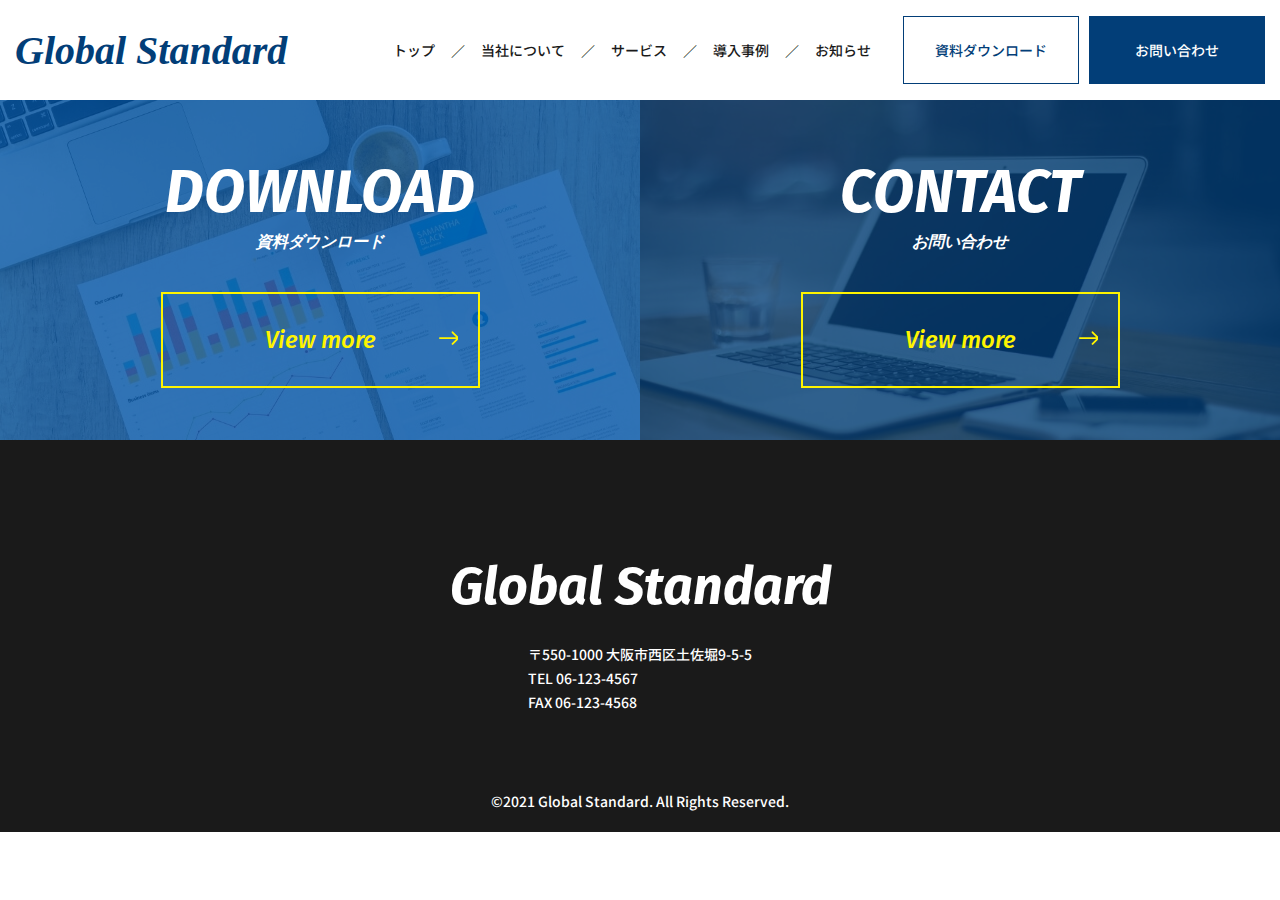
<file: index.html>
<!DOCTYPE html>
<html lang="ja" prefix="og: http://ogp.me/ns#">
<!-- OGP宣言 -->

<head>
    <meta charset="UTF-8">
    <meta name="viewport" content="width=device-width, initial-scale=1.0">
    <meta name="format-detection" content="telephone=no"><!-- 電話のリンクをしない設定 -->
    <title>Global Standard</title>
    <meta name="description" content="You Can Cheange The World - 世界で活躍できるグローバルな人材を育てる"><!-- 概要欄 -->

    <meta property="og:title" content="Global Standard"><!-- OGPタイトル -->
    <meta property="og:type" content="website">
    <meta property="og:url" content="https://example.com/"><!-- OGPサイトURL -->
    <meta property="og:image" content="https://example.com/img/ogp.png"><!-- OGPサムネイル -->
    <meta property="og:site_name" content="Global Standard"><!-- OGPサイトネーム -->
    <meta property="og:description" content=""><!-- OGPサイトの概要欄 -->
    <meta name="twitter:card" content="summary_large_image"><!-- OGP Twitterカード -->
   <!-- fontawesome -->
   <link rel="stylesheet" href="https://use.fontawesome.com/releases/v5.8.2/css/all.css?ver=5.8.2">
   <!-- Google Fonts -->
   <link rel="preconnect" href="https://fonts.googleapis.com">
   <link rel="preconnect" href="https://fonts.gstatic.com" crossorigin>
   <link
       href="https://fonts.googleapis.com/css2?family=Fira+Sans:ital,wght@1,700&family=Noto+Sans+JP:wght@400;500;700&display=swap"
       rel="stylesheet">
   <style>
       @import url('https://fonts.googleapis.com/css2?family=Fira+Sans:ital,wght@1,700&family=Noto+Sans+JP:wght@400;500;700&display=swap');
   </style>
   <!-- CSS -->
   <link rel="stylesheet" href="./css/style.css">
   <!-- ファビコンの設定 -->
   <!-- <link rel="icon" href=""> -->
</head>


<body>

   <header id="header">
       <div class="inner">
            <h1 class="header-logo">
                <a href="#">
                    <img src="/img/logo/company-logo.svg" alt="Global Standard">
                </a>
            </h1><!-- /.header-logo -->

           <nav class="header-nav">
               <ul class="nav-list">
                   <li class="nav-item"><a href="#" class="nav-item-link">トップ</a></li>
                   <li class="nav-item"><a href="#" class="nav-item-link">当社について</a></li>
                   <li class="nav-item"><a href="#" class="nav-item-link">サービス</a></li>
                   <li class="nav-item"><a href="#" class="nav-item-link">導入事例</a></li>
                   <li class="nav-item"><a href="#" class="nav-item-link">お知らせ</a></li>
                   <li class="nav-item-download btn btn-float"><a href="#" class="nav-item-link">資料ダウンロード</a></li>
                   <li class="nav-item-content btn btn-filled"><a href="#" class="nav-item-link">お問い合わせ</a></li>
               </ul>
               <!-- /.nav-list -->
           </nav>
           <!-- /.header-nav -->

           <!-- ドロワー 実装 -->
           <!-- ドロワーのアイコン部分 -->
          <a class="drawer-icon"><span></span></a>
           <!-- ドロワーの背景、マスク部分 -->
           <!-- <div class="drawer-background"></div> -->
           <!-- ドロワーの背景、コンテンツ部分 -->
           <nav class="drawer-nav">
               <ul class="drawer-nav-list">
                   <!-- ドロワーのアイテム部分 -->
                   <li class="drawer-nav-item"><a class="drawer-nav-item-link" href="#">トップ</a></li>
                   <li class="drawer-nav-item"><a class="drawer-nav-item-link" href="#">当社について</a></li>
                   <li class="drawer-nav-item"><a class="drawer-nav-item-link" href="#">サービス</a></li>
                   <li class="drawer-nav-item"><a class="drawer-nav-item-link" href="#">導入事例</a></li>
                   <li class="drawer-nav-item"><a class="drawer-nav-item-link" href="#">お知らせ</a></li>
                   <li class="drawer-nav-item btn btn-drawer-filled"><a class="drawer-nav-item-link"
                           href="#">資料ダウンロード</a></li>
                   <li class="drawer-nav-item btn btn-drawer-float"><a class="drawer-nav-item-link" href="#">お問い合わせ</a>
                   </li>
               </ul>
               <!-- ドロワー 実装-->
           </nav>
       </div><!-- /.inner -->
   </header>
   <!-- /#header -->



   <!-- footer-contents -->
   <div id="footer-contents">
       <div class="inner flex">
           <div class="footer-content footer-download">
               <div class="footer-head">
                   <h2 class="footer-title">download</h2>
                   <span class="footer-sub">資料ダウンロード</span>
               </div>
               <!-- /.footer-head -->
               <a class="btn btn-arrow-yellow">View more</a>
           </div>
           <!-- /.footer-content -->
           <div class="footer-content footer-faq">
               <div class="footer-head">
                   <h2 class="footer-title">contact</h2>
                   <span class="footer-sub">お問い合わせ</span>
               </div>
               <!-- /.footer-head -->
               <a class="btn btn-arrow-yellow">View more</a>
           </div>
           <!-- /.footer-content -->
       </div>
       <!-- /.inner -->
   </div>
   <!-- /#footer-contents -->


   <!-- footer -->
   <footer id="footer">
       <div class="inner">
           <div class="footer-container">
               <div class="footer-logo"><a href="#">Global Standard</a></div>
               <address class="footer-address">
                   〒550-1000 大阪市西区土佐堀9-5-5<br>
                   TEL 06-123-4567<br>
                   FAX 06-123-4568
               </address>
           </div>
           <small class="footer-copyright">&copy;2021 Global Standard. All Rights Reserved.</small>
           <!-- /.footer-copyright -->

       </div><!-- /inner -->
   </footer><!-- /footer -->

   <div class="floating">
       <a href="#"><i class="fas fa-chevron-up"></i></a>
   </div>


   <!-- JQuery -->
   <script src="https://ajax.googleapis.com/ajax/libs/jquery/3.6.0/jquery.min.js"></script>
   <!-- Main JS -->
   <script src="./js/script.js"></script>
</body>

</html>
</file>
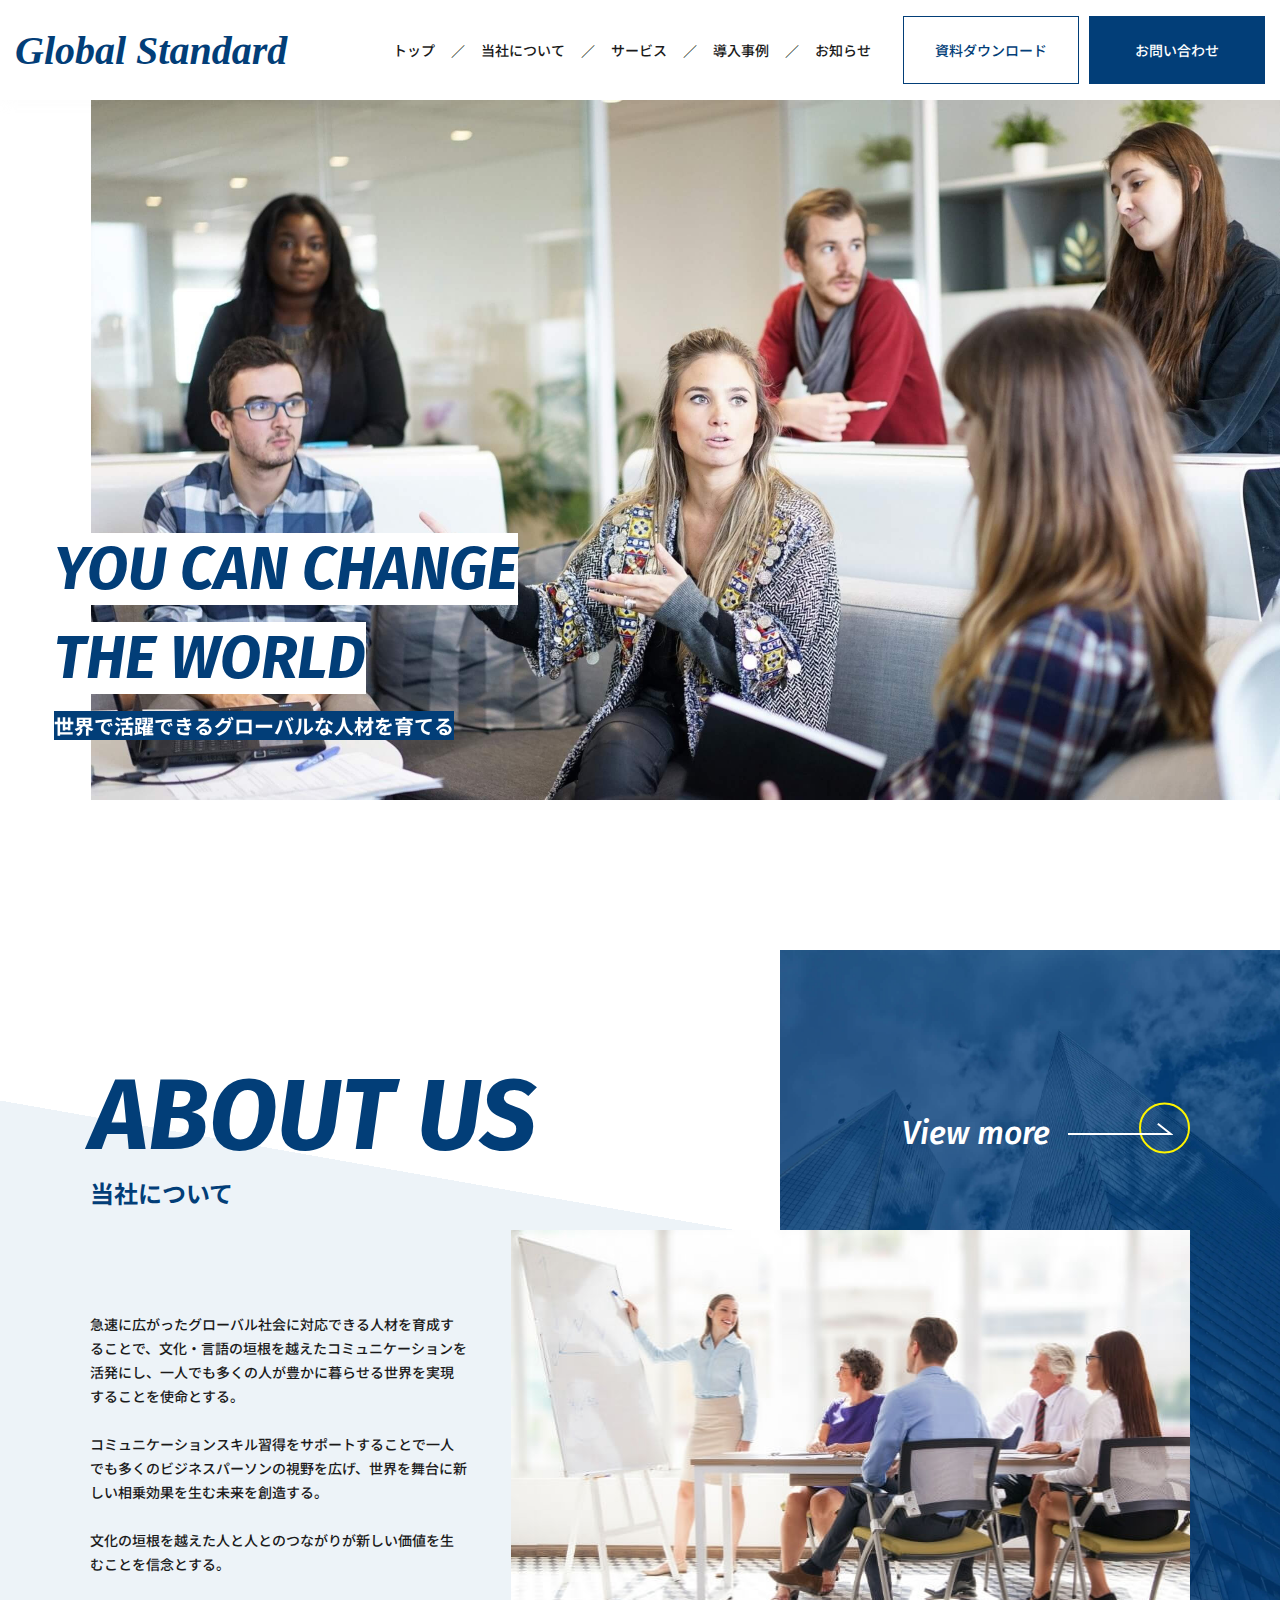
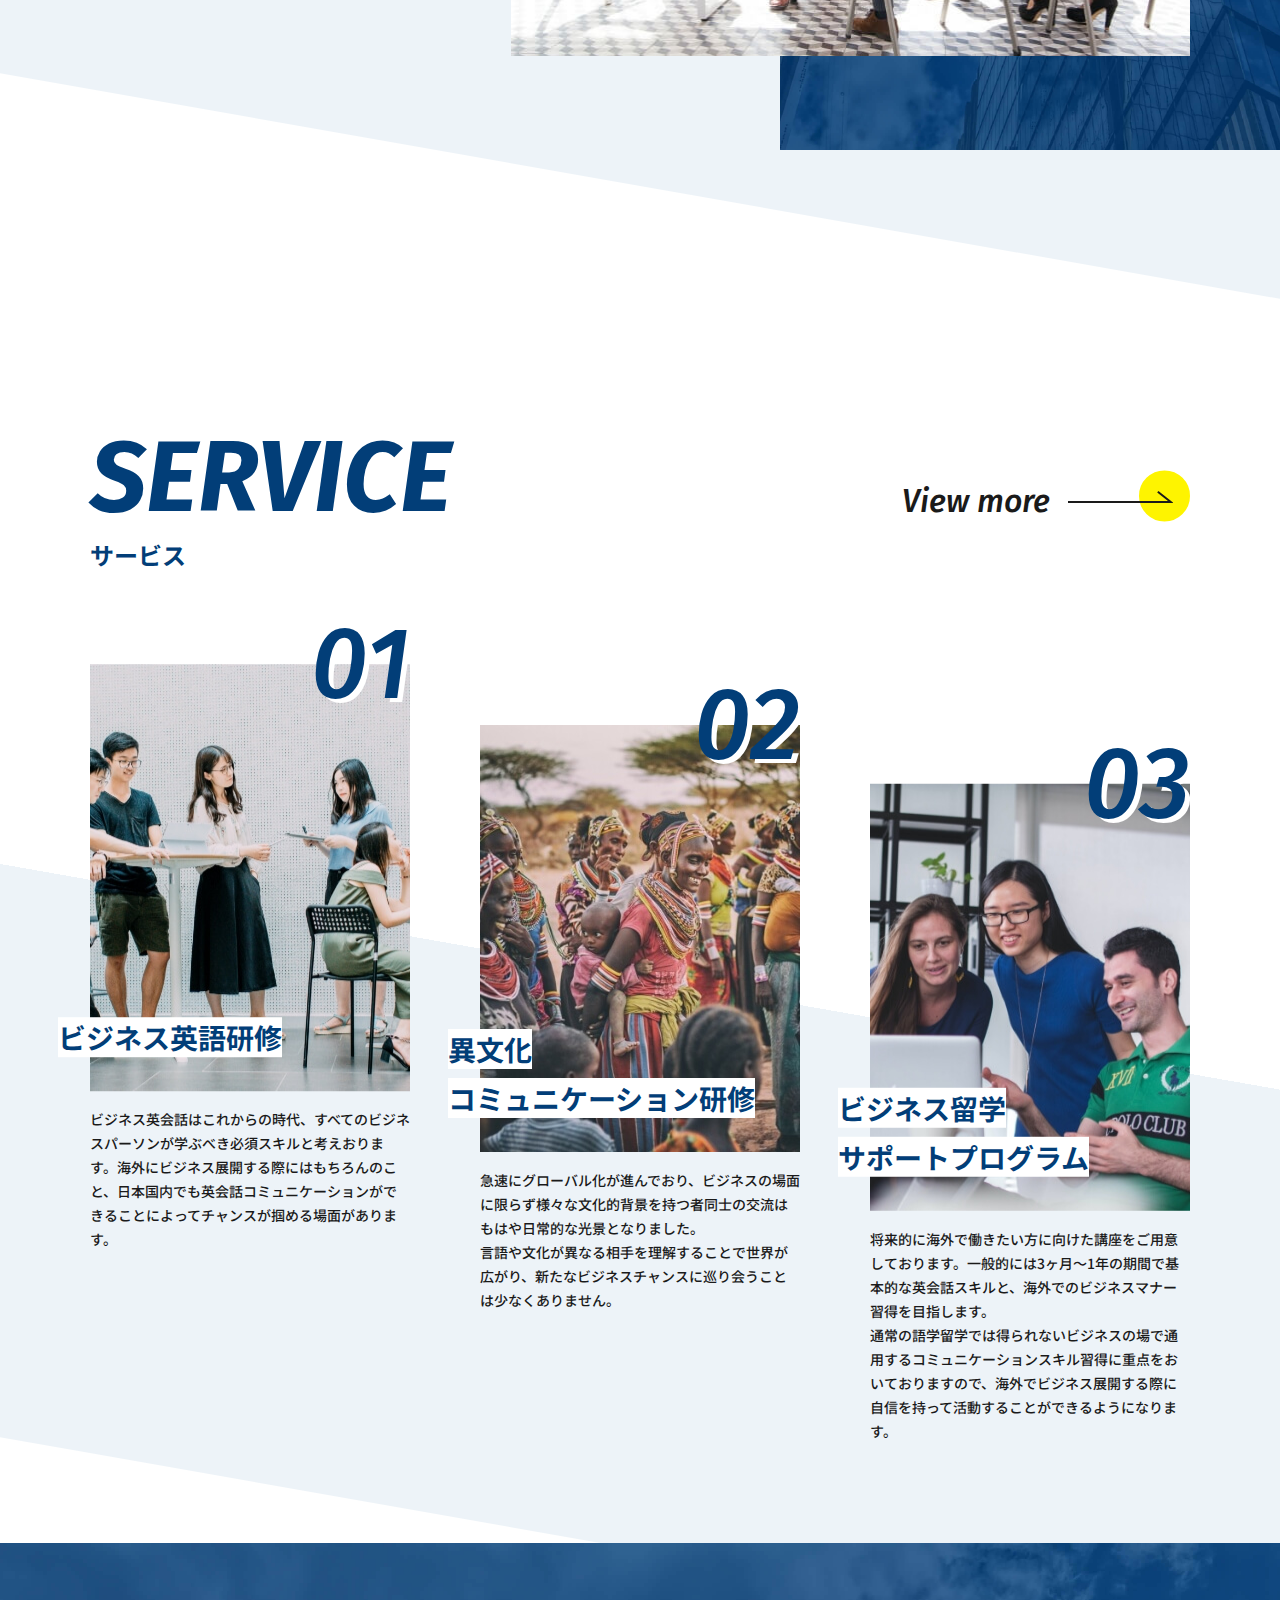
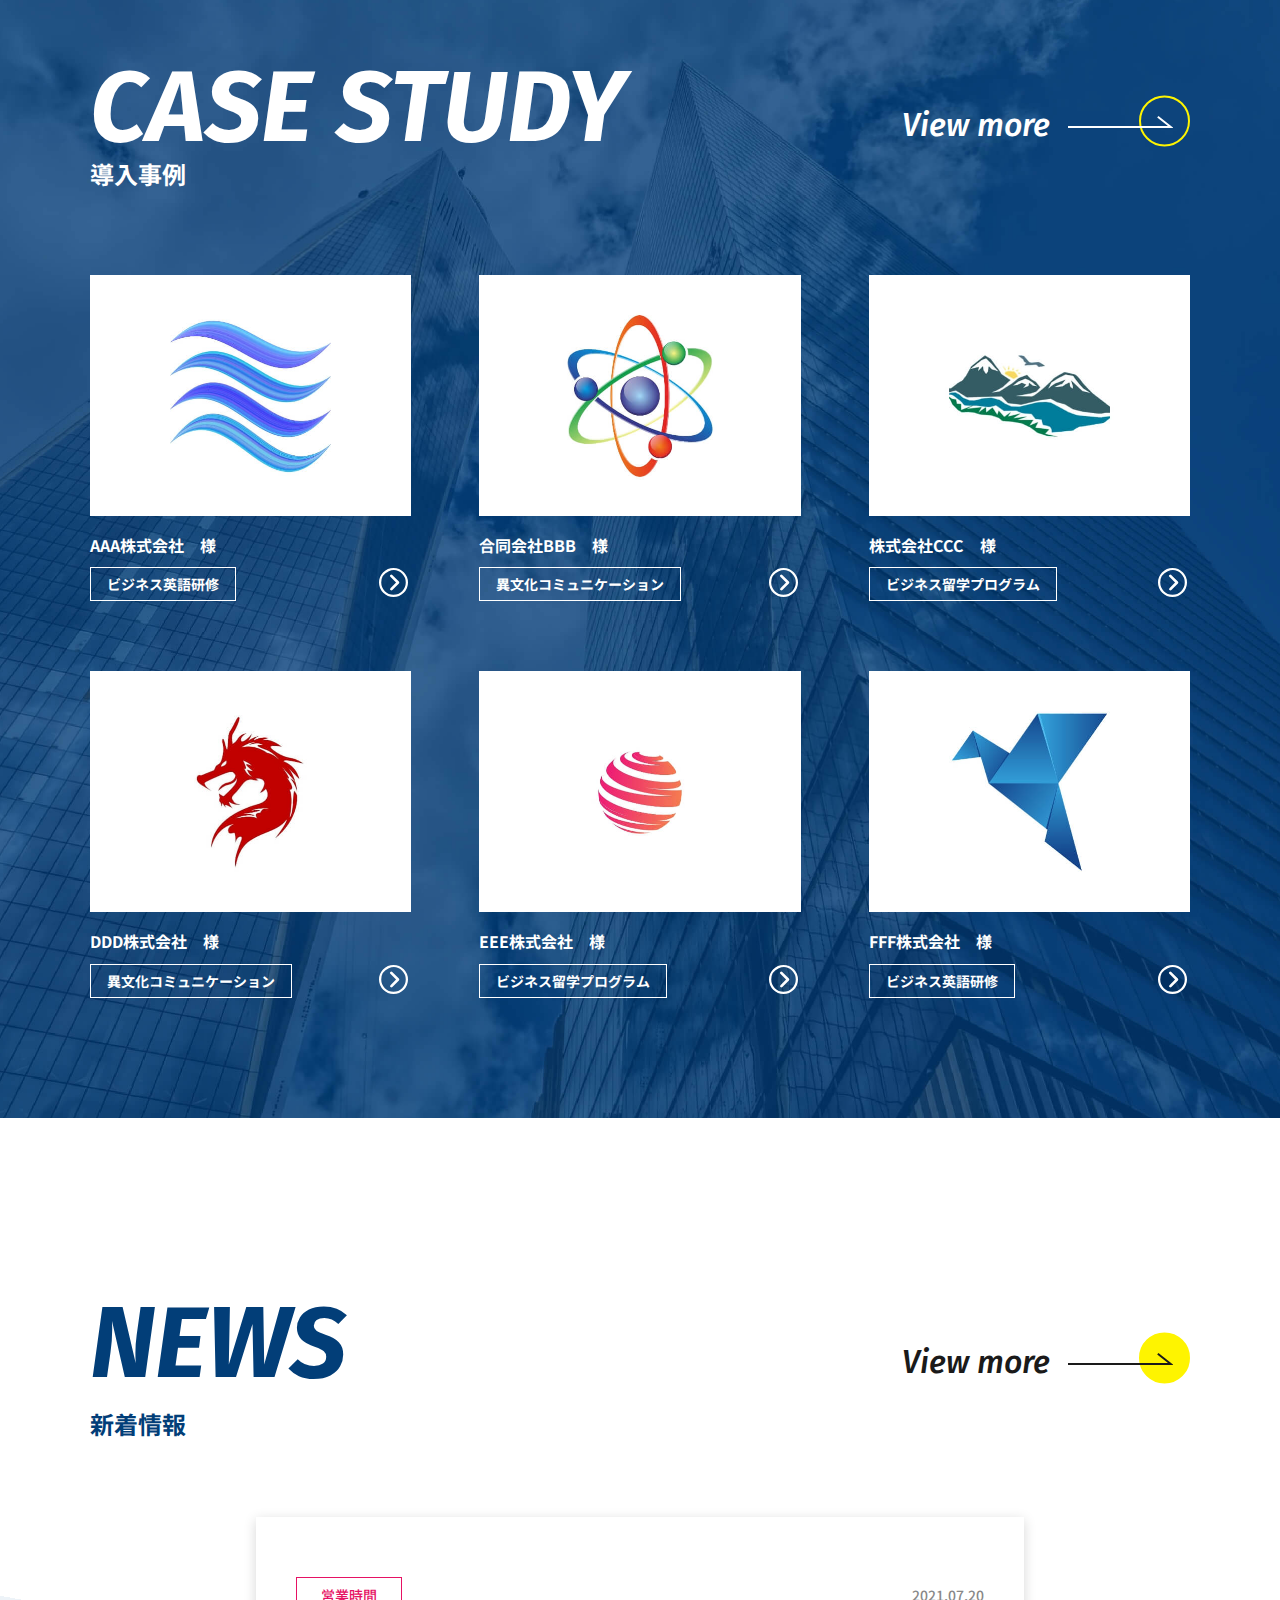
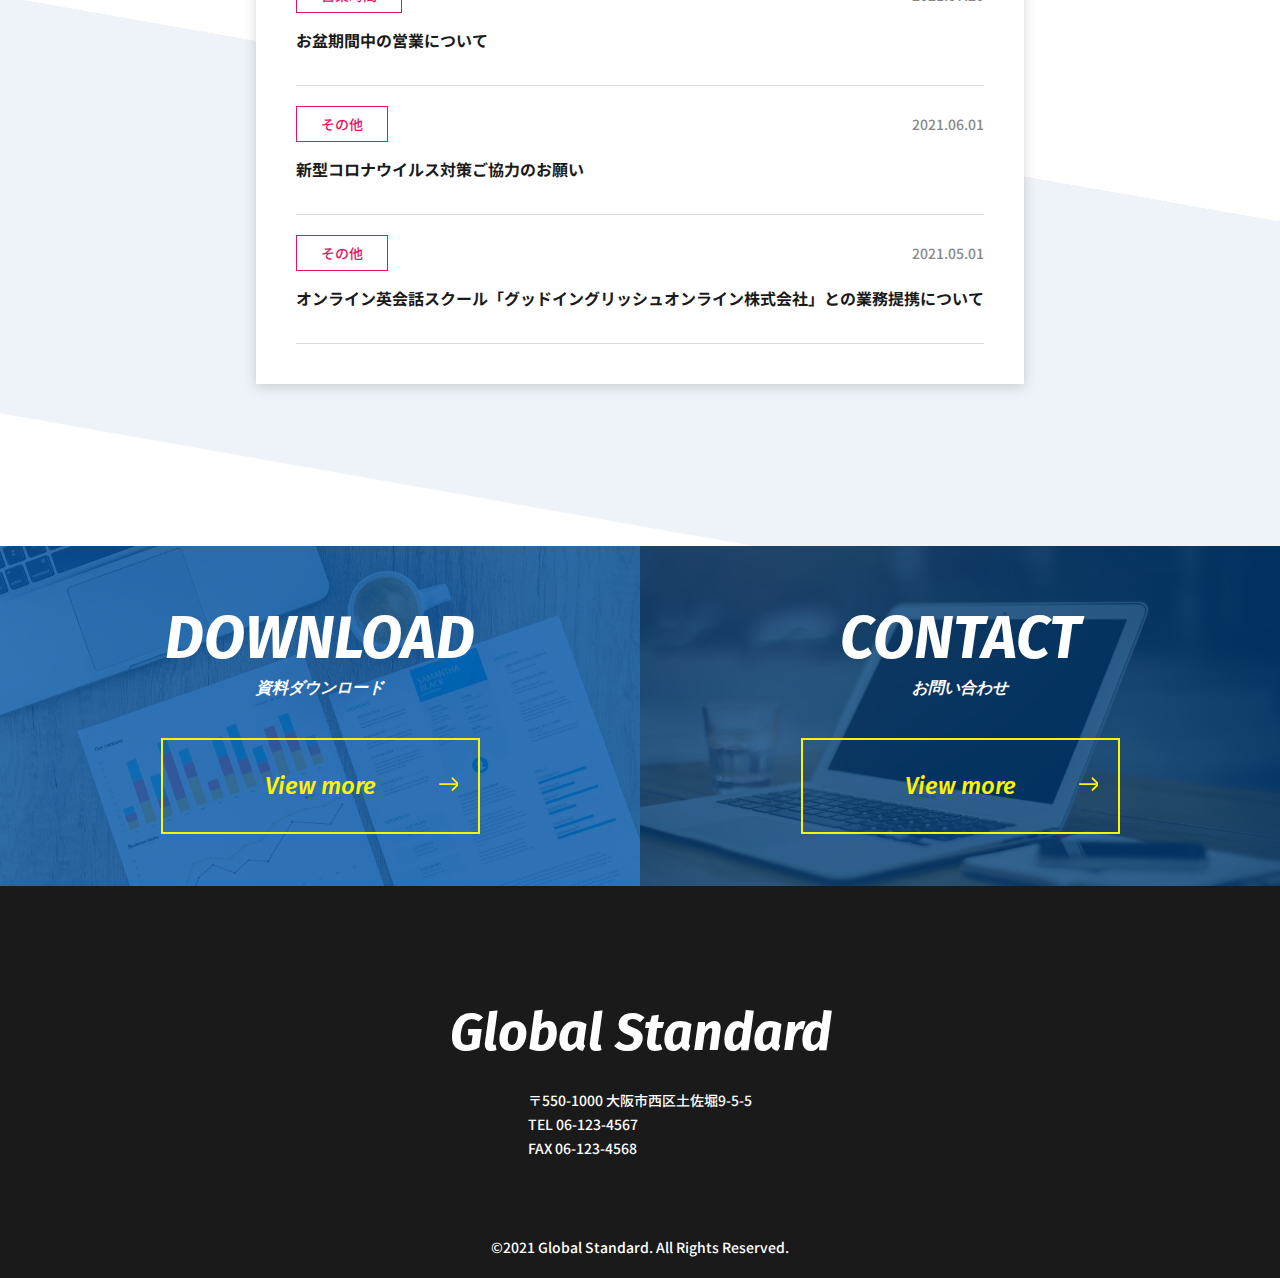
<file: front-page.html>
<!DOCTYPE html>
<html lang="ja" prefix="og: http://ogp.me/ns#">
<!-- OGP宣言 -->

<head>
    <meta charset="UTF-8">
    <meta name="viewport" content="width=device-width, initial-scale=1.0">
    <meta name="format-detection" content="telephone=no"><!-- 電話のリンクをしない設定 -->
    <title>Global Standard</title>
    <meta name="description" content="You Can Cheange The World - 世界で活躍できるグローバルな人材を育てる"><!-- 概要欄 -->

    <meta property="og:title" content="Global Standard"><!-- OGPタイトル -->
    <meta property="og:type" content="website">
    <meta property="og:url" content="https://example.com/"><!-- OGPサイトURL -->
    <meta property="og:image" content="https://example.com/img/ogp.png"><!-- OGPサムネイル -->
    <meta property="og:site_name" content="Global Standard"><!-- OGPサイトネーム -->
    <meta property="og:description" content=""><!-- OGPサイトの概要欄 -->
    <meta name="twitter:card" content="summary_large_image"><!-- OGP Twitterカード -->
    <!-- fontawesome -->
    <link rel="stylesheet" href="https://use.fontawesome.com/releases/v5.8.2/css/all.css?ver=5.8.2">
    <!-- swiper.js -->
    <link rel="stylesheet" href="https://cdn.jsdelivr.net/npm/swiper@8/swiper-bundle.min.css">
    <script src="https://cdn.jsdelivr.net/npm/swiper@8/swiper-bundle.min.js"></script>
    <!-- Google Fonts -->
    <link rel="preconnect" href="https://fonts.googleapis.com">
    <link rel="preconnect" href="https://fonts.gstatic.com" crossorigin>
    <link
        href="https://fonts.googleapis.com/css2?family=Fira+Sans:ital,wght@1,700&family=Noto+Sans+JP:wght@400;500;700&display=swap"
        rel="stylesheet">
    <style>
        @import url('https://fonts.googleapis.com/css2?family=Fira+Sans:ital,wght@1,700&family=Noto+Sans+JP:wght@400;500;700&display=swap');
    </style>
    <!-- CSS -->
    <link rel="stylesheet" href="./css/style.css">
    <!-- ファビコンの設定 -->
    <!-- <link rel="icon" href=""> -->
</head>


<body>

    <header id="header">
        <div class="inner">
             <h1 class="header-logo">
                <a href="/front-page.html">
                    <img src="/img/logo/company-logo.svg" alt="Global Standard">
                </a>
            </h1><!-- /.header-logo -->

            <nav class="header-nav">
                <ul class="nav-list">
                    <li class="nav-item"><a href="/front-page.html" class="nav-item-link">トップ</a></li>
                    <li class="nav-item"><a href="/page-about.html" class="nav-item-link">当社について</a></li>
                    <li class="nav-item"><a href="/page-service.html" class="nav-item-link">サービス</a></li>
                    <li class="nav-item"><a href="/page-case.html" class="nav-item-link">導入事例</a></li>
                    <li class="nav-item"><a href="/home.html" class="nav-item-link">お知らせ</a></li>
                    <li class="nav-item-download btn btn-float"><a href="/page-download.html" class="nav-item-link">資料ダウンロード</a></li>
                    <li class="nav-item-content btn btn-filled"><a href="/page-contact.html" class="nav-item-link">お問い合わせ</a></li>
                </ul>
                <!-- /.nav-list -->
            </nav>
            <!-- /.header-nav -->

            <!-- ドロワー 実装 -->
            <!-- ドロワーのアイコン部分 -->
            <a class="drawer-icon"><span></span></a>
            <!-- ドロワーの背景、マスク部分 -->
            <!-- <div class="drawer-background"></div> -->
            <!-- ドロワーの背景、コンテンツ部分 -->
            <nav class="drawer-nav">
                <ul class="drawer-nav-list">
                    <!-- ドロワーのアイテム部分 -->
                    <li class="drawer-nav-item"><a class="drawer-nav-item-link" href="/front-page.html">トップ</a></li>
                    <li class="drawer-nav-item"><a class="drawer-nav-item-link" href="/page-about.html">当社について</a></li>
                    <li class="drawer-nav-item"><a class="drawer-nav-item-link" href="/page-service.html">サービス</a></li>
                    <li class="drawer-nav-item"><a class="drawer-nav-item-link" href="/page-case.html">導入事例</a></li>
                    <li class="drawer-nav-item"><a class="drawer-nav-item-link" href="/home.html">お知らせ</a></li>
                    <li class="drawer-nav-item btn btn-drawer-filled"><a class="drawer-nav-item-link"
                            href="/page-download.html">資料ダウンロード</a></li>
                    <li class="drawer-nav-item btn btn-drawer-float"><a class="drawer-nav-item-link" href="/page-contact.html">お問い合わせ</a>
                    </li>
                </ul>
                <!-- ドロワー 実装-->
            </nav>
        </div><!-- /.inner -->
    </header>
    <!-- /#header -->

    <!-- mainvisual -->
    <div id="mainvisual">
        <div class="inner">
            <!-- Slider main container -->
            <div class="swiper">
                <!-- Additional required wrapper -->
                <ul class="swiper-wrapper">
                    <!-- Slides -->
                    <li class="swiper-slide">
                        <picture class="mainvisual-picture">
                            <source srcset="/img/x2/mv-1.jpg" media="(min-width: 768px)">
                            <img src="/img/sp/hero1.jpg" alt="写真1枚目">
                        </picture>
                    </li>
                    <li class="swiper-slide">
                        <picture class="mainvisual-picture">
                            <source srcset="/img/x2/mv-2.jpg" media="(min-width: 768px)">
                            <img src="/img/sp/hero2.jpg" alt="写真2枚目">
                        </picture>
                    </li>
                    <li class="swiper-slide">
                        <picture class="mainvisual-picture">
                            <source srcset="/img/x2/mv-3.jpg" media="(min-width: 768px)">
                            <img src="/img/sp/hero3.jpg" alt="写真3枚目">
                        </picture>
                    </li>
                </ul>
            </div>
            <div class="mainvisual-text-container">
                <p class="mainvisual-title"><span>YOU&nbsp;CAN&nbsp;<br class="is-xsp">CHANGE<br>THE&nbsp;WORLD</span></p>
                <p class="mainvisual-sub"><span>世界で活躍できるグローバルな人材を育てる</span></p>
            </div>
            <!-- /.mainvisual-text-container -->
        </div>
        <!-- /.inner -->
    </div>
    <!-- /#mainvisual -->

    <main>
        <section id="about" class="about section about-background-skew section-background-skew">
            <div class="about-background-area">
                <div class="about-background-right"></div><!-- /.about-background -->
            </div>
            <div class="inner">
                <div class="about-head flex">
                    <div class="about-titles">
                        <h2 class="about-title section-title">about&nbsp;us</h2>
                        <p class="about-sub section-sub">当社について</p>
                    </div><!-- /.about-titles -->
                    <a href="#" class="more-wh is-pc"><span class="more-arrow-wh is-pc"></span>View
                        more</a>
                </div>
                <!-- /.about-head -->
                <div class="about-body flex">
                    <div class="about-text-box">
                        <p class="about-text">
                            急速に広がったグローバル社会に対応できる人材を育成することで、文化・言語の垣根を越えたコミュニケーションを活発にし、一人でも多くの人が豊かに暮らせる世界を実現することを使命とする。
                        </p>
                        <p class="about-text">コミュニケーションスキル習得をサポートすることで一人でも多くのビジネスパーソンの視野を広げ、世界を舞台に新しい相乗効果を生む未来を創造する。</p>
                        <p class="about-text">文化の垣根を越えた人と人とのつながりが新しい価値を生むことを信念とする。</p>
                    </div>
                    <!-- /.about-text-box -->
                    <!-- /.about-text -->
                    <div class="about-footer">
                        <img src="/img/img-company.jpg" alt="">
                        <div class="about-footer-link">
                            <a href="#" class="more-wh display-hidden-active"><span class="more-arrow-wh display-hidden-active"></span>View more</a>
                        </div>
                        <div class="about-background-right-sp"></div>
                    </div>
                    <!-- /.about-img -->
                </div>
                <!-- /.about-body -->
            </div>
            <!-- /.inner -->
        </section>
        <!-- /#about.about section -->

        <!-- service -->

        <section id="service" class="service section-background-skew service-background-skew">
            <div class="service-head-container inner">
                <div class="service-head flex">
                    <div class="service-section-titles">
                        <h2 class="service-section-title section-title">service</h2>
                        <div class="service-sub section-sub">サービス</div>
                    </div>
                    <!-- /.service-section-titles -->
                    <a href="#" class="more-bl is-pc"><span class="more-arrow-bl is-pc"></span>View more</a>
                </div>
                <!-- /.sercice-head -->
            </div>
            <!-- /.inner -->

            <div class="inner">
                <ul class="service-list">
                    <li class="service-item">
                        <div class="service-item-head">
                            <div class="service-item-numbertag">01</div>
                            <div class="service-item-img service-item-img-01">
                                <img src="/img/img-service01.jpg" alt="">
                            </div>
                            <h3 class="service-subtitle"><span>ビジネス英語研修</span></h3>
                        </div>
                        <div class="service-item-body">
                            <p class="service-text service-text-01">
                                ビジネス英会話はこれからの時代、すべてのビジネスパーソンが学ぶべき必須スキルと考えおります。海外にビジネス展開する際にはもちろんのこと、日本国内でも英会話コミュニケーションができることによってチャンスが掴める場面があります。
                            </p>
                        </div>
                    </li>
                    <li class="service-item">
                        <div class="service-item-head">
                            <div class="service-item-numbertag">02</div>
                            <div class="service-item-img service-item-img-02">
                                <img src="/img/img-service02.jpg" alt="">
                            </div>
                            <div class="service-subtitle">
                                <h3 class="service-subtitle-1"><span>異文化</span></h3>
                                <h3 class="service-subtitle-2"><span>コミュニケーション研修</span></h3>
                            </div>
                        </div>
                        <div class="service-item-body">
                            <p class="service-text service-text-02">急速にグローバル化が進んでおり、ビジネスの場面に限らず様々な文化的背景を持つ者同士の交流はもはや日常的な光景となりました。<br>
                                言語や文化が異なる相手を理解することで世界が広がり、新たなビジネスチャンスに巡り会うことは少なくありません。</p>
                        </div>
                    </li>
                    <li class="service-item">
                        <div class="service-item-head">
                            <div class="service-item-numbertag">03</div>
                            <div class="service-item-img service-item-img-03">
                                <img src="/img/img-service03.jpg" alt="">
                            </div>
                            <div class="service-subtitle">
                                <h3 class="service-subtitle-1"><span>ビジネス留学</span></h3>
                                <h3 class="service-subtitle-2"><span>サポートプログラム</span></h3>
                            </div>
                        </div>
                        <div class="service-item-body">
                            <p class="service-text service-text-03">
                                将来的に海外で働きたい方に向けた講座をご用意しております。一般的には3ヶ月〜1年の期間で基本的な英会話スキルと、海外でのビジネスマナー習得を目指します。<br>
                                通常の語学留学では得られないビジネスの場で通用するコミュニケーションスキル習得に重点をおいておりますので、海外でビジネス展開する際に自信を持って活動することができるようになります。
                            </p>
                        </div>
                    </li>
                </ul>
                <!-- /.service-list -->
                <div class="service-footer">
                    <a href="#" class="more-bl display-hidden-active"><span class="more-arrow-bl display-hidden-active"></span>View more</a>
                </div>
            </div>
            <!-- /.inner -->
        </section>
        <!-- /#secrvice.service -->

        <!-- casestudy -->

        <section id="casestudy" class="casestudy section">
            <div class="inner">
                <div class="casestudy-head flex">
                    <div class="casestudy-titles">
                        <h2 class="casestudy-title section-title">case study</h2>
                        <div class="casestudy-sub section-sub">導入事例</div>
                    </div>
                    <!-- /.casestudy-titles -->
                    <a href="#" class="more-wh is-pc"><span class="more-arrow-wh is-pc"></span>View more</a>
                </div>
                <!-- /.casestudy-head flex -->
                <ul class="casestudy-list">

                    <li class="casestudy-item">
                        <a href="#" class="casestudy-item-link">
                            <div class="casestudy-item-head">
                                <img src="/img/logo/img-case01.jpg" alt="">
                            </div>
                            <!-- /.casestudy-item-head -->
                            <div class="casestudy-item-body">
                                <p class="casestudy-item-title">AAA株式会社&emsp;様</p>
                                <div class="casestudy-link">
                                    <p class="casestudy-item-category">ビジネス英語研修</p>
                                    <span class="casestudy-item-arrow"></span>
                                </div>
                            </div>
                            <!-- /.casestudy-item-body -->
                        </a>
                        <!-- /.casestudy-item-link -->
                    </li>

                    <li class="casestudy-item">
                        <a href="#" class="casestudy-item-link">
                            <div class="casestudy-item-head">
                                <img src="/img/logo/img-case02.jpg" alt="">
                            </div>
                            <!-- /.casestudy-item-head -->
                            <div class="casestudy-item-body">
                                <p class="casestudy-item-title">合同会社BBB&emsp;様</p>
                                <div class="casestudy-link">
                                    <p class="casestudy-item-category">異文化コミュニケーション</p>
                                    <span class="casestudy-item-arrow"></span>
                                </div>
                            </div>
                            <!-- /.casestudy-item-body -->
                        </a>
                        <!-- /.casestudy-item-link -->
                    </li>
                    <li class="casestudy-item">
                        <a href="#" class="casestudy-item-link">
                            <div class="casestudy-item-head">
                                <img src="/img/logo/img-case03.jpg" alt="">
                            </div>
                            <!-- /.casestudy-item-head -->
                            <div class="casestudy-item-body">
                                <p class="casestudy-item-title">株式会社CCC&emsp;様</p>
                                <div class="casestudy-link">
                                    <p class="casestudy-item-category">ビジネス留学プログラム</p>
                                    <span class="casestudy-item-arrow"></span>
                                </div>
                            </div>
                            <!-- /.casestudy-item-body -->
                        </a>
                        <!-- /.casestudy-item-link -->
                    </li>
                    <li class="casestudy-item">
                        <a href="#" class="casestudy-item-link">
                            <div class="casestudy-item-head">
                                <img src="/img/logo/img-case04.jpg" alt="">
                            </div>
                            <!-- /.casestudy-item-head -->
                            <div class="casestudy-item-body">
                                <p class="casestudy-item-title">DDD株式会社&emsp;様</p>
                                <div class="casestudy-link">
                                    <p class="casestudy-item-category">異文化コミュニケーション</p>
                                    <span class="casestudy-item-arrow"></span>
                                </div>
                            </div>
                            <!-- /.casestudy-item-body -->
                        </a>
                        <!-- /.casestudy-item-link -->
                    </li>
                    <li class="casestudy-item">
                        <a href="#" class="casestudy-item-link">
                            <div class="casestudy-item-head">
                                <img src="/img/logo/img-case05.jpg" alt="">
                            </div>
                            <!-- /.casestudy-item-head -->
                            <div class="casestudy-item-body">
                                <p class="casestudy-item-title">EEE株式会社&emsp;様</p>
                                <div class="casestudy-link">
                                    <p class="casestudy-item-category">ビジネス留学プログラム</p>
                                    <span class="casestudy-item-arrow"></span>
                                </div>
                            </div>
                            <!-- /.casestudy-item-body -->
                        </a>
                        <!-- /.casestudy-item-link -->
                    </li>
                    <li class="casestudy-item">
                        <a href="#" class="casestudy-item-link">
                            <div class="casestudy-item-head">
                                <img src="/img/logo/img-case06.jpg" alt="">
                            </div>
                            <!-- /.casestudy-item-head -->
                            <div class="casestudy-item-body">
                                <p class="casestudy-item-title">FFF株式会社&emsp;様</p>
                                <div class="casestudy-link">
                                    <p class="casestudy-item-category">ビジネス英語研修</p>
                                    <span class="casestudy-item-arrow"></span>
                                </div>
                            </div>
                            <!-- /.casestudy-item-body -->
                        </a>
                        <!-- /.casestudy-item-link -->
                    </li>
                </ul>
                <!-- /.casestudy-list -->
                <div class="casestudy-footer">
                    <a href="#" class="more-wh display-hidden-active"><span class="more-arrow-wh display-hidden-active"></span>View more</a>
                </div>
            </div>
            <!-- /.inner -->
        </section>
        <!-- /#casestudy.casestudy section -->

        <!-- news -->

        <section id="news" class="news section section-background-skew news-background-skew">
            <div class="news-inner inner">
                <div class="news-head flex">
                    <div class="news-titles">
                        <h2 class="news-section-title section-title">news</h2>
                        <div class="news-section-sub section-sub">新着情報</div>
                    </div>
                    <a href="#" class="more-bl is-pc"><span class="more-arrow-bl is-pc"></span>View more</a>
                </div>
                <!-- /.news-head flex -->
                <div class="news-body">
                    <ul class="news-list">
                        <li class="news-item">
                            <a href="#" class="news-item-link">
                                <div class="news-item-head">
                                    <p class="news-item-category">営業時間</p>
                                    <p class="news-item-date"><time datetime="2021-07-20"></time>2021.07.20</p>
                                </div>
                                <div class="news-item-body">
                                    <h3 class="news-item-title">お盆期間中の営業について</h3>
                                </div>
                            </a>
                        </li>
                        <li class="news-item">
                            <a href="#" class="news-item-link">
                                <div class="news-item-head">
                                    <p class="news-item-category">その他</p>
                                    <p class="news-item-date"><time datetime="2021-06-01"></time>2021.06.01</p>
                                </div>
                                <div class="news-item-body">
                                    <h3 class="news-item-title">新型コロナウイルス対策ご協力のお願い</h3>
                                </div>
                            </a>
                        </li>
                        <li class="news-item">
                            <a href="#" class="news-item-link">
                                <div class="news-item-head">
                                    <p class="news-item-category">その他</p>
                                    <p class="news-item-date"><time datetime="2021-05-01"></time>2021.05.01</p>
                                </div>
                                <div class="news-item-body">
                                    <h3 class="news-item-title">オンライン英会話スクール「グッドイングリッシュオンライン株式会社」との業務提携について</h3>
                                </div>
                            </a>
                        </li>
                    </ul>
                    <!-- /.news-list -->
                </div>
                <!-- /.news-body -->
                <div class="news-footer">
                    <a href="#" class="more-bl display-hidden-active"><span class="more-arrow-bl display-hidden-active"></span>View more</a>
                </div>
            </div>
            <!-- /.inner -->
        </section>
        <!-- /#news.news section -->



    </main>

    <!-- footer-contents -->
    <div id="footer-contents">
        <div class="inner flex">
            <div class="footer-content footer-download">
                <div class="footer-head">
                    <h2 class="footer-title">download</h2>
                    <span class="footer-sub">資料ダウンロード</span>
                </div>
                <!-- /.footer-head -->
                <a class="btn btn-arrow-yellow" href="/page-download.html">View more</a>
            </div>
            <!-- /.footer-content -->
            <div class="footer-content footer-faq">
                <div class="footer-head">
                    <h2 class="footer-title">contact</h2>
                    <span class="footer-sub">お問い合わせ</span>
                </div>
                <!-- /.footer-head -->
                <a class="btn btn-arrow-yellow" href="/page-contact.html">View more</a>
            </div>
            <!-- /.footer-content -->
        </div>
        <!-- /.inner -->
    </div>
    <!-- /#footer-contents -->


    <!-- footer -->
    <footer id="footer">
        <div class="inner">
            <div class="footer-container">
                <div class="footer-logo"><a href="#">Global Standard</a></div>
                <address class="footer-address">
                    〒550-1000 大阪市西区土佐堀9-5-5<br>
                    TEL 06-123-4567<br>
                    FAX 06-123-4568
                </address>
            </div>
            <small class="footer-copyright">&copy;2021 Global Standard. All Rights Reserved.</small>
            <!-- /.footer-copyright -->

        </div><!-- /inner -->
    </footer><!-- /footer -->

    <div class="floating">
        <a href="#"><i class="fas fa-chevron-up"></i></a>
    </div>


    <!-- JQuery -->
    <script src="https://ajax.googleapis.com/ajax/libs/jquery/3.6.0/jquery.min.js"></script>
    <!-- Main JS -->
    <script src="./js/script.js"></script>
</body>

</html>
</file>
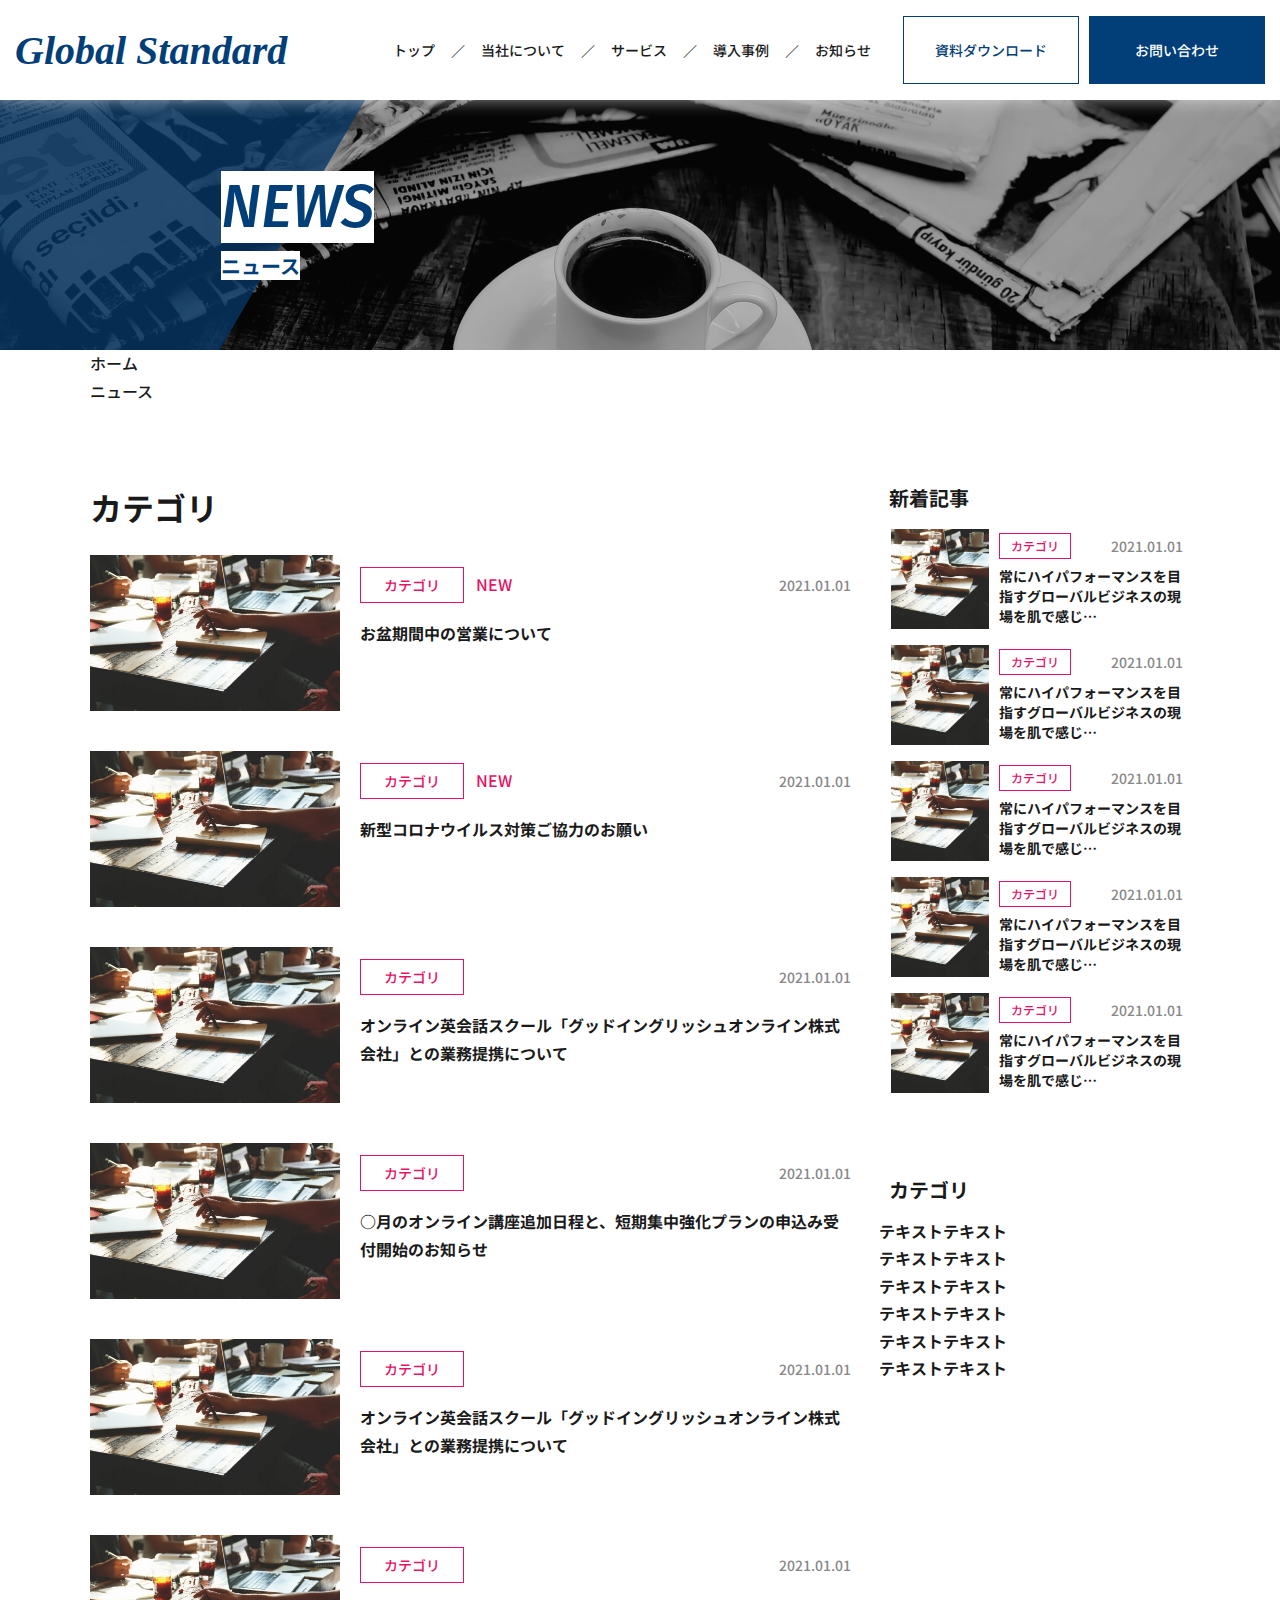
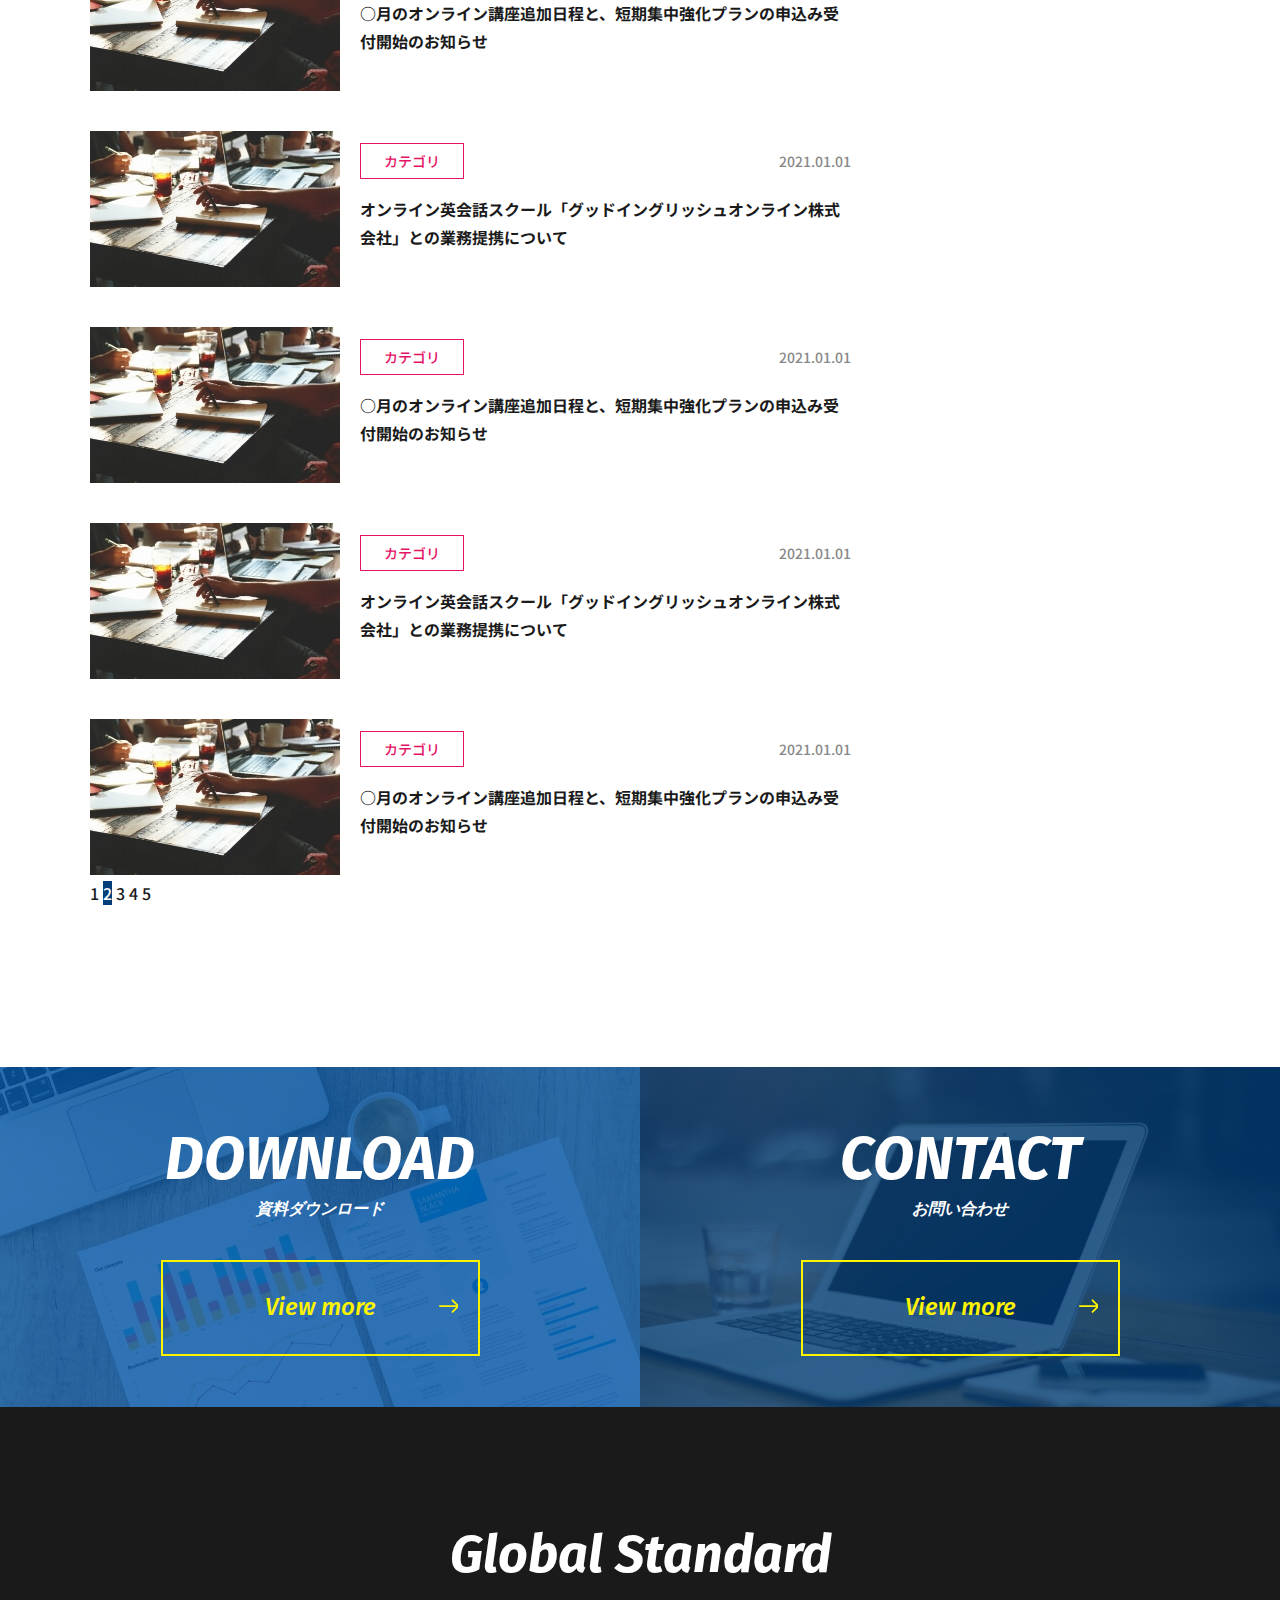
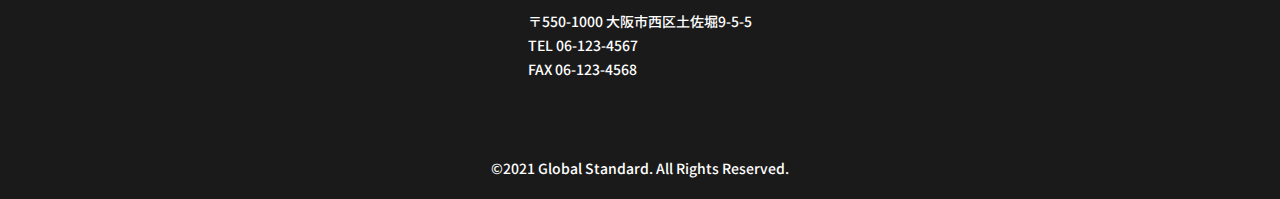
<file: home.html>
<!DOCTYPE html>
<html lang="ja" prefix="og: http://ogp.me/ns#">
<!-- OGP宣言 -->

<head>
    <meta charset="UTF-8">
    <meta name="viewport" content="width=device-width, initial-scale=1.0">
    <meta name="format-detection" content="telephone=no"><!-- 電話のリンクをしない設定 -->
    <title>Global Standard -news- </title>
    <meta name="description" content="You Can Cheange The World - 世界で活躍できるグローバルな人材を育てる"><!-- 概要欄 -->

    <meta property="og:title" content="Global Standard -news- "><!-- OGPタイトル -->
    <meta property="og:type" content="website">
    <meta property="og:url" content="https://example.com/"><!-- OGPサイトURL -->
    <meta property="og:image" content="https://example.com/img/ogp.png"><!-- OGPサムネイル -->
    <meta property="og:site_name" content="Global Standard"><!-- OGPサイトネーム -->
    <meta property="og:description" content=""><!-- OGPサイトの概要欄 -->
    <meta name="twitter:card" content="summary_large_image"><!-- OGP Twitterカード -->
    <!-- fontawesome -->
    <link rel="stylesheet" href="https://use.fontawesome.com/releases/v5.8.2/css/all.css?ver=5.8.2">
    <!-- Google Fonts -->
    <link rel="preconnect" href="https://fonts.googleapis.com">
    <link rel="preconnect" href="https://fonts.gstatic.com" crossorigin>
    <link
        href="https://fonts.googleapis.com/css2?family=Fira+Sans:ital,wght@1,700&family=Noto+Sans+JP:wght@400;500;700&display=swap"
        rel="stylesheet">
    <style>
        @import url('https://fonts.googleapis.com/css2?family=Fira+Sans:ital,wght@1,700&family=Noto+Sans+JP:wght@400;500;700&display=swap');
    </style>
    <!-- CSS -->
    <link rel="stylesheet" href="./css/style.css">
    <!-- ファビコンの設定 -->
    <!-- <link rel="icon" href=""> -->
</head>

<body>

    <header id="header">
        <div class="inner">
             <h1 class="header-logo">
                <a href="#">
                    <img src="/img/logo/company-logo.svg" alt="Global Standard">
                </a>
            </h1><!-- /.header-logo -->

            <nav class="header-nav">
                <ul class="nav-list">
                    <li class="nav-item"><a href="#" class="nav-item-link">トップ</a></li>
                    <li class="nav-item"><a href="#" class="nav-item-link">当社について</a></li>
                    <li class="nav-item"><a href="#" class="nav-item-link">サービス</a></li>
                    <li class="nav-item"><a href="#" class="nav-item-link">導入事例</a></li>
                    <li class="nav-item"><a href="#" class="nav-item-link">お知らせ</a></li>
                    <li class="nav-item-download btn btn-float"><a href="#" class="nav-item-link">資料ダウンロード</a></li>
                    <li class="nav-item-content btn btn-filled"><a href="#" class="nav-item-link">お問い合わせ</a></li>
                </ul>
                <!-- /.nav-list -->
            </nav>
            <!-- /.header-nav -->

            <!-- ドロワー 実装 -->
            <!-- ドロワーのアイコン部分 -->
            <a class="drawer-icon"><span></span></a>
            <!-- ドロワーの背景、マスク部分 -->
            <!-- <div class="drawer-background"></div> -->
            <!-- ドロワーの背景、コンテンツ部分 -->
            <nav class="drawer-nav">
                <ul class="drawer-nav-list">
                    <!-- ドロワーのアイテム部分 -->
                    <li class="drawer-nav-item"><a class="drawer-nav-item-link" href="#">トップ</a></li>
                    <li class="drawer-nav-item"><a class="drawer-nav-item-link" href="#">当社について</a></li>
                    <li class="drawer-nav-item"><a class="drawer-nav-item-link" href="#">サービス</a></li>
                    <li class="drawer-nav-item"><a class="drawer-nav-item-link" href="#">導入事例</a></li>
                    <li class="drawer-nav-item"><a class="drawer-nav-item-link" href="#">お知らせ</a></li>
                    <li class="drawer-nav-item btn btn-drawer-filled"><a class="drawer-nav-item-link"
                            href="#">資料ダウンロード</a>
                    </li>
                    <li class="drawer-nav-item btn btn-drawer-float"><a class="drawer-nav-item-link" href="#">お問い合わせ</a>
                    </li>
                </ul>
                <!-- ドロワー 実装-->
            </nav>
        </div><!-- /.inner -->
    </header>
    <!-- /#header -->
    <!-- news-mainvisual -->
    <div class="news-mainvisual mv">
        <div class="news-background-img mv-background-img"></div>
        <div class="news-title-area mv-title-area">
            <h2 class="news-homeTitle section-title mv-title"><span>news</span></h2>
            <p class="news-homeSub section-sub mv-subtitle"><span>ニュース</span></p>
        </div>
    </div>
    <!-- news-mainvisual -->

    <!-- breadclumb -->
    <div class="breadclumb">
        <div class="inner">
            <ul class="breadclumb-tag-list">
                <li class="breadclumb-item"><a href="#" class="breadclumb-item-link">ホーム</a></li>
                <li class="breadclumb-item"><a href="#" class="breadclumb-item-link">ニュース</a></li>
            </ul>
        </div>
    </div>
    <!-- /.breadclumb -->

    <div class="bg-wrapper inner">
        <!-- main -->
        <main class="main">
            <section id="news" class="news-home section">
                <h2 class="news-title">カテゴリ</h2>
                <ul class="news-homeList">
                    <li class="news-homeItem">
                        <a href="#" class="news-homeItem-link">
                            <div class="news-homeItem-img">
                                <img src="/img/icatch-news.jpg" alt="icatch-news.jpg">
                            </div><!-- /.news-homeItem-img -->
                            <div class="news-homeItem-main">
                                <div class="news-homeItem-head">
                                    <p class="news-homeItem-meta-category">カテゴリ</p>
                                    <span class="news-homeItem-meta-new">new</span>
                                    <time class="news-homeItem-meta-time" datetime="2021-01-01">2021.01.01</time>
                                </div><!-- /.news-homeItem-head -->
                                <div class="news-homeItem-body">
                                    <h3 class="news-homeItem-title">お盆期間中の営業について</h3><!-- /.news-homeItem-title -->
                                </div>
                                <!-- /.news-homeItem-body -->
                            </div><!-- /.news-homeItem-main -->
                        </a><!-- /.news-homeItem-link -->
                    </li><!-- /.news-homeItem -->
                    <li class="news-homeItem">
                        <a href="#" class="news-homeItem-link">
                            <div class="news-homeItem-img">
                                <img src="/img/icatch-news.jpg" alt="icatch-news.jpg">
                            </div><!-- /.news-homeItem-img -->
                            <div class="news-homeItem-main">
                                <div class="news-homeItem-head">
                                    <p class="news-homeItem-meta-category">カテゴリ</p>
                                    <span class="news-homeItem-meta-new">new</span>
                                    <time class="news-homeItem-meta-time" datetime="2021-01-01">2021.01.01</time>
                                </div><!-- /.news-homeItem-head -->
                                <div class="news-homeItem-body">
                                    <h3 class="news-homeItem-title">新型コロナウイルス対策ご協力のお願い</h3><!-- /.news-homeItem-title -->
                                </div>
                                <!-- /.news-homeItem-body -->
                            </div><!-- /.news-homeItem-main -->
                        </a><!-- /.news-homeItem-link -->
                    </li><!-- /.news-homeItem -->
                    <li class="news-homeItem">
                        <a href="#" class="news-homeItem-link">
                            <div class="news-homeItem-img">
                                <img src="/img/icatch-news.jpg" alt="icatch-news.jpg">
                            </div><!-- /.news-homeItem-img -->
                            <div class="news-homeItem-main">
                                <div class="news-homeItem-head">
                                    <p class="news-homeItem-meta-category">カテゴリ</p>
                                    <time class="news-homeItem-meta-time" datetime="2021-01-01">2021.01.01</time>
                                </div><!-- /.news-homeItem-head -->
                                <div class="news-homeItem-body">
                                    <h3 class="news-homeItem-title">オンライン英会話スクール「グッドイングリッシュオンライン株式会社」との業務提携について</h3><!-- /.news-homeItem-title -->
                                </div>
                                <!-- /.news-homeItem-body -->
                            </div><!-- /.news-homeItem-main -->
                        </a><!-- /.news-homeItem-link -->
                    </li><!-- /.news-homeItem -->
                    <li class="news-homeItem">
                        <a href="#" class="news-homeItem-link">
                            <div class="news-homeItem-img">
                                <img src="/img/icatch-news.jpg" alt="icatch-news.jpg">
                            </div><!-- /.news-homeItem-img -->
                            <div class="news-homeItem-main">
                                <div class="news-homeItem-head">
                                    <p class="news-homeItem-meta-category">カテゴリ</p>
                                    <time class="news-homeItem-meta-time" datetime="2021-01-01">2021.01.01</time>
                                </div><!-- /.news-homeItem-head -->
                                <div class="news-homeItem-body">
                                    <h3 class="news-homeItem-title">○月のオンライン講座追加日程と、短期集中強化プランの申込み受付開始のお知らせ</h3><!-- /.news-homeItem-title -->
                                </div>
                                <!-- /.news-homeItem-body -->
                            </div><!-- /.news-homeItem-main -->
                        </a><!-- /.news-homeItem-link -->
                    </li><!-- /.news-homeItem -->
                    <li class="news-homeItem">
                        <a href="#" class="news-homeItem-link">
                            <div class="news-homeItem-img">
                                <img src="/img/icatch-news.jpg" alt="icatch-news.jpg">
                            </div><!-- /.news-homeItem-img -->
                            <div class="news-homeItem-main">
                                <div class="news-homeItem-head">
                                    <p class="news-homeItem-meta-category">カテゴリ</p>
                                    <time class="news-homeItem-meta-time" datetime="2021-01-01">2021.01.01</time>
                                </div><!-- /.news-homeItem-head -->
                                <div class="news-homeItem-body">
                                    <h3 class="news-homeItem-title">オンライン英会話スクール「グッドイングリッシュオンライン株式会社」との業務提携について</h3><!-- /.news-homeItem-title -->
                                </div>
                                <!-- /.news-homeItem-body -->
                            </div><!-- /.news-homeItem-main -->
                        </a><!-- /.news-homeItem-link -->
                    </li><!-- /.news-homeItem -->
                    <li class="news-homeItem">
                        <a href="#" class="news-homeItem-link">
                            <div class="news-homeItem-img">
                                <img src="/img/icatch-news.jpg" alt="icatch-news.jpg">
                            </div><!-- /.news-homeItem-img -->
                            <div class="news-homeItem-main">
                                <div class="news-homeItem-head">
                                    <p class="news-homeItem-meta-category">カテゴリ</p>
                                    <time class="news-homeItem-meta-time" datetime="2021-01-01">2021.01.01</time>
                                </div><!-- /.news-homeItem-head -->
                                <div class="news-homeItem-body">
                                    <h3 class="news-homeItem-title">○月のオンライン講座追加日程と、短期集中強化プランの申込み受付開始のお知らせ</h3><!-- /.news-homeItem-title -->
                                </div>
                                <!-- /.news-homeItem-body -->
                            </div><!-- /.news-homeItem-main -->
                        </a><!-- /.news-homeItem-link -->
                    </li><!-- /.news-homeItem -->
                    <li class="news-homeItem">
                        <a href="#" class="news-homeItem-link">
                            <div class="news-homeItem-img">
                                <img src="/img/icatch-news.jpg" alt="icatch-news.jpg">
                            </div><!-- /.news-homeItem-img -->
                            <div class="news-homeItem-main">
                                <div class="news-homeItem-head">
                                    <p class="news-homeItem-meta-category">カテゴリ</p>
                                    <time class="news-homeItem-meta-time" datetime="2021-01-01">2021.01.01</time>
                                </div><!-- /.news-homeItem-head -->
                                <div class="news-homeItem-body">
                                    <h3 class="news-homeItem-title">オンライン英会話スクール「グッドイングリッシュオンライン株式会社」との業務提携について</h3><!-- /.news-homeItem-title -->
                                </div>
                                <!-- /.news-homeItem-body -->
                            </div><!-- /.news-homeItem-main -->
                        </a><!-- /.news-homeItem-link -->
                    </li><!-- /.news-homeItem -->
                    <li class="news-homeItem">
                        <a href="#" class="news-homeItem-link">
                            <div class="news-homeItem-img">
                                <img src="/img/icatch-news.jpg" alt="icatch-news.jpg">
                            </div><!-- /.news-homeItem-img -->
                            <div class="news-homeItem-main">
                                <div class="news-homeItem-head">
                                    <p class="news-homeItem-meta-category">カテゴリ</p>
                                    <time class="news-homeItem-meta-time" datetime="2021-01-01">2021.01.01</time>
                                </div><!-- /.news-homeItem-head -->
                                <div class="news-homeItem-body">
                                    <h3 class="news-homeItem-title">○月のオンライン講座追加日程と、短期集中強化プランの申込み受付開始のお知らせ</h3><!-- /.news-homeItem-title -->
                                </div>
                                <!-- /.news-homeItem-body -->
                            </div><!-- /.news-homeItem-main -->
                        </a><!-- /.news-homeItem-link -->
                    </li><!-- /.news-homeItem -->
                    <li class="news-homeItem">
                        <a href="#" class="news-homeItem-link">
                            <div class="news-homeItem-img">
                                <img src="/img/icatch-news.jpg" alt="icatch-news.jpg">
                            </div><!-- /.news-homeItem-img -->
                            <div class="news-homeItem-main">
                                <div class="news-homeItem-head">
                                    <p class="news-homeItem-meta-category">カテゴリ</p>
                                    <time class="news-homeItem-meta-time" datetime="2021-01-01">2021.01.01</time>
                                </div><!-- /.news-homeItem-head -->
                                <div class="news-homeItem-body">
                                    <h3 class="news-homeItem-title">オンライン英会話スクール「グッドイングリッシュオンライン株式会社」との業務提携について</h3><!-- /.news-homeItem-title -->
                                </div>
                                <!-- /.news-homeItem-body -->
                            </div><!-- /.news-homeItem-main -->
                        </a><!-- /.news-homeItem-link -->
                    </li><!-- /.news-homeItem -->
                    <li class="news-homeItem">
                        <a href="#" class="news-homeItem-link">
                            <div class="news-homeItem-img">
                                <img src="/img/icatch-news.jpg" alt="icatch-news.jpg">
                            </div><!-- /.news-homeItem-img -->
                            <div class="news-homeItem-main">
                                <div class="news-homeItem-head">
                                    <p class="news-homeItem-meta-category">カテゴリ</p>
                                    <time class="news-homeItem-meta-time" datetime="2021-01-01">2021.01.01</time>
                                </div><!-- /.news-homeItem-head -->
                                <div class="news-homeItem-body">
                                    <h3 class="news-homeItem-title">○月のオンライン講座追加日程と、短期集中強化プランの申込み受付開始のお知らせ</h3><!-- /.news-homeItem-title -->
                                </div>
                                <!-- /.news-homeItem-body -->
                            </div><!-- /.news-homeItem-main -->
                        </a><!-- /.news-homeItem-link -->
                    </li><!-- /.news-homeItem -->
                </ul>
                <!-- /.news-list -->
                <div class="pagenation news-pagenation">
                    <a href="#" class="page-number pagenation-previous"><div></div></a>
                    <a href="#" class="page-number number">1</a>
                    <span class="page-number number current">2</span>
                    <a href="#" class="page-number number">3</a>
                    <a href="#" class="page-number number">4</a>
                    <a href="#" class="page-number number">5</a>
                    <a href="#" class="page-number pagenation-next"><div></div></a>
                </div>
                <!-- /.pagenation news-pagenation -->
            </section>
            <!-- /#news.news section -->
        </main>
        <!-- / main -->

        <!-- aside -->
        <aside class="aside">
            <h2 class="news-aside-title news-aside-title-new">新着記事</h2>
            <ul class="news-aside-list">
                <li class="news-aside-item">
                    <a href="#" class="news-aside-item-link">
                        <div class="news-aside-item-img">
                            <img src="/img/icatch-news.jpg" alt="icatch-news.jpg">
                        </div><!-- /.news-aside-item-img -->
                        <div class="news-aside-item-main">
                            <div class="news-aside-item-head">
                                <p class="news-aside-item-meta-category">カテゴリ</p>
                                <time class="news-aside-item-meta-time" datetime="2021-01-01">2021.01.01</time>
                            </div><!-- /.news-aside-item-head -->
                            <div class="news-aside-item-body">
                                <h3 class="news-aside-item-title">常にハイパフォーマンスを目指すグローバルビジネスの現場を肌で感じ…</h3><!-- /.news-aside-item-title -->
                            </div><!-- /.news-aside-item-body -->
                        </div><!-- /.news-aside-item-main -->
                    </a><!-- /.news-aside-item-link -->
                </li><!-- /.news-aside-item -->
                <li class="news-aside-item">
                    <a href="#" class="news-aside-item-link">
                        <div class="news-aside-item-img">
                            <img src="/img/icatch-news.jpg" alt="icatch-news.jpg">
                        </div><!-- /.news-aside-item-img -->
                        <div class="news-aside-item-main">
                            <div class="news-aside-item-head">
                                <p class="news-aside-item-meta-category">カテゴリ</p>
                                <time class="news-aside-item-meta-time" datetime="2021-01-01">2021.01.01</time>
                            </div><!-- /.news-aside-item-head -->
                            <div class="news-aside-item-body">
                                <h3 class="news-aside-item-title">常にハイパフォーマンスを目指すグローバルビジネスの現場を肌で感じ…</h3><!-- /.news-aside-item-title -->
                            </div><!-- /.news-aside-item-body -->
                        </div><!-- /.news-aside-item-main -->
                    </a><!-- /.news-aside-item-link -->
                </li><!-- /.news-aside-item -->
                <li class="news-aside-item">
                    <a href="#" class="news-aside-item-link">
                        <div class="news-aside-item-img">
                            <img src="/img/icatch-news.jpg" alt="icatch-news.jpg">
                        </div><!-- /.news-aside-item-img -->
                        <div class="news-aside-item-main">
                            <div class="news-aside-item-head">
                                <p class="news-aside-item-meta-category">カテゴリ</p>
                                <time class="news-aside-item-meta-time" datetime="2021-01-01">2021.01.01</time>
                            </div><!-- /.news-aside-item-head -->
                            <div class="news-aside-item-body">
                                <h3 class="news-aside-item-title">常にハイパフォーマンスを目指すグローバルビジネスの現場を肌で感じ…</h3><!-- /.news-aside-item-title -->
                            </div><!-- /.news-aside-item-body -->
                        </div><!-- /.news-aside-item-main -->
                    </a><!-- /.news-aside-item-link -->
                </li><!-- /.news-aside-item -->
                <li class="news-aside-item">
                    <a href="#" class="news-aside-item-link">
                        <div class="news-aside-item-img">
                            <img src="/img/icatch-news.jpg" alt="icatch-news.jpg">
                        </div><!-- /.news-aside-item-img -->
                        <div class="news-aside-item-main">
                            <div class="news-aside-item-head">
                                <p class="news-aside-item-meta-category">カテゴリ</p>
                                <time class="news-aside-item-meta-time" datetime="2021-01-01">2021.01.01</time>
                            </div><!-- /.news-aside-item-head -->
                            <div class="news-aside-item-body">
                                <h3 class="news-aside-item-title">常にハイパフォーマンスを目指すグローバルビジネスの現場を肌で感じ…</h3><!-- /.news-aside-item-title -->
                            </div><!-- /.news-aside-item-body -->
                        </div><!-- /.news-aside-item-main -->
                    </a><!-- /.news-aside-item-link -->
                </li><!-- /.news-aside-item -->
                <li class="news-aside-item">
                    <a href="#" class="news-aside-item-link">
                        <div class="news-aside-item-img">
                            <img src="/img/icatch-news.jpg" alt="icatch-news.jpg">
                        </div><!-- /.news-aside-item-img -->
                        <div class="news-aside-item-main">
                            <div class="news-aside-item-head">
                                <p class="news-aside-item-meta-category">カテゴリ</p>
                                <time class="news-aside-item-meta-time" datetime="2021-01-01">2021.01.01</time>
                            </div><!-- /.news-aside-item-head -->
                            <div class="news-aside-item-body">
                                <h3 class="news-aside-item-title">常にハイパフォーマンスを目指すグローバルビジネスの現場を肌で感じ…</h3><!-- /.news-aside-item-title -->
                            </div><!-- /.news-aside-item-body -->
                        </div><!-- /.news-aside-item-main -->
                    </a><!-- /.news-aside-item-link -->
                </li><!-- /.news-aside-item -->
            </ul>

            <h2 class="news-aside-title news-aside-title-category">カテゴリ</h2>
            <ul class="news-aside-category-list">
                <li class="news-aside-category-item">
                    <a href="#" class="news-aside-category-item-link">
                        <span class="news-aside-category-item-span"></span>
                        <h3 class="news-aside-category-item-title">テキストテキスト</h3>
                    </a>
                </li><!-- /.news-aside-category-item -->
                <li class="news-aside-category-item">
                    <a href="#" class="news-aside-category-item-link">
                        <span class="news-aside-category-item-span"></span>
                        <h3 class="news-aside-category-item-title">テキストテキスト</h3>
                    </a>
                </li><!-- /.news-aside-category-item -->
                <li class="news-aside-category-item">
                    <a href="#" class="news-aside-category-item-link">
                        <span class="news-aside-category-item-span"></span>
                        <h3 class="news-aside-category-item-title">テキストテキスト</h3>
                    </a>
                </li><!-- /.news-aside-category-item -->
                <li class="news-aside-category-item">
                    <a href="#" class="news-aside-category-item-link">
                        <span class="news-aside-category-item-span"></span>
                        <h3 class="news-aside-category-item-title">テキストテキスト</h3>
                    </a>
                </li><!-- /.news-aside-category-item -->
                <li class="news-aside-category-item">
                    <a href="#" class="news-aside-category-item-link">
                        <span class="news-aside-category-item-span"></span>
                        <h3 class="news-aside-category-item-title">テキストテキスト</h3>
                    </a>
                </li><!-- /.news-aside-category-item -->
                <li class="news-aside-category-item">
                    <a href="#" class="news-aside-category-item-link">
                        <span class="news-aside-category-item-span"></span>
                        <h3 class="news-aside-category-item-title">テキストテキスト</h3>
                    </a>
                </li><!-- /.news-aside-category-item -->
            </ul>
            <!-- /.news-aside-category-list -->
        </aside>
        <!-- / aside -->
    </div>
    <!-- /.bg-wrapper inner -->


    <!-- footer-contents -->
    <div id="footer-contents">
        <div class="inner flex">
            <div class="footer-content footer-download">
                <div class="footer-head">
                    <h2 class="footer-title">download</h2>
                    <span class="footer-sub">資料ダウンロード</span>
                </div>
                <!-- /.footer-head -->
                <a class="btn btn-arrow-yellow">View more</a>
            </div>
            <!-- /.footer-content -->
            <div class="footer-content footer-faq">
                <div class="footer-head">
                    <h2 class="footer-title">contact</h2>
                    <span class="footer-sub">お問い合わせ</span>
                </div>
                <!-- /.footer-head -->
                <a class="btn btn-arrow-yellow">View more</a>
            </div>
            <!-- /.footer-content -->
        </div>
        <!-- /.inner -->
    </div>
    <!-- /#footer-contents -->


    <!-- footer -->
    <footer id="footer">
        <div class="inner">
            <div class="footer-container">
                <div class="footer-logo"><a href="#">Global Standard</a></div>
                <address class="footer-address">
                    〒550-1000 大阪市西区土佐堀9-5-5<br>
                    TEL 06-123-4567<br>
                    FAX 06-123-4568
                </address>
            </div>
            <small class="footer-copyright">&copy;2021 Global Standard. All Rights Reserved.</small>
            <!-- /.footer-copyright -->

        </div><!-- /inner -->
    </footer><!-- /footer -->

    <div class="floating">
        <a href="#"><i class="fas fa-chevron-up"></i></a>
    </div>


    <!-- JQuery -->
    <script src="https://ajax.googleapis.com/ajax/libs/jquery/3.6.0/jquery.min.js"></script>
    <!-- Main JS -->
    <script src="./js/script.js"></script>
</body>

</html>
</file>
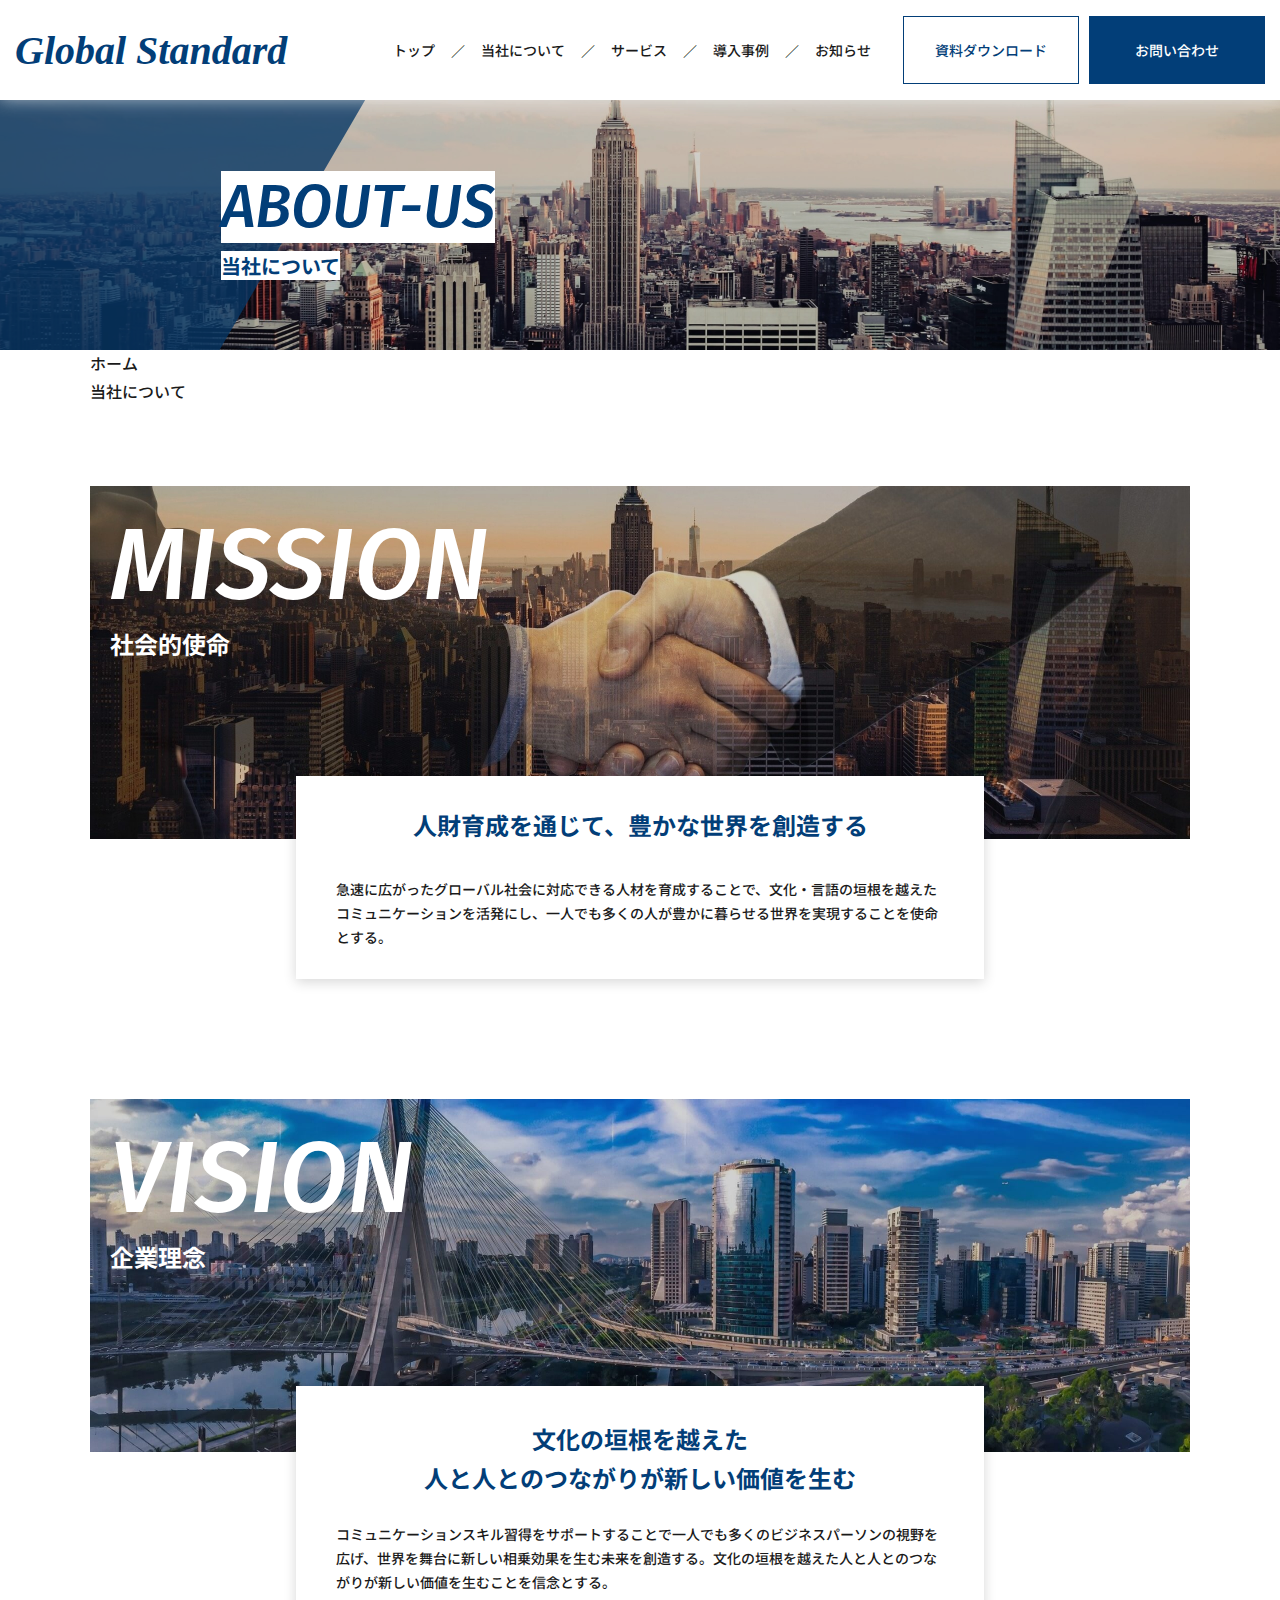
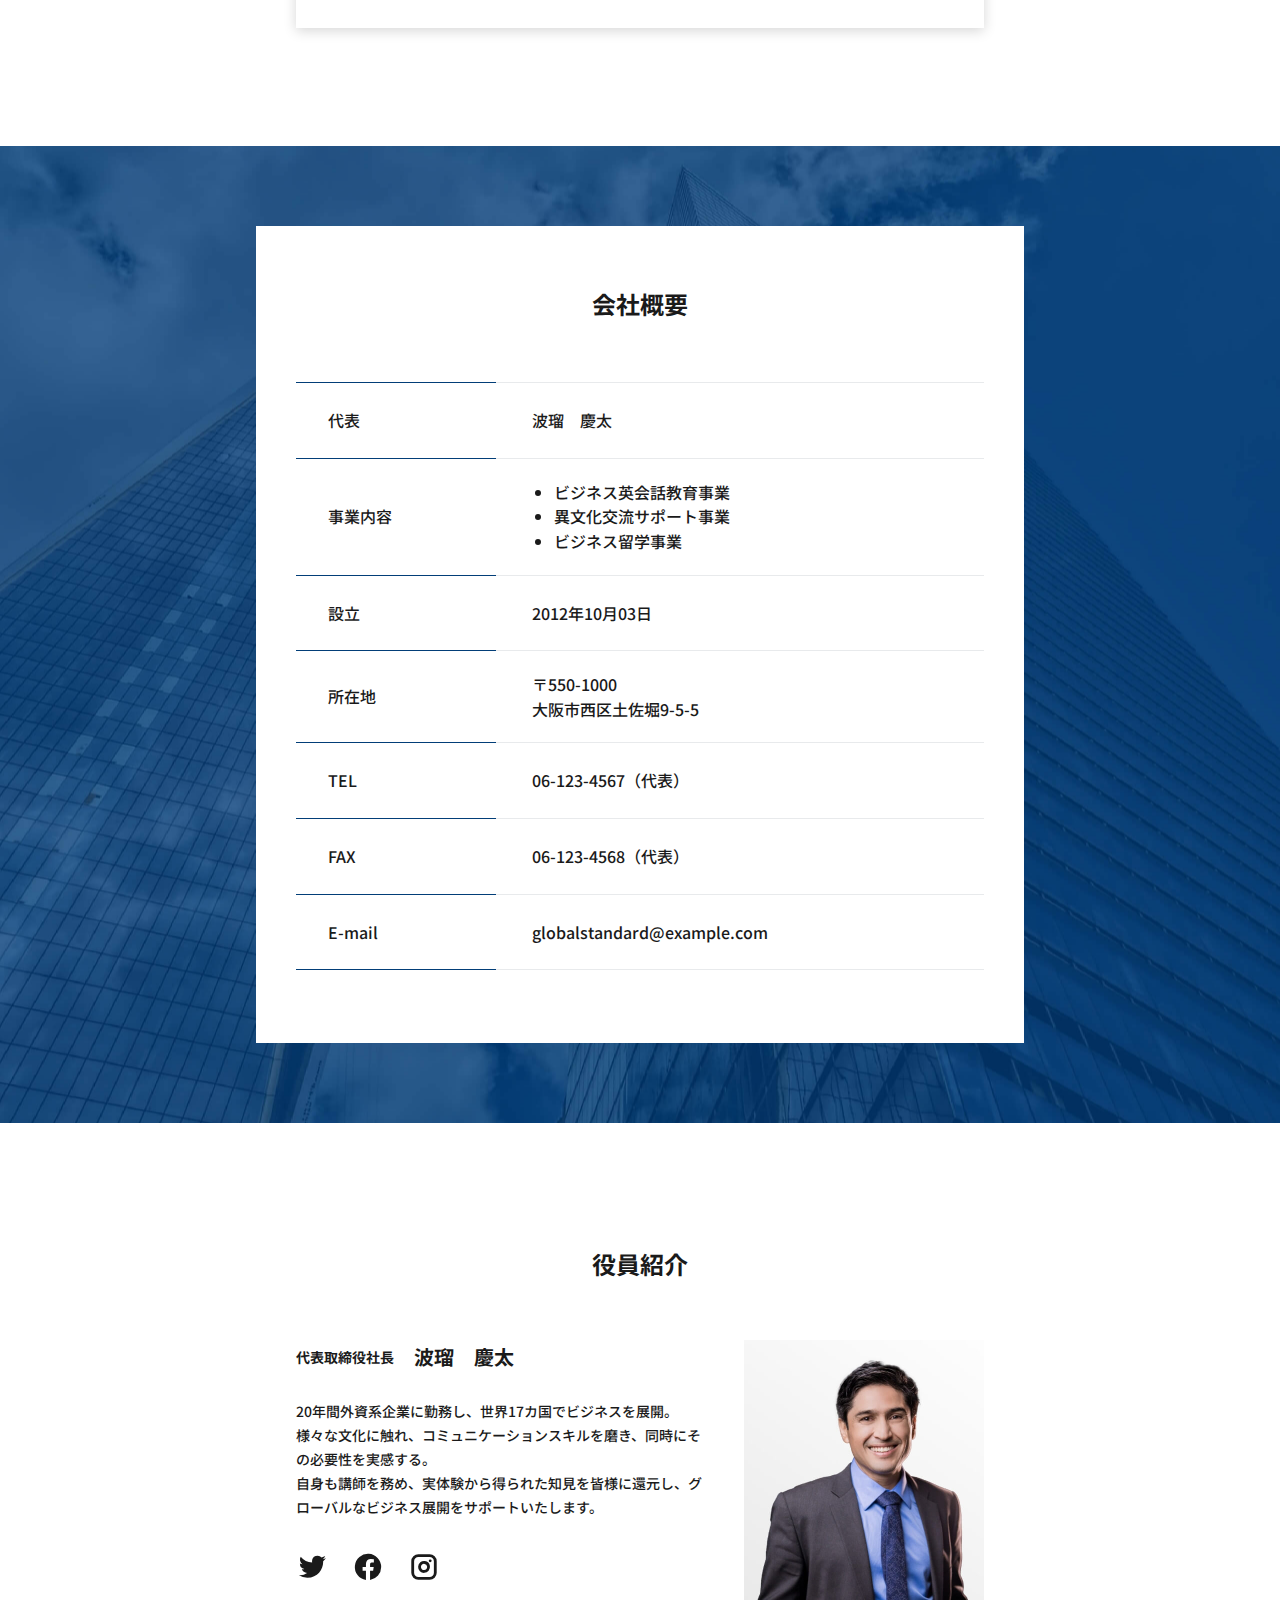
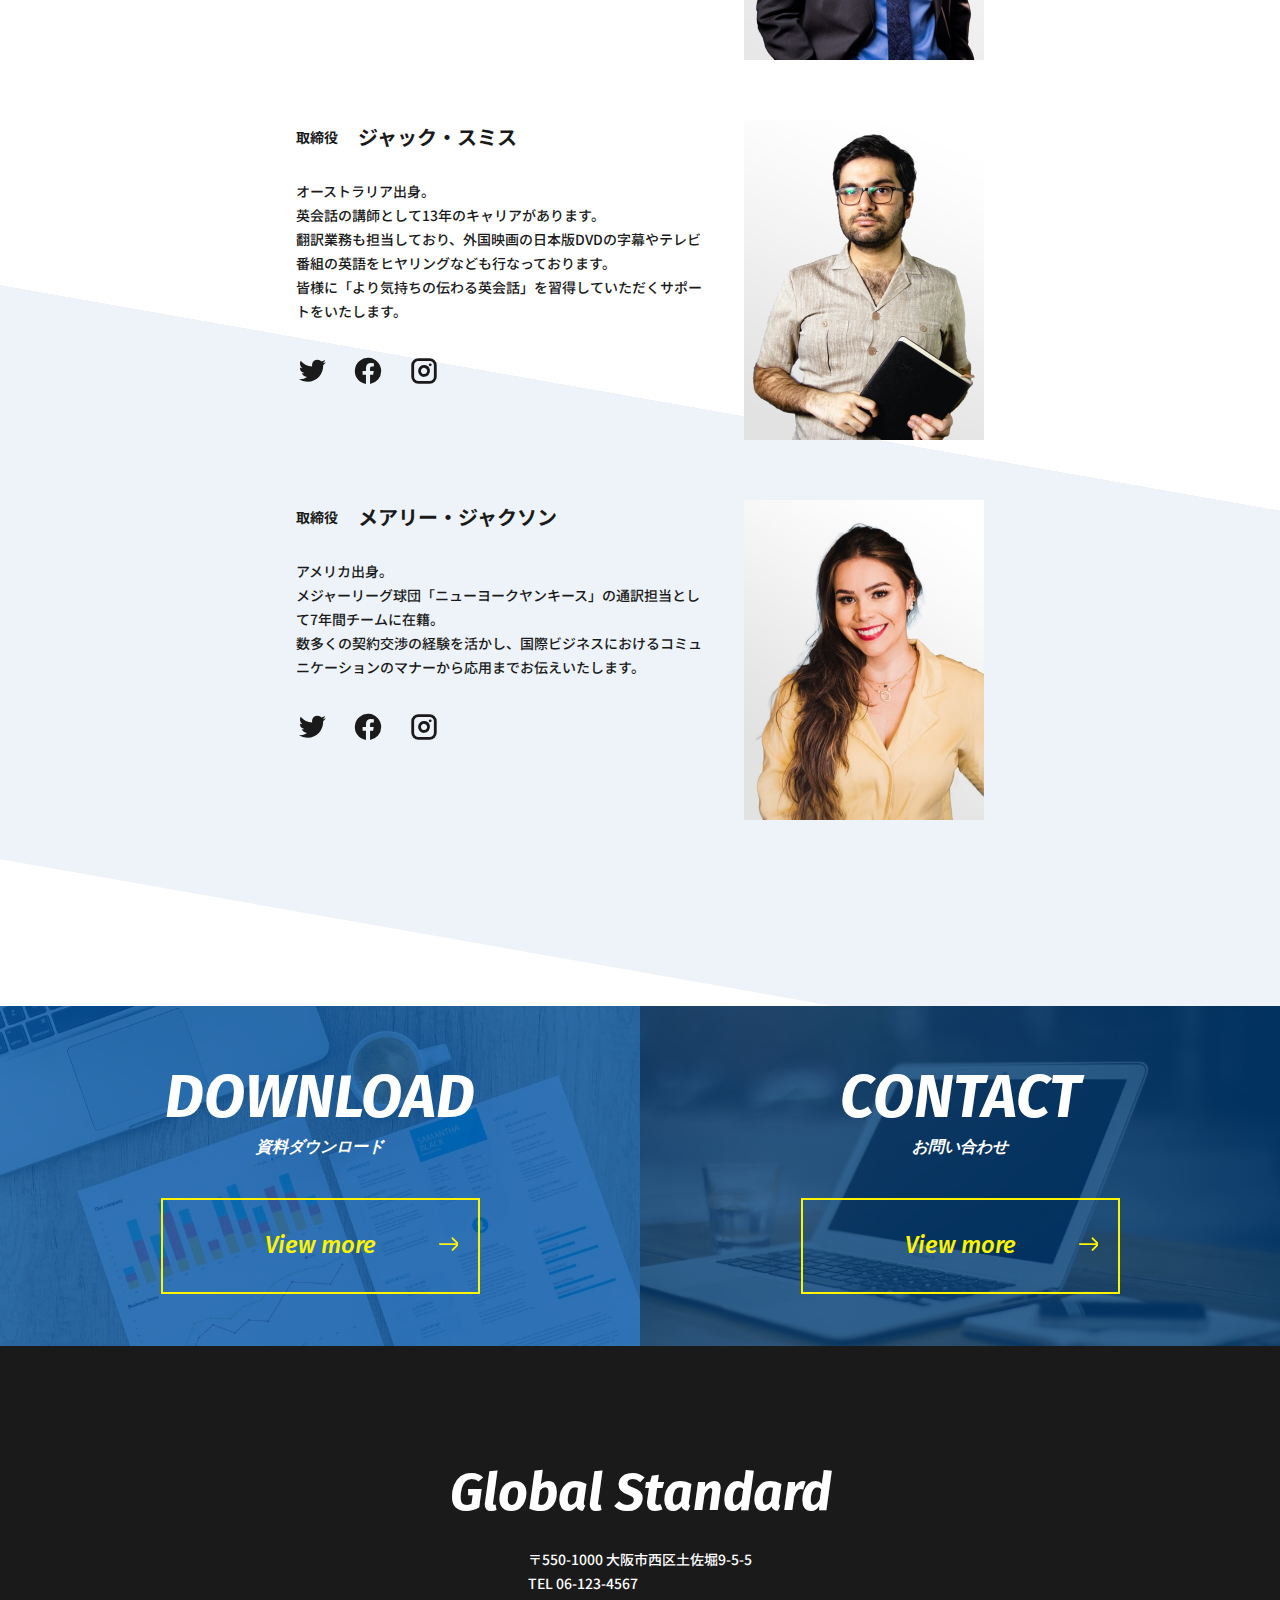
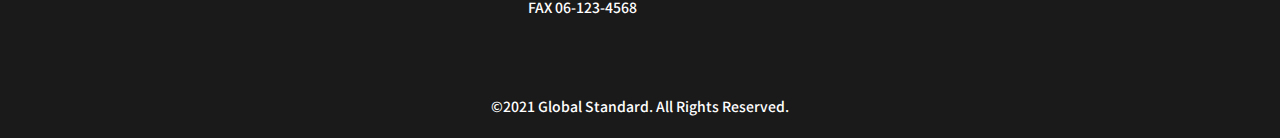
<file: page-about.html>
<!DOCTYPE html>
<html lang="ja" prefix="og: http://ogp.me/ns#">
<!-- OGP宣言 -->

<head>
    <meta charset="UTF-8">
    <meta name="viewport" content="width=device-width, initial-scale=1.0">
    <meta name="format-detection" content="telephone=no"><!-- 電話のリンクをしない設定 -->
    <title>Global Standard -page-about-</title>
    <meta name="description" content="You Can Cheange The World - 世界で活躍できるグローバルな人材を育てる"><!-- 概要欄 -->

    <meta property="og:title" content="Global Standard -page-about-"><!-- OGPタイトル -->
    <meta property="og:type" content="website">
    <meta property="og:url" content="https://example.com/"><!-- OGPサイトURL -->
    <meta property="og:image" content="https://example.com/img/ogp.png"><!-- OGPサムネイル -->
    <meta property="og:site_name" content="Global Standard"><!-- OGPサイトネーム -->
    <meta property="og:description" content=""><!-- OGPサイトの概要欄 -->
    <meta name="twitter:card" content="summary_large_image"><!-- OGP Twitterカード -->
    <!-- fontawesome -->
    <link rel="stylesheet" href="https://use.fontawesome.com/releases/v5.8.2/css/all.css?ver=5.8.2">
    <!-- Google Fonts -->
    <link rel="preconnect" href="https://fonts.googleapis.com">
    <link rel="preconnect" href="https://fonts.gstatic.com" crossorigin>
    <link
        href="https://fonts.googleapis.com/css2?family=Fira+Sans:ital,wght@1,700&family=Noto+Sans+JP:wght@400;500;700&display=swap"
        rel="stylesheet">
    <style>
        @import url('https://fonts.googleapis.com/css2?family=Fira+Sans:ital,wght@1,700&family=Noto+Sans+JP:wght@400;500;700&display=swap');
    </style>
    <!-- CSS -->
    <link rel="stylesheet" href="./css/style.css">
    <!-- ファビコンの設定 -->
    <!-- <link rel="icon" href=""> -->
</head>


<body>

    <header id="header">
        <div class="inner">
             <h1 class="header-logo">
                <a href="#">
                    <img src="/img/logo/company-logo.svg" alt="Global Standard">
                </a>
            </h1><!-- /.header-logo -->

            <nav class="header-nav">
                <ul class="nav-list">
                    <li class="nav-item"><a href="#" class="nav-item-link">トップ</a></li>
                    <li class="nav-item"><a href="#" class="nav-item-link">当社について</a></li>
                    <li class="nav-item"><a href="#" class="nav-item-link">サービス</a></li>
                    <li class="nav-item"><a href="#" class="nav-item-link">導入事例</a></li>
                    <li class="nav-item"><a href="#" class="nav-item-link">お知らせ</a></li>
                    <li class="nav-item-download btn btn-float"><a href="#" class="nav-item-link">資料ダウンロード</a></li>
                    <li class="nav-item-content btn btn-filled"><a href="#" class="nav-item-link">お問い合わせ</a></li>
                </ul>
                <!-- /.nav-list -->
            </nav>
            <!-- /.header-nav -->

            <!-- ドロワー 実装 -->
            <!-- ドロワーのアイコン部分 -->
            <a class="drawer-icon"><span></span></a>
            <!-- ドロワーの背景、マスク部分 -->
            <!-- <div class="drawer-background"></div> -->
            <!-- ドロワーの背景、コンテンツ部分 -->
            <nav class="drawer-nav">
                <ul class="drawer-nav-list">
                    <!-- ドロワーのアイテム部分 -->
                    <li class="drawer-nav-item"><a class="drawer-nav-item-link" href="#">トップ</a></li>
                    <li class="drawer-nav-item"><a class="drawer-nav-item-link" href="#">当社について</a></li>
                    <li class="drawer-nav-item"><a class="drawer-nav-item-link" href="#">サービス</a></li>
                    <li class="drawer-nav-item"><a class="drawer-nav-item-link" href="#">導入事例</a></li>
                    <li class="drawer-nav-item"><a class="drawer-nav-item-link" href="#">お知らせ</a></li>
                    <li class="drawer-nav-item btn btn-drawer-filled"><a class="drawer-nav-item-link"
                            href="#">資料ダウンロード</a></li>
                    <li class="drawer-nav-item btn btn-drawer-float"><a class="drawer-nav-item-link" href="#">お問い合わせ</a>
                    </li>
                </ul>
                <!-- ドロワー 実装-->
            </nav>
        </div><!-- /.inner -->
    </header>
    <!-- /#header -->

    <!-- main -->

    <main>

        <div class="company-mainvisual mv">
            <div class="company-background-img mv-background-img"></div>
            <div class="company-title-area mv-title-area">
                <h2 class="company-title section-title mv-title"><span>about-us</span></h2>
                <p class="company-sub section-sub mv-subtitle"><span>当社について</span></p>
            </div>
        </div>
        <!-- /.company-mainvisual -->

        <div class="breadclumb">
            <div class="inner">
                <ul class="breadclumb-tag-list">
                    <li class="breadclumb-item"><a href="#" class="breadclumb-item-link">ホーム</a></li>
                    <li class="breadclumb-item"><a href="#" class="breadclumb-item-link">当社について</a></li>
                </ul>
            </div>
        </div>
        <!-- /.breadclumb -->

        <section id="message" class="message section">
            <div class="inner">
                <div class="message-item">
                    <div class="message-head message-background-01">
                        <h2 class="message-head-title">MISSION</h2>
                        <p class="message-head-sub">社会的使命</p>
                    </div>
                    <div class="message-box">
                        <h3 class="message-box-title">人財育成を通じて、<br class="is-sp">豊かな世界を創造する</h3>
                        <p class="message-box-text">急速に広がったグローバル社会に対応できる人材を育成することで、文化・言語の垣根を越えたコミュニケーションを活発にし、一人でも多くの人が豊かに暮らせる世界を実現することを使命とする。</p>
                    </div>
                </div>
                <div class="message-item">
                    <div class="message-head message-background-02">
                        <h2 class="message-head-title">VISION</h2>
                        <p class="message-head-sub">企業理念</p>
                    </div>
                    <div class="message-box message-box-02">
                        <h3 class="message-box-title">文化の垣根を越えた<br class="is-pc">人と人とのつながりが新しい価値を生む</h3>
                        <p class="message-box-text">コミュニケーションスキル習得をサポートすることで一人でも多くのビジネスパーソンの視野を広げ、世界を舞台に新しい相乗効果を生む未来を創造する。文化の垣根を越えた人と人とのつながりが新しい価値を生むことを信念とする。</p>
                    </div>
                </div>
            </div>
            <!-- /.inner -->
        </section>
        <!-- /#message.message section -->

        <section id="company-profile" class="section company-profile">
            <div class="inner">
                <h2 class="company-profile-title">会社概要</h2>
                <dl class="company-profile-dl">
                    <div class="company-profile-flex">
                        <dt class="company-profile-dt">代表</dt>
                        <dd class="company-profile-dd">波瑠&emsp;慶太</dd>
                    </div>
                    <div class="company-profile-flex">
                        <dt class="company-profile-dt">事業内容</dt>
                        <dd class="company-profile-dd">
                            <ul class="company-profile-dd-list">
                                <li class="company-profile-dd-item">ビジネス英会話教育事業</li>
                                <li class="company-profile-dd-item">異文化交流サポート事業</li>
                                <li class="company-profile-dd-item">ビジネス留学事業</li>
                            </ul>
                            <!-- /.company-profile-dd-list -->
                        </dd>
                    </div>
                    <div class="company-profile-flex">
                        <dt class="company-profile-dt">設立</dt>
                        <dd class="company-profile-dd">2012年10月03日</dd>
                    </div>
                    <div class="company-profile-flex">
                        <dt class="company-profile-dt">所在地</dt>
                        <dd class="company-profile-dd">〒550-1000<br>大阪市西区土佐堀9-5-5</dd>
                    </div>
                    <div class="company-profile-flex">
                        <dt class="company-profile-dt">TEL</dt>
                        <dd class="company-profile-dd">06-123-4567（代表）</dd>
                    </div>
                    <div class="company-profile-flex">
                        <dt class="company-profile-dt">FAX</dt>
                        <dd class="company-profile-dd">06-123-4568（代表）</dd>
                    </div>
                    <div class="company-profile-flex">
                        <dt class="company-profile-dt">E-mail</dt>
                        <dd class="company-profile-dd company-address">globalstandard@example.com</dd>
                    </div>
                </dl>
                <!-- /.company-profile-dl -->
            </div>
            <!-- /.inner -->
        </section>
        <!-- /#company-profile.section -->

        <section id="company-directors" class="company-directors section company-background-skew section-background-skew">
            <div class="inner">
                <h2 class="company-directors-title">役員紹介</h2>
                <ul class="company-directors-list">
                    <li class="company-directors-item">
                        <div class="company-directors-main">
                            <div class="company-directors-profile">
                                <p class="company-directors-job">代表取締役社長</p>
                                <h3 class="company-directors-name">波瑠&emsp;慶太</h3>
                            </div>
                            <p class="company-directors-text">
                                20年間外資系企業に勤務し、世界17カ国でビジネスを展開。<br>
                                様々な文化に触れ、コミュニケーションスキルを磨き、同時にその必要性を実感する。<br>
                                自身も講師を務め、実体験から得られた知見を皆様に還元し、グローバルなビジネス展開をサポートいたします。
                            </p>
                            <div class="company-directors-sns">
                                <a href="#" class="company-directors-sns-link">
                                    <img src="/img/icon/icon-sns-twitter.svg" alt="twitter">
                                </a>
                                <a href="#" class="company-directors-sns-link">
                                    <img src="/img/icon/icon-sns-facebook.svg" alt="facebook">
                                </a>
                                <a href="#" class="company-directors-sns-link">
                                    <img src="/img/icon/icon-sns-instgram.svg" alt="instgram">
                                </a>
                            </div>
                        </div>
                        <figure class="company-directors-img">
                            <img src="/img/x2/company-profile01.jpg" alt="波瑠慶太">
                        </figure>
                    </li>
                    <li class="company-directors-item">
                        <div class="company-directors-main">
                            <div class="company-directors-profile">
                                <p class="company-directors-job">取締役</p>
                                <h3 class="company-directors-name">ジャック・スミス</h3>
                            </div>
                            <p class="company-directors-text">
                                オーストラリア出身。<br>英会話の講師として13年のキャリアがあります。<br>
                                翻訳業務も担当しており、外国映画の日本版DVDの字幕やテレビ番組の英語をヒヤリングなども行なっております。<br>
                                皆様に「より気持ちの伝わる英会話」を習得していただくサポートをいたします。
                            </p>
                            <div class="company-directors-sns">
                                <a href="#" class="company-directors-sns-link">
                                    <img src="/img/icon/icon-sns-twitter.svg" alt="twitter">
                                </a>
                                <a href="#" class="company-directors-sns-link">
                                    <img src="/img/icon/icon-sns-facebook.svg" alt="facebook">
                                </a>
                                <a href="#" class="company-directors-sns-link">
                                    <img src="/img/icon/icon-sns-instgram.svg" alt="instgram">
                                </a>
                            </div>
                        </div>
                        <figure class="company-directors-img">
                            <img src="/img/x2/company-profile02.jpg" alt="ジャック・スミス">
                        </figure>
                    </li>
                    <li class="company-directors-item">
                        <div class="company-directors-main">
                            <div class="company-directors-profile">
                                <p class="company-directors-job">取締役</p>
                                <h3 class="company-directors-name">メアリー・ジャクソン</h3>
                            </div>
                            <p class="company-directors-text">
                                アメリカ出身。<br>
                                メジャーリーグ球団「ニューヨークヤンキース」の通訳担当として7年間チームに在籍。<br>
                                数多くの契約交渉の経験を活かし、国際ビジネスにおけるコミュニケーションのマナーから応用までお伝えいたします。
                            </p>
                            <div class="company-directors-sns">
                                <a href="#" class="company-directors-sns-link">
                                    <img src="/img/icon/icon-sns-twitter.svg" alt="twitter">
                                </a>
                                <a href="#" class="company-directors-sns-link">
                                    <img src="/img/icon/icon-sns-facebook.svg" alt="facebook">
                                </a>
                                <a href="#" class="company-directors-sns-link">
                                    <img src="/img/icon/icon-sns-instgram.svg" alt="instgram">
                                </a>
                            </div>
                        </div>
                        <figure class="company-directors-img">
                            <img src="/img/x2/company-profile03.jpg" alt="メアリー・ジャクソン">
                        </figure>
                    </li>
                </ul>
                <!-- /.company-directors-list -->

            </div>
            <!-- /.inner -->
        </section>
        <!-- /#company-directors.section -->

    </main>

    <!-- / main -->

    <!-- footer-contents -->
    <div id="footer-contents">
        <div class="inner flex">
            <div class="footer-content footer-download">
                <div class="footer-head">
                    <h2 class="footer-title">download</h2>
                    <span class="footer-sub">資料ダウンロード</span>
                </div>
                <!-- /.footer-head -->
                <a class="btn btn-arrow-yellow">View more</a>
            </div>
            <!-- /.footer-content -->
            <div class="footer-content footer-faq">
                <div class="footer-head">
                    <h2 class="footer-title">contact</h2>
                    <span class="footer-sub">お問い合わせ</span>
                </div>
                <!-- /.footer-head -->
                <a class="btn btn-arrow-yellow">View more</a>
            </div>
            <!-- /.footer-content -->
        </div>
        <!-- /.inner -->
    </div>
    <!-- /#footer-contents -->


    <!-- footer -->
    <footer id="footer">
        <div class="inner">
            <div class="footer-container">
                <div class="footer-logo"><a href="#">Global Standard</a></div>
                <address class="footer-address">
                    〒550-1000 大阪市西区土佐堀9-5-5<br>
                    TEL 06-123-4567<br>
                    FAX 06-123-4568
                </address>
            </div>
            <small class="footer-copyright">&copy;2021 Global Standard. All Rights Reserved.</small>
            <!-- /.footer-copyright -->

        </div><!-- /inner -->
    </footer><!-- /footer -->

    <div class="floating">
        <a href="#"><i class="fas fa-chevron-up"></i></a>
    </div>


    <!-- JQuery -->
    <script src="https://ajax.googleapis.com/ajax/libs/jquery/3.6.0/jquery.min.js"></script>
    <!-- Main JS -->
    <script src="./js/script.js"></script>
</body>

</html>
</file>
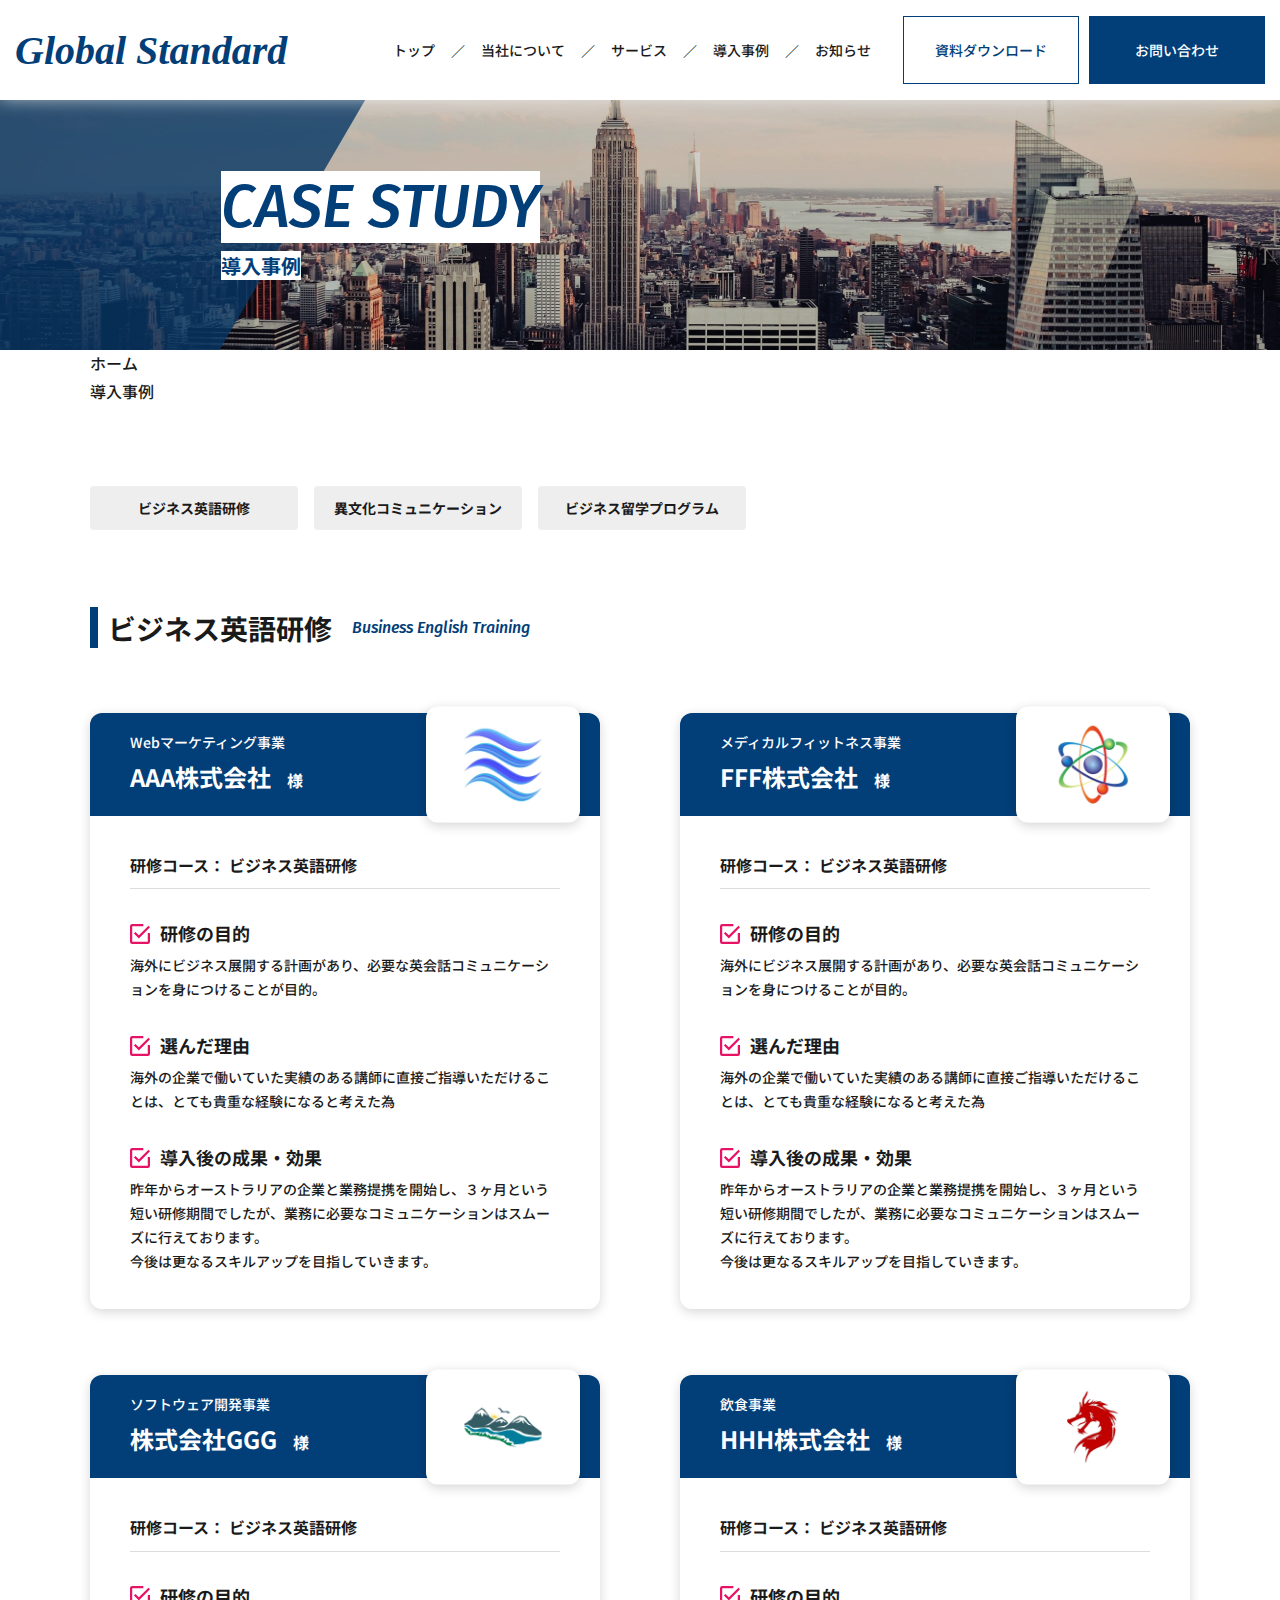
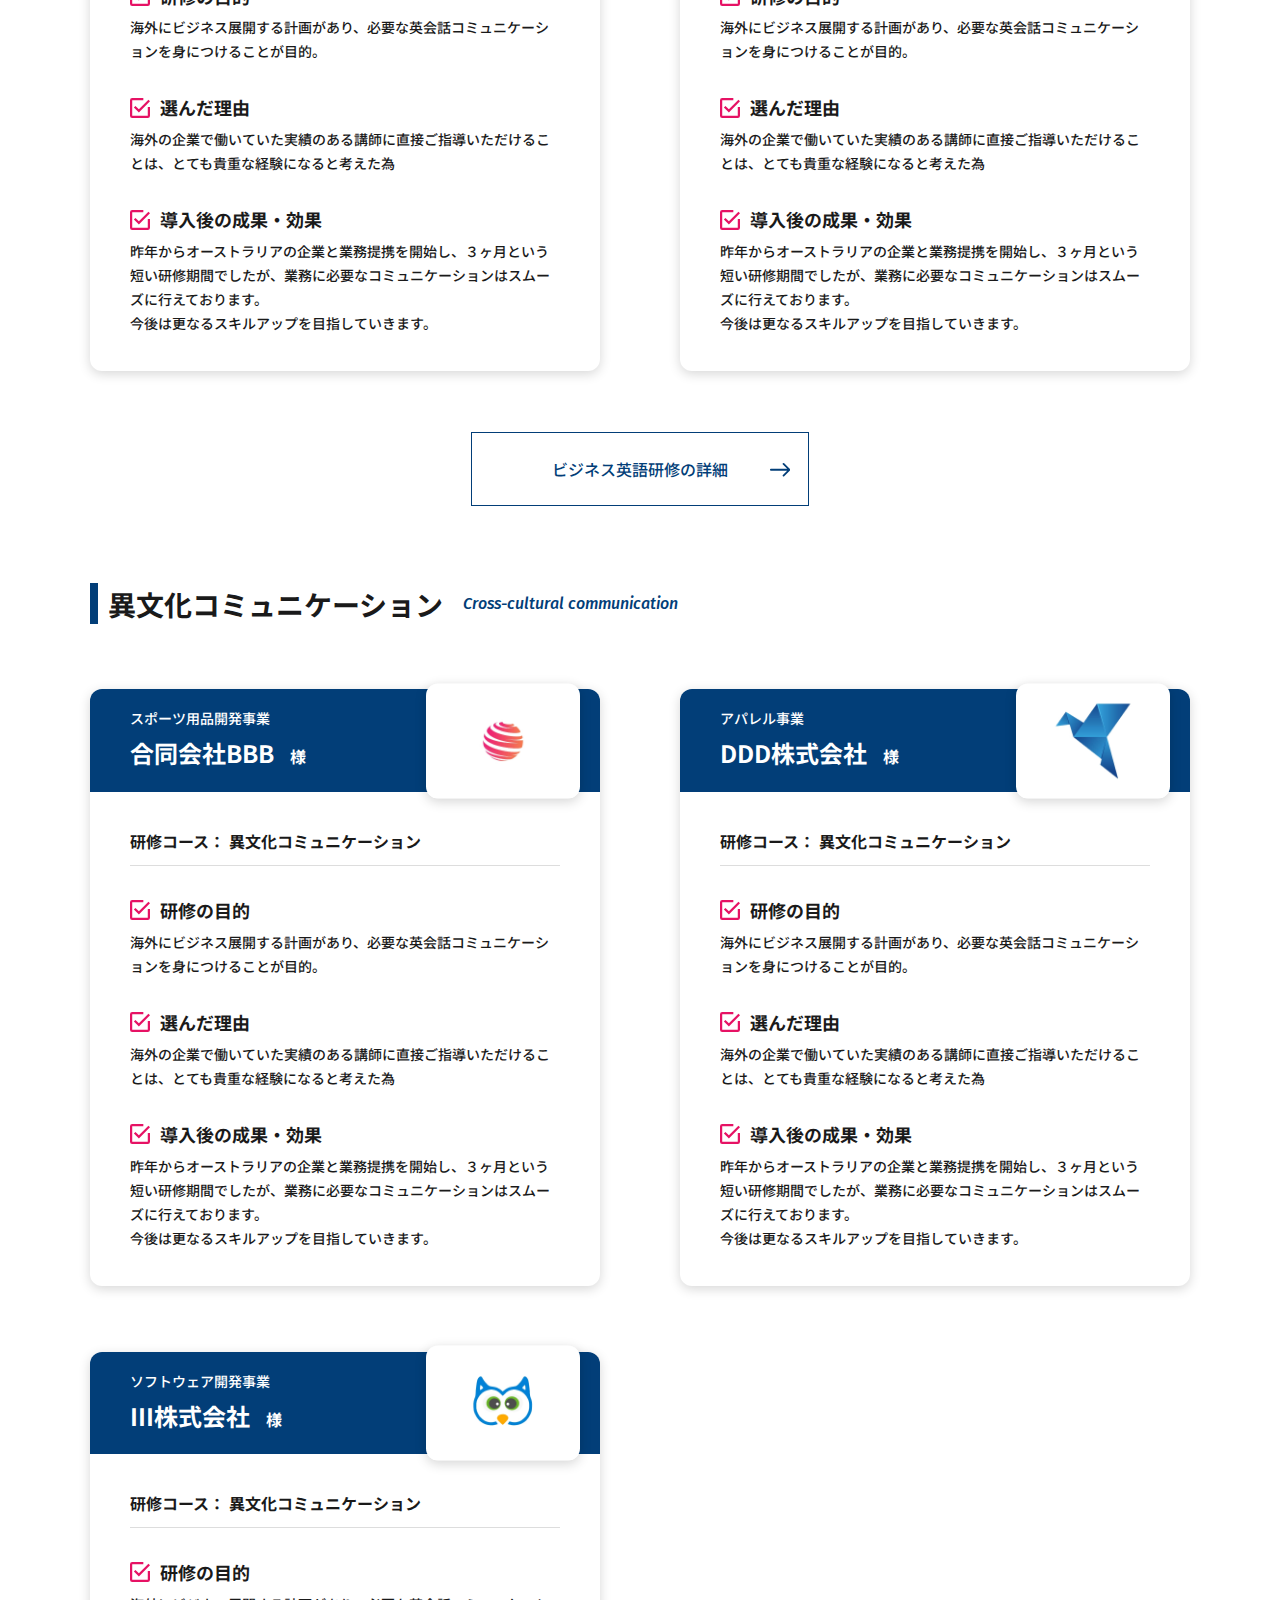
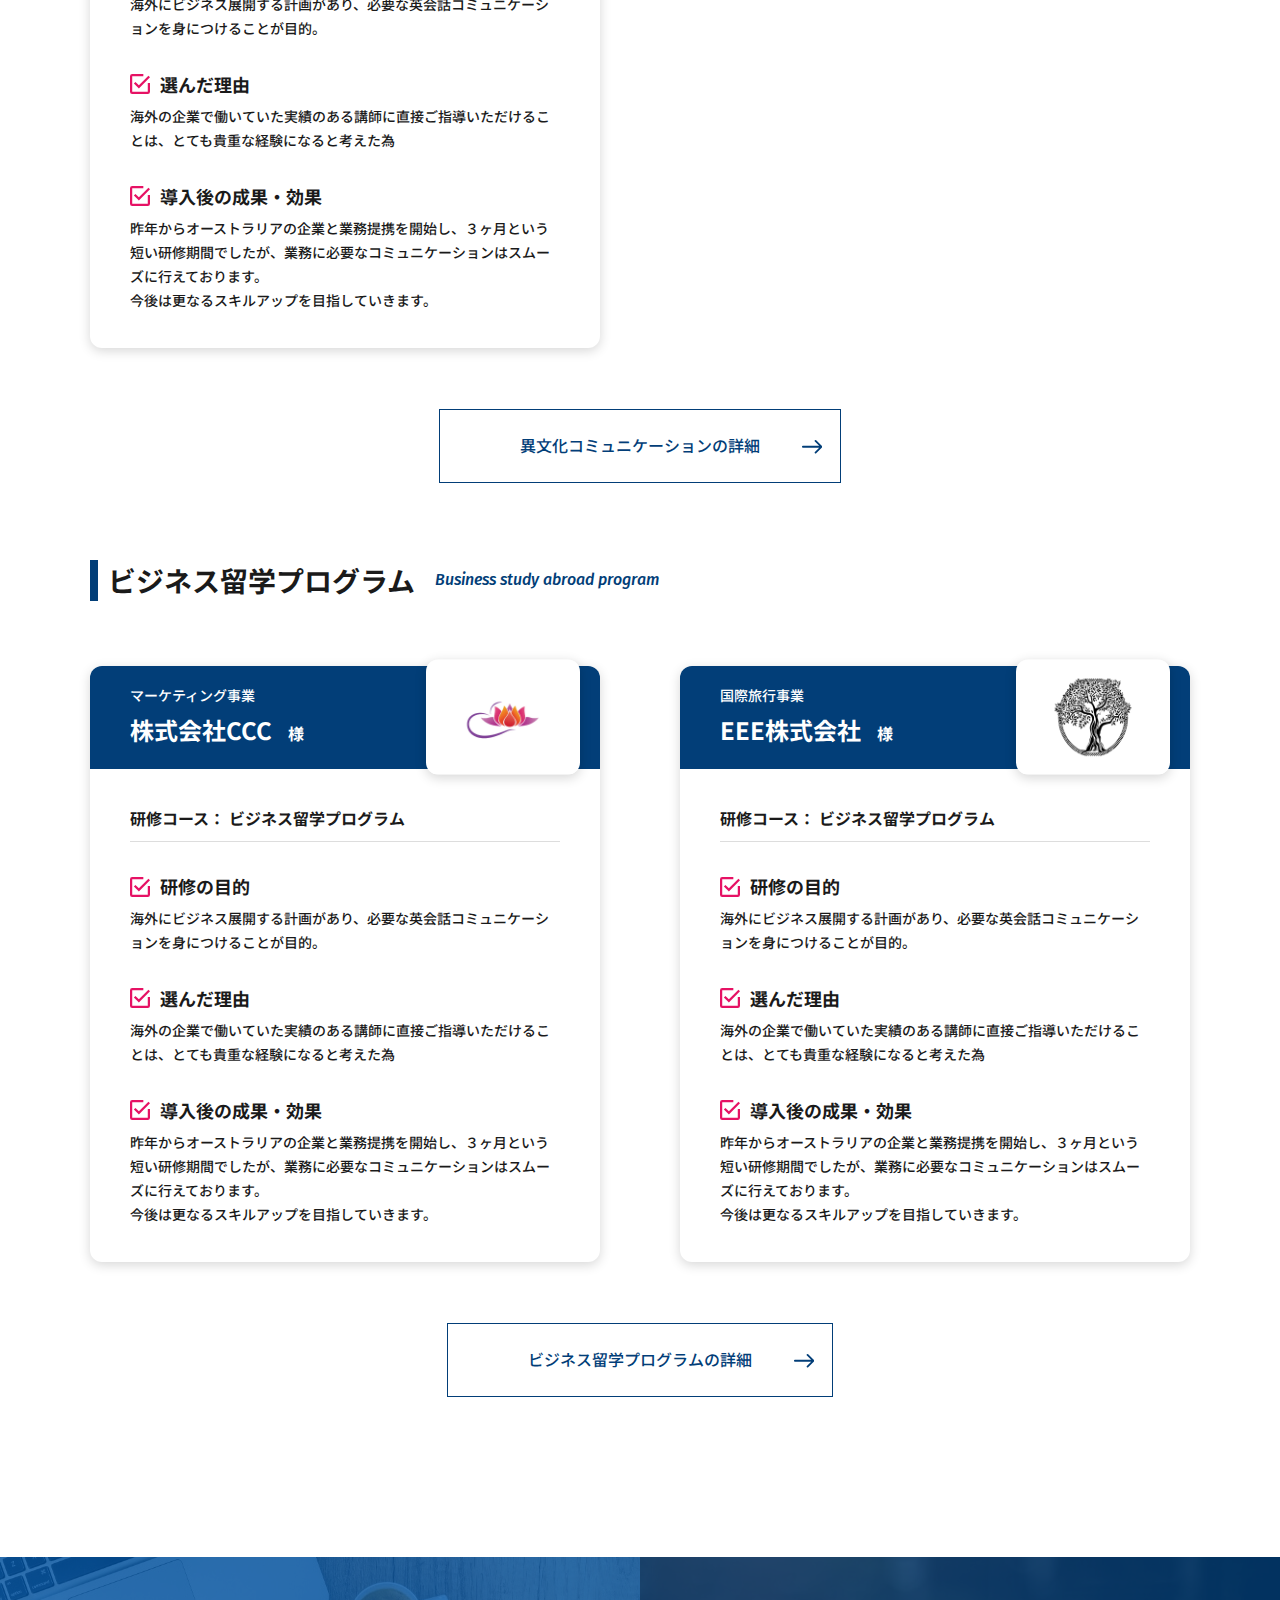
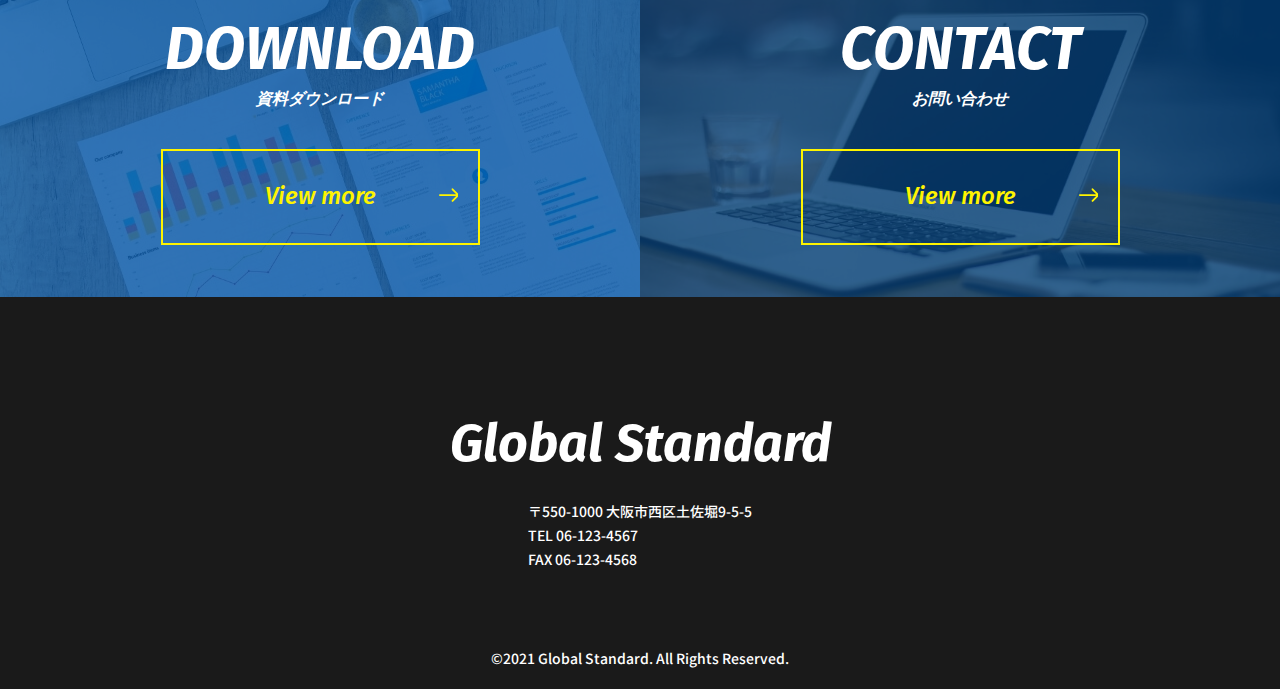
<file: page-case.html>
<!DOCTYPE html>
<html lang="ja" prefix="og: http://ogp.me/ns#">
<!-- OGP宣言 -->

<head>
    <meta charset="UTF-8">
    <meta name="viewport" content="width=device-width, initial-scale=1.0">
    <meta name="format-detection" content="telephone=no"><!-- 電話のリンクをしない設定 -->
    <title>Global Standard -page-case-</title>
    <meta name="description" content="You Can Cheange The World - 世界で活躍できるグローバルな人材を育てる"><!-- 概要欄 -->

    <meta property="og:title" content="Global Standard -page-case-"><!-- OGPタイトル -->
    <meta property="og:type" content="website">
    <meta property="og:url" content="https://example.com/"><!-- OGPサイトURL -->
    <meta property="og:image" content="https://example.com/img/ogp.png"><!-- OGPサムネイル -->
    <meta property="og:site_name" content="Global Standard"><!-- OGPサイトネーム -->
    <meta property="og:description" content=""><!-- OGPサイトの概要欄 -->
    <meta name="twitter:card" content="summary_large_image"><!-- OGP Twitterカード -->
    <!-- fontawesome -->
    <link rel="stylesheet" href="https://use.fontawesome.com/releases/v5.8.2/css/all.css?ver=5.8.2">
    <!-- Google Fonts -->
    <link rel="preconnect" href="https://fonts.googleapis.com">
    <link rel="preconnect" href="https://fonts.gstatic.com" crossorigin>
    <link
        href="https://fonts.googleapis.com/css2?family=Fira+Sans:ital,wght@1,700&family=Noto+Sans+JP:wght@400;500;700&display=swap"
        rel="stylesheet">
    <style>
        @import url('https://fonts.googleapis.com/css2?family=Fira+Sans:ital,wght@1,700&family=Noto+Sans+JP:wght@400;500;700&display=swap');
    </style>
    <!-- CSS -->
    <link rel="stylesheet" href="./css/style.css">
    <!-- ファビコンの設定 -->
    <!-- <link rel="icon" href=""> -->
</head>


<body>

    <header id="header">
        <div class="inner">
            <h1 class="header-logo">
                <a href="#">
                    <img src="/img/logo/company-logo.svg" alt="Global Standard">
                </a>
            </h1><!-- /.header-logo -->

            <nav class="header-nav">
                <ul class="nav-list">
                    <li class="nav-item"><a href="#" class="nav-item-link">トップ</a></li>
                    <li class="nav-item"><a href="#" class="nav-item-link">当社について</a></li>
                    <li class="nav-item"><a href="#" class="nav-item-link">サービス</a></li>
                    <li class="nav-item"><a href="#" class="nav-item-link">導入事例</a></li>
                    <li class="nav-item"><a href="#" class="nav-item-link">お知らせ</a></li>
                    <li class="nav-item-download btn btn-float"><a href="#" class="nav-item-link">資料ダウンロード</a></li>
                    <li class="nav-item-content btn btn-filled"><a href="#" class="nav-item-link">お問い合わせ</a></li>
                </ul>
                <!-- /.nav-list -->
            </nav>
            <!-- /.header-nav -->

            <!-- ドロワー 実装 -->
            <!-- ドロワーのアイコン部分 -->
            <a class="drawer-icon"><span></span></a>
            <!-- ドロワーの背景、マスク部分 -->
            <!-- <div class="drawer-background"></div> -->
            <!-- ドロワーの背景、コンテンツ部分 -->
            <nav class="drawer-nav">
                <ul class="drawer-nav-list">
                    <!-- ドロワーのアイテム部分 -->
                    <li class="drawer-nav-item"><a class="drawer-nav-item-link" href="#">トップ</a></li>
                    <li class="drawer-nav-item"><a class="drawer-nav-item-link" href="#">当社について</a></li>
                    <li class="drawer-nav-item"><a class="drawer-nav-item-link" href="#">サービス</a></li>
                    <li class="drawer-nav-item"><a class="drawer-nav-item-link" href="#">導入事例</a></li>
                    <li class="drawer-nav-item"><a class="drawer-nav-item-link" href="#">お知らせ</a></li>
                    <li class="drawer-nav-item btn btn-drawer-filled"><a class="drawer-nav-item-link"
                            href="#">資料ダウンロード</a></li>
                    <li class="drawer-nav-item btn btn-drawer-float"><a class="drawer-nav-item-link" href="#">お問い合わせ</a>
                    </li>
                </ul>
                <!-- ドロワー 実装-->
            </nav>
        </div><!-- /.inner -->
    </header>
    <!-- /#header -->

    <div class="case-mainvisual mv">
        <div class="case-background-img mv-background-img"></div>
        <div class="case-title-area mv-title-area">
            <h2 class="case-title section-title mv-title"><span>case&nbsp;study</span></h2>
            <p class="case-sub section-sub mv-subtitle"><span>導入事例</span></p>
        </div>
    </div>
    <!-- /.case-mainvisual -->

    <div class="breadclumb">
        <div class="inner">
            <ul class="breadclumb-tag-list">
                <li class="breadclumb-item"><a href="#" class="breadclumb-item-link">ホーム</a></li>
                <li class="breadclumb-item"><a href="#" class="breadclumb-item-link">導入事例</a></li>
            </ul>
        </div>
    </div>
    <!-- /.breadclumb -->

    <!-- main -->
    <main>
        <section id="cases" class="cases section">
            <div class="inner">
                <nav class="cases-nav">
                    <ul class="cases-nav-list">
                        <li class="cases-nav-item">
                            <a href="#" class="cases-item-link">
                                ビジネス英語研修
                            </a>
                            <!-- /.cases-item-link -->
                        </li>
                        <!-- /.cases-item -->
                        <li class="cases-nav-item">
                            <a href="#" class="cases-item-link">
                                異文化コミュニケーション
                            </a>
                            <!-- /.cases-item-link -->
                        </li>
                        <!-- /.cases-item -->
                        <li class="cases-nav-item">
                            <a href="#" class="cases-item-link">
                                ビジネス留学プログラム
                            </a>
                            <!-- /.cases-item-link -->
                        </li>
                        <!-- /.cases-item -->
                    </ul>
                    <!-- /.cases-list -->
                </nav><!-- /.cases-nav -->
                <section class="cases-section">
                    <div class="cases-titles">
                        <h2 class="cases-title">ビジネス英語研修</h2>
                        <span class="cases-sub">Business&nbsp;English&nbsp;Training</span>
                    </div><!-- /.cases-titles -->

                    <article class="cases-items">
                        <div class="cases-item">
                            <div class="cases-item-head">
                                <div class="cases-item-titles">
                                    <p class="cases-item-business">Webマーケティング事業</p><!-- /.cases-item-business -->
                                    <h2 class="cases-item-name">AAA株式会社<span class="cases-item-name-span">様</span></h2>
                                    <!-- /.cases-item-name -->
                                </div><!-- /.cases-item-titles -->
                                <div class="cases-item-logo">
                                    <img src="/img/logo/img-case01.jpg" alt="img-case01.jpg">
                                </div><!-- /.cases-item-logo -->
                            </div><!-- /.cases-item-head -->
                            <div class="cases-item-body">
                                <h3 class="cases-item-title">研修コース：<span class="cases-item-title-span">ビジネス英語研修</span>
                                </h3><!-- /.cases-item-title -->
                                <ul class="cases-item-lists">
                                    <li class="cases-item-list">
                                        <h4 class="cases-item-list-title">研修の目的</h4><!-- /.cases-item-list-title -->
                                        <p class="cases-item-list-text">
                                            海外にビジネス展開する計画があり、必要な英会話コミュニケーションを身につけることが目的。
                                        </p><!-- /.cases-item-list-text -->
                                    </li><!-- /.cases-item-list -->
                                    <li class="cases-item-list">
                                        <h4 class="cases-item-list-title">選んだ理由</h4><!-- /.cases-item-list-title -->
                                        <p class="cases-item-list-text">
                                            海外の企業で働いていた実績のある講師に直接ご指導いただけることは、とても貴重な経験になると考えた為
                                        </p><!-- /.cases-item-list-text -->
                                    </li><!-- /.cases-item-list -->
                                    <li class="cases-item-list">
                                        <h4 class="cases-item-list-title">導入後の成果・効果</h4><!-- /.cases-item-list-title -->
                                        <p class="cases-item-list-text">
                                            昨年からオーストラリアの企業と業務提携を開始し、３ヶ月という短い研修期間でしたが、業務に必要なコミュニケーションはスムーズに行えております。
                                            <br>
                                            今後は更なるスキルアップを目指していきます。
                                        </p><!-- /.cases-item-list-text -->
                                    </li><!-- /.cases-item-list -->
                                </ul><!-- /.cases-item-lists -->
                            </div><!-- /.cases-item-body -->
                        </div><!-- /.cases-item -->
                        <div class="cases-item">
                            <div class="cases-item-head">
                                <div class="cases-item-titles">
                                    <p class="cases-item-business">メディカルフィットネス事業</p><!-- /.cases-item-business -->
                                    <h2 class="cases-item-name">FFF株式会社<span class="cases-item-name-span">様</span></h2>
                                    <!-- /.cases-item-name -->
                                </div><!-- /.cases-item-titles -->
                                <div class="cases-item-logo">
                                    <img src="/img/logo/img-case02.jpg" alt="img-case02.jpg">
                                </div><!-- /.cases-item-logo -->
                            </div><!-- /.cases-item-head -->
                            <div class="cases-item-body">
                                <h3 class="cases-item-title">研修コース：<span class="cases-item-title-span">ビジネス英語研修</span>
                                </h3><!-- /.cases-item-title -->
                                <ul class="cases-item-lists">
                                    <li class="cases-item-list">
                                        <h4 class="cases-item-list-title">研修の目的</h4><!-- /.cases-item-list-title -->
                                        <p class="cases-item-list-text">
                                            海外にビジネス展開する計画があり、必要な英会話コミュニケーションを身につけることが目的。
                                        </p><!-- /.cases-item-list-text -->
                                    </li><!-- /.cases-item-list -->
                                    <li class="cases-item-list">
                                        <h4 class="cases-item-list-title">選んだ理由</h4><!-- /.cases-item-list-title -->
                                        <p class="cases-item-list-text">
                                            海外の企業で働いていた実績のある講師に直接ご指導いただけることは、とても貴重な経験になると考えた為
                                        </p><!-- /.cases-item-list-text -->
                                    </li><!-- /.cases-item-list -->
                                    <li class="cases-item-list">
                                        <h4 class="cases-item-list-title">導入後の成果・効果</h4><!-- /.cases-item-list-title -->
                                        <p class="cases-item-list-text">
                                            昨年からオーストラリアの企業と業務提携を開始し、３ヶ月という短い研修期間でしたが、業務に必要なコミュニケーションはスムーズに行えております。
                                            <br>
                                            今後は更なるスキルアップを目指していきます。
                                        </p><!-- /.cases-item-list-text -->
                                    </li><!-- /.cases-item-list -->
                                </ul><!-- /.cases-item-lists -->
                            </div><!-- /.cases-item-body -->
                        </div><!-- /.cases-item -->
                        <div class="cases-item">
                            <div class="cases-item-head">
                                <div class="cases-item-titles">
                                    <p class="cases-item-business">ソフトウェア開発事業</p><!-- /.cases-item-business -->
                                    <h2 class="cases-item-name">株式会社GGG<span class="cases-item-name-span">様</span></h2>
                                    <!-- /.cases-item-name -->
                                </div><!-- /.cases-item-titles -->
                                <div class="cases-item-logo">
                                    <img src="/img/logo/img-case03.jpg" alt="img-case03.jpg">
                                </div><!-- /.cases-item-logo -->
                            </div><!-- /.cases-item-head -->
                            <div class="cases-item-body">
                                <h3 class="cases-item-title">研修コース：<span class="cases-item-title-span">ビジネス英語研修</span>
                                </h3><!-- /.cases-item-title -->
                                <ul class="cases-item-lists">
                                    <li class="cases-item-list">
                                        <h4 class="cases-item-list-title">研修の目的</h4><!-- /.cases-item-list-title -->
                                        <p class="cases-item-list-text">
                                            海外にビジネス展開する計画があり、必要な英会話コミュニケーションを身につけることが目的。
                                        </p><!-- /.cases-item-list-text -->
                                    </li><!-- /.cases-item-list -->
                                    <li class="cases-item-list">
                                        <h4 class="cases-item-list-title">選んだ理由</h4><!-- /.cases-item-list-title -->
                                        <p class="cases-item-list-text">
                                            海外の企業で働いていた実績のある講師に直接ご指導いただけることは、とても貴重な経験になると考えた為
                                        </p><!-- /.cases-item-list-text -->
                                    </li><!-- /.cases-item-list -->
                                    <li class="cases-item-list">
                                        <h4 class="cases-item-list-title">導入後の成果・効果</h4><!-- /.cases-item-list-title -->
                                        <p class="cases-item-list-text">
                                            昨年からオーストラリアの企業と業務提携を開始し、３ヶ月という短い研修期間でしたが、業務に必要なコミュニケーションはスムーズに行えております。
                                            <br>
                                            今後は更なるスキルアップを目指していきます。
                                        </p><!-- /.cases-item-list-text -->
                                    </li><!-- /.cases-item-list -->
                                </ul><!-- /.cases-item-lists -->
                            </div><!-- /.cases-item-body -->
                        </div><!-- /.cases-item -->
                        <div class="cases-item">
                            <div class="cases-item-head">
                                <div class="cases-item-titles">
                                    <p class="cases-item-business">飲食事業</p><!-- /.cases-item-business -->
                                    <h2 class="cases-item-name">HHH株式会社<span class="cases-item-name-span">様</span></h2>
                                    <!-- /.cases-item-name -->
                                </div><!-- /.cases-item-titles -->
                                <div class="cases-item-logo">
                                    <img src="/img/logo/img-case04.jpg" alt="img-case04.jpg">
                                </div><!-- /.cases-item-logo -->
                            </div><!-- /.cases-item-head -->
                            <div class="cases-item-body">
                                <h3 class="cases-item-title">研修コース：<span class="cases-item-title-span">ビジネス英語研修</span>
                                </h3><!-- /.cases-item-title -->
                                <ul class="cases-item-lists">
                                    <li class="cases-item-list">
                                        <h4 class="cases-item-list-title">研修の目的</h4><!-- /.cases-item-list-title -->
                                        <p class="cases-item-list-text">
                                            海外にビジネス展開する計画があり、必要な英会話コミュニケーションを身につけることが目的。
                                        </p><!-- /.cases-item-list-text -->
                                    </li><!-- /.cases-item-list -->
                                    <li class="cases-item-list">
                                        <h4 class="cases-item-list-title">選んだ理由</h4><!-- /.cases-item-list-title -->
                                        <p class="cases-item-list-text">
                                            海外の企業で働いていた実績のある講師に直接ご指導いただけることは、とても貴重な経験になると考えた為
                                        </p><!-- /.cases-item-list-text -->
                                    </li><!-- /.cases-item-list -->
                                    <li class="cases-item-list">
                                        <h4 class="cases-item-list-title">導入後の成果・効果</h4><!-- /.cases-item-list-title -->
                                        <p class="cases-item-list-text">
                                            昨年からオーストラリアの企業と業務提携を開始し、３ヶ月という短い研修期間でしたが、業務に必要なコミュニケーションはスムーズに行えております。
                                            <br>
                                            今後は更なるスキルアップを目指していきます。
                                        </p><!-- /.cases-item-list-text -->
                                    </li><!-- /.cases-item-list -->
                                </ul><!-- /.cases-item-lists -->
                            </div><!-- /.cases-item-body -->
                        </div><!-- /.cases-item -->
                    </article><!-- /.cases-items -->
                    <div class="cases-btn">
                        <a href="#" class="btn btn-arrow cases-btn-padding">ビジネス英語研修の詳細</a>
                        <!-- /.btn btn-arrow cases-btn-padding -->
                    </div><!-- /.cases-btn -->
                </section><!-- /.cases-section -->

                <section class="cases-section">
                    <div class="cases-titles">
                        <h2 class="cases-title">異文化コミュニケーション</h2>
                        <span class="cases-sub">Cross-cultural&nbsp;communication</span>
                    </div><!-- /.cases-titles -->

                    <article class="cases-items">
                        <div class="cases-item">
                            <div class="cases-item-head">
                                <div class="cases-item-titles">
                                    <p class="cases-item-business">スポーツ用品開発事業</p><!-- /.cases-item-business -->
                                    <h2 class="cases-item-name">合同会社BBB<span class="cases-item-name-span">様</span></h2>
                                    <!-- /.cases-item-name -->
                                </div><!-- /.cases-item-titles -->
                                <div class="cases-item-logo">
                                    <img src="/img/logo/img-case05.jpg" alt="img-case05.jpg">
                                </div><!-- /.cases-item-logo -->
                            </div><!-- /.cases-item-head -->
                            <div class="cases-item-body">
                                <h3 class="cases-item-title">研修コース：<span
                                        class="cases-item-title-span">異文化コミュニケーション</span></h3>
                                <!-- /.cases-item-title -->
                                <ul class="cases-item-lists">
                                    <li class="cases-item-list">
                                        <h4 class="cases-item-list-title">研修の目的</h4><!-- /.cases-item-list-title -->
                                        <p class="cases-item-list-text">
                                            海外にビジネス展開する計画があり、必要な英会話コミュニケーションを身につけることが目的。
                                        </p><!-- /.cases-item-list-text -->
                                    </li><!-- /.cases-item-list -->
                                    <li class="cases-item-list">
                                        <h4 class="cases-item-list-title">選んだ理由</h4><!-- /.cases-item-list-title -->
                                        <p class="cases-item-list-text">
                                            海外の企業で働いていた実績のある講師に直接ご指導いただけることは、とても貴重な経験になると考えた為
                                        </p><!-- /.cases-item-list-text -->
                                    </li><!-- /.cases-item-list -->
                                    <li class="cases-item-list">
                                        <h4 class="cases-item-list-title">導入後の成果・効果</h4><!-- /.cases-item-list-title -->
                                        <p class="cases-item-list-text">
                                            昨年からオーストラリアの企業と業務提携を開始し、３ヶ月という短い研修期間でしたが、業務に必要なコミュニケーションはスムーズに行えております。
                                            <br>
                                            今後は更なるスキルアップを目指していきます。
                                        </p><!-- /.cases-item-list-text -->
                                    </li><!-- /.cases-item-list -->
                                </ul><!-- /.cases-item-lists -->
                            </div><!-- /.cases-item-body -->
                        </div><!-- /.cases-item -->
                        <div class="cases-item">
                            <div class="cases-item-head">
                                <div class="cases-item-titles">
                                    <p class="cases-item-business">アパレル事業</p><!-- /.cases-item-business -->
                                    <h2 class="cases-item-name">DDD株式会社<span class="cases-item-name-span">様</span></h2>
                                    <!-- /.cases-item-name -->
                                </div><!-- /.cases-item-titles -->
                                <div class="cases-item-logo">
                                    <img src="/img/logo/img-case06.jpg" alt="img-case06.jpg">
                                </div><!-- /.cases-item-logo -->
                            </div><!-- /.cases-item-head -->
                            <div class="cases-item-body">
                                <h3 class="cases-item-title">研修コース：<span
                                        class="cases-item-title-span">異文化コミュニケーション</span></h3>
                                <!-- /.cases-item-title -->
                                <ul class="cases-item-lists">
                                    <li class="cases-item-list">
                                        <h4 class="cases-item-list-title">研修の目的</h4><!-- /.cases-item-list-title -->
                                        <p class="cases-item-list-text">
                                            海外にビジネス展開する計画があり、必要な英会話コミュニケーションを身につけることが目的。
                                        </p><!-- /.cases-item-list-text -->
                                    </li><!-- /.cases-item-list -->
                                    <li class="cases-item-list">
                                        <h4 class="cases-item-list-title">選んだ理由</h4><!-- /.cases-item-list-title -->
                                        <p class="cases-item-list-text">
                                            海外の企業で働いていた実績のある講師に直接ご指導いただけることは、とても貴重な経験になると考えた為
                                        </p><!-- /.cases-item-list-text -->
                                    </li><!-- /.cases-item-list -->
                                    <li class="cases-item-list">
                                        <h4 class="cases-item-list-title">導入後の成果・効果</h4><!-- /.cases-item-list-title -->
                                        <p class="cases-item-list-text">
                                            昨年からオーストラリアの企業と業務提携を開始し、３ヶ月という短い研修期間でしたが、業務に必要なコミュニケーションはスムーズに行えております。
                                            <br>
                                            今後は更なるスキルアップを目指していきます。
                                        </p><!-- /.cases-item-list-text -->
                                    </li><!-- /.cases-item-list -->
                                </ul><!-- /.cases-item-lists -->
                            </div><!-- /.cases-item-body -->
                        </div><!-- /.cases-item -->
                        <div class="cases-item">
                            <div class="cases-item-head">
                                <div class="cases-item-titles">
                                    <p class="cases-item-business">ソフトウェア開発事業</p><!-- /.cases-item-business -->
                                    <h2 class="cases-item-name">III株式会社<span class="cases-item-name-span">様</span></h2>
                                    <!-- /.cases-item-name -->
                                </div><!-- /.cases-item-titles -->
                                <div class="cases-item-logo">
                                    <img src="/img/logo/img-case07.jpg" alt="img-case07.jpg">
                                </div><!-- /.cases-item-logo -->
                            </div><!-- /.cases-item-head -->
                            <div class="cases-item-body">
                                <h3 class="cases-item-title">研修コース：<span
                                        class="cases-item-title-span">異文化コミュニケーション</span></h3>
                                <!-- /.cases-item-title -->
                                <ul class="cases-item-lists">
                                    <li class="cases-item-list">
                                        <h4 class="cases-item-list-title">研修の目的</h4><!-- /.cases-item-list-title -->
                                        <p class="cases-item-list-text">
                                            海外にビジネス展開する計画があり、必要な英会話コミュニケーションを身につけることが目的。
                                        </p><!-- /.cases-item-list-text -->
                                    </li><!-- /.cases-item-list -->
                                    <li class="cases-item-list">
                                        <h4 class="cases-item-list-title">選んだ理由</h4><!-- /.cases-item-list-title -->
                                        <p class="cases-item-list-text">
                                            海外の企業で働いていた実績のある講師に直接ご指導いただけることは、とても貴重な経験になると考えた為
                                        </p><!-- /.cases-item-list-text -->
                                    </li><!-- /.cases-item-list -->
                                    <li class="cases-item-list">
                                        <h4 class="cases-item-list-title">導入後の成果・効果</h4><!-- /.cases-item-list-title -->
                                        <p class="cases-item-list-text">
                                            昨年からオーストラリアの企業と業務提携を開始し、３ヶ月という短い研修期間でしたが、業務に必要なコミュニケーションはスムーズに行えております。
                                            <br>
                                            今後は更なるスキルアップを目指していきます。
                                        </p><!-- /.cases-item-list-text -->
                                    </li><!-- /.cases-item-list -->
                                </ul><!-- /.cases-item-lists -->
                            </div><!-- /.cases-item-body -->
                        </div><!-- /.cases-item -->
                    </article><!-- /.cases-items -->
                    <div class="cases-btn">
                        <a href="#" class="btn btn-arrow cases-btn-padding">異文化コミュニケーションの詳細</a>
                        <!-- /.btn btn-arrow cases-btn-padding -->
                    </div><!-- /.cases-btn -->
                </section><!-- /.cases-section -->


                <section class="cases-section">
                    <div class="cases-titles">
                        <h2 class="cases-title">ビジネス留学プログラム</h2>
                        <span class="cases-sub">Business&nbsp;study&nbsp;abroad&nbsp;program</span>
                    </div><!-- /.cases-titles -->

                    <article class="cases-items">
                        <div class="cases-item">
                            <div class="cases-item-head">
                                <div class="cases-item-titles">
                                    <p class="cases-item-business">マーケティング事業</p><!-- /.cases-item-business -->
                                    <h2 class="cases-item-name">株式会社CCC<span class="cases-item-name-span">様</span></h2>
                                    <!-- /.cases-item-name -->
                                </div><!-- /.cases-item-titles -->
                                <div class="cases-item-logo">
                                    <img src="/img/logo/img-case08.jpg" alt="img-case08.jpg">
                                </div><!-- /.cases-item-logo -->
                            </div><!-- /.cases-item-head -->
                            <div class="cases-item-body">
                                <h3 class="cases-item-title">研修コース：<span
                                        class="cases-item-title-span">ビジネス留学プログラム</span></h3><!-- /.cases-item-title -->
                                <ul class="cases-item-lists">
                                    <li class="cases-item-list">
                                        <h4 class="cases-item-list-title">研修の目的</h4><!-- /.cases-item-list-title -->
                                        <p class="cases-item-list-text">
                                            海外にビジネス展開する計画があり、必要な英会話コミュニケーションを身につけることが目的。
                                        </p><!-- /.cases-item-list-text -->
                                    </li><!-- /.cases-item-list -->
                                    <li class="cases-item-list">
                                        <h4 class="cases-item-list-title">選んだ理由</h4><!-- /.cases-item-list-title -->
                                        <p class="cases-item-list-text">
                                            海外の企業で働いていた実績のある講師に直接ご指導いただけることは、とても貴重な経験になると考えた為
                                        </p><!-- /.cases-item-list-text -->
                                    </li><!-- /.cases-item-list -->
                                    <li class="cases-item-list">
                                        <h4 class="cases-item-list-title">導入後の成果・効果</h4><!-- /.cases-item-list-title -->
                                        <p class="cases-item-list-text">
                                            昨年からオーストラリアの企業と業務提携を開始し、３ヶ月という短い研修期間でしたが、業務に必要なコミュニケーションはスムーズに行えております。
                                            <br>
                                            今後は更なるスキルアップを目指していきます。
                                        </p><!-- /.cases-item-list-text -->
                                    </li><!-- /.cases-item-list -->
                                </ul><!-- /.cases-item-lists -->
                            </div><!-- /.cases-item-body -->
                        </div><!-- /.cases-item -->
                        <div class="cases-item">
                            <div class="cases-item-head">
                                <div class="cases-item-titles">
                                    <p class="cases-item-business">国際旅行事業</p><!-- /.cases-item-business -->
                                    <h2 class="cases-item-name">EEE株式会社<span class="cases-item-name-span">様</span></h2>
                                    <!-- /.cases-item-name -->
                                </div><!-- /.cases-item-titles -->
                                <div class="cases-item-logo">
                                    <img src="/img/logo/img-case09.jpg" alt="img-case09.jpg">
                                </div><!-- /.cases-item-logo -->
                            </div><!-- /.cases-item-head -->
                            <div class="cases-item-body">
                                <h3 class="cases-item-title">研修コース：<span
                                        class="cases-item-title-span">ビジネス留学プログラム</span></h3><!-- /.cases-item-title -->
                                <ul class="cases-item-lists">
                                    <li class="cases-item-list">
                                        <h4 class="cases-item-list-title">研修の目的</h4><!-- /.cases-item-list-title -->
                                        <p class="cases-item-list-text">
                                            海外にビジネス展開する計画があり、必要な英会話コミュニケーションを身につけることが目的。
                                        </p><!-- /.cases-item-list-text -->
                                    </li><!-- /.cases-item-list -->
                                    <li class="cases-item-list">
                                        <h4 class="cases-item-list-title">選んだ理由</h4><!-- /.cases-item-list-title -->
                                        <p class="cases-item-list-text">
                                            海外の企業で働いていた実績のある講師に直接ご指導いただけることは、とても貴重な経験になると考えた為
                                        </p><!-- /.cases-item-list-text -->
                                    </li><!-- /.cases-item-list -->
                                    <li class="cases-item-list">
                                        <h4 class="cases-item-list-title">導入後の成果・効果</h4><!-- /.cases-item-list-title -->
                                        <p class="cases-item-list-text">
                                            昨年からオーストラリアの企業と業務提携を開始し、３ヶ月という短い研修期間でしたが、業務に必要なコミュニケーションはスムーズに行えております。
                                            <br>
                                            今後は更なるスキルアップを目指していきます。
                                        </p><!-- /.cases-item-list-text -->
                                    </li><!-- /.cases-item-list -->
                                </ul><!-- /.cases-item-lists -->
                            </div><!-- /.cases-item-body -->
                        </div><!-- /.cases-item -->
                    </article><!-- /.cases-items -->
                    <div class="cases-btn">
                        <a href="#" class="btn btn-arrow cases-btn-padding">ビジネス留学プログラムの詳細</a>
                        <!-- /.btn btn-arrow cases-btn-padding -->
                    </div><!-- /.cases-btn -->
                </section><!-- /.cases-section -->



            </div>
            <!-- /.inner -->
        </section>
        <!-- /#cases.cases section -->

    </main>
    <!-- / main -->


    <!-- footer-contents -->
    <div id="footer-contents">
        <div class="inner flex">
            <div class="footer-content footer-download">
                <div class="footer-head">
                    <h2 class="footer-title">download</h2>
                    <span class="footer-sub">資料ダウンロード</span>
                </div>
                <!-- /.footer-head -->
                <a class="btn btn-arrow-yellow">View more</a>
            </div>
            <!-- /.footer-content -->
            <div class="footer-content footer-faq">
                <div class="footer-head">
                    <h2 class="footer-title">contact</h2>
                    <span class="footer-sub">お問い合わせ</span>
                </div>
                <!-- /.footer-head -->
                <a class="btn btn-arrow-yellow">View more</a>
            </div>
            <!-- /.footer-content -->
        </div>
        <!-- /.inner -->
    </div>
    <!-- /#footer-contents -->


    <!-- footer -->
    <footer id="footer">
        <div class="inner">
            <div class="footer-container">
                <div class="footer-logo"><a href="#">Global Standard</a></div>
                <address class="footer-address">
                    〒550-1000 大阪市西区土佐堀9-5-5<br>
                    TEL 06-123-4567<br>
                    FAX 06-123-4568
                </address>
            </div>
            <small class="footer-copyright">&copy;2021 Global Standard. All Rights Reserved.</small>
            <!-- /.footer-copyright -->

        </div><!-- /inner -->
    </footer><!-- /footer -->

    <div class="floating">
        <a href="#"><i class="fas fa-chevron-up"></i></a>
    </div>


    <!-- JQuery -->
    <script src="https://ajax.googleapis.com/ajax/libs/jquery/3.6.0/jquery.min.js"></script>
    <!-- Main JS -->
    <script src="./js/script.js"></script>
</body>

</html>
</file>
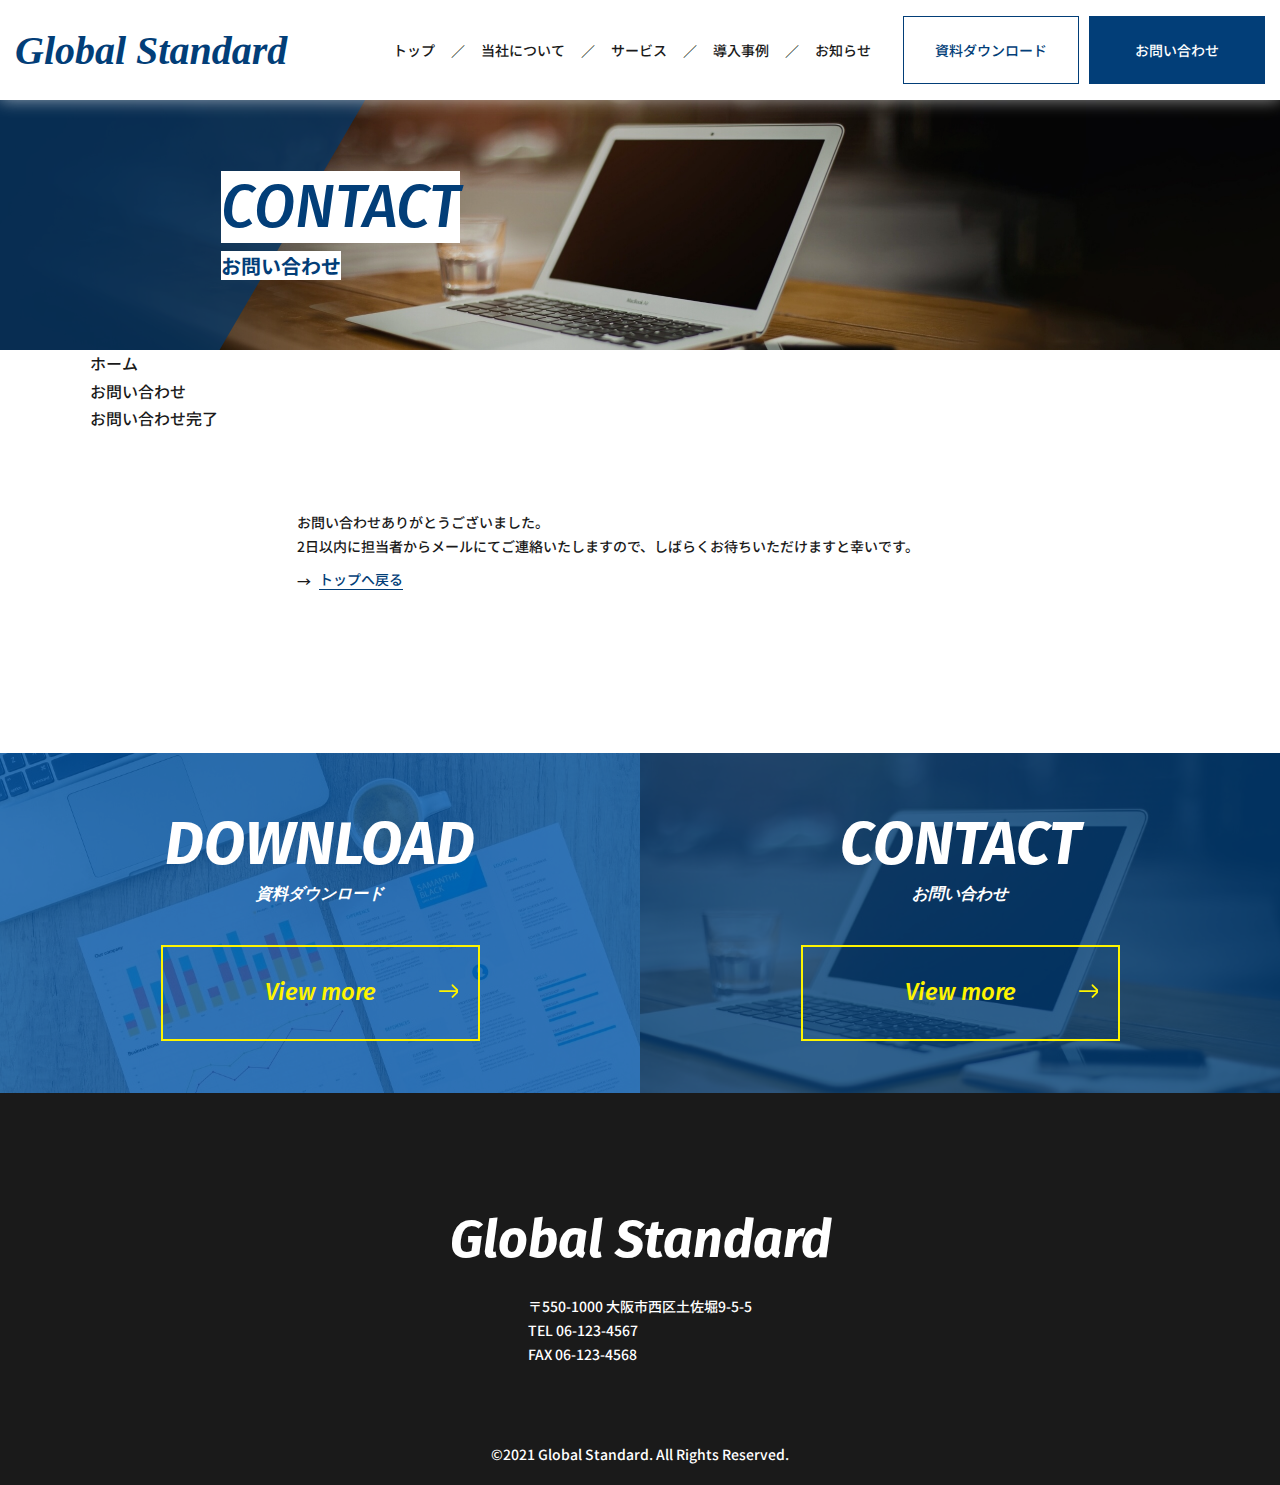
<file: page-contact-thanks.html>
<!DOCTYPE html>
<html lang="ja" prefix="og: http://ogp.me/ns#">
<!-- OGP宣言 -->

<head>
    <meta charset="UTF-8">
    <meta name="viewport" content="width=device-width, initial-scale=1.0">
    <meta name="format-detection" content="telephone=no"><!-- 電話のリンクをしない設定 -->
    <title>Global Standard -page-contact-thanks-</title>
    <meta name="description" content="You Can Cheange The World - 世界で活躍できるグローバルな人材を育てる"><!-- 概要欄 -->

    <meta property="og:title" content="Global Standard -page-contact-thanks-"><!-- OGPタイトル -->
    <meta property="og:type" content="website">
    <meta property="og:url" content="https://example.com/"><!-- OGPサイトURL -->
    <meta property="og:image" content="https://example.com/img/ogp.png"><!-- OGPサムネイル -->
    <meta property="og:site_name" content="Global Standard"><!-- OGPサイトネーム -->
    <meta property="og:description" content=""><!-- OGPサイトの概要欄 -->
    <meta name="twitter:card" content="summary_large_image"><!-- OGP Twitterカード -->
    <!-- fontawesome -->
    <link rel="stylesheet" href="https://use.fontawesome.com/releases/v5.8.2/css/all.css?ver=5.8.2">
    <!-- Google Fonts -->
    <link rel="preconnect" href="https://fonts.googleapis.com">
    <link rel="preconnect" href="https://fonts.gstatic.com" crossorigin>
    <link
        href="https://fonts.googleapis.com/css2?family=Fira+Sans:ital,wght@1,700&family=Noto+Sans+JP:wght@400;500;700&display=swap"
        rel="stylesheet">
    <style>
        @import url('https://fonts.googleapis.com/css2?family=Fira+Sans:ital,wght@1,700&family=Noto+Sans+JP:wght@400;500;700&display=swap');
    </style>
    <!-- CSS -->
    <link rel="stylesheet" href="./css/style.css">
    <!-- ファビコンの設定 -->
    <!-- <link rel="icon" href=""> -->
</head>


<body>

    <header id="header">
        <div class="inner">
            <h1 class="header-logo">
                <a href="#">
                    <img src="/img/logo/company-logo.svg" alt="Global Standard">
                </a>
            </h1><!-- /.header-logo -->

            <nav class="header-nav">
                <ul class="nav-list">
                    <li class="nav-item"><a href="#" class="nav-item-link">トップ</a></li>
                    <li class="nav-item"><a href="#" class="nav-item-link">当社について</a></li>
                    <li class="nav-item"><a href="#" class="nav-item-link">サービス</a></li>
                    <li class="nav-item"><a href="#" class="nav-item-link">導入事例</a></li>
                    <li class="nav-item"><a href="#" class="nav-item-link">お知らせ</a></li>
                    <li class="nav-item-download btn btn-float"><a href="#" class="nav-item-link">資料ダウンロード</a></li>
                    <li class="nav-item-content btn btn-filled"><a href="#" class="nav-item-link">お問い合わせ</a></li>
                </ul>
                <!-- /.nav-list -->
            </nav>
            <!-- /.header-nav -->

            <!-- ドロワー 実装 -->
            <!-- ドロワーのアイコン部分 -->
            <a class="drawer-icon"><span></span></a>
            <!-- ドロワーの背景、マスク部分 -->
            <!-- <div class="drawer-background"></div> -->
            <!-- ドロワーの背景、コンテンツ部分 -->
            <nav class="drawer-nav">
                <ul class="drawer-nav-list">
                    <!-- ドロワーのアイテム部分 -->
                    <li class="drawer-nav-item"><a class="drawer-nav-item-link" href="#">トップ</a></li>
                    <li class="drawer-nav-item"><a class="drawer-nav-item-link" href="#">当社について</a></li>
                    <li class="drawer-nav-item"><a class="drawer-nav-item-link" href="#">サービス</a></li>
                    <li class="drawer-nav-item"><a class="drawer-nav-item-link" href="#">導入事例</a></li>
                    <li class="drawer-nav-item"><a class="drawer-nav-item-link" href="#">お知らせ</a></li>
                    <li class="drawer-nav-item btn btn-drawer-filled"><a class="drawer-nav-item-link"
                            href="#">資料ダウンロード</a></li>
                    <li class="drawer-nav-item btn btn-drawer-float"><a class="drawer-nav-item-link" href="#">お問い合わせ</a>
                    </li>
                </ul>
                <!-- ドロワー 実装-->
            </nav>
        </div><!-- /.inner -->
    </header>
    <!-- /#header -->


    <div class="contact-mainvisual mv">
        <div class="contact-background-img mv-background-img"></div>
        <div class="contact-title-area mv-title-area">
            <h2 class="contact-title section-title mv-title"><span>contact</span></h2>
            <p class="contact-sub section-sub mv-subtitle"><span>お問い合わせ</span></p>
        </div>
    </div>
    <!-- /.contact-mainvisual -->

    <div class="breadclumb">
        <div class="inner">
            <ul class="breadclumb-tag-list">
                <li class="breadclumb-item"><a href="#" class="breadclumb-item-link">ホーム</a></li>
                <li class="breadclumb-item"><a href="#" class="breadclumb-item-link">お問い合わせ</a></li>
                <li class="breadclumb-item"><a href="#" class="breadclumb-item-link">お問い合わせ完了</a></li>
            </ul>
        </div>
    </div>
    <!-- /.breadclumb -->

    <main>
        <section id="contact-thanks" class="contact-thanks section">
            <div class="inner">
                <div class="contact-thanks-form">
                    <p class="contact-thanks-intro">
                        お問い合わせありがとうございました。
                        <br>
                        2日以内に担当者からメールにてご連絡いたしますので、しばらくお待ちいただけますと幸いです。
                        <br>
                        <div class="contact-thanks-intro-link-box">
                            <span class="contact-thanks-intro-span">→</span>
                            <a href="#" class="contact-thanks-intro-link">トップへ戻る</a>
                        </div>
                    </p>
                </div><!-- /.contact-form -->
            </div><!-- /.inner -->
        </section><!-- /#contact.contact section -->
    </main>

    <!-- footer-contents -->
    <div id="footer-contents">
        <div class="inner flex">
            <div class="footer-content footer-download">
                <div class="footer-head">
                    <h2 class="footer-title">download</h2>
                    <span class="footer-sub">資料ダウンロード</span>
                </div>
                <!-- /.footer-head -->
                <a class="btn btn-arrow-yellow">View more</a>
            </div>
            <!-- /.footer-content -->
            <div class="footer-content footer-faq">
                <div class="footer-head">
                    <h2 class="footer-title">contact</h2>
                    <span class="footer-sub">お問い合わせ</span>
                </div>
                <!-- /.footer-head -->
                <a class="btn btn-arrow-yellow">View more</a>
            </div>
            <!-- /.footer-content -->
        </div>
        <!-- /.inner -->
    </div>
    <!-- /#footer-contents -->


    <!-- footer -->
    <footer id="footer">
        <div class="inner">
            <div class="footer-container">
                <div class="footer-logo"><a href="#">Global Standard</a></div>
                <address class="footer-address">
                    〒550-1000 大阪市西区土佐堀9-5-5<br>
                    TEL 06-123-4567<br>
                    FAX 06-123-4568
                </address>
            </div>
            <small class="footer-copyright">&copy;2021 Global Standard. All Rights Reserved.</small>
            <!-- /.footer-copyright -->

        </div><!-- /inner -->
    </footer><!-- /footer -->

    <div class="floating">
        <a href="#"><i class="fas fa-chevron-up"></i></a>
    </div>


    <!-- JQuery -->
    <script src="https://ajax.googleapis.com/ajax/libs/jquery/3.6.0/jquery.min.js"></script>
    <!-- Main JS -->
    <script src="./js/script.js"></script>
</body>

</html>
</file>
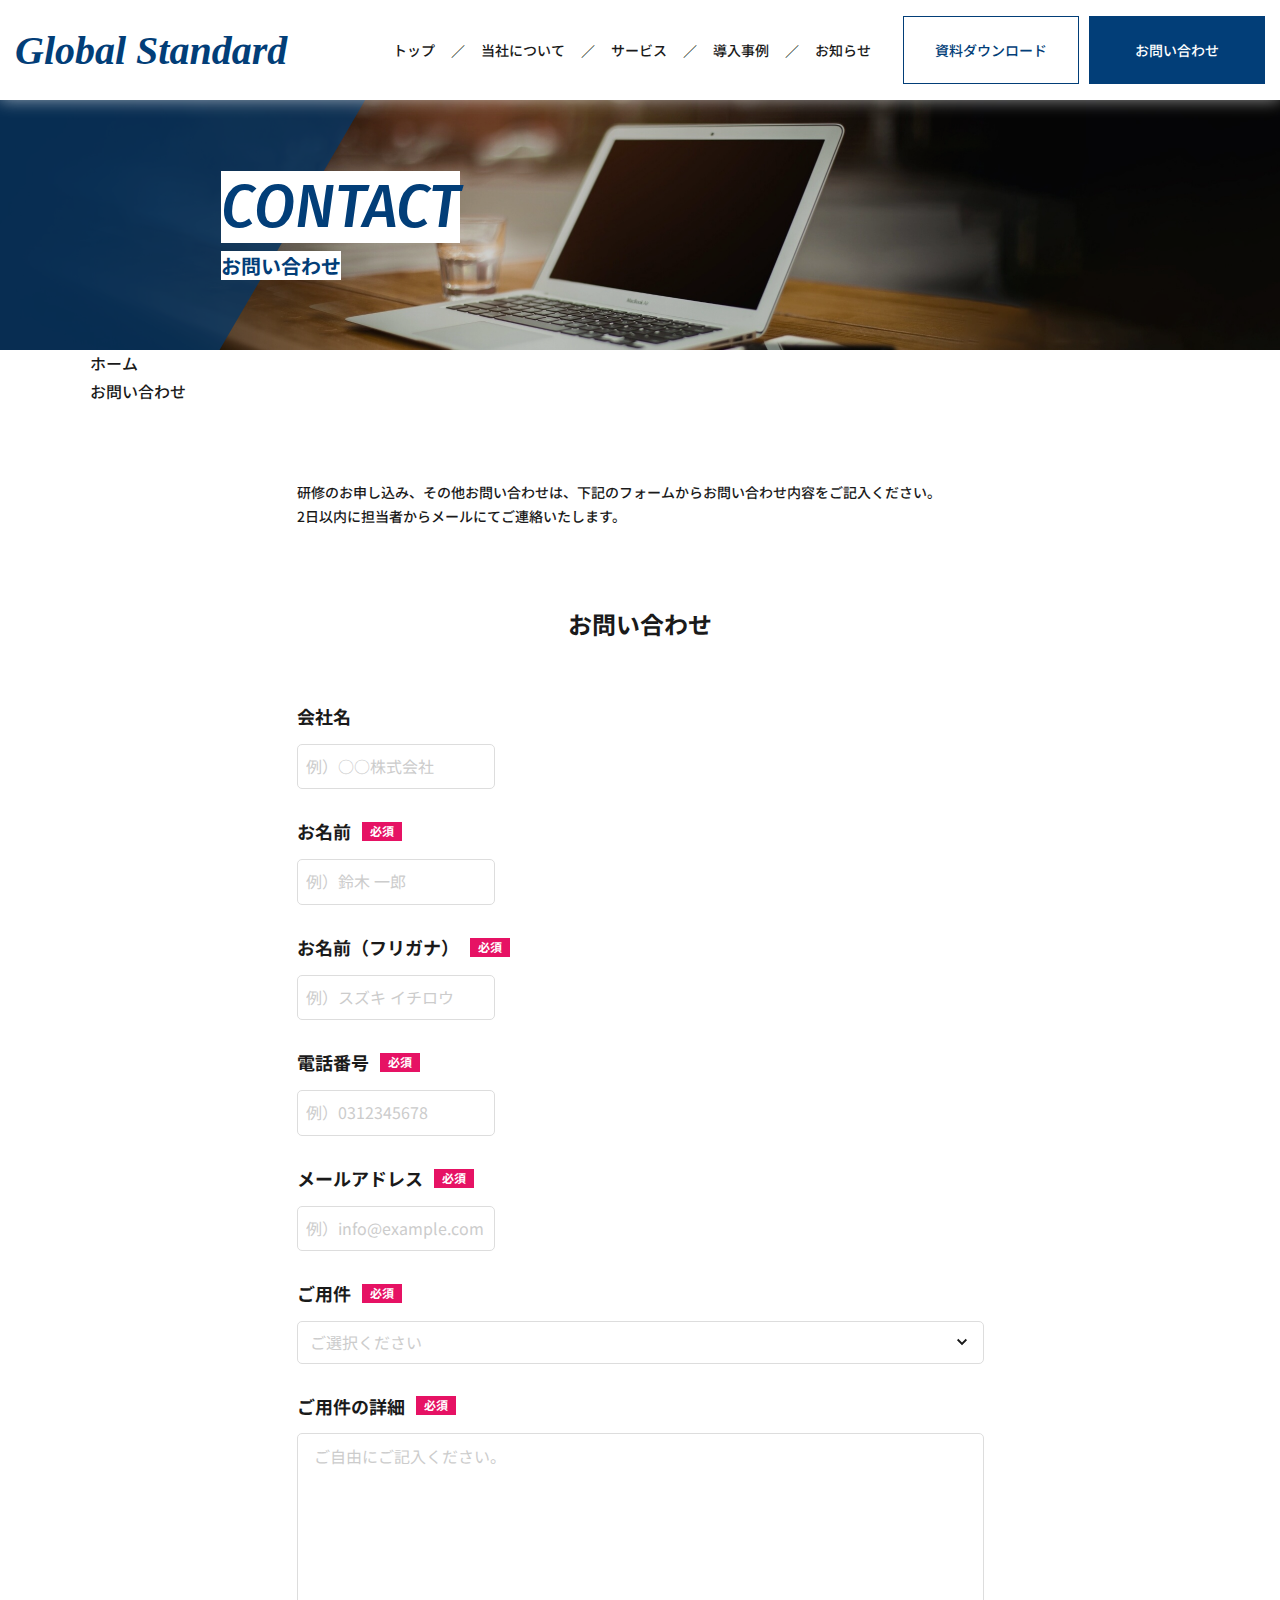
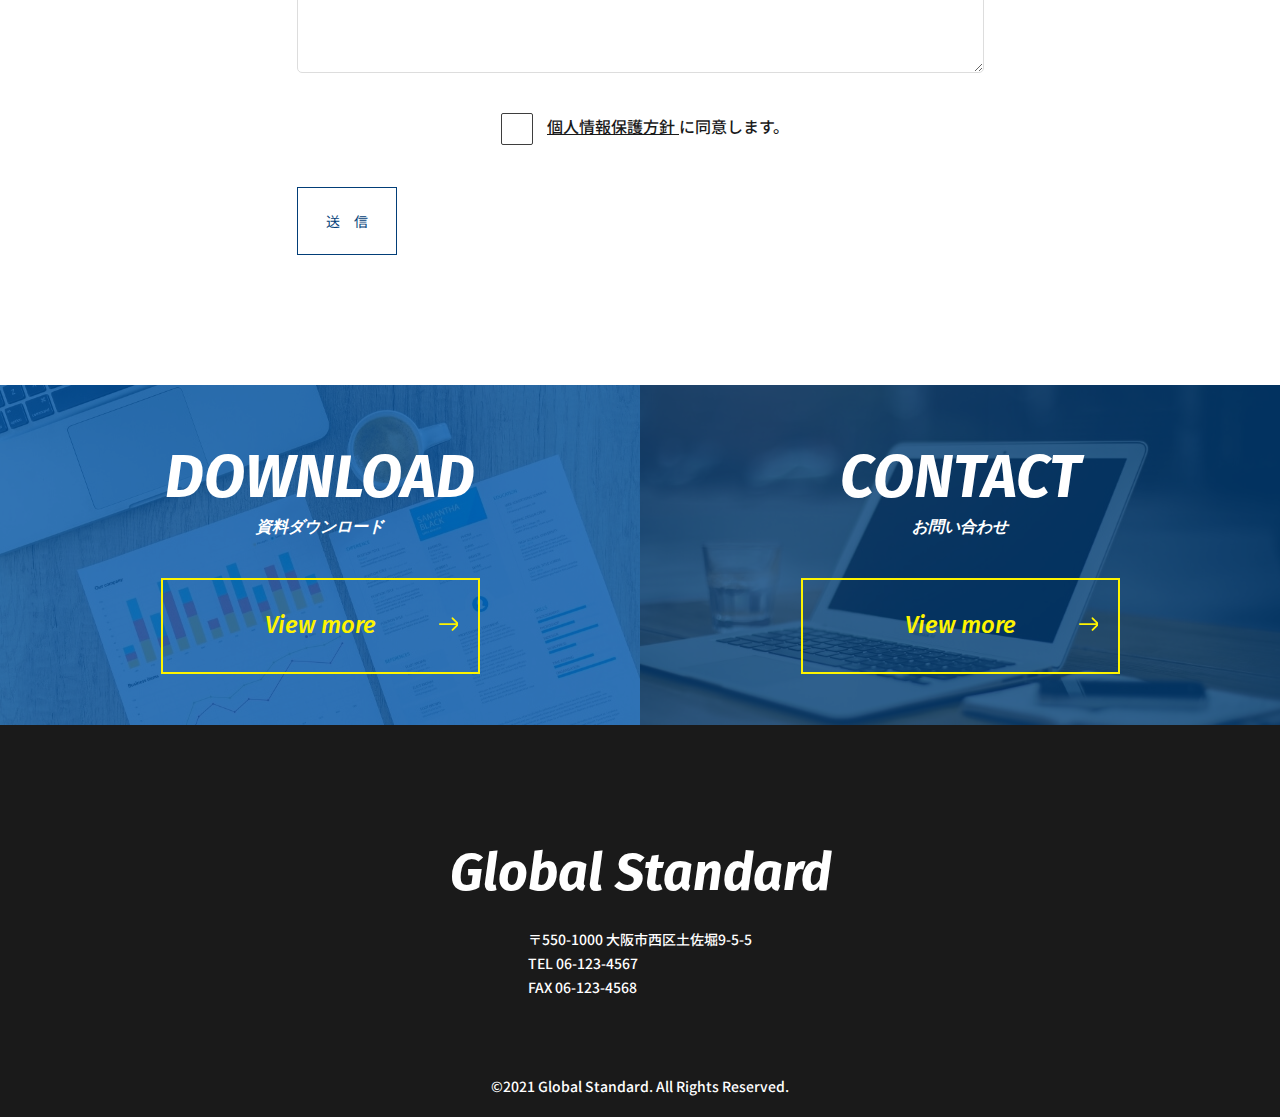
<file: page-contact.html>
<!DOCTYPE html>
<html lang="ja" prefix="og: http://ogp.me/ns#">
<!-- OGP宣言 -->

<head>
    <meta charset="UTF-8">
    <meta name="viewport" content="width=device-width, initial-scale=1.0">
    <meta name="format-detection" content="telephone=no"><!-- 電話のリンクをしない設定 -->
    <title>Global Standard -page-contact-</title>
    <meta name="description" content="You Can Cheange The World - 世界で活躍できるグローバルな人材を育てる"><!-- 概要欄 -->

    <meta property="og:title" content="Global Standard -page-contact-"><!-- OGPタイトル -->
    <meta property="og:type" content="website">
    <meta property="og:url" content="https://example.com/"><!-- OGPサイトURL -->
    <meta property="og:image" content="https://example.com/img/ogp.png"><!-- OGPサムネイル -->
    <meta property="og:site_name" content="Global Standard"><!-- OGPサイトネーム -->
    <meta property="og:description" content=""><!-- OGPサイトの概要欄 -->
    <meta name="twitter:card" content="summary_large_image"><!-- OGP Twitterカード -->
    <!-- fontawesome -->
    <link rel="stylesheet" href="https://use.fontawesome.com/releases/v5.8.2/css/all.css?ver=5.8.2">
    <!-- Google Fonts -->
    <link rel="preconnect" href="https://fonts.googleapis.com">
    <link rel="preconnect" href="https://fonts.gstatic.com" crossorigin>
    <link
        href="https://fonts.googleapis.com/css2?family=Fira+Sans:ital,wght@1,700&family=Noto+Sans+JP:wght@400;500;700&display=swap"
        rel="stylesheet">
    <style>
        @import url('https://fonts.googleapis.com/css2?family=Fira+Sans:ital,wght@1,700&family=Noto+Sans+JP:wght@400;500;700&display=swap');
    </style>
    <!-- CSS -->
    <link rel="stylesheet" href="./css/style.css">
    <!-- ファビコンの設定 -->
    <!-- <link rel="icon" href=""> -->
</head>


<body>

    <header id="header">
        <div class="inner">
             <h1 class="header-logo">
                <a href="#">
                    <img src="/img/logo/company-logo.svg" alt="Global Standard">
                </a>
            </h1><!-- /.header-logo -->

            <nav class="header-nav">
                <ul class="nav-list">
                    <li class="nav-item"><a href="#" class="nav-item-link">トップ</a></li>
                    <li class="nav-item"><a href="#" class="nav-item-link">当社について</a></li>
                    <li class="nav-item"><a href="#" class="nav-item-link">サービス</a></li>
                    <li class="nav-item"><a href="#" class="nav-item-link">導入事例</a></li>
                    <li class="nav-item"><a href="#" class="nav-item-link">お知らせ</a></li>
                    <li class="nav-item-download btn btn-float"><a href="#" class="nav-item-link">資料ダウンロード</a></li>
                    <li class="nav-item-content btn btn-filled"><a href="#" class="nav-item-link">お問い合わせ</a></li>
                </ul>
                <!-- /.nav-list -->
            </nav>
            <!-- /.header-nav -->

            <!-- ドロワー 実装 -->
            <!-- ドロワーのアイコン部分 -->
            <a class="drawer-icon"><span></span></a>
            <!-- ドロワーの背景、マスク部分 -->
            <!-- <div class="drawer-background"></div> -->
            <!-- ドロワーの背景、コンテンツ部分 -->
            <nav class="drawer-nav">
                <ul class="drawer-nav-list">
                    <!-- ドロワーのアイテム部分 -->
                    <li class="drawer-nav-item"><a class="drawer-nav-item-link" href="#">トップ</a></li>
                    <li class="drawer-nav-item"><a class="drawer-nav-item-link" href="#">当社について</a></li>
                    <li class="drawer-nav-item"><a class="drawer-nav-item-link" href="#">サービス</a></li>
                    <li class="drawer-nav-item"><a class="drawer-nav-item-link" href="#">導入事例</a></li>
                    <li class="drawer-nav-item"><a class="drawer-nav-item-link" href="#">お知らせ</a></li>
                    <li class="drawer-nav-item btn btn-drawer-filled"><a class="drawer-nav-item-link"
                            href="#">資料ダウンロード</a></li>
                    <li class="drawer-nav-item btn btn-drawer-float"><a class="drawer-nav-item-link" href="#">お問い合わせ</a>
                    </li>
                </ul>
                <!-- ドロワー 実装-->
            </nav>
        </div><!-- /.inner -->
    </header>
    <!-- /#header -->

    <div class="contact-mainvisual mv">
        <div class="contact-background-img mv-background-img"></div>
        <div class="contact-title-area mv-title-area">
            <h2 class="contact-title section-title mv-title"><span>contact</span></h2>
            <p class="contact-sub section-sub mv-subtitle"><span>お問い合わせ</span></p>
        </div>
    </div>
    <!-- /.contact-mainvisual -->

    <div class="breadclumb">
        <div class="inner">
            <ul class="breadclumb-tag-list">
                <li class="breadclumb-item"><a href="#" class="breadclumb-item-link">ホーム</a></li>
                <li class="breadclumb-item"><a href="#" class="breadclumb-item-link">お問い合わせ</a></li>
            </ul>
        </div>
    </div>
    <!-- /.breadclumb -->

    <main>
        <section id="contact" class="contact section">
            <div class="inner">
                <div class="contact-form">
                    <p class="contact-intro">
                        研修のお申し込み、その他お問い合わせは、下記のフォームからお問い合わせ内容をご記入ください。
                        <br>
                        2日以内に担当者からメールにてご連絡いたします。
                    </p>
                    <h2 class="contact-form-title">お問い合わせ</h2><!-- /.contact-form-title -->
                    <div class="contact-form-content">
                        <form action="" method="post">
                            <dl class="contact-form-list">
                                <div class="contact-form-item">
                                    <dt class="contact-form-item-text">会社名</dt>
                                    <dd class="contact-form-input-box">
                                        <input class="js-require" type="text" name="company" placeholder="例）○○株式会社">
                                    </dd>
                                </div>
                                <div class="contact-form-item">
                                    <dt class="contact-form-item-text">お名前<span
                                            class="contact-form-item-text-span">必須</span></dt>
                                    <dd class="contact-form-input-box">
                                        <input class="js-require" type="text" name="name" placeholder="例）鈴木&nbsp;一郎">
                                    </dd>
                                </div>
                                <div class="contact-form-item">
                                    <dt class="contact-form-item-text">お名前（フリガナ）<span
                                            class="contact-form-item-text-span">必須</span></dt>
                                    <dd class="contact-form-input-box">
                                        <input class="js-require" type="text" name="kana" placeholder="例）スズキ&nbsp;イチロウ">
                                    </dd>
                                </div>
                                <div class="contact-form-item">
                                    <dt class="contact-form-item-text">電話番号<span
                                            class="contact-form-item-text-span">必須</span></dt>
                                    <dd class="contact-form-input-box">
                                        <input class="js-require" type="tel" name="tel" placeholder="例）0312345678">
                                    </dd>
                                </div>
                                <div class="contact-form-item">
                                    <dt class="contact-form-item-text">メールアドレス<span
                                            class="contact-form-item-text-span">必須</span></dt>
                                    <dd class="contact-form-input-box">
                                        <input type="email" name="email" id="form-email"
                                            placeholder="例）info@example.com">
                                        <span class="contact-form-focusLine"></span>
                                    </dd>
                                </div>
                                <div class="contact-form-item">
                                    <dt class="contact-form-item-text">ご用件<span
                                            class="contact-form-item-text-span">必須</span></dt>
                                    <dd class="contact-form-select">
                                        <select name="form-select" id="form-select" onchange="Color(this)">
                                            <option value="-" selected>ご選択ください</option>
                                            <option value="A">A</option>
                                            <option value="B">B</option>
                                        </select>
                                    </dd>
                                </div>
                                <div class="contact-form-item">
                                    <dt class="contact-form-item-text">ご用件の詳細<span
                                            class="contact-form-item-text-span">必須</span></dt>
                                    <dd>
                                        <textarea name="message" placeholder="ご自由にご記入ください。"></textarea>
                                    </dd>
                                </div>
                            </dl>
                            <div class="contact-form-privacy">
                                <label for="form-privacy" class="contact-form-privacy-label">
                                    <input type="checkbox" name="privacy" id="form-privacy">
                                    <span>
                                        <a href="#" class="contact-form-privacy-link">
                                            個人情報保護方針
                                        </a>
                                        に同意します。
                                    </span>
                                </label>
                            </div>
                            <button id="contact-form-submit" class="contact-form-button btn btn-float">送&emsp;信</button>
                        </form>
                    </div>
                </div><!-- /.contact-form -->
            </div><!-- /.inner -->
        </section><!-- /#contact.contact section -->
    </main>



    <!-- footer-contents -->
    <div id="footer-contents">
        <div class="inner flex">
            <div class="footer-content footer-download">
                <div class="footer-head">
                    <h2 class="footer-title">download</h2>
                    <span class="footer-sub">資料ダウンロード</span>
                </div>
                <!-- /.footer-head -->
                <a class="btn btn-arrow-yellow">View more</a>
            </div>
            <!-- /.footer-content -->
            <div class="footer-content footer-faq">
                <div class="footer-head">
                    <h2 class="footer-title">contact</h2>
                    <span class="footer-sub">お問い合わせ</span>
                </div>
                <!-- /.footer-head -->
                <a class="btn btn-arrow-yellow">View more</a>
            </div>
            <!-- /.footer-content -->
        </div>
        <!-- /.inner -->
    </div>
    <!-- /#footer-contents -->


    <!-- footer -->
    <footer id="footer">
        <div class="inner">
            <div class="footer-container">
                <div class="footer-logo"><a href="#">Global Standard</a></div>
                <address class="footer-address">
                    〒550-1000 大阪市西区土佐堀9-5-5<br>
                    TEL 06-123-4567<br>
                    FAX 06-123-4568
                </address>
            </div>
            <small class="footer-copyright">&copy;2021 Global Standard. All Rights Reserved.</small>
            <!-- /.footer-copyright -->

        </div><!-- /inner -->
    </footer><!-- /footer -->

    <div class="floating">
        <a href="#"><i class="fas fa-chevron-up"></i></a>
    </div>


    <!-- JQuery -->
    <script src="https://ajax.googleapis.com/ajax/libs/jquery/3.6.0/jquery.min.js"></script>
    <!-- Main JS -->
    <script src="./js/script.js"></script>
</body>

</html>
</file>
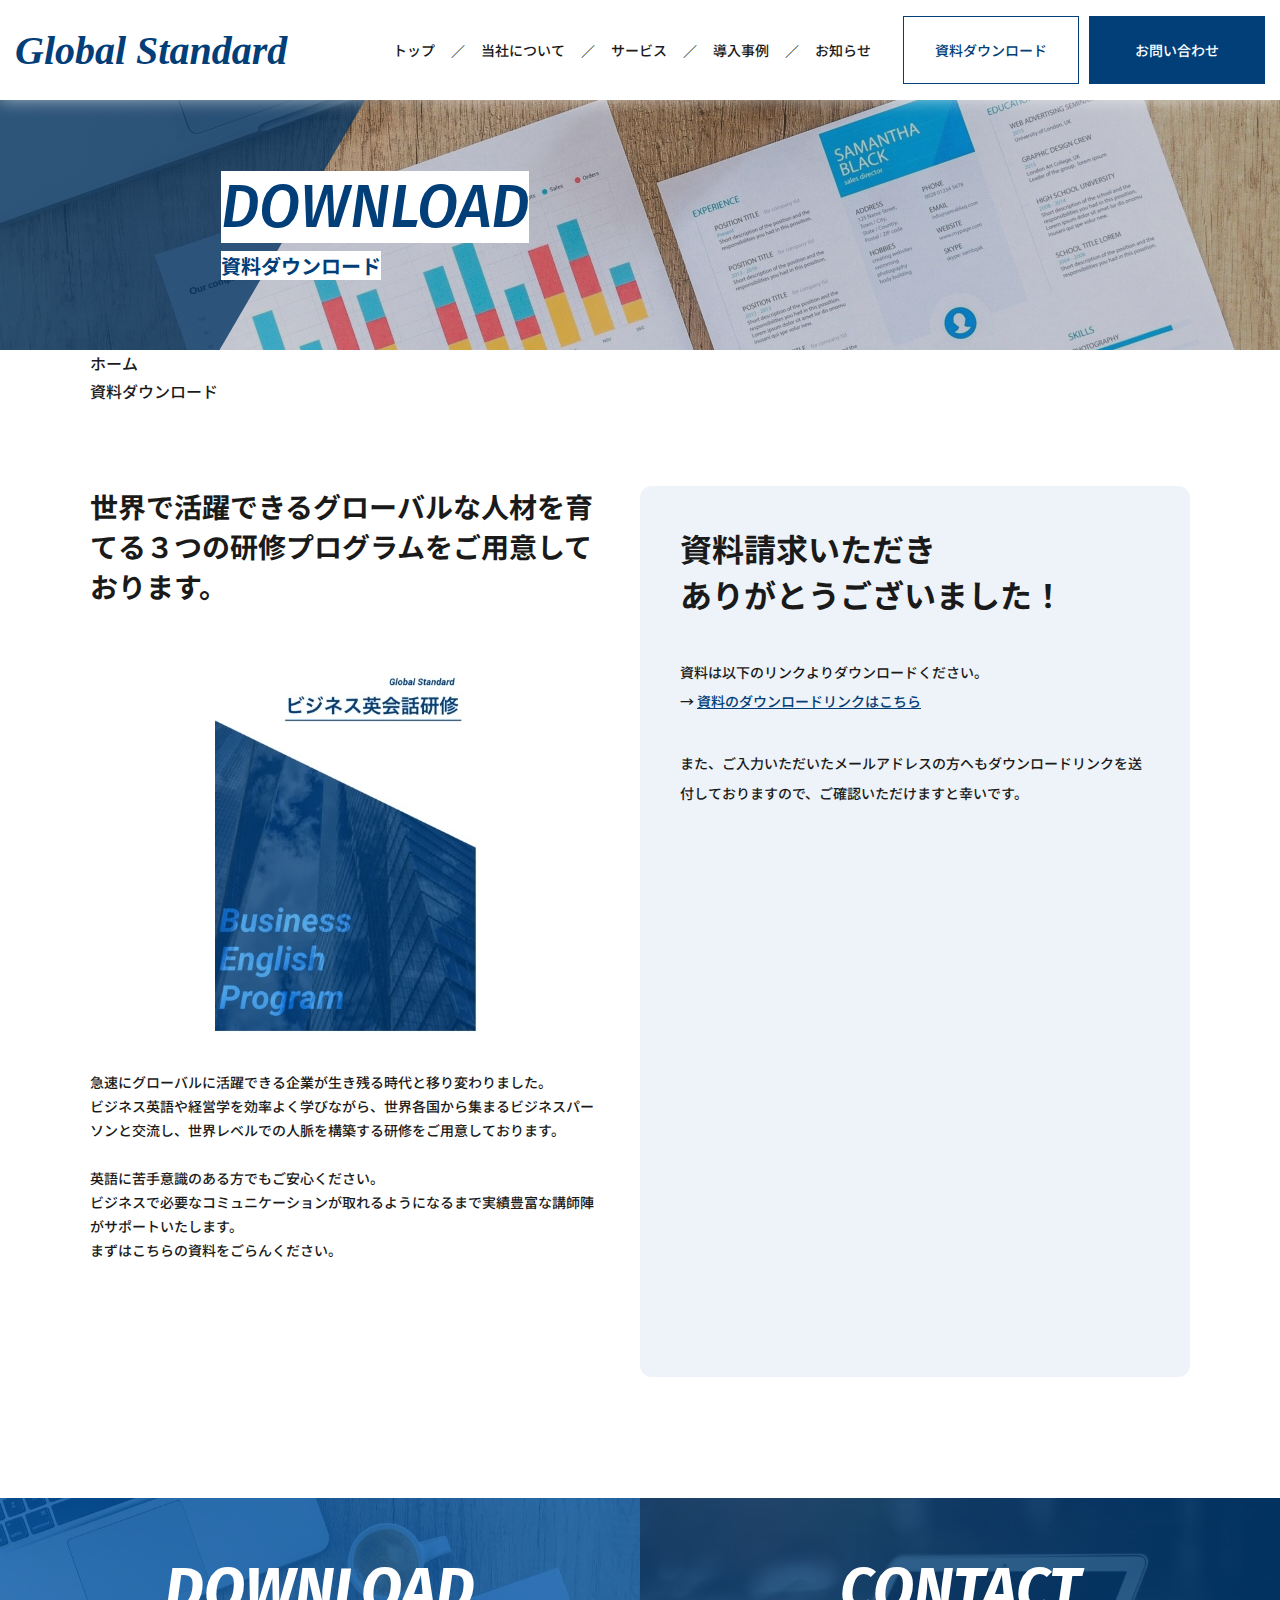
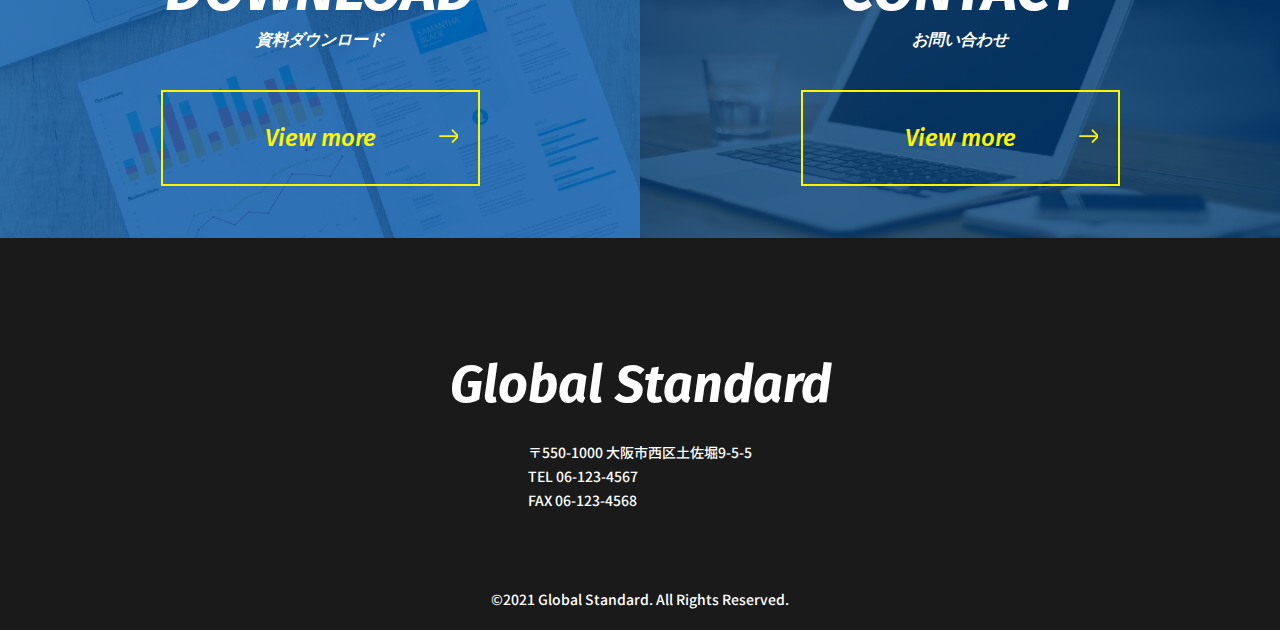
<file: page-download-thanks.html>
<!DOCTYPE html>
<html lang="ja" prefix="og: http://ogp.me/ns#">
<!-- OGP宣言 -->

<head>
    <meta charset="UTF-8">
    <meta name="viewport" content="width=device-width, initial-scale=1.0">
    <meta name="format-detection" content="telephone=no"><!-- 電話のリンクをしない設定 -->
    <title>Global Standard -page-download-thanks-</title>
    <meta name="description" content="You Can Cheange The World - 世界で活躍できるグローバルな人材を育てる"><!-- 概要欄 -->

    <meta property="og:title" content="Global Standard -page-download-thanks-"><!-- OGPタイトル -->
    <meta property="og:type" content="website">
    <meta property="og:url" content="https://example.com/"><!-- OGPサイトURL -->
    <meta property="og:image" content="https://example.com/img/ogp.png"><!-- OGPサムネイル -->
    <meta property="og:site_name" content="Global Standard"><!-- OGPサイトネーム -->
    <meta property="og:description" content=""><!-- OGPサイトの概要欄 -->
    <meta name="twitter:card" content="summary_large_image"><!-- OGP Twitterカード -->
    <!-- fontawesome -->
    <link rel="stylesheet" href="https://use.fontawesome.com/releases/v5.8.2/css/all.css?ver=5.8.2">
    <!-- Google Fonts -->
    <link rel="preconnect" href="https://fonts.googleapis.com">
    <link rel="preconnect" href="https://fonts.gstatic.com" crossorigin>
    <link
        href="https://fonts.googleapis.com/css2?family=Fira+Sans:ital,wght@1,700&family=Noto+Sans+JP:wght@400;500;700&display=swap"
        rel="stylesheet">
    <style>
        @import url('https://fonts.googleapis.com/css2?family=Fira+Sans:ital,wght@1,700&family=Noto+Sans+JP:wght@400;500;700&display=swap');
    </style>
    <!-- CSS -->
    <link rel="stylesheet" href="./css/style.css">
    <!-- ファビコンの設定 -->
    <!-- <link rel="icon" href=""> -->
</head>


<body>

    <header id="header">
        <div class="inner">
             <h1 class="header-logo">
                <a href="#">
                    <img src="/img/logo/company-logo.svg" alt="Global Standard">
                </a>
            </h1><!-- /.header-logo -->

            <nav class="header-nav">
                <ul class="nav-list">
                    <li class="nav-item"><a href="#" class="nav-item-link">トップ</a></li>
                    <li class="nav-item"><a href="#" class="nav-item-link">当社について</a></li>
                    <li class="nav-item"><a href="#" class="nav-item-link">サービス</a></li>
                    <li class="nav-item"><a href="#" class="nav-item-link">導入事例</a></li>
                    <li class="nav-item"><a href="#" class="nav-item-link">お知らせ</a></li>
                    <li class="nav-item-download btn btn-float"><a href="#" class="nav-item-link">資料ダウンロード</a></li>
                    <li class="nav-item-content btn btn-filled"><a href="#" class="nav-item-link">お問い合わせ</a></li>
                </ul>
                <!-- /.nav-list -->
            </nav>
            <!-- /.header-nav -->

            <!-- ドロワー 実装 -->
            <!-- ドロワーのアイコン部分 -->
            <a class="drawer-icon"><span></span></a>
            <!-- ドロワーの背景、マスク部分 -->
            <!-- <div class="drawer-background"></div> -->
            <!-- ドロワーの背景、コンテンツ部分 -->
            <nav class="drawer-nav">
                <ul class="drawer-nav-list">
                    <!-- ドロワーのアイテム部分 -->
                    <li class="drawer-nav-item"><a class="drawer-nav-item-link" href="#">トップ</a></li>
                    <li class="drawer-nav-item"><a class="drawer-nav-item-link" href="#">当社について</a></li>
                    <li class="drawer-nav-item"><a class="drawer-nav-item-link" href="#">サービス</a></li>
                    <li class="drawer-nav-item"><a class="drawer-nav-item-link" href="#">導入事例</a></li>
                    <li class="drawer-nav-item"><a class="drawer-nav-item-link" href="#">お知らせ</a></li>
                    <li class="drawer-nav-item btn btn-drawer-filled"><a class="drawer-nav-item-link"
                            href="#">資料ダウンロード</a></li>
                    <li class="drawer-nav-item btn btn-drawer-float"><a class="drawer-nav-item-link" href="#">お問い合わせ</a>
                    </li>
                </ul>
                <!-- ドロワー 実装-->
            </nav>
        </div><!-- /.inner -->
    </header>
    <!-- /#header -->


    <div class="download-mainvisual mv">
        <div class="download-background-img mv-background-img"></div>
        <div class="download-title-area mv-title-area">
            <h2 class="download-title section-title mv-title"><span>download</span></h2>
            <p class="download-sub section-sub mv-subtitle"><span>資料ダウンロード</span></p>
        </div>
    </div>
    <!-- /.download-mainvisual -->

    <div class="breadclumb">
        <div class="inner">
            <ul class="breadclumb-tag-list">
                <li class="breadclumb-item"><a href="#" class="breadclumb-item-link">ホーム</a></li>
                <li class="breadclumb-item"><a href="#" class="breadclumb-item-link">資料ダウンロード</a></li>
            </ul>
        </div>
    </div>
    <!-- /.breadclumb -->

    <!-- main -->

    <main>
        <section id="download-thanks" class="download-thanks section">
            <div class="inner">
                <div class="download-flex">
                    <div class="download-item">
                        <h2 class="download-item-title">世界で活躍できるグローバルな人材を育てる３つの研修プログラムをご用意しております。</h2>
                        <!-- /.download-item-title -->
                        <div class="download-item-img">
                            <img src="/img/pamphlet.jpg" alt="pamphlet.jpg">
                        </div><!-- /.download-item-img -->
                        <p class="download-item-text">
                            急速にグローバルに活躍できる企業が生き残る時代と移り変わりました。
                            <br>
                            ビジネス英語や経営学を効率よく学びながら、世界各国から集まるビジネスパーソンと交流し、世界レベルでの人脈を構築する研修をご用意しております。
                            <br>
                            <br>
                            英語に苦手意識のある方でもご安心ください。
                            <br>
                            ビジネスで必要なコミュニケーションが取れるようになるまで実績豊富な講師陣がサポートいたします。
                            <br>
                            まずはこちらの資料をごらんください。
                        </p><!-- /.download-item-text -->
                    </div><!-- /.download-item -->
                    <div class="download-form">
                        <h2 class="download-form-title">
                            資料請求いただき
                            <br>
                            ありがとうございました！
                        </h2><!-- /.download-form-title -->
                        <div class="download-form-content">
                            <p class="download-form-text">
                                資料は以下のリンクよりダウンロードください。
                                <br>
                                →
                                <a href="#" class="download-form-text-link">
                                    資料のダウンロードリンクはこちら
                                </a>
                            </p>
                            <p class="download-form-text">
                                また、ご入力いただいたメールアドレスの方へもダウンロードリンクを送付しておりますので、ご確認いただけますと幸いです。
                            </p>
                        </div>
                    </div><!-- /.download-form -->
                </div>
            </div><!-- /.inner -->
        </section><!-- /#download.download section -->
    </main>

    <!-- footer-contents -->
    <div id="footer-contents">
        <div class="inner flex">
            <div class="footer-content footer-download">
                <div class="footer-head">
                    <h2 class="footer-title">download</h2>
                    <span class="footer-sub">資料ダウンロード</span>
                </div>
                <!-- /.footer-head -->
                <a class="btn btn-arrow-yellow">View more</a>
            </div>
            <!-- /.footer-content -->
            <div class="footer-content footer-faq">
                <div class="footer-head">
                    <h2 class="footer-title">contact</h2>
                    <span class="footer-sub">お問い合わせ</span>
                </div>
                <!-- /.footer-head -->
                <a class="btn btn-arrow-yellow">View more</a>
            </div>
            <!-- /.footer-content -->
        </div>
        <!-- /.inner -->
    </div>
    <!-- /#footer-contents -->


    <!-- footer -->
    <footer id="footer">
        <div class="inner">
            <div class="footer-container">
                <div class="footer-logo"><a href="#">Global Standard</a></div>
                <address class="footer-address">
                    〒550-1000 大阪市西区土佐堀9-5-5<br>
                    TEL 06-123-4567<br>
                    FAX 06-123-4568
                </address>
            </div>
            <small class="footer-copyright">&copy;2021 Global Standard. All Rights Reserved.</small>
            <!-- /.footer-copyright -->

        </div><!-- /inner -->
    </footer><!-- /footer -->

    <div class="floating">
        <a href="#"><i class="fas fa-chevron-up"></i></a>
    </div>


    <!-- JQuery -->
    <script src="https://ajax.googleapis.com/ajax/libs/jquery/3.6.0/jquery.min.js"></script>
    <!-- Main JS -->
    <script src="./js/script.js"></script>
</body>

</html>
</file>
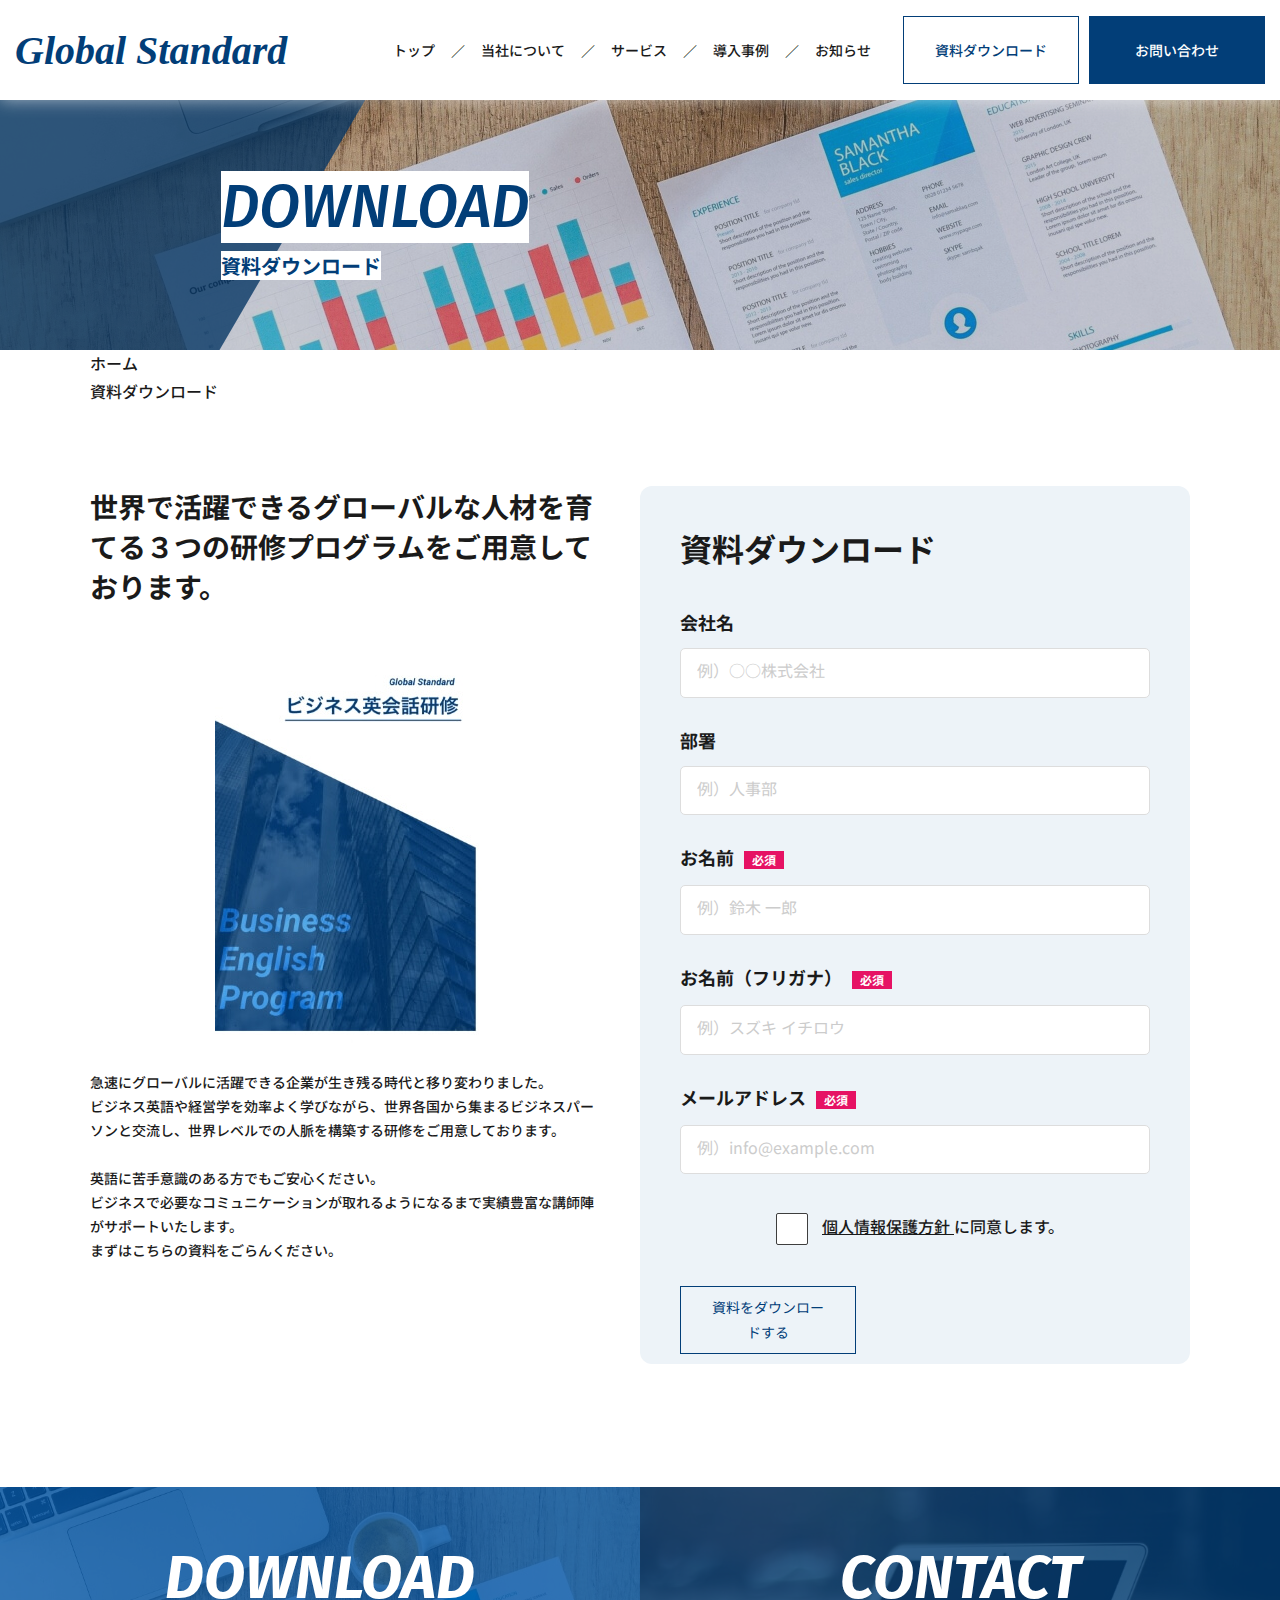
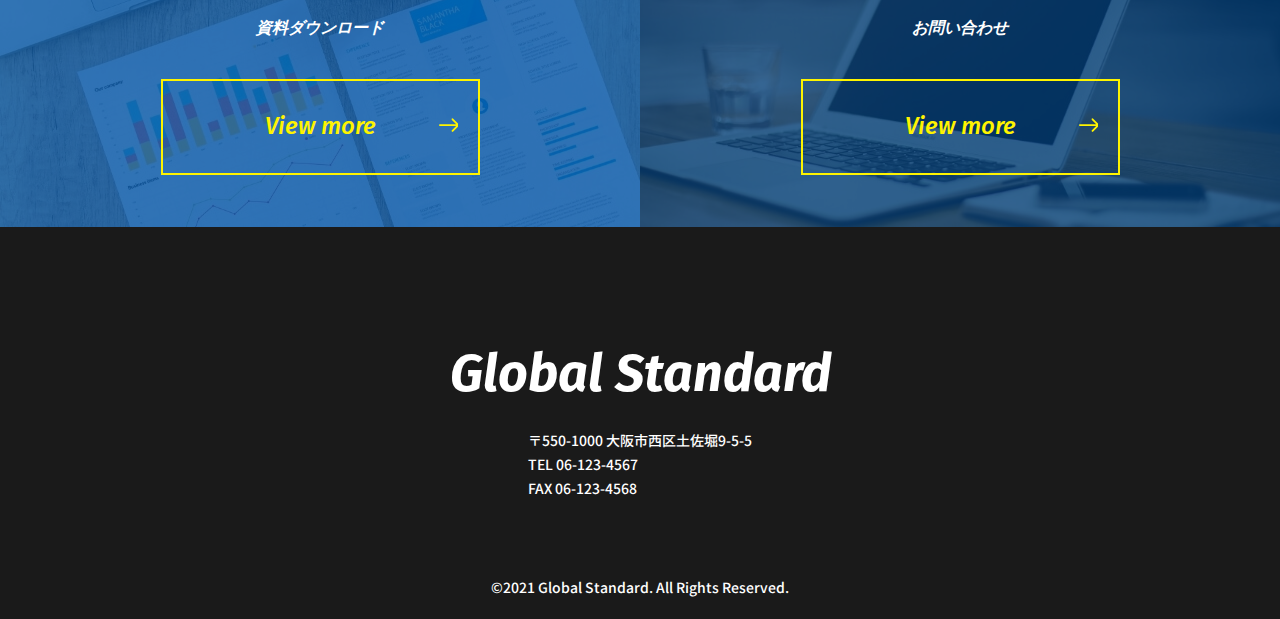
<file: page-download.html>
<!DOCTYPE html>
<html lang="ja" prefix="og: http://ogp.me/ns#">
<!-- OGP宣言 -->

<head>
  <meta charset="UTF-8">
  <meta name="viewport" content="width=device-width, initial-scale=1.0">
  <meta name="format-detection" content="telephone=no"><!-- 電話のリンクをしない設定 -->
  <title>Global Standard -page-download-</title>
  <meta name="description" content="You Can Cheange The World - 世界で活躍できるグローバルな人材を育てる"><!-- 概要欄 -->

  <meta property="og:title" content="Global Standard -page-download-"><!-- OGPタイトル -->
  <meta property="og:type" content="website">
  <meta property="og:url" content="https://example.com/"><!-- OGPサイトURL -->
  <meta property="og:image" content="https://example.com/img/ogp.png"><!-- OGPサムネイル -->
  <meta property="og:site_name" content="Global Standard"><!-- OGPサイトネーム -->
  <meta property="og:description" content=""><!-- OGPサイトの概要欄 -->
  <meta name="twitter:card" content="summary_large_image"><!-- OGP Twitterカード -->
  <!-- fontawesome -->
  <link rel="stylesheet" href="https://use.fontawesome.com/releases/v5.8.2/css/all.css?ver=5.8.2">
  <!-- Google Fonts -->
  <link rel="preconnect" href="https://fonts.googleapis.com">
  <link rel="preconnect" href="https://fonts.gstatic.com" crossorigin>
  <link
    href="https://fonts.googleapis.com/css2?family=Fira+Sans:ital,wght@1,700&family=Noto+Sans+JP:wght@400;500;700&display=swap"
    rel="stylesheet">
  <style>
    @import url('https://fonts.googleapis.com/css2?family=Fira+Sans:ital,wght@1,700&family=Noto+Sans+JP:wght@400;500;700&display=swap');
  </style>
  <!-- CSS -->
  <link rel="stylesheet" href="./css/style.css">
  <!-- ファビコンの設定 -->
  <!-- <link rel="icon" href=""> -->
</head>


<body>

  <header id="header">
    <div class="inner">
       <h1 class="header-logo">
                <a href="#">
                    <img src="/img/logo/company-logo.svg" alt="Global Standard">
                </a>
            </h1><!-- /.header-logo -->

      <nav class="header-nav">
        <ul class="nav-list">
          <li class="nav-item"><a href="#" class="nav-item-link">トップ</a></li>
          <li class="nav-item"><a href="#" class="nav-item-link">当社について</a></li>
          <li class="nav-item"><a href="#" class="nav-item-link">サービス</a></li>
          <li class="nav-item"><a href="#" class="nav-item-link">導入事例</a></li>
          <li class="nav-item"><a href="#" class="nav-item-link">お知らせ</a></li>
          <li class="nav-item-download btn btn-float"><a href="#" class="nav-item-link">資料ダウンロード</a></li>
          <li class="nav-item-content btn btn-filled"><a href="#" class="nav-item-link">お問い合わせ</a></li>
        </ul>
        <!-- /.nav-list -->
      </nav>
      <!-- /.header-nav -->

      <!-- ドロワー 実装 -->
      <!-- ドロワーのアイコン部分 -->
      <a class="drawer-icon"><span></span></a>
      <!-- ドロワーの背景、マスク部分 -->
      <!-- <div class="drawer-background"></div> -->
      <!-- ドロワーの背景、コンテンツ部分 -->
      <nav class="drawer-nav">
        <ul class="drawer-nav-list">
          <!-- ドロワーのアイテム部分 -->
          <li class="drawer-nav-item"><a class="drawer-nav-item-link" href="#">トップ</a></li>
          <li class="drawer-nav-item"><a class="drawer-nav-item-link" href="#">当社について</a></li>
          <li class="drawer-nav-item"><a class="drawer-nav-item-link" href="#">サービス</a></li>
          <li class="drawer-nav-item"><a class="drawer-nav-item-link" href="#">導入事例</a></li>
          <li class="drawer-nav-item"><a class="drawer-nav-item-link" href="#">お知らせ</a></li>
          <li class="drawer-nav-item btn btn-drawer-filled"><a class="drawer-nav-item-link" href="#">資料ダウンロード</a></li>
          <li class="drawer-nav-item btn btn-drawer-float"><a class="drawer-nav-item-link" href="#">お問い合わせ</a>
          </li>
        </ul>
        <!-- ドロワー 実装-->
      </nav>
    </div><!-- /.inner -->
  </header>
  <!-- /#header -->


  <div class="download-mainvisual mv">
    <div class="download-background-img mv-background-img"></div>
    <div class="download-title-area mv-title-area">
      <h2 class="download-title section-title mv-title"><span>download</span></h2>
      <p class="download-sub section-sub mv-subtitle"><span>資料ダウンロード</span></p>
    </div>
  </div>
  <!-- /.download-mainvisual -->

  <div class="breadclumb">
    <div class="inner">
      <ul class="breadclumb-tag-list">
        <li class="breadclumb-item"><a href="#" class="breadclumb-item-link">ホーム</a></li>
        <li class="breadclumb-item"><a href="#" class="breadclumb-item-link">資料ダウンロード</a></li>
      </ul>
    </div>
  </div>
  <!-- /.breadclumb -->

  <!-- main -->

  <main>
    <section id="download" class="download section">
      <div class="inner">
        <div class="download-flex">
          <div class="download-item">
            <h2 class="download-item-title">世界で活躍できるグローバルな人材を育てる３つの研修プログラムをご用意しております。</h2><!-- /.download-item-title -->
            <div class="download-item-img">
              <img src="/img/pamphlet.jpg" alt="pamphlet.jpg">
            </div><!-- /.download-item-img -->
            <p class="download-item-text">
              急速にグローバルに活躍できる企業が生き残る時代と移り変わりました。
              <br>
              ビジネス英語や経営学を効率よく学びながら、世界各国から集まるビジネスパーソンと交流し、世界レベルでの人脈を構築する研修をご用意しております。
              <br>
              <br>
              英語に苦手意識のある方でもご安心ください。
              <br>
              ビジネスで必要なコミュニケーションが取れるようになるまで実績豊富な講師陣がサポートいたします。
              <br>
              まずはこちらの資料をごらんください。
            </p><!-- /.download-item-text -->
          </div><!-- /.download-item -->
          <div class="download-form">
            <h2 class="download-form-title">資料ダウンロード</h2><!-- /.download-form-title -->
            <div class="download-form-content">
              <form action="" method="post">
                <dl class="download-form-list">
                  <div class="download-form-item">
                    <dt class="download-form-item-text">会社名</dt>
                    <dd class="download-form-input-box">
                      <input class="js-require" type="text" name="company" placeholder="例）○○株式会社">
                    </dd>
                  </div>
                  <div class="download-form-item">
                    <dt class="download-form-item-text">部署</dt>
                    <dd class="download-form-input-box">
                      <input class="js-require" type="text" name="business" placeholder="例）人事部">
                    </dd>
                  </div>
                  <div class="download-form-item">
                    <dt class="download-form-item-text">お名前<span class="download-form-item-text-span">必須</span></dt>
                    <dd class="download-form-input-box">
                      <input class="js-require" type="text" name="name" placeholder="例）鈴木&nbsp;一郎">
                    </dd>
                  </div>
                  <div class="download-form-item">
                    <dt class="download-form-item-text">お名前（フリガナ）<span class="download-form-item-text-span">必須</span></dt>
                    <dd class="download-form-input-box">
                      <input class="js-require" type="text" name="kana" placeholder="例）スズキ&nbsp;イチロウ">
                    </dd>
                  </div>
                  <div class="download-form-item">
                    <dt class="download-form-item-text">メールアドレス<span class="download-form-item-text-span">必須</span></dt>
                    <dd class="download-form-input-box">
                      <input type="email" name="email" id="form-email" placeholder="例）info@example.com">
                      <span class="download-form-focusLine"></span>
                    </dd>
                  </div>
                </dl>
                <div class="download-form-privacy">
                  <label for="form-privacy" class="download-form-privacy-label">
                    <input type="checkbox" name="privacy" id="form-privacy">
                    <span>
                      <a href="#" class="download-form-privacy-link">
                          個人情報保護方針
                      </a>
                      に同意します。
                    </span>
                  </label>
                </div>
                <button id="download-form-submit" class="download-form-button btn btn-float">資料をダウンロードする</button>
              </form>
            </div>
          </div><!-- /.download-form -->
        </div>
      </div><!-- /.inner -->
    </section><!-- /#download.download section -->
  </main> 

  <!-- footer-contents -->
  <div id="footer-contents">
    <div class="inner flex">
      <div class="footer-content footer-download">
        <div class="footer-head">
          <h2 class="footer-title">download</h2>
          <span class="footer-sub">資料ダウンロード</span>
        </div>
        <!-- /.footer-head -->
        <a class="btn btn-arrow-yellow">View more</a>
      </div>
      <!-- /.footer-content -->
      <div class="footer-content footer-faq">
        <div class="footer-head">
          <h2 class="footer-title">contact</h2>
          <span class="footer-sub">お問い合わせ</span>
        </div>
        <!-- /.footer-head -->
        <a class="btn btn-arrow-yellow">View more</a>
      </div>
      <!-- /.footer-content -->
    </div>
    <!-- /.inner -->
  </div>
  <!-- /#footer-contents -->


  <!-- footer -->
  <footer id="footer">
    <div class="inner">
      <div class="footer-container">
        <div class="footer-logo"><a href="#">Global Standard</a></div>
        <address class="footer-address">
          〒550-1000 大阪市西区土佐堀9-5-5<br>
          TEL 06-123-4567<br>
          FAX 06-123-4568
        </address>
      </div>
      <small class="footer-copyright">&copy;2021 Global Standard. All Rights Reserved.</small>
      <!-- /.footer-copyright -->

    </div><!-- /inner -->
  </footer><!-- /footer -->

  <div class="floating">
    <a href="#"><i class="fas fa-chevron-up"></i></a>
  </div>


  <!-- JQuery -->
  <script src="https://ajax.googleapis.com/ajax/libs/jquery/3.6.0/jquery.min.js"></script>
  <!-- Main JS -->
  <script src="./js/script.js"></script>
</body>

</html>
</file>
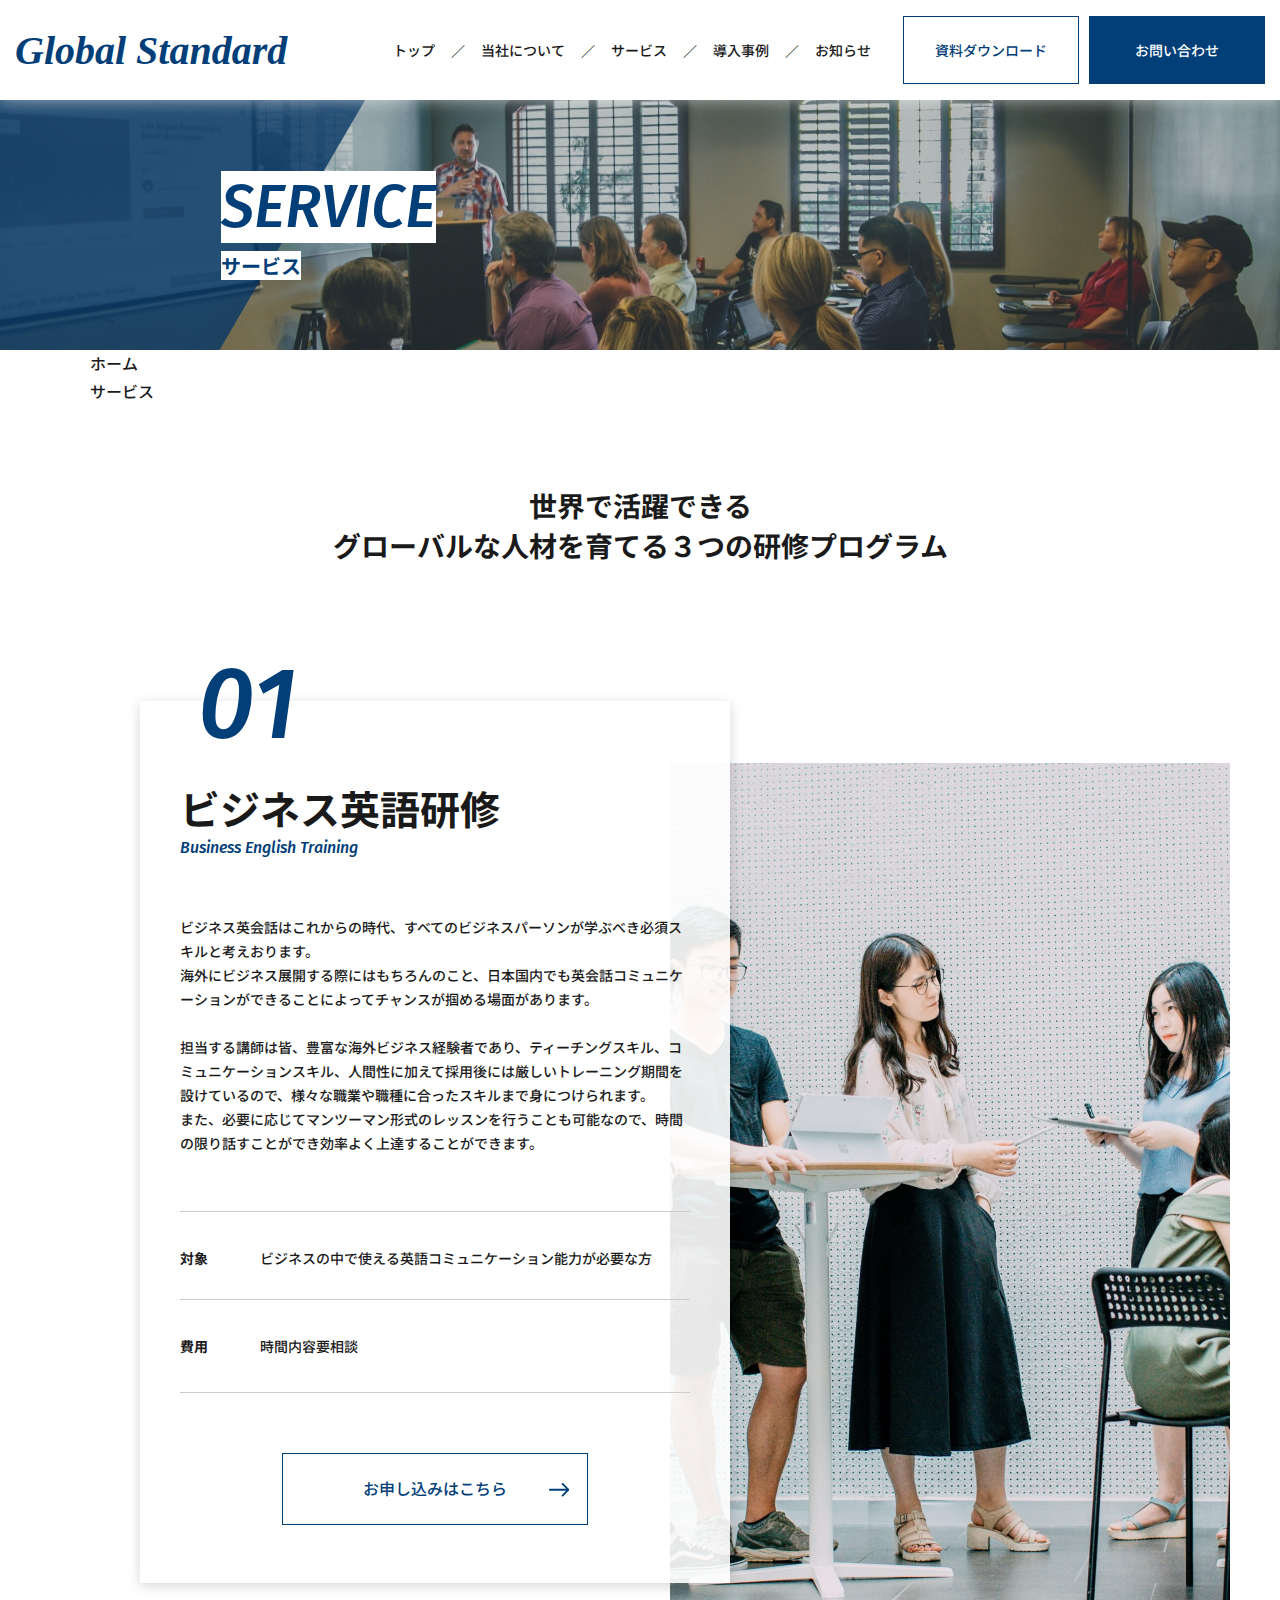
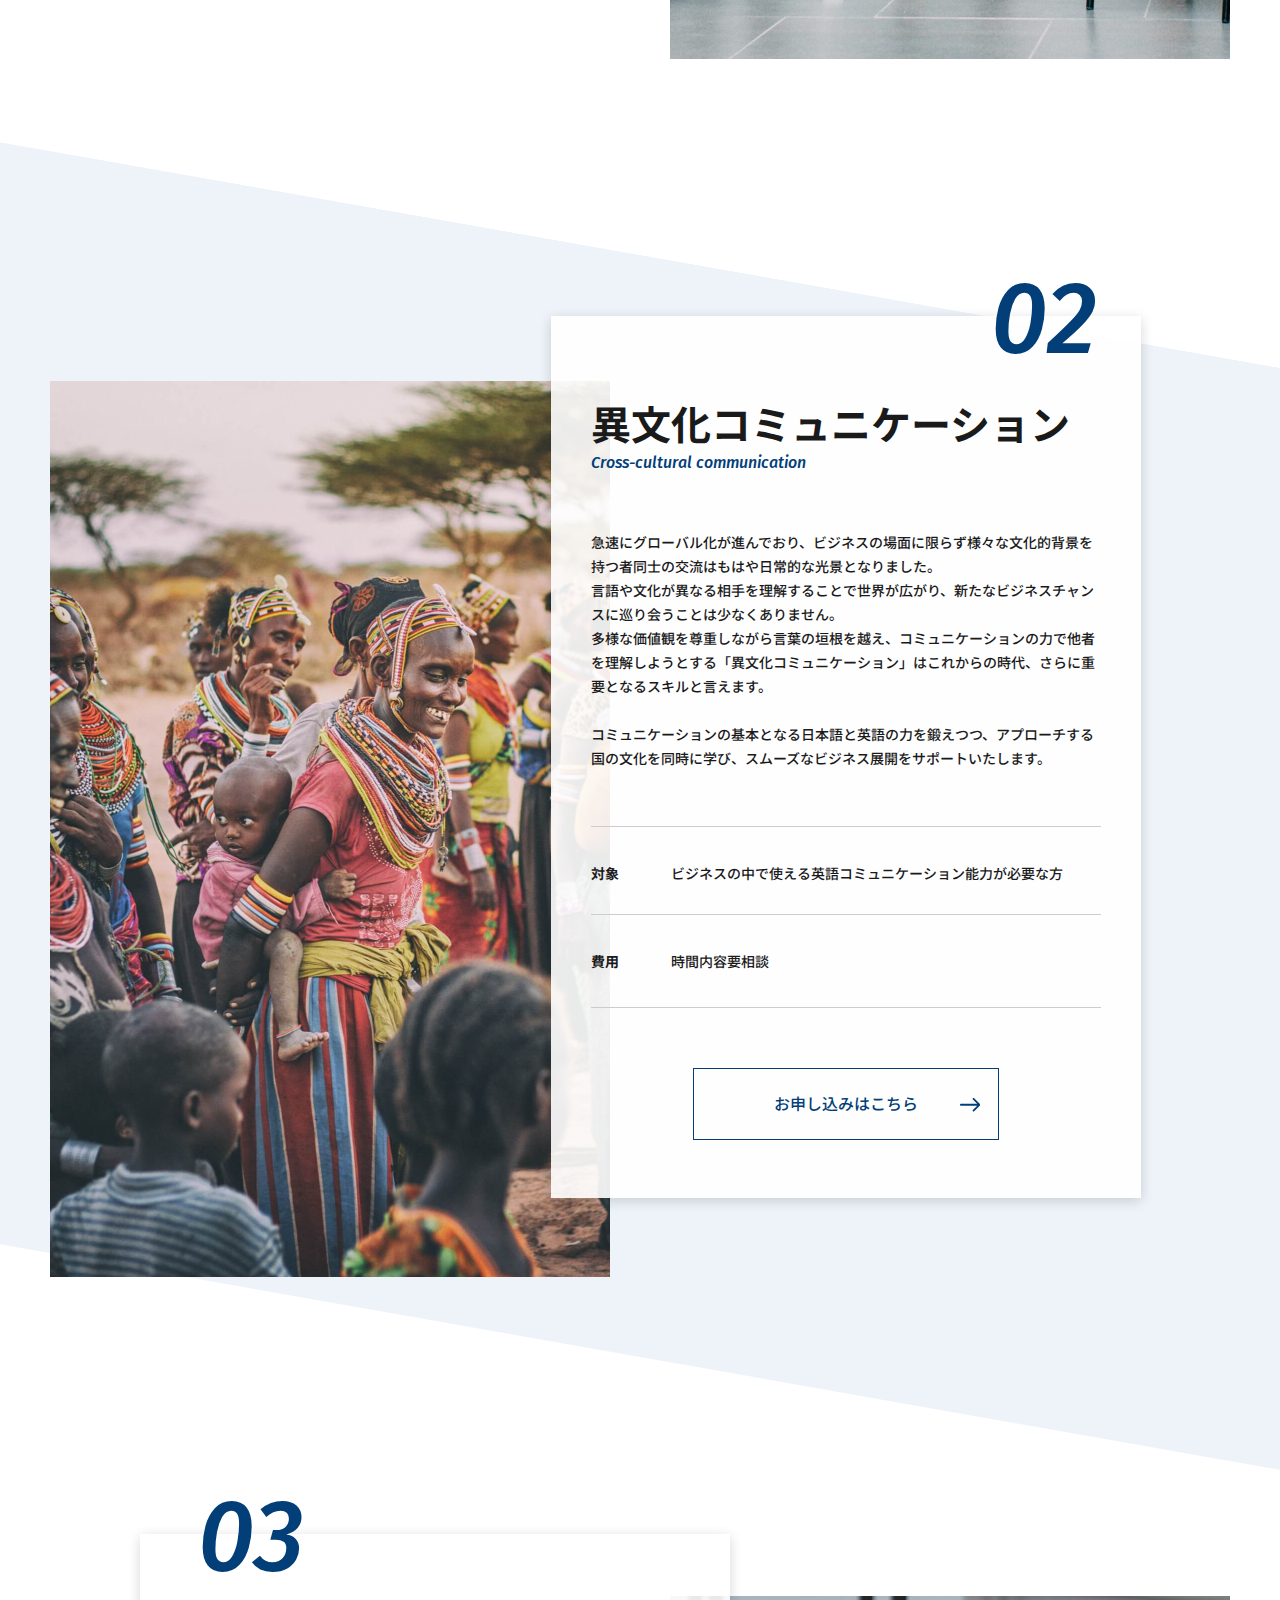
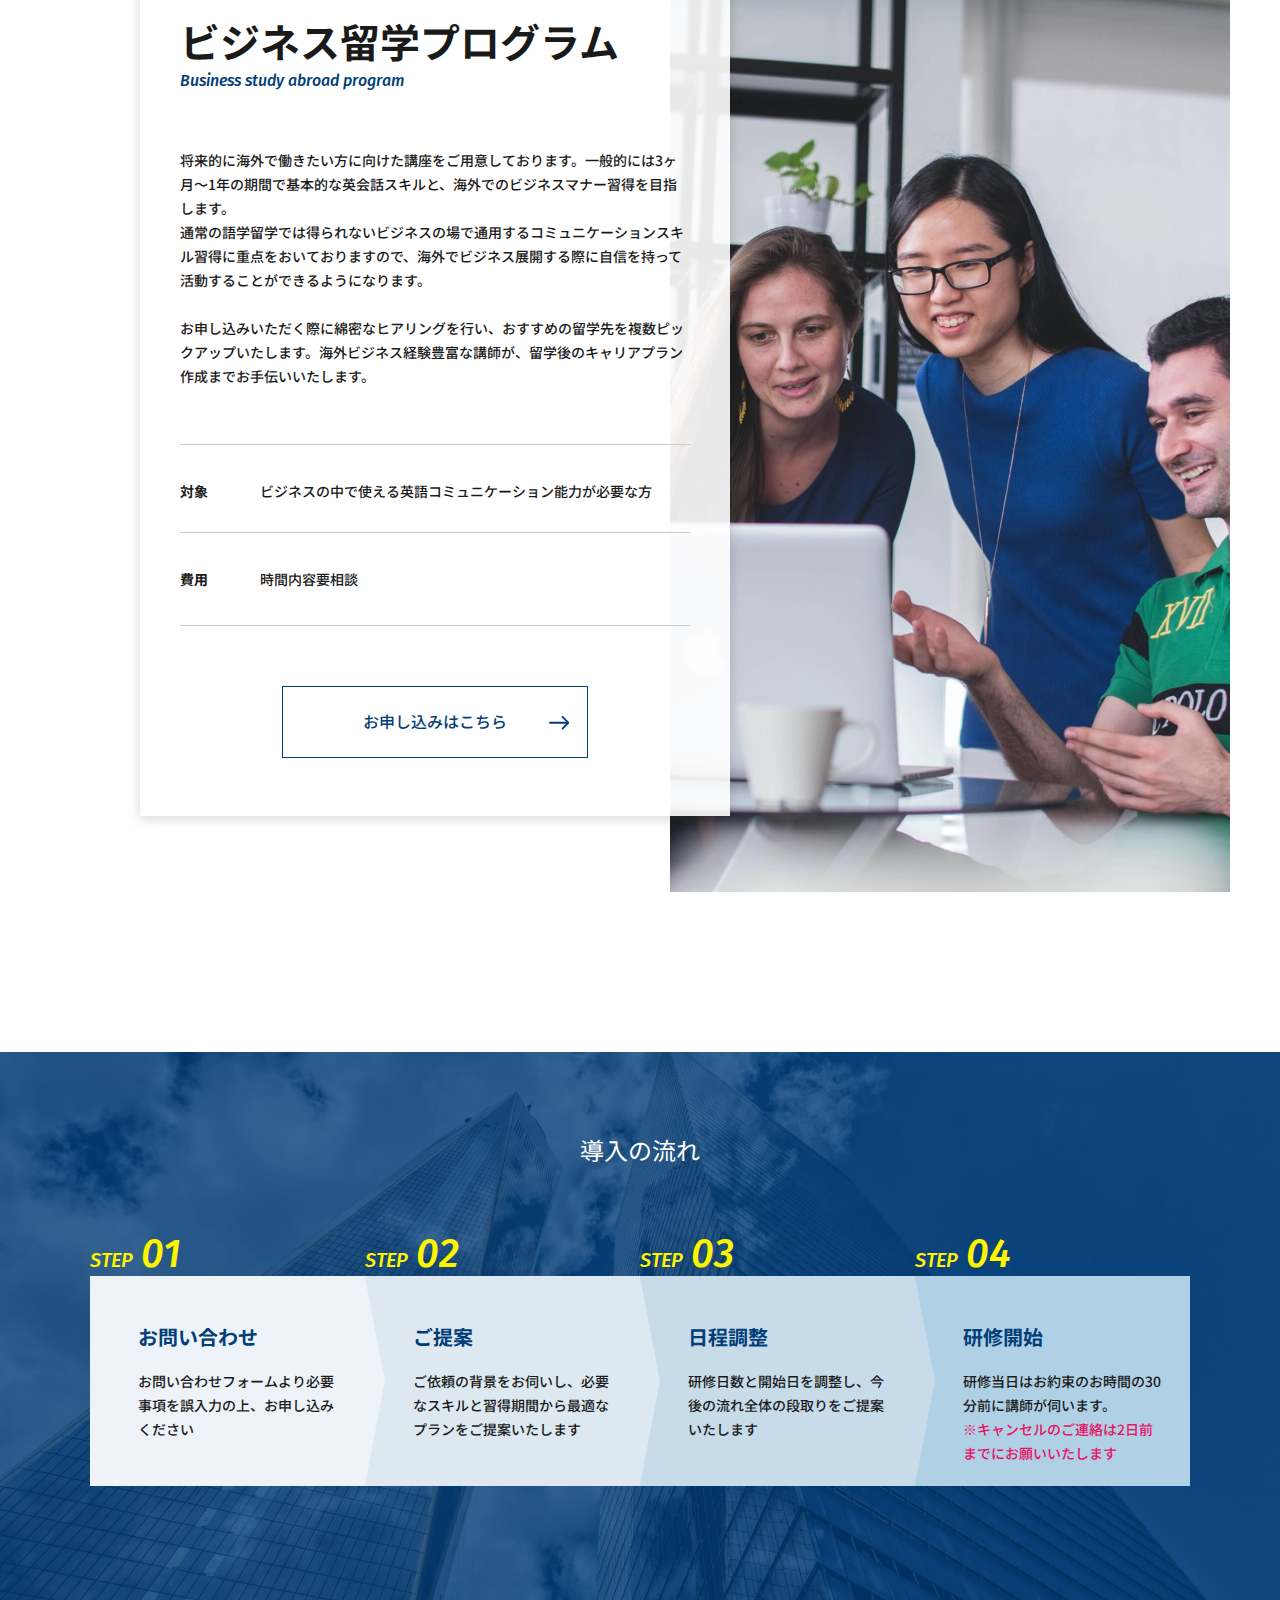
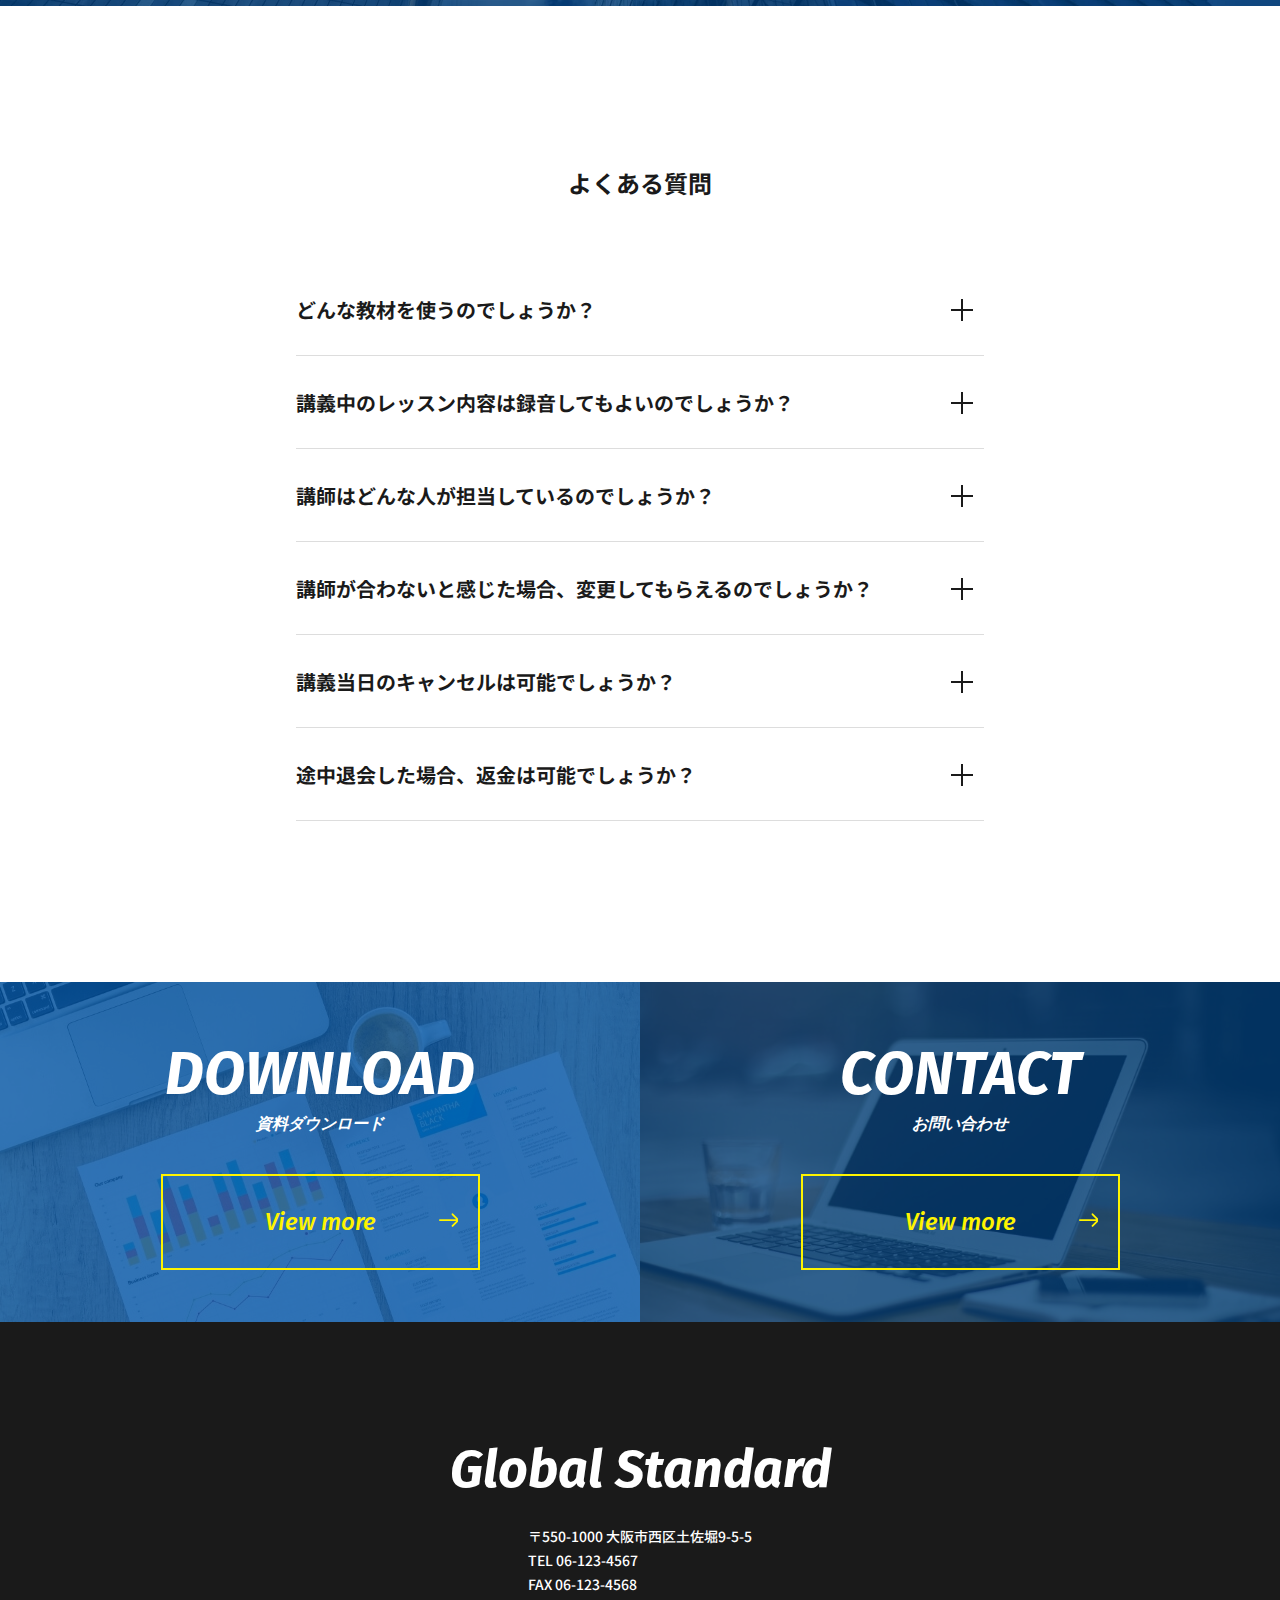
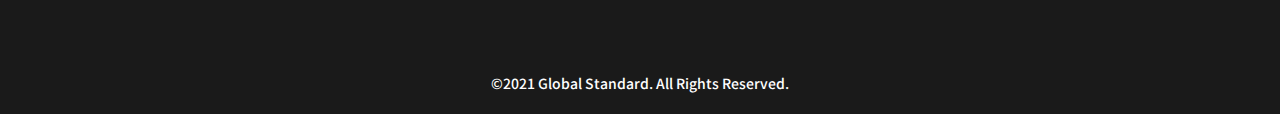
<file: page-service.html>
<!DOCTYPE html>
<html lang="ja" prefix="og: http://ogp.me/ns#">
<!-- OGP宣言 -->

<head>
    <meta charset="UTF-8">
    <meta name="viewport" content="width=device-width, initial-scale=1.0">
    <meta name="format-detection" content="telephone=no"><!-- 電話のリンクをしない設定 -->
    <title>Global Standard -page-service-</title>
    <meta name="description" content="You Can Cheange The World - 世界で活躍できるグローバルな人材を育てる"><!-- 概要欄 -->

    <meta property="og:title" content="Global Standard -page-service-"><!-- OGPタイトル -->
    <meta property="og:type" content="website">
    <meta property="og:url" content="https://example.com/"><!-- OGPサイトURL -->
    <meta property="og:image" content="https://example.com/img/ogp.png"><!-- OGPサムネイル -->
    <meta property="og:site_name" content="Global Standard"><!-- OGPサイトネーム -->
    <meta property="og:description" content=""><!-- OGPサイトの概要欄 -->
    <meta name="twitter:card" content="summary_large_image"><!-- OGP Twitterカード -->
    <!-- fontawesome -->
    <link rel="stylesheet" href="https://use.fontawesome.com/releases/v5.8.2/css/all.css?ver=5.8.2">
    <!-- Google Fonts -->
    <link rel="preconnect" href="https://fonts.googleapis.com">
    <link rel="preconnect" href="https://fonts.gstatic.com" crossorigin>
    <link
        href="https://fonts.googleapis.com/css2?family=Fira+Sans:ital,wght@1,700&family=Noto+Sans+JP:wght@400;500;700&display=swap"
        rel="stylesheet">
    <style>
        @import url('https://fonts.googleapis.com/css2?family=Fira+Sans:ital,wght@1,700&family=Noto+Sans+JP:wght@400;500;700&display=swap');
    </style>
    <!-- CSS -->
    <link rel="stylesheet" href="./css/style.css">
    <!-- ファビコンの設定 -->
    <!-- <link rel="icon" href=""> -->
</head>


<body>

    <header id="header">
        <div class="inner">
             <h1 class="header-logo">
                <a href="#">
                    <img src="/img/logo/company-logo.svg" alt="Global Standard">
                </a>
            </h1><!-- /.header-logo -->

            <nav class="header-nav">
                <ul class="nav-list">
                    <li class="nav-item"><a href="#" class="nav-item-link">トップ</a></li>
                    <li class="nav-item"><a href="#" class="nav-item-link">当社について</a></li>
                    <li class="nav-item"><a href="#" class="nav-item-link">サービス</a></li>
                    <li class="nav-item"><a href="#" class="nav-item-link">導入事例</a></li>
                    <li class="nav-item"><a href="#" class="nav-item-link">お知らせ</a></li>
                    <li class="nav-item-download btn btn-float"><a href="#" class="nav-item-link">資料ダウンロード</a></li>
                    <li class="nav-item-content btn btn-filled"><a href="#" class="nav-item-link">お問い合わせ</a></li>
                </ul>
                <!-- /.nav-list -->
            </nav>
            <!-- /.header-nav -->

            <!-- ドロワー 実装 -->
            <!-- ドロワーのアイコン部分 -->
            <a class="drawer-icon"><span></span></a>
            <!-- ドロワーの背景、マスク部分 -->
            <!-- <div class="drawer-background"></div> -->
            <!-- ドロワーの背景、コンテンツ部分 -->
            <nav class="drawer-nav">
                <ul class="drawer-nav-list">
                    <!-- ドロワーのアイテム部分 -->
                    <li class="drawer-nav-item"><a class="drawer-nav-item-link" href="#">トップ</a></li>
                    <li class="drawer-nav-item"><a class="drawer-nav-item-link" href="#">当社について</a></li>
                    <li class="drawer-nav-item"><a class="drawer-nav-item-link" href="#">サービス</a></li>
                    <li class="drawer-nav-item"><a class="drawer-nav-item-link" href="#">導入事例</a></li>
                    <li class="drawer-nav-item"><a class="drawer-nav-item-link" href="#">お知らせ</a></li>
                    <li class="drawer-nav-item btn btn-drawer-filled"><a class="drawer-nav-item-link"
                            href="#">資料ダウンロード</a></li>
                    <li class="drawer-nav-item btn btn-drawer-float"><a class="drawer-nav-item-link" href="#">お問い合わせ</a>
                    </li>
                </ul>
                <!-- ドロワー 実装-->
            </nav>
        </div><!-- /.inner -->
    </header>
    <!-- /#header -->

    <main>

        <!-- service-mainvisual -->
        <div class="service-mainvisual mv">
            <div class="service-background-img mv-background-img"></div>
            <div class="service-title-area mv-title-area">
                <h2 class="service-title section-title mv-title"><span>service</span></h2>
                <p class="service-sub section-sub mv-subtitle"><span>サービス</span></p>
            </div>
        </div>
        <!-- service-mainvisual -->

        <!-- breadclumb -->
        <div class="breadclumb">
            <div class="inner">
                <ul class="breadclumb-tag-list">
                    <li class="breadclumb-item"><a href="#" class="breadclumb-item-link">ホーム</a></li>
                    <li class="breadclumb-item"><a href="#" class="breadclumb-item-link">サービス</a></li>
                </ul>
            </div>
        </div>
        <!-- /.breadclumb -->

        <!-- service-detail -->
        <section id="service-detail" class="service-detail section">
            <div class="inner">
                <div class="service-introduction-area">
                    <p class="service-introduction">
                        世界で活躍できる<br>グローバルな人材を育てる<br class="is-sp">３つの研修プログラム
                    </p>
                </div><!-- /.service-introduction -->
                <article class="service-detail-item">
                    <div class="service-detail-img">
                        <img src="/img/x2/img-service-detail01.jpg" alt="ビジネス英語研修">
                    </div>
                    <div class="service-detail-main">
                        <span class="service-detail-numbertag service-detail-numbertag-01">
                            <p>01</p>
                        </span>
                        <div class="service-detail-head">
                            <h2 class="service-detail-title">ビジネス英語研修</h2>
                            <p class="service-detail-sub">Business&nbsp;English&nbsp;Training</p>
                        </div>
                        <p class="service-detail-text">ビジネス英会話はこれからの時代、すべてのビジネスパーソンが学ぶべき必須スキルと考えおります。
                            <br>
                            海外にビジネス展開する際にはもちろんのこと、日本国内でも英会話コミュニケーションができることによってチャンスが掴める場面があります。
                            <br>
                            <br>
                            担当する講師は皆、豊富な海外ビジネス経験者であり、ティーチングスキル、コミュニケーションスキル、人間性に加えて採用後には厳しいトレーニング期間を設けているので、様々な職業や職種に合ったスキルまで身につけられます。
                            <br>
                            また、必要に応じてマンツーマン形式のレッスンを行うことも可能なので、時間の限り話すことができ効率よく上達することができます。
                        </p>
                        <div class="service-detail-footer">
                            <dl class="service-detail-dl">
                                <div class="service-detail-flex">
                                    <dt class="service-detail-dt">対象</dt>
                                    <dd class="service-detail-dd">ビジネスの中で使える英語コミュニケーション能力が必要な方</dd>
                                </div>
                                <div class="service-detail-flex">
                                    <dt class="service-detail-dt">費用</dt>
                                    <dd class="service-detail-dd">時間内容要相談</dd>
                                </div>
                            </dl>
                        </div>
                        <a href="#" class="btn btn-arrow">お申し込みはこちら</a>
                    </div><!-- / .service-detail-main -->
                </article>
                <article class="service-detail-item section-background-skew service-detail-background-skew">
                    <div class="service-detail-inner inner skew-reset">
                        <div class="service-detail-img">
                            <img src="/img/x2/img-service-detail02.jpg" alt="異文化コミュニケーション">
                        </div>
                        <div class="service-detail-main">
                            <span class="service-detail-numbertag service-detail-numbertag-02">
                                <p>02</p>
                            </span>
                            <div class="service-detail-head">
                                <h2 class="service-detail-title">異文化<br class="is-sp">コミュニケーション</h2>
                                <p class="service-detail-sub">Cross-cultural&nbsp;communication</p>
                            </div>
                            <p class="service-detail-text">
                                急速にグローバル化が進んでおり、ビジネスの場面に限らず様々な文化的背景を持つ者同士の交流はもはや日常的な光景となりました。
                                <br>
                                言語や文化が異なる相手を理解することで世界が広がり、新たなビジネスチャンスに巡り会うことは少なくありません。
                                <br>
                                多様な価値観を尊重しながら言葉の垣根を越え、コミュニケーションの力で他者を理解しようとする「異文化コミュニケーション」はこれからの時代、さらに重要となるスキルと言えます。
                                <br>
                                <br>
                                コミュニケーションの基本となる日本語と英語の力を鍛えつつ、アプローチする国の文化を同時に学び、スムーズなビジネス展開をサポートいたします。
                            </p>
                            <div class="service-detail-footer">
                                <dl class="service-detail-dl">
                                    <div class="service-detail-flex">
                                        <dt class="service-detail-dt">対象</dt>
                                        <dd class="service-detail-dd">ビジネスの中で使える英語コミュニケーション能力が必要な方</dd>
                                    </div>
                                    <div class="service-detail-flex">
                                        <dt class="service-detail-dt">費用</dt>
                                        <dd class="service-detail-dd">時間内容要相談</dd>
                                    </div>
                                </dl>
                            </div>
                            <a href="#" class="btn btn-arrow">お申し込みはこちら</a>
                        </div><!-- / .service-detail-main -->
                    </div>
                </article>
                <article class="service-detail-item">
                    <div class="service-detail-img">
                        <img src="/img/x2/img-service-detail03.jpg" alt="ビジネス留学プログラム">
                    </div>
                    <div class="service-detail-main">
                        <span class="service-detail-numbertag service-detail-numbertag-03">
                            <p>03</p>
                        </span>
                        <div class="service-detail-head">
                            <h2 class="service-detail-title">ビジネス留学プログラム</h2>
                            <p class="service-detail-sub">Business&nbsp;study&nbsp;abroad&nbsp;program</p>
                        </div>
                        <div class="service-detail-text">
                            将来的に海外で働きたい方に向けた講座をご用意しております。一般的には3ヶ月〜1年の期間で基本的な英会話スキルと、海外でのビジネスマナー習得を目指します。
                            <br>
                            通常の語学留学では得られないビジネスの場で通用するコミュニケーションスキル習得に重点をおいておりますので、海外でビジネス展開する際に自信を持って活動することができるようになります。
                            <br>
                            <br>
                            お申し込みいただく際に綿密なヒアリングを行い、おすすめの留学先を複数ピックアップいたします。海外ビジネス経験豊富な講師が、留学後のキャリアプラン作成までお手伝いいたします。
                        </div>
                        <div class="service-detail-footer">
                            <dl class="service-detail-dl">
                                <div class="service-detail-flex">
                                    <dt class="service-detail-dt">対象</dt>
                                    <dd class="service-detail-dd">ビジネスの中で使える英語コミュニケーション能力が必要な方</dd>
                                </div>
                                <div class="service-detail-flex">
                                    <dt class="service-detail-dt">費用</dt>
                                    <dd class="service-detail-dd">時間内容要相談</dd>
                                </div>
                            </dl>
                        </div>
                        <a href="#" class="btn btn-arrow">お申し込みはこちら</a>
                    </div><!-- / .service-detail-main -->
                </article>

            </div>
            <!-- /.inner -->
        </section>
        <!-- /#service-detail.service-detail section -->

        <section id="service-flow" class="service-flow section">
            <div class="inner">
                <h2 class="service-flow-title section-service-tite">導入の流れ</h2>
                <article class="service-flow-container">
                    <div class="service-flow-item">
                        <div class="service-flow-head">
                            <p class="service-flow-step">step</p>
                            <p class="service-flow-stepnumber">01</p>
                        </div>
                        <div class="service-flow-body service-flow-body-01">
                            <h3 class="service-flow-body-title">お問い合わせ</h3>
                            <p class="service-flow-text">お問い合わせフォームより必要事項を誤入力の上、お申し込みください</p>
                        </div>
                    </div>
                    <div class="service-flow-item">
                        <div class="service-flow-head">
                            <p class="service-flow-step">step</p>
                            <p class="service-flow-stepnumber">02</p>
                        </div>
                        <div class="service-flow-body service-flow-body-02">
                            <h3 class="service-flow-body-title">ご提案</h3>
                            <p class="service-flow-text">ご依頼の背景をお伺いし、必要なスキルと習得期間から最適なプランをご提案いたします</p>
                        </div>
                    </div>
                    <div class="service-flow-item">
                        <div class="service-flow-head">
                            <p class="service-flow-step">step</p>
                            <p class="service-flow-stepnumber">03</p>
                        </div>
                        <div class="service-flow-body service-flow-body-03">
                            <h3 class="service-flow-body-title">日程調整</h3>
                            <p class="service-flow-text">研修日数と開始日を調整し、今後の流れ全体の段取りをご提案いたします</p>
                        </div>
                    </div>
                    <div class="service-flow-item">
                        <div class="service-flow-head">
                            <p class="service-flow-step">step</p>
                            <p class="service-flow-stepnumber">04</p>
                        </div>
                        <div class="service-flow-body service-flow-body-04">
                            <h3 class="service-flow-body-title">研修開始</h3>
                            <p class="service-flow-text">研修当日はお約束のお時間の30分前に講師が伺います。<br>
                                <span class="service-flow-text-red">
                                    ※キャンセルのご連絡は2日前までにお願いいたします
                                </span>
                            </p>
                        </div>
                    </div>
                </article>
            </div>
            <!-- /.inner -->
        </section>
        <!-- /#service-flow.service-flow section -->

        <section id="service-faq" class="service-faq section">
            <div class="inner">
                <h2 class="service-faq-title section-service-title">よくある質問</h2>
                <ul class="service-nav-list">
                    <li class="service-nav-item accordion">
                        <dt class="accordion-head">
                            <p>どんな教材を使うのでしょうか？</p>
                            <span class="accordion-icon"></span>
                        </dt>
                        <dd class="accordion-body">
                            <div class="accordion-body-in">
                                録音しても構いません。語学学習において、言語に触れている時間が長いほど早く上達します。ぜひご自宅での復習にお役立てください。
                                <br>
                                ただし、原則として第三者への配布は禁止しておりますので、ご了承ください。
                            </div><!-- /.accordion-body-in -->
                        </dd>
                    </li>
                    <li class="service-nav-item accordion">
                        <dt class="accordion-head">
                            <p>講義中のレッスン内容は録音してもよいのでしょうか？</p>
                            <span class="accordion-icon"></span>
                        </dt>
                        <dd class="accordion-body">
                            <div class="accordion-body-in">
                                録音しても構いません。語学学習において、言語に触れている時間が長いほど早く上達します。ぜひご自宅での復習にお役立てください。
                                <br>
                                ただし、原則として第三者への配布は禁止しておりますので、ご了承ください。
                            </div><!-- /.accordion-body-in -->
                        </dd>
                    </li>
                    <li class="service-nav-item accordion">
                        <dt class="accordion-head">
                            <p>講師はどんな人が担当しているのでしょうか？</p>
                            <span class="accordion-icon"></span>
                        </dt>
                        <dd class="accordion-body">
                            <div class="accordion-body-in">
                                録音しても構いません。語学学習において、言語に触れている時間が長いほど早く上達します。ぜひご自宅での復習にお役立てください。
                                <br>
                                ただし、原則として第三者への配布は禁止しておりますので、ご了承ください。
                            </div><!-- /.accordion-body-in -->
                        </dd>
                    </li>
                    <li class="service-nav-item accordion">
                        <dt class="accordion-head">
                            <p>講師が合わないと感じた場合、変更してもらえるのでしょうか？</p>
                            <span class="accordion-icon"></span>
                        </dt>
                        <dd class="accordion-body">
                            <div class="accordion-body-in">
                                録音しても構いません。語学学習において、言語に触れている時間が長いほど早く上達します。ぜひご自宅での復習にお役立てください。
                                <br>
                                ただし、原則として第三者への配布は禁止しておりますので、ご了承ください。
                            </div><!-- /.accordion-body-in -->
                        </dd>
                    </li>
                    <li class="service-nav-item accordion">
                        <dt class="accordion-head">
                            <p>講義当日のキャンセルは可能でしょうか？</p>
                            <span class="accordion-icon"></span>
                        </dt>
                        <dd class="accordion-body">
                            <div class="accordion-body-in">
                                録音しても構いません。語学学習において、言語に触れている時間が長いほど早く上達します。ぜひご自宅での復習にお役立てください。
                                <br>
                                ただし、原則として第三者への配布は禁止しておりますので、ご了承ください。
                            </div><!-- /.accordion-body-in -->
                        </dd>
                    </li>
                    <li class="service-nav-item accordion">
                        <dt class="accordion-head">
                            <p>途中退会した場合、返金は可能でしょうか？</p>
                            <span class="accordion-icon"></span>
                        </dt>
                        <dd class="accordion-body">
                            <div class="accordion-body-in">
                                録音しても構いません。語学学習において、言語に触れている時間が長いほど早く上達します。ぜひご自宅での復習にお役立てください。
                                <br>
                                ただし、原則として第三者への配布は禁止しておりますので、ご了承ください。
                            </div><!-- /.accordion-body-in -->
                        </dd>
                    </li>
                </ul>
            </div>
            <!-- /.inner -->
        </section>
        <!-- /#service-faq.service-faq section -->


    </main>


    <!-- footer-contents -->
    <div id="footer-contents">
        <div class="inner flex">
            <div class="footer-content footer-download">
                <div class="footer-head">
                    <h2 class="footer-title">download</h2>
                    <span class="footer-sub">資料ダウンロード</span>
                </div>
                <!-- /.footer-head -->
                <a class="btn btn-arrow-yellow">View more</a>
            </div>
            <!-- /.footer-content -->
            <div class="footer-content footer-faq">
                <div class="footer-head">
                    <h2 class="footer-title">contact</h2>
                    <span class="footer-sub">お問い合わせ</span>
                </div>
                <!-- /.footer-head -->
                <a class="btn btn-arrow-yellow">View more</a>
            </div>
            <!-- /.footer-content -->
        </div>
        <!-- /.inner -->
    </div>
    <!-- /#footer-contents -->


    <!-- footer -->
    <footer id="footer">
        <div class="inner">
            <div class="footer-container">
                <div class="footer-logo"><a href="#">Global Standard</a></div>
                <address class="footer-address">
                    〒550-1000 大阪市西区土佐堀9-5-5<br>
                    TEL 06-123-4567<br>
                    FAX 06-123-4568
                </address>
            </div>
            <small class="footer-copyright">&copy;2021 Global Standard. All Rights Reserved.</small>
            <!-- /.footer-copyright -->

        </div><!-- /inner -->
    </footer><!-- /footer -->

    <div class="floating">
        <a href="#"><i class="fas fa-chevron-up"></i></a>
    </div>


    <!-- JQuery -->
    <script src="https://ajax.googleapis.com/ajax/libs/jquery/3.6.0/jquery.min.js"></script>
    <!-- Main JS -->
    <script src="./js/script.js"></script>
</body>

</html>
</file>
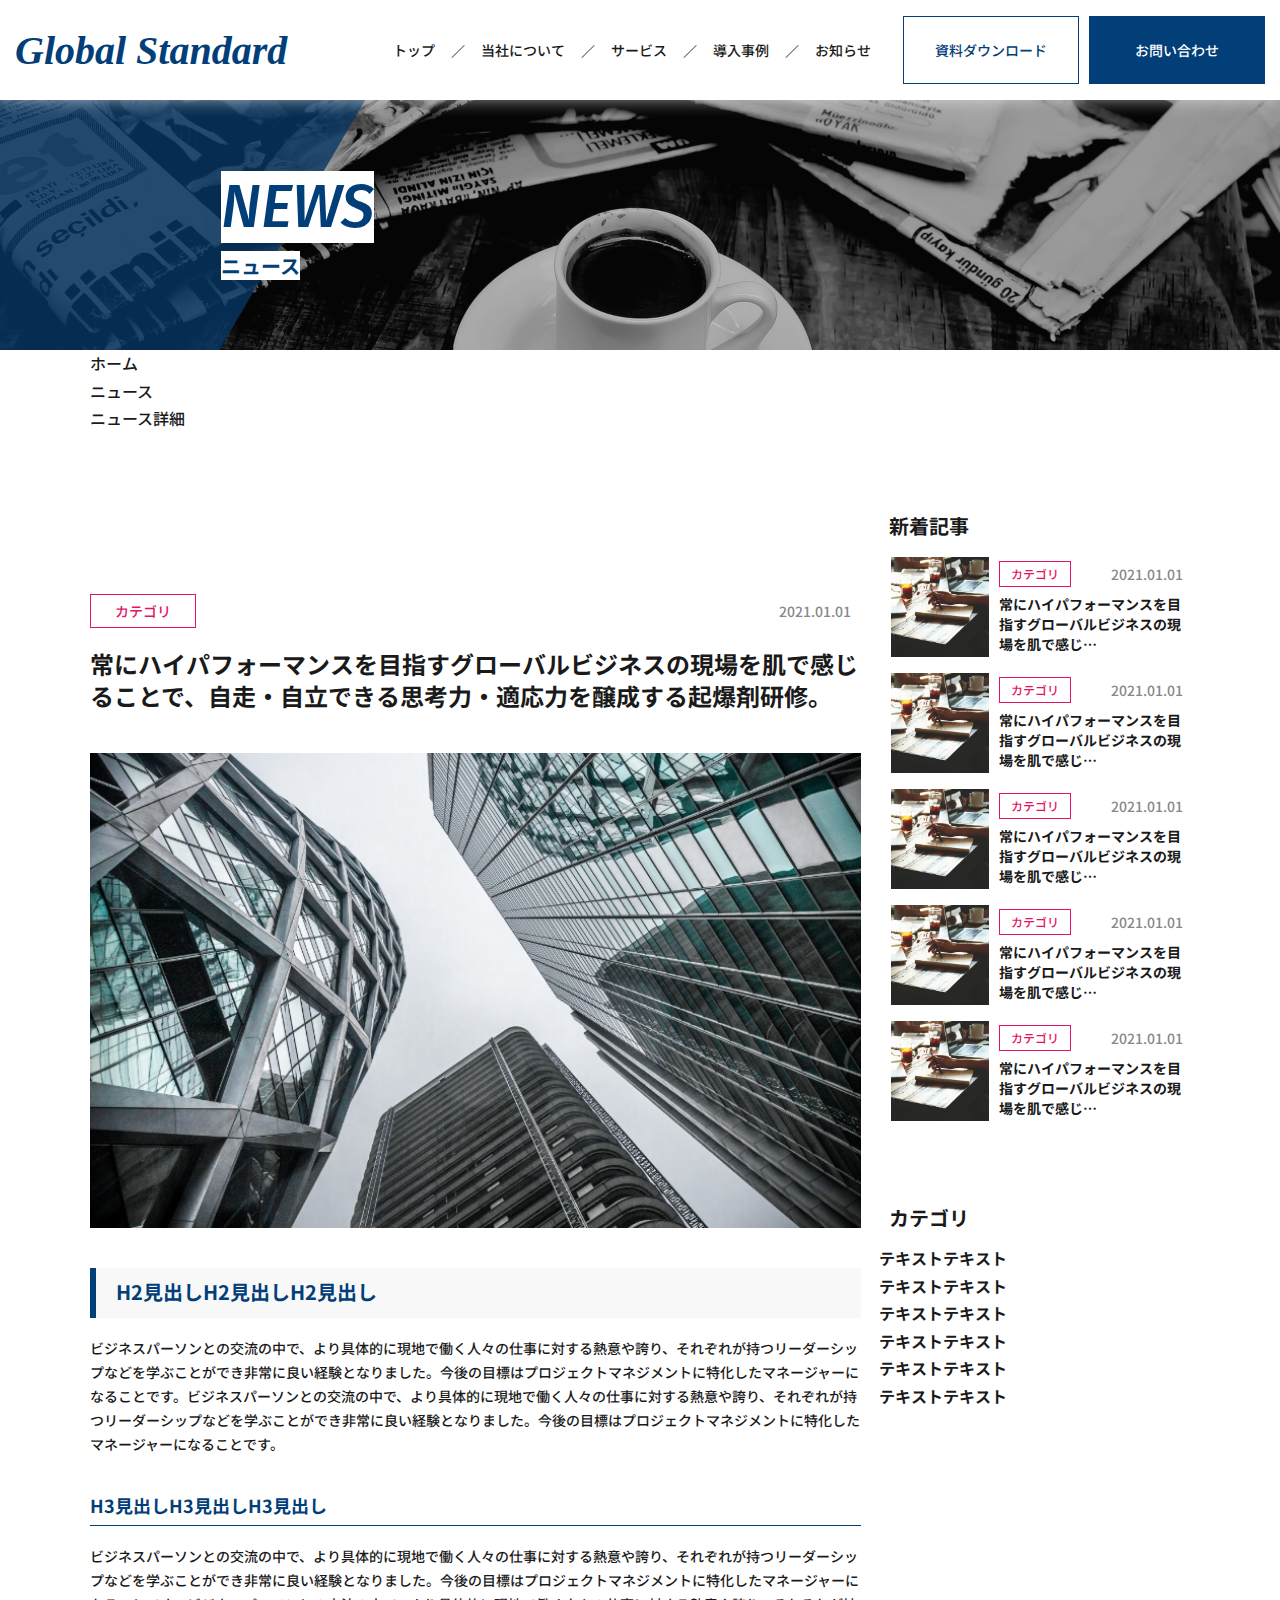
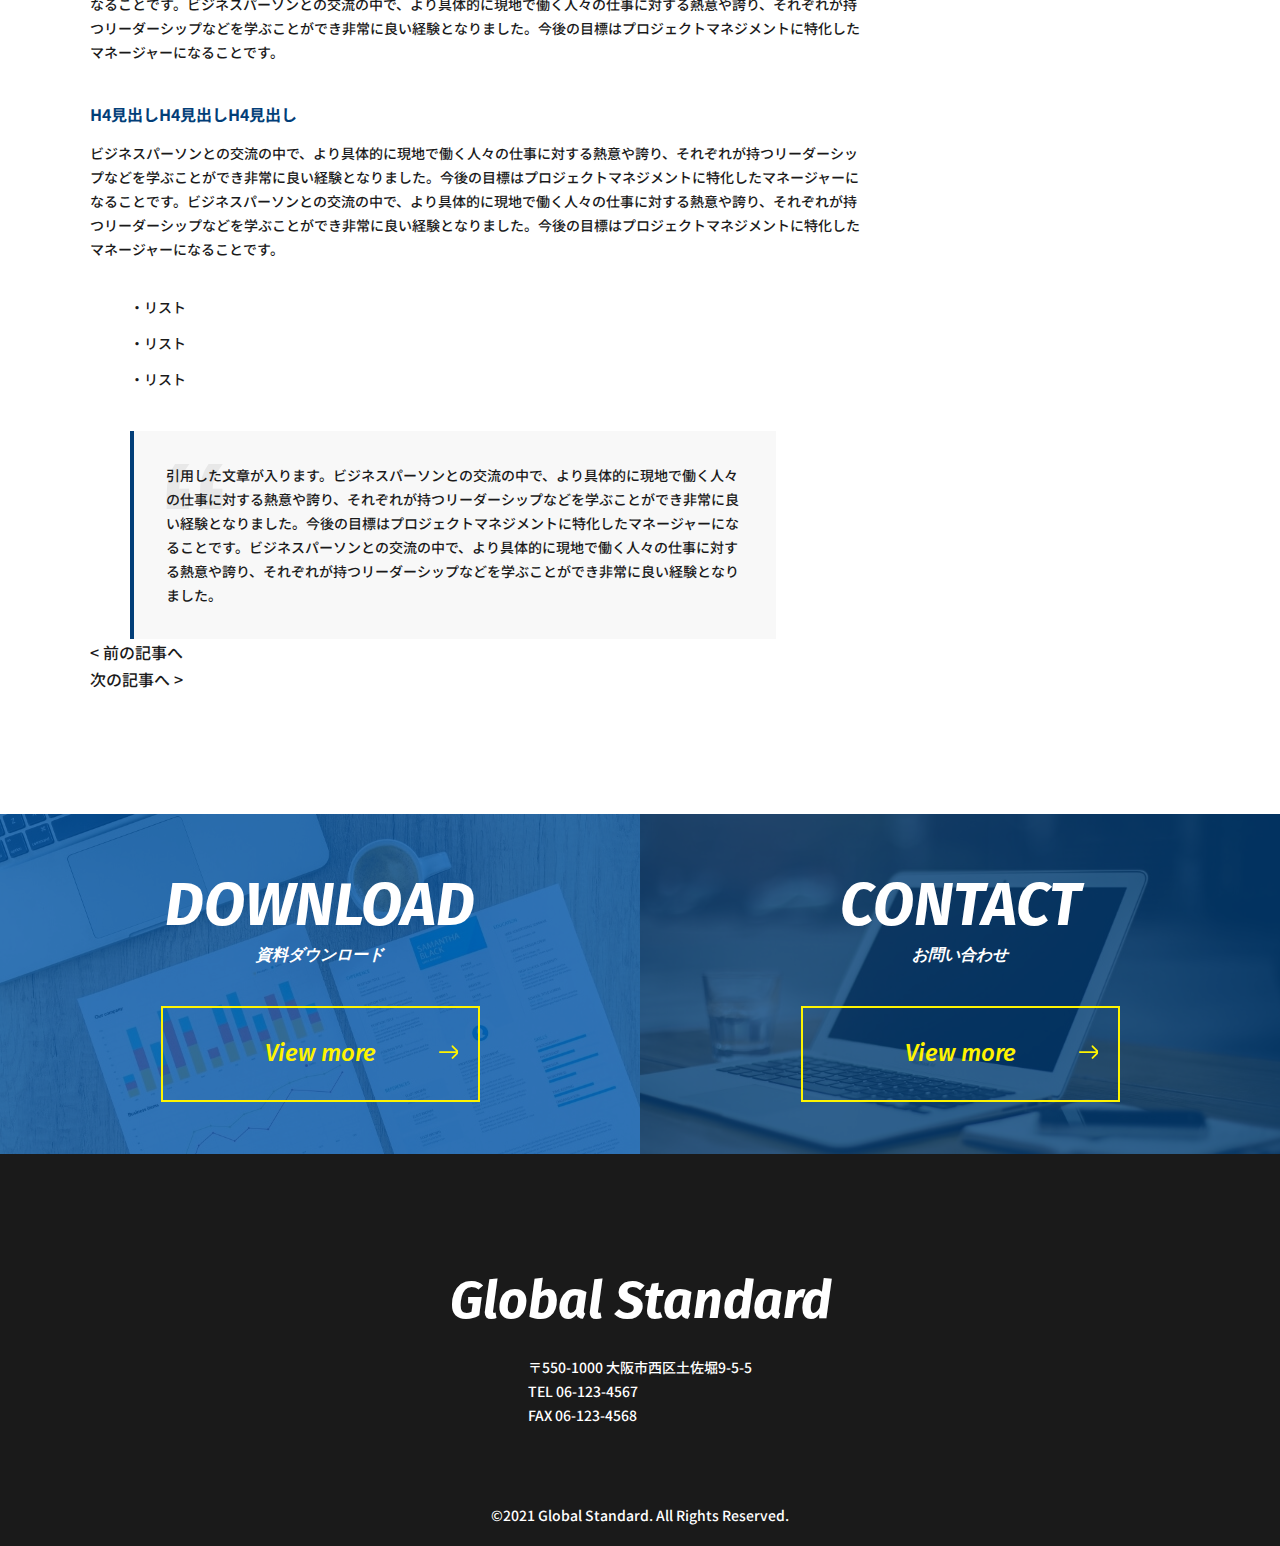
<file: single.html>
<!DOCTYPE html>
<html lang="ja" prefix="og: http://ogp.me/ns#">
<!-- OGP宣言 -->

<head>
    <meta charset="UTF-8">
    <meta name="viewport" content="width=device-width, initial-scale=1.0">
    <meta name="format-detection" content="telephone=no"><!-- 電話のリンクをしない設定 -->
    <title>Global Standard -news- </title>
    <meta name="description" content="You Can Cheange The World - 世界で活躍できるグローバルな人材を育てる"><!-- 概要欄 -->

    <meta property="og:title" content="Global Standard -news- "><!-- OGPタイトル -->
    <meta property="og:type" content="website">
    <meta property="og:url" content="https://example.com/"><!-- OGPサイトURL -->
    <meta property="og:image" content="https://example.com/img/ogp.png"><!-- OGPサムネイル -->
    <meta property="og:site_name" content="Global Standard"><!-- OGPサイトネーム -->
    <meta property="og:description" content=""><!-- OGPサイトの概要欄 -->
    <meta name="twitter:card" content="summary_large_image"><!-- OGP Twitterカード -->
    <!-- fontawesome -->
    <link rel="stylesheet" href="https://use.fontawesome.com/releases/v5.8.2/css/all.css?ver=5.8.2">
    <!-- Google Fonts -->
    <link rel="preconnect" href="https://fonts.googleapis.com">
    <link rel="preconnect" href="https://fonts.gstatic.com" crossorigin>
    <link
        href="https://fonts.googleapis.com/css2?family=Fira+Sans:ital,wght@1,700&family=Noto+Sans+JP:wght@400;500;700&display=swap"
        rel="stylesheet">
    <style>
        @import url('https://fonts.googleapis.com/css2?family=Fira+Sans:ital,wght@1,700&family=Noto+Sans+JP:wght@400;500;700&display=swap');
    </style>
    <!-- CSS -->
    <link rel="stylesheet" href="./css/style.css">
    <!-- ファビコンの設定 -->
    <!-- <link rel="icon" href=""> -->
</head>

<body>

    <header id="header">
        <div class="inner">
             <h1 class="header-logo">
                <a href="#">
                    <img src="/img/logo/company-logo.svg" alt="Global Standard">
                </a>
            </h1><!-- /.header-logo -->

            <nav class="header-nav">
                <ul class="nav-list">
                    <li class="nav-item"><a href="#" class="nav-item-link">トップ</a></li>
                    <li class="nav-item"><a href="#" class="nav-item-link">当社について</a></li>
                    <li class="nav-item"><a href="#" class="nav-item-link">サービス</a></li>
                    <li class="nav-item"><a href="#" class="nav-item-link">導入事例</a></li>
                    <li class="nav-item"><a href="#" class="nav-item-link">お知らせ</a></li>
                    <li class="nav-item-download btn btn-float"><a href="#" class="nav-item-link">資料ダウンロード</a></li>
                    <li class="nav-item-content btn btn-filled"><a href="#" class="nav-item-link">お問い合わせ</a></li>
                </ul>
                <!-- /.nav-list -->
            </nav>
            <!-- /.header-nav -->

            <!-- ドロワー 実装 -->
            <!-- ドロワーのアイコン部分 -->
            <a class="drawer-icon"><span></span></a>
            <!-- ドロワーの背景、マスク部分 -->
            <!-- <div class="drawer-background"></div> -->
            <!-- ドロワーの背景、コンテンツ部分 -->
            <nav class="drawer-nav">
                <ul class="drawer-nav-list">
                    <!-- ドロワーのアイテム部分 -->
                    <li class="drawer-nav-item"><a class="drawer-nav-item-link" href="#">トップ</a></li>
                    <li class="drawer-nav-item"><a class="drawer-nav-item-link" href="#">当社について</a></li>
                    <li class="drawer-nav-item"><a class="drawer-nav-item-link" href="#">サービス</a></li>
                    <li class="drawer-nav-item"><a class="drawer-nav-item-link" href="#">導入事例</a></li>
                    <li class="drawer-nav-item"><a class="drawer-nav-item-link" href="#">お知らせ</a></li>
                    <li class="drawer-nav-item btn btn-drawer-filled"><a class="drawer-nav-item-link"
                            href="#">資料ダウンロード</a>
                    </li>
                    <li class="drawer-nav-item btn btn-drawer-float"><a class="drawer-nav-item-link" href="#">お問い合わせ</a>
                    </li>
                </ul>
                <!-- ドロワー 実装-->
            </nav>
        </div><!-- /.inner -->
    </header>
    <!-- /#header -->
    <!-- news-mainvisual -->
    <div class="news-mainvisual mv">
        <div class="news-background-img mv-background-img"></div>
        <div class="news-title-area mv-title-area">
            <h2 class="news-homeTitle section-title mv-title"><span>news</span></h2>
            <p class="news-homeSub section-sub mv-subtitle"><span>ニュース</span></p>
        </div>
    </div>
    <!-- news-mainvisual -->

    <!-- breadclumb -->
    <div class="breadclumb">
        <div class="inner">
            <ul class="breadclumb-tag-list">
                <li class="breadclumb-item"><a href="#" class="breadclumb-item-link">ホーム</a></li>
                <li class="breadclumb-item"><a href="#" class="breadclumb-item-link">ニュース</a></li>
                <li class="breadclumb-item"><a href="#" class="breadclumb-item-link">ニュース詳細</a></li>
            </ul>
        </div>
    </div>
    <!-- /.breadclumb -->

    <div class="bg-wrapper inner">
        <!-- main -->
        <main class="main">
            <section id="single" class="single section">
                <div class="single-meta">
                    <span class="single-category">カテゴリ</span>
                    <time class="single-time" datetime="2021-01-01">2021.01.01</time>
                </div><!-- /.single-meta -->

                <h1 class="single-title">常にハイパフォーマンスを目指すグローバルビジネスの現場を肌で感じることで、自走・自立できる思考力・適応力を醸成する起爆剤研修。</h1>

                <div class="single-thumbnail">
                    <img src="/img/single.jpg" alt="single.jpg">
                </div><!-- /.single-thumbnail -->

                <article class="single-content">
                    <h2>H2見出しH2見出しH2見出し</h2>
                    <p>ビジネスパーソンとの交流の中で、より具体的に現地で働く人々の仕事に対する熱意や誇り、それぞれが持つリーダーシップなどを学ぶことができ非常に良い経験となりました。今後の目標はプロジェクトマネジメントに特化したマネージャーになることです。ビジネスパーソンとの交流の中で、より具体的に現地で働く人々の仕事に対する熱意や誇り、それぞれが持つリーダーシップなどを学ぶことができ非常に良い経験となりました。今後の目標はプロジェクトマネジメントに特化したマネージャーになることです。</p>
                    <h3>H3見出しH3見出しH3見出し</h3>
                    <p>ビジネスパーソンとの交流の中で、より具体的に現地で働く人々の仕事に対する熱意や誇り、それぞれが持つリーダーシップなどを学ぶことができ非常に良い経験となりました。今後の目標はプロジェクトマネジメントに特化したマネージャーになることです。ビジネスパーソンとの交流の中で、より具体的に現地で働く人々の仕事に対する熱意や誇り、それぞれが持つリーダーシップなどを学ぶことができ非常に良い経験となりました。今後の目標はプロジェクトマネジメントに特化したマネージャーになることです。</p>
                    <h4>H4見出しH4見出しH4見出し</h4>
                    <p>ビジネスパーソンとの交流の中で、より具体的に現地で働く人々の仕事に対する熱意や誇り、それぞれが持つリーダーシップなどを学ぶことができ非常に良い経験となりました。今後の目標はプロジェクトマネジメントに特化したマネージャーになることです。ビジネスパーソンとの交流の中で、より具体的に現地で働く人々の仕事に対する熱意や誇り、それぞれが持つリーダーシップなどを学ぶことができ非常に良い経験となりました。今後の目標はプロジェクトマネジメントに特化したマネージャーになることです。</p>
                    <ul>
                        <li>リスト</li>
                        <li>リスト</li>
                        <li>リスト</li>
                    </ul>
                    <blockquote class="wp-block-quote">
                        引用した文章が入ります。ビジネスパーソンとの交流の中で、より具体的に現地で働く人々の仕事に対する熱意や誇り、それぞれが持つリーダーシップなどを学ぶことができ非常に良い経験となりました。今後の目標はプロジェクトマネジメントに特化したマネージャーになることです。ビジネスパーソンとの交流の中で、より具体的に現地で働く人々の仕事に対する熱意や誇り、それぞれが持つリーダーシップなどを学ぶことができ非常に良い経験となりました。
                    </blockquote>
                </article>
                <!-- /.single-content -->

                <div class="single-post-pagenation">
                    <div class="single-post-pagenation-prev">
                        <a href="#" rel="prev"><&nbsp;前の記事へ</a>
                    </div><!-- /.single-post-pagenation-prev -->
                    <div class="single-post-pagenation-next">
                        <a href="#" rel="next">次の記事へ&nbsp;></a>
                    </div><!-- /.single-post-pagenation-next -->
                </div><!-- /.single-post-list -->
            </section><!-- /#single.single section -->

        </main>
        <!-- / main -->

        <!-- aside -->
        <aside class="aside">
            <h2 class="news-aside-title news-aside-title-new">新着記事</h2>
            <ul class="news-aside-list">
                <li class="news-aside-item">
                    <a href="#" class="news-aside-item-link">
                        <div class="news-aside-item-img">
                            <img src="/img/icatch-news.jpg" alt="icatch-news.jpg">
                        </div><!-- /.news-aside-item-img -->
                        <div class="news-aside-item-main">
                            <div class="news-aside-item-head">
                                <p class="news-aside-item-meta-category">カテゴリ</p>
                                <time class="news-aside-item-meta-time" datetime="2021-01-01">2021.01.01</time>
                            </div><!-- /.news-aside-item-head -->
                            <div class="news-aside-item-body">
                                <h3 class="news-aside-item-title">常にハイパフォーマンスを目指すグローバルビジネスの現場を肌で感じ…</h3><!-- /.news-aside-item-title -->
                            </div><!-- /.news-aside-item-body -->
                        </div><!-- /.news-aside-item-main -->
                    </a><!-- /.news-aside-item-link -->
                </li><!-- /.news-aside-item -->
                <li class="news-aside-item">
                    <a href="#" class="news-aside-item-link">
                        <div class="news-aside-item-img">
                            <img src="/img/icatch-news.jpg" alt="icatch-news.jpg">
                        </div><!-- /.news-aside-item-img -->
                        <div class="news-aside-item-main">
                            <div class="news-aside-item-head">
                                <p class="news-aside-item-meta-category">カテゴリ</p>
                                <time class="news-aside-item-meta-time" datetime="2021-01-01">2021.01.01</time>
                            </div><!-- /.news-aside-item-head -->
                            <div class="news-aside-item-body">
                                <h3 class="news-aside-item-title">常にハイパフォーマンスを目指すグローバルビジネスの現場を肌で感じ…</h3><!-- /.news-aside-item-title -->
                            </div><!-- /.news-aside-item-body -->
                        </div><!-- /.news-aside-item-main -->
                    </a><!-- /.news-aside-item-link -->
                </li><!-- /.news-aside-item -->
                <li class="news-aside-item">
                    <a href="#" class="news-aside-item-link">
                        <div class="news-aside-item-img">
                            <img src="/img/icatch-news.jpg" alt="icatch-news.jpg">
                        </div><!-- /.news-aside-item-img -->
                        <div class="news-aside-item-main">
                            <div class="news-aside-item-head">
                                <p class="news-aside-item-meta-category">カテゴリ</p>
                                <time class="news-aside-item-meta-time" datetime="2021-01-01">2021.01.01</time>
                            </div><!-- /.news-aside-item-head -->
                            <div class="news-aside-item-body">
                                <h3 class="news-aside-item-title">常にハイパフォーマンスを目指すグローバルビジネスの現場を肌で感じ…</h3><!-- /.news-aside-item-title -->
                            </div><!-- /.news-aside-item-body -->
                        </div><!-- /.news-aside-item-main -->
                    </a><!-- /.news-aside-item-link -->
                </li><!-- /.news-aside-item -->
                <li class="news-aside-item">
                    <a href="#" class="news-aside-item-link">
                        <div class="news-aside-item-img">
                            <img src="/img/icatch-news.jpg" alt="icatch-news.jpg">
                        </div><!-- /.news-aside-item-img -->
                        <div class="news-aside-item-main">
                            <div class="news-aside-item-head">
                                <p class="news-aside-item-meta-category">カテゴリ</p>
                                <time class="news-aside-item-meta-time" datetime="2021-01-01">2021.01.01</time>
                            </div><!-- /.news-aside-item-head -->
                            <div class="news-aside-item-body">
                                <h3 class="news-aside-item-title">常にハイパフォーマンスを目指すグローバルビジネスの現場を肌で感じ…</h3><!-- /.news-aside-item-title -->
                            </div><!-- /.news-aside-item-body -->
                        </div><!-- /.news-aside-item-main -->
                    </a><!-- /.news-aside-item-link -->
                </li><!-- /.news-aside-item -->
                <li class="news-aside-item">
                    <a href="#" class="news-aside-item-link">
                        <div class="news-aside-item-img">
                            <img src="/img/icatch-news.jpg" alt="icatch-news.jpg">
                        </div><!-- /.news-aside-item-img -->
                        <div class="news-aside-item-main">
                            <div class="news-aside-item-head">
                                <p class="news-aside-item-meta-category">カテゴリ</p>
                                <time class="news-aside-item-meta-time" datetime="2021-01-01">2021.01.01</time>
                            </div><!-- /.news-aside-item-head -->
                            <div class="news-aside-item-body">
                                <h3 class="news-aside-item-title">常にハイパフォーマンスを目指すグローバルビジネスの現場を肌で感じ…</h3><!-- /.news-aside-item-title -->
                            </div><!-- /.news-aside-item-body -->
                        </div><!-- /.news-aside-item-main -->
                    </a><!-- /.news-aside-item-link -->
                </li><!-- /.news-aside-item -->
            </ul>

            <h2 class="news-aside-title news-aside-title-category">カテゴリ</h2>
            <ul class="news-aside-category-list">
                <li class="news-aside-category-item">
                    <a href="#" class="news-aside-category-item-link">
                        <span class="news-aside-category-item-span"></span>
                        <h3 class="news-aside-category-item-title">テキストテキスト</h3>
                    </a>
                </li><!-- /.news-aside-category-item -->
                <li class="news-aside-category-item">
                    <a href="#" class="news-aside-category-item-link">
                        <span class="news-aside-category-item-span"></span>
                        <h3 class="news-aside-category-item-title">テキストテキスト</h3>
                    </a>
                </li><!-- /.news-aside-category-item -->
                <li class="news-aside-category-item">
                    <a href="#" class="news-aside-category-item-link">
                        <span class="news-aside-category-item-span"></span>
                        <h3 class="news-aside-category-item-title">テキストテキスト</h3>
                    </a>
                </li><!-- /.news-aside-category-item -->
                <li class="news-aside-category-item">
                    <a href="#" class="news-aside-category-item-link">
                        <span class="news-aside-category-item-span"></span>
                        <h3 class="news-aside-category-item-title">テキストテキスト</h3>
                    </a>
                </li><!-- /.news-aside-category-item -->
                <li class="news-aside-category-item">
                    <a href="#" class="news-aside-category-item-link">
                        <span class="news-aside-category-item-span"></span>
                        <h3 class="news-aside-category-item-title">テキストテキスト</h3>
                    </a>
                </li><!-- /.news-aside-category-item -->
                <li class="news-aside-category-item">
                    <a href="#" class="news-aside-category-item-link">
                        <span class="news-aside-category-item-span"></span>
                        <h3 class="news-aside-category-item-title">テキストテキスト</h3>
                    </a>
                </li><!-- /.news-aside-category-item -->
            </ul>
            <!-- /.news-aside-category-list -->
        </aside>
        <!-- / aside -->
    </div>
    <!-- /.bg-wrapper inner -->


    <!-- footer-contents -->
    <div id="footer-contents">
        <div class="inner flex">
            <div class="footer-content footer-download">
                <div class="footer-head">
                    <h2 class="footer-title">download</h2>
                    <span class="footer-sub">資料ダウンロード</span>
                </div>
                <!-- /.footer-head -->
                <a class="btn btn-arrow-yellow">View more</a>
            </div>
            <!-- /.footer-content -->
            <div class="footer-content footer-faq">
                <div class="footer-head">
                    <h2 class="footer-title">contact</h2>
                    <span class="footer-sub">お問い合わせ</span>
                </div>
                <!-- /.footer-head -->
                <a class="btn btn-arrow-yellow">View more</a>
            </div>
            <!-- /.footer-content -->
        </div>
        <!-- /.inner -->
    </div>
    <!-- /#footer-contents -->


    <!-- footer -->
    <footer id="footer">
        <div class="inner">
            <div class="footer-container">
                <div class="footer-logo"><a href="#">Global Standard</a></div>
                <address class="footer-address">
                    〒550-1000 大阪市西区土佐堀9-5-5<br>
                    TEL 06-123-4567<br>
                    FAX 06-123-4568
                </address>
            </div>
            <small class="footer-copyright">&copy;2021 Global Standard. All Rights Reserved.</small>
            <!-- /.footer-copyright -->

        </div><!-- /inner -->
    </footer><!-- /footer -->

    <div class="floating">
        <a href="#"><i class="fas fa-chevron-up"></i></a>
    </div>


    <!-- JQuery -->
    <script src="https://ajax.googleapis.com/ajax/libs/jquery/3.6.0/jquery.min.js"></script>
    <!-- Main JS -->
    <script src="./js/script.js"></script>
</body>

</html>
</file>
<file: css/style.css>
@charset "UTF-8";
/*============================================================
# reset.css
============================================================= */
[data-target] {
  cursor: pointer;
}

[aria-busy=true] {
  cursor: progress;
}

[aria-controls] {
  cursor: pointer;
}

[type=text],
[type=search],
[type=tel],
[type=url],
[type=email],
[type=password],
textarea {
  background-image: none;
  border: 1px solid #3e3e3e;
  border-radius: 0;
  font-family: inherit;
  font-size: 1em;
  padding: 8px;
}

[type=text]:hover,
[type=search]:hover,
[type=tel]:hover,
[type=url]:hover,
[type=email]:hover,
[type=password]:hover,
textarea:hover {
  outline: none;
}

[type=text]:focus,
[type=search]:focus,
[type=tel]:focus,
[type=url]:focus,
[type=email]:focus,
[type=password]:focus,
textarea:focus {
  border-color: #ccc;
}

input[type=button], input[type=text], input[type=submit], input[type=image], textarea {
  -webkit-appearance: none;
  border-radius: 0;
}

button,
[type=button],
[type=submit] {
  background-color: inherit;
  background-image: none;
  border: none;
  border-radius: 0;
  color: inherit;
  cursor: pointer;
  display: inline-block;
  font-size: 16px;
  margin: 0;
  padding: 0.6em 2em;
  text-decoration: none;
  transition: opacity 0.3s ease 0s;
  width: auto;
}

button:hover,
[type=button]:hover,
[type=submit]:hover {
  outline: none;
}

[type=radio] {
  display: none;
}

[type=radio] + span {
  cursor: pointer;
  display: inline-block;
  margin: 0 16px 0 0;
  padding: 0 0 0 30px;
  position: relative;
}

[type=radio] + span::before {
  -webkit-transform: translateY(-50%);
  background: #fff;
  border: 1px solid #3e3e3e;
  border-radius: 50%;
  content: "";
  display: block;
  height: 26px;
  left: 0;
  position: absolute;
  top: 50%;
  transform: translateY(-50%);
  width: 26px;
}

[type=radio] + span::after {
  opacity: 0;
  transition: opacity 0.3s ease 0s;
}

[type=radio]:checked + span::after {
  -webkit-transform: translateY(-50%);
  background: #ccc;
  border-radius: 50%;
  content: "";
  display: block;
  height: 10px;
  left: 8px;
  opacity: 1;
  position: absolute;
  top: 50%;
  transform: translateY(-50%);
  width: 10px;
}

[type=checkbox] {
  display: none;
}

[type=checkbox] + span {
  cursor: pointer;
  display: inline-block;
  margin: 0 16px 0 0;
  padding: 0 0 0 30px;
  position: relative;
  transition: all 1s ease 0s;
}

[type=checkbox] + span::before {
  -webkit-transform: translateY(-50%);
  background: #fff;
  border: 1px solid #3e3e3e;
  border-radius: 2px;
  content: "";
  display: block;
  height: 28px;
  left: 0;
  position: absolute;
  top: 50%;
  transform: translateY(-50%);
  width: 28px;
}

[type=checkbox] + span::after {
  opacity: 0;
  transition: opacity 0.3s ease 0s;
}

[type=checkbox]:checked + span::after {
  -webkit-transform: translateY(-50%) rotate(-45deg);
  border-bottom: 4px solid #1a1a1a;
  border-left: 4px solid #1a1a1a;
  content: "";
  display: block;
  height: 16.8px;
  left: 0;
  margin-top: -0.2em;
  opacity: 1;
  position: absolute;
  top: 50%;
  transform: translateY(-50%) rotate(-45deg);
  width: 24px;
}

select {
  border: 1px solid #3e3e3e;
  border-radius: 0;
  color: inherit;
  cursor: pointer;
  font-family: inherit;
  font-size: 1em;
  padding: 0.4em 2.4em 0.4em 0.8em;
}

select::-ms-expand {
  display: none;
}

select:focus {
  border-color: #ccc;
}

*,
*::before,
*::after {
  box-sizing: border-box;
}

html,
body {
  margin: 0;
  padding: 0;
}

article,
aside,
details,
figcaption,
figure,
footer,
header,
hgroup,
menu,
nav,
section {
  display: block;
}

h1,
h2,
h3,
h4,
h5,
h6,
a,
p,
span,
em,
small,
strong,
sub,
sup,
mark,
del,
ins,
strike,
abbr,
dfn,
blockquote,
q,
cite,
code,
pre,
ol,
ul,
li,
dl,
dt,
dd,
div,
section,
article,
main,
aside,
nav,
header,
hgroup,
footer,
img,
figure,
figcaption,
address,
time,
audio,
video,
canvas,
iframe,
details,
summary,
fieldset,
form,
label,
legend,
table,
caption,
tbody,
tfoot,
thead,
tr,
th,
td {
  border: 0;
  margin: 0;
  padding: 0;
  font-size: inherit;
}

a {
  color: inherit;
  cursor: pointer;
  text-decoration: none;
}

img {
  border: none;
  height: auto;
  max-width: 100%;
  width: 100%;
  display: block;
}

video,
iframe,
object {
  border: none;
  height: auto;
  max-width: 100%;
}

code,
kbd,
pre,
samp {
  font-family: monospace, sans-serif;
  font-size: inherit;
}

ul,
ol {
  list-style: none;
}

table {
  border: 1px solid #eee;
  border-collapse: collapse;
  border-spacing: 0;
  table-layout: fixed;
  width: 100%;
}

th,
td {
  border: 1px solid #eee;
  padding: 4px 6px;
  text-align: left;
  vertical-align: top;
}

blockquote,
q {
  quotes: none;
}

blockquote::after,
blockquote::before,
q::after,
q::before {
  content: "";
  content: none;
}

address {
  font-style: normal;
}

b,
strong {
  font-weight: 700;
}

form {
  margin: 0;
  padding: 0;
}

label {
  display: inline-block;
}

a,
area,
button,
input,
label,
select,
summary,
textarea,
[tabindex] {
  touch-action: manipulation;
}

input,
button,
select,
optgroup,
textarea {
  font-family: inherit;
  font-size: inherit;
  line-height: inherit;
  margin: 0;
}

button,
select {
  text-transform: none;
}

select {
  cursor: pointer;
}

textarea {
  -ms-overflow-style: scrollbar;
  overflow: auto;
  resize: vertical;
}

dialog {
  background-color: inherit;
  border: solid;
  color: inherit;
  display: block;
  height: -webkit-fit-content;
  height: -moz-fit-content;
  height: fit-content;
  left: 0;
  margin: auto;
  padding: 1em;
  position: absolute;
  right: 0;
  width: -webkit-fit-content;
  width: -moz-fit-content;
  width: fit-content;
}

dialog:not([open]) {
  display: none;
}

summary {
  cursor: pointer;
  display: list-item;
}

/* webフォント */
/*============================================================
# 初期値設定
============================================================= */
body {
  background: #fff;
  color: #1a1a1a;
  font-family: "Noto Sans JP", "Helvetica Neue", arial, "Hiragino Kaku Gothic ProN", "Hiragino Sans", meiryo, sans-serif;
  font-size: 16px;
  font-weight: 500;
  line-height: 1.72;
  overflow-wrap: break-word;
  overflow-x: hidden;
}

.inner {
  max-width: 1180px;
  margin: 0 auto;
  padding-right: 40px;
  padding-left: 40px;
}
@media (max-width: 767px) {
  .inner {
    padding-right: 20px;
    padding-left: 20px;
  }
}

.section {
  margin-top: 81px;
  margin-bottom: 120px;
}
@media (max-width: 767px) {
  .section {
    margin-top: 55px;
    margin-bottom: 100px;
  }
}

.section-title,
.section-sub {
  font-weight: bold;
  color: #023E78;
}

.section-title {
  text-transform: uppercase;
  font-family: "Fira Sans";
  font-style: italic;
  font-size: 6.25rem;
}
@media (max-width: 992px) {
  .section-title {
    font-size: 4.5rem;
  }
}
@media (max-width: 767px) {
  .section-title {
    font-size: 3.25rem;
  }
}

.section-sub {
  font-size: 1.5rem;
}
@media (max-width: 992px) {
  .section-sub {
    font-size: 1.25rem;
  }
}
@media (max-width: 767px) {
  .section-sub {
    font-size: 1rem;
  }
}

.flex {
  display: flex;
  flex-wrap: wrap;
}

a:hover {
  transition: all 0.3s;
}

input[type=text],
input[type=email],
input[type=tel],
select,
textarea {
  border-color: #DDDDDD;
  border-radius: 5px;
}
input[type=text]:focus,
input[type=email]:focus,
input[type=tel]:focus,
select:focus,
textarea:focus {
  border-color: #DDDDDD;
}

input[type=text]::placeholder,
input[type=email]::placeholder,
input[type=text]::placeholder,
input[type=email]::placeholder,
input[type=tel]::placeholder,
select,
textarea::placeholder {
  color: #ccc;
}

[type=checkbox] + span {
  cursor: pointer;
  display: inline-block;
  padding-left: 30px;
  position: relative;
  transition: all 1s ease;
  margin-left: 42px;
  font-size: 1rem;
}
@media (max-width: 767px) {
  [type=checkbox] + span {
    font-size: 0.875rem;
    margin-left: 13px;
    padding-left: 25px;
    margin-right: 0;
  }
}

[type=checkbox] + span::before {
  content: "";
  background-color: #fff;
  position: absolute;
  top: 0;
  left: 0;
  width: 32px;
  height: 32px;
  transform: translateX(-50%);
}
@media (max-width: 767px) {
  [type=checkbox] + span::before {
    width: 28px;
    height: 28px;
  }
}

[type=checkbox]:checked + span::after {
  content: "";
  display: block;
  width: 24px;
  height: 16.8px;
  border-bottom: 4px solid #1a1a1a;
  border-left: 4px solid #1a1a1a;
  position: absolute;
  top: 50%;
  left: -5%;
  transform: translateY(-36%) rotate(-45deg);
}
@media (max-width: 767px) {
  [type=checkbox]:checked + span::after {
    width: 24px;
  }
}

/* drwaerの実装 */
.drawer-icon {
  padding: 0;
  width: 27px;
  height: 27px;
  position: relative;
  top: 5px;
  right: 0;
  margin-left: auto;
  z-index: 100;
  display: none;
}
@media (max-width: 992px) {
  .drawer-icon {
    display: block;
  }
}
.drawer-icon span {
  position: absolute;
  top: 7px;
  right: 0;
  width: 100%;
  height: 2.25px;
  background-color: #023E78;
  border-radius: 10px;
  transition: background-color 0.1s;
}
.drawer-icon span::before, .drawer-icon span::after {
  content: "";
  position: absolute;
  top: 0;
  right: 0;
  width: 100%;
  height: 2.25px;
  background: #023E78;
  border-radius: 10px;
}
.drawer-icon span::before {
  top: -7px;
  transition: transform 0.2s;
}
.drawer-icon span::after {
  top: 7px;
  transition: transform 0.3s;
}

/* マスク部分処理 */
.drawer-nav {
  width: 100%;
  height: calc(100vh - 60px);
  transform: translateY(60px);
  position: fixed;
  top: 0;
  left: 0;
  z-index: 80;
  display: none;
}

.drawer-nav-list {
  width: 100%;
  height: 100%;
  padding: 60px 40px;
  background-color: #023E78;
  display: flex;
  flex-direction: column;
  align-items: center;
  justify-content: center;
  transition: all 0.4s;
  overflow: auto;
}

.drawer-nav-item:first-child {
  margin-top: 100px;
}

.drawer-nav-item:not(:first-child) {
  margin-top: 37px;
}

.drawer-nav-item:last-of-type {
  margin-bottom: 100px;
}

.drawer-nav-list > .btn,
.drawer-nav-list > .btn-drawer-filled {
  width: 100%;
  max-width: 295px;
  padding: 32px 0;
}

.drawer-nav-item-link {
  display: block;
  text-decoration: none;
  font-size: 1rem;
  color: #fff;
}

/* icon移動のため、logo分の横幅を無くす処理 */
/* クリックされてからのicon処理 */
body.is-open .drawer-icon span {
  /* icon クリック時の色 */
  background-color: transparent;
}
body.is-open .drawer-icon span::before, body.is-open .drawer-icon span::after {
  /* icon クリック時の色 */
  background-color: #023E78;
}
body.is-open .drawer-icon span::before {
  transform: translateY(8px) rotate(315deg);
}
body.is-open .drawer-icon span::after {
  transform: translateY(-6px) rotate(-315deg);
}

/* クリックされてからのマスク処理 */
body.is-open > #header {
  width: 100%;
  position: fixed;
  z-index: 100;
}

body.is-open .drawer-nav {
  display: block;
}

/* リストアイテムのリンク部分 */
body.is-open .drawer-nav-item-link {
  /* リンク部分を滑らかにスライドさせるための処理 */
  transform: translateY(0);
}

/* floating */
.floating {
  position: fixed;
  bottom: 40px;
  right: 20px;
  font-size: 25px;
  z-index: 99;
}
.floating a {
  text-decoration: none;
  color: #fff;
  width: 40px;
  height: 40px;
  border: 3px solid #fff;
  border-radius: 50%;
  display: flex;
  justify-content: center;
  align-items: center;
  opacity: 0.9;
  transition: all 0.3s ease;
}
.floating i {
  transform: translateY(-10%);
}
@media (max-width: 1099px) {
  .floating {
    bottom: 20px;
    right: 10px;
  }
}

/*============================================================
# swiper
============================================================= */
.swiper {
  width: 92.89%;
  height: auto;
  margin-right: 0;
}
@media (max-width: 1099px) {
  .swiper {
    width: 89.333333%;
  }
}

/*============================================================
# buttons
============================================================= */
.btn {
  width: 176px;
  height: 68px;
  display: flex;
  flex-direction: column;
  justify-content: center;
  align-items: center;
  border: 1px solid #023E78;
  color: #023E78;
  font-size: 14px;
  transition: all 0.4s ease;
}
@media (max-width: 1099px) {
  .btn {
    width: 150px;
    height: 50px;
  }
}
.btn-float {
  border: 1px solid #023E78;
  color: #023E78;
}
.btn-float:hover {
  background-color: #023E78;
  color: #fff;
}
.btn-filled {
  background-color: #023E78;
  color: #fff;
}
.btn-filled:hover {
  background-color: #002a52;
  color: #fff;
  border: 1px solid #002a52;
}
.btn-arrow {
  position: relative;
}
.btn-arrow::after {
  content: "";
  position: absolute;
  top: 50%;
  right: 18px;
  transform: translateY(-50%);
  width: 22px;
  height: 22px;
  transition: all 0.3s ease;
  background: url("data:image/svg+xml;charset=utf8,%3Csvg%20xmlns%3D%22http%3A%2F%2Fwww.w3.org%2F2000%2Fsvg%22%20width%3D%2224%22%20height%3D%2224%22%20viewBox%3D%220%200%2024%2024%22%3E%20%3Cg%20id%3D%22%E3%82%B0%E3%83%AB%E3%83%BC%E3%83%97_11134%22%20data-name%3D%22%E3%82%B0%E3%83%AB%E3%83%BC%E3%83%97%2011134%22%20transform%3D%22translate(-2265%20-6984)%22%3E%20%3Cpath%20id%3D%22Icon_ionic-ios-arrow-round-forward%22%20data-name%3D%22Icon%20ionic-ios-arrow-round-forward%22%20d%3D%22M20.784%2C11.51a.919.919%2C0%2C0%2C0-.007%2C1.294l4.275%2C4.282H8.782a.914.914%2C0%2C0%2C0%2C0%2C1.828H25.045L20.77%2C23.2a.925.925%2C0%2C0%2C0%2C.007%2C1.294.91.91%2C0%2C0%2C0%2C1.287-.007l5.794-5.836h0a1.026%2C1.026%2C0%2C0%2C0%2C.19-.288.872.872%2C0%2C0%2C0%2C.07-.352.916.916%2C0%2C0%2C0-.26-.64l-5.794-5.836A.9.9%2C0%2C0%2C0%2C20.784%2C11.51Z%22%20transform%3D%22translate(2259.125%206977.749)%22%20fill%3D%22%23023E78%22%2F%3E%20%3Cg%20id%3D%22%E9%95%B7%E6%96%B9%E5%BD%A2_23456%22%20data-name%3D%22%E9%95%B7%E6%96%B9%E5%BD%A2%2023456%22%20transform%3D%22translate(2265%206984)%22%20fill%3D%22%23fff%22%20stroke%3D%22%23707070%22%20stroke-width%3D%221%22%20opacity%3D%220%22%3E%20%3Crect%20width%3D%2224%22%20height%3D%2224%22%20stroke%3D%22none%22%2F%3E%20%3Crect%20x%3D%220.5%22%20y%3D%220.5%22%20width%3D%2223%22%20height%3D%2223%22%20fill%3D%22none%22%2F%3E%20%3C%2Fg%3E%20%3C%2Fg%3E%3C%2Fsvg%3E") no-repeat;
}
.btn-arrow:hover {
  background-color: #023E78;
  color: #fff;
}
.btn-arrow:hover::after {
  right: 13px;
  background: url("data:image/svg+xml;charset=utf8,%3Csvg%20xmlns%3D%22http%3A%2F%2Fwww.w3.org%2F2000%2Fsvg%22%20width%3D%2224%22%20height%3D%2224%22%20viewBox%3D%220%200%2024%2024%22%3E%20%3Cg%20id%3D%22%E3%82%B0%E3%83%AB%E3%83%BC%E3%83%97_11134%22%20data-name%3D%22%E3%82%B0%E3%83%AB%E3%83%BC%E3%83%97%2011134%22%20transform%3D%22translate(-2265%20-6984)%22%3E%20%3Cpath%20id%3D%22Icon_ionic-ios-arrow-round-forward%22%20data-name%3D%22Icon%20ionic-ios-arrow-round-forward%22%20d%3D%22M20.784%2C11.51a.919.919%2C0%2C0%2C0-.007%2C1.294l4.275%2C4.282H8.782a.914.914%2C0%2C0%2C0%2C0%2C1.828H25.045L20.77%2C23.2a.925.925%2C0%2C0%2C0%2C.007%2C1.294.91.91%2C0%2C0%2C0%2C1.287-.007l5.794-5.836h0a1.026%2C1.026%2C0%2C0%2C0%2C.19-.288.872.872%2C0%2C0%2C0%2C.07-.352.916.916%2C0%2C0%2C0-.26-.64l-5.794-5.836A.9.9%2C0%2C0%2C0%2C20.784%2C11.51Z%22%20transform%3D%22translate(2259.125%206977.749)%22%20fill%3D%22%23ffffff%22%2F%3E%20%3Cg%20id%3D%22%E9%95%B7%E6%96%B9%E5%BD%A2_23456%22%20data-name%3D%22%E9%95%B7%E6%96%B9%E5%BD%A2%2023456%22%20transform%3D%22translate(2265%206984)%22%20fill%3D%22%23fff%22%20stroke%3D%22%23707070%22%20stroke-width%3D%221%22%20opacity%3D%220%22%3E%20%3Crect%20width%3D%2224%22%20height%3D%2224%22%20stroke%3D%22none%22%2F%3E%20%3Crect%20x%3D%220.5%22%20y%3D%220.5%22%20width%3D%2223%22%20height%3D%2223%22%20fill%3D%22none%22%2F%3E%20%3C%2Fg%3E%20%3C%2Fg%3E%3C%2Fsvg%3E") no-repeat;
}
.btn-drawer-filled {
  width: 295px;
  border: 1px solid #fff;
  background: inherit;
  color: #fff;
}
.btn-drawer-float {
  width: 295px;
  border: 1px solid #fff;
  background: #fff;
}
.btn-drawer-float > a {
  color: #023E78;
}
.btn-arrow-yellow {
  width: 315px;
  border: 2px solid #FEF400;
  color: #FEF400;
  background-color: transparent;
  position: relative;
  transition: all 0.3s ease;
}
.btn-arrow-yellow::after {
  content: "";
  width: 21px;
  height: 21px;
  position: absolute;
  top: 50%;
  right: 20px;
  transform: translateY(-65%);
  background: url("data:image/svg+xml;charset=utf8,%3Csvg%20xmlns%3D%22http%3A%2F%2Fwww.w3.org%2F2000%2Fsvg%22%20width%3D%2224%22%20height%3D%2224%22%20viewBox%3D%220%200%2024%2024%22%3E%20%3Cg%20id%3D%22%E3%82%B0%E3%83%AB%E3%83%BC%E3%83%97_11134%22%20data-name%3D%22%E3%82%B0%E3%83%AB%E3%83%BC%E3%83%97%2011134%22%20transform%3D%22translate(-2265%20-6984)%22%3E%20%3Cpath%20id%3D%22Icon_ionic-ios-arrow-round-forward%22%20data-name%3D%22Icon%20ionic-ios-arrow-round-forward%22%20d%3D%22M20.784%2C11.51a.919.919%2C0%2C0%2C0-.007%2C1.294l4.275%2C4.282H8.782a.914.914%2C0%2C0%2C0%2C0%2C1.828H25.045L20.77%2C23.2a.925.925%2C0%2C0%2C0%2C.007%2C1.294.91.91%2C0%2C0%2C0%2C1.287-.007l5.794-5.836h0a1.026%2C1.026%2C0%2C0%2C0%2C.19-.288.872.872%2C0%2C0%2C0%2C.07-.352.916.916%2C0%2C0%2C0-.26-.64l-5.794-5.836A.9.9%2C0%2C0%2C0%2C20.784%2C11.51Z%22%20transform%3D%22translate(2259.125%206977.749)%22%20fill%3D%22%23FFF400%22%2F%3E%20%3Cg%20id%3D%22%E9%95%B7%E6%96%B9%E5%BD%A2_23456%22%20data-name%3D%22%E9%95%B7%E6%96%B9%E5%BD%A2%2023456%22%20transform%3D%22translate(2265%206984)%22%20fill%3D%22%23fff%22%20stroke%3D%22%23707070%22%20stroke-width%3D%221%22%20opacity%3D%220%22%3E%20%3Crect%20width%3D%2224%22%20height%3D%2224%22%20stroke%3D%22none%22%2F%3E%20%3Crect%20x%3D%220.5%22%20y%3D%220.5%22%20width%3D%2223%22%20height%3D%2223%22%20fill%3D%22none%22%2F%3E%20%3C%2Fg%3E%20%3C%2Fg%3E%3C%2Fsvg%3E") no-repeat;
  transition: all 0.3s ease;
}
.btn-arrow-yellow:hover {
  background-color: #FEF400;
  color: #1a1a1a;
}
.btn-arrow-yellow:hover::after {
  right: 13px;
  background: url("data:image/svg+xml;charset=utf8,%3Csvg%20xmlns%3D%22http%3A%2F%2Fwww.w3.org%2F2000%2Fsvg%22%20width%3D%2224%22%20height%3D%2224%22%20viewBox%3D%220%200%2024%2024%22%3E%20%3Cg%20id%3D%22%E3%82%B0%E3%83%AB%E3%83%BC%E3%83%97_11134%22%20data-name%3D%22%E3%82%B0%E3%83%AB%E3%83%BC%E3%83%97%2011134%22%20transform%3D%22translate(-2265%20-6984)%22%3E%20%3Cpath%20id%3D%22Icon_ionic-ios-arrow-round-forward%22%20data-name%3D%22Icon%20ionic-ios-arrow-round-forward%22%20d%3D%22M20.784%2C11.51a.919.919%2C0%2C0%2C0-.007%2C1.294l4.275%2C4.282H8.782a.914.914%2C0%2C0%2C0%2C0%2C1.828H25.045L20.77%2C23.2a.925.925%2C0%2C0%2C0%2C.007%2C1.294.91.91%2C0%2C0%2C0%2C1.287-.007l5.794-5.836h0a1.026%2C1.026%2C0%2C0%2C0%2C.19-.288.872.872%2C0%2C0%2C0%2C.07-.352.916.916%2C0%2C0%2C0-.26-.64l-5.794-5.836A.9.9%2C0%2C0%2C0%2C20.784%2C11.51Z%22%20transform%3D%22translate(2259.125%206977.749)%22%20fill%3D%22%231a1a1a%22%2F%3E%20%3Cg%20id%3D%22%E9%95%B7%E6%96%B9%E5%BD%A2_23456%22%20data-name%3D%22%E9%95%B7%E6%96%B9%E5%BD%A2%2023456%22%20transform%3D%22translate(2265%206984)%22%20fill%3D%22%23fff%22%20stroke%3D%22%23707070%22%20stroke-width%3D%221%22%20opacity%3D%220%22%3E%20%3Crect%20width%3D%2224%22%20height%3D%2224%22%20stroke%3D%22none%22%2F%3E%20%3Crect%20x%3D%220.5%22%20y%3D%220.5%22%20width%3D%2223%22%20height%3D%2223%22%20fill%3D%22none%22%2F%3E%20%3C%2Fg%3E%20%3C%2Fg%3E%3C%2Fsvg%3E") no-repeat;
  transition: all 0.3s ease;
}

.more-bl,
.more-wh {
  position: relative;
  width: 288px;
  height: 100%;
  display: block;
  font-family: "Fira Sans";
  font-style: italic;
  font-size: 2rem;
  text-decoration: none;
  margin-top: -7px;
}
.more-bl::before,
.more-wh::before {
  content: "";
  position: absolute;
  top: 50%;
  right: 0;
  width: 51px;
  height: 51px;
  transform: translateY(-60%);
  border: 2px solid #FEF400;
  border-radius: 50%;
}
.more-bl:hover .more-arrow-wh::after, .more-bl:hover .more-arrow-bl::after,
.more-wh:hover .more-arrow-wh::after,
.more-wh:hover .more-arrow-bl::after {
  transform: translate(-23%, -50%);
}
@media (max-width: 767px) {
  .more-bl,
.more-wh {
    width: 189px;
    font-size: 1.25rem;
  }
  .more-bl::before,
.more-wh::before {
    width: 40px;
    height: 40px;
  }
}

.more-bl {
  color: #1a1a1a;
}
.more-bl::before {
  background-color: #FEF400;
}
@media (max-width: 767px) {
  .more-bl {
    color: #023E78;
  }
}

.more-wh {
  color: #fff;
}

.more-arrow-bl,
.more-arrow-wh {
  position: absolute;
  top: 0;
  right: -29px;
  width: 151px;
  height: 100%;
  display: block;
  overflow-x: hidden;
}
@media (max-width: 520px) {
  .more-arrow-bl,
.more-arrow-wh {
    right: -3.5vw;
  }
}
.more-arrow-bl::after,
.more-arrow-wh::after {
  content: "";
  position: absolute;
  top: 50%;
  right: -29px;
  transform: translate(-50%, -50%);
  width: 150px;
  height: 20px;
  transition: all 0.3s ease;
  background: url("data:image/svg+xml;charset=utf8,%3Csvg%20xmlns%3D%22http%3A%2F%2Fwww.w3.org%2F2000%2Fsvg%22%20width%3D%22150.813%22%20height%3D%2212.32%22%20viewBox%3D%220%200%20150.813%2012.32%22%3E%20%3Cpath%20id%3D%22%E3%83%91%E3%82%B9_4106%22%20data-name%3D%22%E3%83%91%E3%82%B9%204106%22%20d%3D%22M3703.843%2C284.313H3553.03v-2.048h145.012l-10.791-8.663%2C1.246-1.609Z%22%20transform%3D%22translate(-3553.03%20-271.994)%22%20fill%3D%22%23ffffff%22%2F%3E%3C%2Fsvg%3E") no-repeat;
}
@media (max-width: 767px) {
  .more-arrow-bl,
.more-arrow-wh {
    width: 111px;
    transform: translateY(12%);
  }
}

.more-arrow-bl::after {
  background: url("data:image/svg+xml;charset=utf8,%3Csvg%20xmlns%3D%22http%3A%2F%2Fwww.w3.org%2F2000%2Fsvg%22%20width%3D%22150.813%22%20height%3D%2212.32%22%20viewBox%3D%220%200%20150.813%2012.32%22%3E%20%3Cpath%20id%3D%22%E3%83%91%E3%82%B9_4106%22%20data-name%3D%22%E3%83%91%E3%82%B9%204106%22%20d%3D%22M3703.843%2C284.313H3553.03v-2.048h145.012l-10.791-8.663%2C1.246-1.609Z%22%20transform%3D%22translate(-3553.03%20-271.994)%22%20fill%3D%22%231A1A1A%22%2F%3E%3C%2Fsvg%3E") no-repeat;
}
@media (max-width: 767px) {
  .more-arrow-bl::after {
    background: url("data:image/svg+xml;charset=utf8,%3Csvg%20xmlns%3D%22http%3A%2F%2Fwww.w3.org%2F2000%2Fsvg%22%20width%3D%22150.813%22%20height%3D%2212.32%22%20viewBox%3D%220%200%20150.813%2012.32%22%3E%20%3Cpath%20id%3D%22%E3%83%91%E3%82%B9_4106%22%20data-name%3D%22%E3%83%91%E3%82%B9%204106%22%20d%3D%22M3703.843%2C284.313H3553.03v-2.048h145.012l-10.791-8.663%2C1.246-1.609Z%22%20transform%3D%22translate(-3553.03%20-271.994)%22%20fill%3D%22%23023E78%22%2F%3E%3C%2Fsvg%3E") no-repeat;
  }
}

.more-arrow-sp-wh {
  display: block;
  position: relative;
}
.more-arrow-sp-wh::before {
  content: "";
  position: absolute;
  top: 20px;
  right: 18px;
  width: 35%;
  height: 2px;
  background-color: white;
  transition: all 0.3s;
}
.more-wh:hover .more-arrow-sp-wh::before {
  right: -12px;
  width: 51%;
}
.more-wh:hover .more-arrow-sp-wh::after {
  right: -5px;
}
.more-arrow-sp-wh::after {
  content: "";
  position: absolute;
  top: 7px;
  right: 24px;
  width: 2px;
  height: 18px;
  transform: rotate(-52deg);
  background-color: white;
  transition: all 0.3s;
}

.more-arrow-sp-bl {
  display: block;
  position: relative;
}
.more-arrow-sp-bl::before {
  content: "";
  position: absolute;
  top: 20px;
  right: 18px;
  width: 35%;
  height: 2px;
  background-color: #023E78;
  transition: all 0.3s;
}
.more-bl:hover .more-arrow-sp-bl::before {
  right: -12px;
  width: 51%;
}
.more-bl:hover .more-arrow-sp-bl::after {
  right: -5px;
}
.more-arrow-sp-bl::after {
  content: "";
  position: absolute;
  top: 7px;
  right: 24px;
  width: 2px;
  height: 18px;
  transform: rotate(-52deg);
  background-color: #023E78;
  transition: all 0.3s;
}

/*============================================================
# breadcrumb
============================================================= */
.breadcrumb {
  margin-top: 12px;
}

.breadcrumb-tag-list {
  display: flex;
  align-items: center;
  justify-content: flex-start;
}

.breadcrumb-item {
  color: #888888;
  font-size: 0.75rem;
}
.breadcrumb-item:not(:first-of-type) {
  margin-left: 28px;
  position: relative;
}
.breadcrumb-item:not(:first-of-type)::before {
  content: "";
  position: absolute;
  top: 50%;
  left: -20px;
  transform: translateY(-50%);
  background: url(../img/parts/parts-breadcrumb.svg) no-repeat center center/contain;
  width: 12px;
  height: 17px;
}
.breadcrumb-item:last-of-type {
  color: #1a1a1a;
}

.breadcrumb-tag-list > span {
  margin-left: 28px;
  font-size: 0.75rem;
  color: #888888;
  position: relative;
}
.breadcrumb-tag-list > span::before {
  content: "";
  position: absolute;
  top: 50%;
  left: -20px;
  transform: translateY(-50%);
  background: url(../img/parts/parts-breadcrumb.svg) no-repeat center center/contain;
  width: 12px;
  height: 17px;
}

/*============================================================
#  end breadcrumb
============================================================= */
/*============================================================
# pagination
============================================================= */
.pagination {
  margin-top: 56px;
  display: flex;
  justify-content: center;
  gap: 8px;
}
@media (max-width: 767px) {
  .pagination {
    margin-top: 34px;
    gap: 6px;
  }
}

.page-numbers {
  width: 50px;
  height: 50px;
  background-color: #F8F8F8;
  display: flex;
  justify-content: center;
  align-items: center;
  transition: all 0.3s ease;
}
@media (max-width: 767px) {
  .page-numbers {
    width: 40px;
    height: 40px;
  }
}
.page-numbers:hover {
  background-color: #023E78;
  color: #fff;
}

.current {
  background-color: #023E78;
  color: #fff;
  cursor: pointer;
}

.prev {
  margin-right: 20px;
  position: relative;
}
.prev:hover::before {
  background: url("data:image/svg+xml;charset=utf8,%3Csvg%20xmlns%3D%22http%3A%2F%2Fwww.w3.org%2F2000%2Fsvg%22%20width%3D%229.424%22%20height%3D%2216.026%22%20viewBox%3D%220%200%209.424%2016.026%22%3E%20%3Cpath%20id%3D%22icon-chevron-left%22%20d%3D%22M23.437%2C10.378a1.362%2C1.362%2C0%2C0%2C0-1.92%2C0L14.81%2C17.107a1.356%2C1.356%2C0%2C0%2C0-.042%2C1.87l6.609%2C6.63A1.355%2C1.355%2C0%2C1%2C0%2C23.3%2C23.7l-5.618-5.7%2C5.759-5.7A1.341%2C1.341%2C0%2C0%2C0%2C23.437%2C10.378Z%22%20transform%3D%22translate(-14.414%20-9.983)%22%20fill%3D%22%23fff%22%2F%3E%3C%2Fsvg%3E") no-repeat;
}
@media (max-width: 767px) {
  .prev {
    margin-right: 0px;
  }
}
.prev::before {
  content: "";
  position: absolute;
  top: 50%;
  left: 50%;
  transform: translate(-50%, -50%);
  width: 16px;
  height: 16px;
  background: url("data:image/svg+xml;charset=utf8,%3Csvg%20xmlns%3D%22http%3A%2F%2Fwww.w3.org%2F2000%2Fsvg%22%20width%3D%229.424%22%20height%3D%2216.026%22%20viewBox%3D%220%200%209.424%2016.026%22%3E%20%3Cpath%20id%3D%22icon-chevron-left%22%20d%3D%22M23.437%2C10.378a1.362%2C1.362%2C0%2C0%2C0-1.92%2C0L14.81%2C17.107a1.356%2C1.356%2C0%2C0%2C0-.042%2C1.87l6.609%2C6.63A1.355%2C1.355%2C0%2C1%2C0%2C23.3%2C23.7l-5.618-5.7%2C5.759-5.7A1.341%2C1.341%2C0%2C0%2C0%2C23.437%2C10.378Z%22%20transform%3D%22translate(-14.414%20-9.983)%22%20fill%3D%22%23888%22%2F%3E%3C%2Fsvg%3E") no-repeat;
}

.next {
  margin-left: 20px;
  position: relative;
}
@media (max-width: 767px) {
  .next {
    margin-left: 0px;
  }
}
.next:hover::before {
  background: url("data:image/svg+xml;charset=utf8,%3Csvg%20xmlns%3D%22http%3A%2F%2Fwww.w3.org%2F2000%2Fsvg%22%20width%3D%229.424%22%20height%3D%2216.026%22%20viewBox%3D%220%200%209.424%2016.026%22%3E%20%3Cpath%20id%3D%22icon-chevron-right%22%20d%3D%22M14.815%2C10.378a1.362%2C1.362%2C0%2C0%2C1%2C1.92%2C0l6.708%2C6.729a1.356%2C1.356%2C0%2C0%2C1%2C.042%2C1.87l-6.609%2C6.63a1.355%2C1.355%2C0%2C1%2C1-1.92-1.912l5.618-5.7-5.759-5.7A1.341%2C1.341%2C0%2C0%2C1%2C14.815%2C10.378Z%22%20transform%3D%22translate(-14.414%20-9.983)%22%20fill%3D%22%23fff%22%2F%3E%3C%2Fsvg%3E") no-repeat;
}
.next::before {
  content: "";
  position: absolute;
  top: 50%;
  right: 50%;
  transform: translate(50%, -50%);
  width: 16px;
  height: 16px;
  background: url("data:image/svg+xml;charset=utf8,%3Csvg%20xmlns%3D%22http%3A%2F%2Fwww.w3.org%2F2000%2Fsvg%22%20width%3D%229.424%22%20height%3D%2216.026%22%20viewBox%3D%220%200%209.424%2016.026%22%3E%20%3Cpath%20id%3D%22icon-chevron-right%22%20d%3D%22M14.815%2C10.378a1.362%2C1.362%2C0%2C0%2C1%2C1.92%2C0l6.708%2C6.729a1.356%2C1.356%2C0%2C0%2C1%2C.042%2C1.87l-6.609%2C6.63a1.355%2C1.355%2C0%2C1%2C1-1.92-1.912l5.618-5.7-5.759-5.7A1.341%2C1.341%2C0%2C0%2C1%2C14.815%2C10.378Z%22%20transform%3D%22translate(-14.414%20-9.983)%22%20fill%3D%22%23888%22%2F%3E%3C%2Fsvg%3E") no-repeat;
}

/* 個別投稿ページ用ページネーション */
.nav-links {
  margin-top: 41px;
  display: flex;
  justify-content: space-between;
  align-items: center;
}
.nav-links .nav-previous,
.nav-links .nav-next {
  font-size: 0.875rem;
  line-height: 1;
  color: #023E78;
  padding: 10px 16px;
  border: 1px solid #023E78;
  border-radius: 4px;
}
.nav-links .nav-previous:hover,
.nav-links .nav-next:hover {
  opacity: 0.8;
}

/* パンくずリスト */
.entry-links {
  display: flex;
  justify-content: center;
  align-items: center;
  gap: 10px;
  margin-top: 25px;
}
.entry-links > span, .entry-links > a {
  display: flex;
  justify-content: center;
  align-items: center;
  width: 28px;
  height: 32px;
  border: 1px solid #023E78;
}
.entry-links > span:hover, .entry-links > a:hover {
  opacity: 0.7;
}

/*============================================================
# ページ間共通設定
============================================================= */
/* skew バックグラウンド */
.section-background-skew {
  background: linear-gradient(transparent 40.5%, #EDF3F8 40.5%);
  transform: skewY(10deg);
}
@media (max-width: 767px) {
  .section-background-skew {
    background: linear-gradient(transparent 19%, #edf3f8 19%);
  }
}

.skew-reset {
  transform: skewY(-10deg);
}

/* 非表示設定 */
.is-pc {
  display: block;
}
@media (max-width: 767px) {
  .is-pc {
    display: none;
  }
}

.is-sp {
  display: block;
}
@media (min-width: 768px) {
  .is-sp {
    display: none;
  }
}

.is-xsp {
  display: none;
}
@media (max-width: 520px) {
  .is-xsp {
    display: block;
  }
}

.display-hidden-active {
  display: none;
}

@media screen and (max-width: 767px) {
  .display-hidden {
    display: none;
  }
  .display-hidden-active {
    display: block;
  }
}
/* mv 共通
---------------------------------------------------*/
.mv {
  position: relative;
  height: 250px;
}

.mv-background-img {
  height: 100%;
  position: relative;
  z-index: -1;
}
.mv-background-img::before {
  content: "";
  position: absolute;
  top: 0;
  left: 0;
  height: 100%;
  width: 365px;
  background: url(../img/x2/lower-mv-decoration_pc.png) no-repeat center center/cover;
}
@media (max-width: 767px) {
  .mv-background-img::before {
    background: url(../img/sp/lower-mv-decoration_sp.png) no-repeat center center/cover;
    width: 166px;
  }
}
.mv-background-img::after {
  content: "";
  position: absolute;
  top: 0;
  left: 0;
  height: 100%;
  width: 100%;
  background-color: rgba(26, 26, 26, 0.2);
}

.mv-title-area {
  position: absolute;
  top: 71px;
  left: 17.265625vw;
}
@media (max-width: 767px) {
  .mv-title-area {
    top: 90px;
    left: 5.6vw;
  }
}

.mv-title {
  font-size: 3.75rem;
  font-weight: 500;
  line-height: 1.2;
  margin-bottom: 8px;
}
@media (max-width: 767px) {
  .mv-title {
    font-size: 2rem;
    line-height: 1.1875;
  }
}
.mv-title span {
  background-color: #fff;
}

.mv-subtitle {
  font-size: 1.25rem;
  font-weight: bold;
  line-height: 1.45;
}
@media (max-width: 767px) {
  .mv-subtitle {
    font-size: 1rem;
    line-height: 1.5;
  }
}
.mv-subtitle span {
  background-color: #fff;
}

/*============================================================
# header 共通
============================================================= */
#header {
  height: 100px;
  background: #fff;
  box-shadow: 0px 0px 16px 0px rgba(249, 249, 249, 0.6);
  transition: all 0.3s ease;
}
@media (max-width: 992px) {
  #header {
    height: 60px;
  }
}

#header > .inner {
  max-width: 100%;
  height: 100%;
  display: flex;
  align-items: center;
  padding: 0 15px;
}

.header-logo > a > img {
  max-width: 283px;
}
@media (max-width: 1199px) {
  .header-logo > a > img {
    max-width: 250px;
  }
}
@media (max-width: 1099px) {
  .header-logo > a > img {
    max-width: 232px;
  }
}
@media (max-width: 992px) {
  .header-logo > a > img {
    max-width: 200px;
  }
}

.header-nav {
  margin-left: auto;
  height: 100%;
}
@media (max-width: 992px) {
  .header-nav {
    display: none;
  }
}

.nav-list {
  display: flex;
  justify-content: space-between;
  align-items: center;
  height: 100%;
  /* 下線処理 */
}
.nav-list .nav-item a {
  position: relative;
}
.nav-list .nav-item.cur a, .nav-list .nav-item a:hover {
  color: #1a1a1a;
}
.nav-list .nav-item a::after {
  content: "";
  position: absolute;
  bottom: 30px;
  left: 1%;
  width: 99%;
  height: 1px;
  background-color: #1a1a1a;
  transition: all 0.3s;
  transform: scale(0, 1);
  transform-origin: center top;
}
.nav-list .nav-item.cur a::after, .nav-list .nav-item a:hover::after {
  transform: scale(1, 1);
}

.nav-item {
  position: relative;
  transition: all 0.3s ease 0s;
  height: 100%;
}
.nav-item:not(:first-child) {
  margin-left: 46px;
}
@media (max-width: 1270px) {
  .nav-item:not(:first-child) {
    margin-left: 30px;
  }
}
@media (max-width: 1099px) {
  .nav-item:not(:first-child) {
    margin-left: 25px;
  }
}
.nav-item-download, .nav-item-content {
  text-align: center;
  height: 68px;
}
.nav-item-download {
  margin-left: 32px;
}
@media (max-width: 1270px) {
  .nav-item-download {
    margin-left: 15px;
  }
}
@media (max-width: 1099px) {
  .nav-item-download {
    margin-left: 13px;
  }
}
.nav-item-content {
  margin-left: 10px;
}
.nav-item + .nav-item::before {
  content: "";
  position: absolute;
  top: 50%;
  left: -33px;
  transform: translateY(-50%);
  width: 20px;
  height: 20px;
  background: url(../img/parts/parts-slash.svg) no-repeat center center/contain;
}
@media (max-width: 1270px) {
  .nav-item + .nav-item::before {
    left: -25px;
  }
}
.nav-item-link {
  text-decoration: none;
  height: 100%;
  width: 100%;
  font-size: 0.875rem;
  transition: all 0.3s ease 0s;
  display: flex;
  flex-direction: column;
  justify-content: center;
  align-items: center;
}
.nav-item > .nav-item-link:hover {
  opacity: 0.6;
}

/*============================================================
# end header
============================================================= */
/*============================================================
# front-page
============================================================= */
/*============================================================
# mainvisual -front-page
============================================================= */
#mainvisual {
  margin-bottom: 150px;
}
@media (max-width: 992px) {
  #mainvisual {
    margin-bottom: 120px;
  }
}
@media (max-width: 767px) {
  #mainvisual {
    margin-bottom: 60px;
  }
}

#mainvisual > .inner {
  max-width: 100%;
  position: relative;
  padding: 0;
}

.mainvisual-text-container {
  position: absolute;
  bottom: 4.39vw;
  left: 4.20521vw;
  z-index: 1;
}
@media (max-width: 520px) {
  .mainvisual-text-container {
    bottom: 4.97014vw;
  }
}

.mainvisual-title {
  line-height: 5em;
  transition: all 0.3s ease;
  margin-bottom: -2px;
}
@media (max-width: 767px) {
  .mainvisual-title {
    margin-bottom: 8px;
    line-height: 3em;
  }
  .mainvisual-title:not(:first-child) {
    margin-bottom: 16px;
  }
}

.mainvisual-title span {
  font-family: "Fira Sans";
  font-style: italic;
  font-size: 3.75rem;
  font-weight: bold;
  color: #023E78;
  line-height: 1.2;
  background-color: #fff;
  transition: all 0.3s ease;
}
@media (max-width: 992px) {
  .mainvisual-title span {
    font-size: 2.5rem;
    line-height: 1.2;
  }
}

.mainvisual-sub span {
  font-size: 1.25rem;
  font-weight: bold;
  color: #fff;
  background-color: #023E78;
  transition: all 0.3s ease;
}
@media (max-width: 992px) {
  .mainvisual-sub span {
    font-size: 1rem;
    line-height: 1.5;
  }
}

/*============================================================
# front-page 共通
============================================================= */
/* flex */
#about .flex,
#service .flex,
#casestudy .flex,
#news .flex {
  justify-content: space-between;
  align-items: center;
}
@media (max-width: 767px) {
  #about .flex,
#service .flex,
#casestudy .flex,
#news .flex {
    flex-direction: column;
    align-items: flex-start;
  }
}

/*============================================================
# about -front-page
============================================================= */
.about {
  margin-bottom: 206px;
}
@media (max-width: 767px) {
  .about {
    margin-bottom: 100px;
    padding-bottom: 235px;
  }
}

.about-background-skew {
  background: linear-gradient(transparent 31.5%, #EDF3F8 31.5%);
  padding-bottom: 130px;
}
@media (max-width: 767px) {
  .about-background-skew {
    background: linear-gradient(transparent 15%, #EDF3F8 15%);
    padding-bottom: 218px;
  }
}

#about > .inner {
  transform: skewY(-10deg);
  z-index: 10;
}

.about-background-area {
  transform: skewY(-10deg);
  position: relative;
  padding-bottom: 80px;
}
@media (max-width: 767px) {
  .about-background-area {
    padding-bottom: 0;
  }
}

.about-background-right {
  position: absolute;
  top: 0;
  right: 0;
  max-height: 800px;
  height: 85.125vw;
  width: 39.0625vw;
  background: url(../img/bg-case.jpg) no-repeat center center/cover;
}
@media (max-width: 767px) {
  .about-background-right {
    display: none;
  }
}

@media (max-width: 1099px) {
  .about-head {
    margin-bottom: 30px;
  }
}
@media (max-width: 767px) {
  .about-head {
    margin-bottom: 55px;
  }
}

.about-title {
  margin-bottom: -30px;
}
@media (max-width: 767px) {
  .about-title {
    margin-bottom: -17px;
    margin-top: -10px;
  }
}

.about-head > .more-wh {
  margin-bottom: -30px;
}

@media (max-width: 767px) {
  .about-body {
    flex-direction: column;
  }
}

.about-text-box {
  flex: 0 0 34.32971%;
  font-size: 0.875rem;
  line-height: 1.7142857143;
}
@media (max-width: 767px) {
  .about-text-box {
    flex: 0 0 100%;
    margin-bottom: calc(11.94029vw + 32px);
  }
}

.about-text:not(last-child) {
  margin-bottom: 6px;
  margin-top: 24px;
}
@media (max-width: 767px) {
  .about-text:not(last-child) {
    margin-bottom: 24px;
    margin-top: 0;
  }
}

.about-footer {
  flex: 0 0 61.68478%;
  object-fit: cover;
  margin-top: 17px;
}
@media (max-width: 767px) {
  .about-footer {
    position: relative;
    width: 100%;
    margin-top: -30px;
  }
}
.about-footer > img {
  height: 33.2813vw;
  max-height: 426px;
}
@media (max-width: 767px) {
  .about-footer > img {
    height: 55.2813vw;
  }
}

@media (max-width: 767px) {
  .about-footer-link {
    position: absolute;
    bottom: -19.20896vw;
    right: 0;
  }
}

.about-background-right-sp {
  display: none;
}
@media (max-width: 767px) {
  .about-background-right-sp {
    display: block;
    position: absolute;
    top: -10.94029vw;
    right: -20px;
    width: 78.66666vw;
    height: 96.5414vw;
    background: url(../img/sp/bg-case-sp.jpg) no-repeat center center/cover;
    z-index: -1;
  }
}

/*============================================================
# service
============================================================= */
@media (max-width: 767px) {
  #service > .inner {
    position: relative;
  }
}

.service-background-skew {
  background: linear-gradient(transparent 50.5%, #edf3f8 50.5%);
  padding-bottom: 176px;
}
@media (max-width: 767px) {
  .service-background-skew {
    background: linear-gradient(transparent 47.4%, #edf3f8 47.4%);
    margin-bottom: 100px;
    padding-bottom: 69px;
  }
}

.service-head-container {
  margin-bottom: 150px;
  transform: skewY(-10deg);
}
@media (max-width: 767px) {
  .service-head-container:not(:last-child) {
    margin-bottom: 65px;
  }
}

.service-list {
  display: flex;
  justify-content: space-between;
}
@media (max-width: 767px) {
  .service-list {
    flex-direction: column;
  }
}

.service-item {
  transform: skewY(-10deg);
  max-width: 320px;
  width: 29.0909%;
}
@media (max-width: 767px) {
  .service-item {
    width: 100%;
    max-width: 100%;
    margin-bottom: 74px;
  }
}

.service-item-head {
  position: relative;
  margin-bottom: 16px;
}
@media (max-width: 767px) {
  .service-item-head {
    margin-bottom: 15px;
  }
}

.service-section-title {
  margin-bottom: -30px;
}
@media (max-width: 767px) {
  .service-section-title {
    margin-bottom: -17px;
    margin-top: -17px;
  }
}

.service-head > .more-bl {
  margin-bottom: -42px;
}

.service-item-numbertag {
  position: absolute;
  top: -85px;
  right: 0;
  font-family: "Fira Sans";
  font-style: italic;
  font-size: 6.25rem;
  color: #023E78;
  text-shadow: 5px 4px 0 #fff;
}

.service-item-img {
  width: 100%;
  display: flex;
  justify-content: center;
  align-items: center;
}
@media (max-width: 767px) {
  .service-item-img {
    padding-left: 15px;
  }
}
.service-item-img-01 {
  margin-top: 8px;
}
@media (max-width: 767px) {
  .service-item-img-01 {
    margin-top: -3px;
  }
}
.service-item-img-03 {
  margin-top: -10px;
}

.service-subtitle {
  position: absolute;
  bottom: 8%;
  left: -10%;
  font-size: 1.75rem;
  font-weight: 700;
  line-height: 1.4285714286;
  color: #023E78;
}
@media (max-width: 1270px) {
  .service-subtitle {
    left: -8%;
  }
}
@media (max-width: 1099px) {
  .service-subtitle {
    left: -15px;
    font-size: 1.5rem;
  }
}
@media (max-width: 992px) {
  .service-subtitle {
    font-size: 1.375rem;
  }
}
@media (max-width: 767px) {
  .service-subtitle {
    font-size: 1.75rem;
    bottom: 34px;
  }
}
@media (max-width: 370px) {
  .service-subtitle {
    font-size: 1.25rem;
  }
}
.service-subtitle span {
  background-color: #fff;
}
@media (max-width: 767px) {
  .service-subtitle span {
    margin-left: 16px;
  }
}

.service-subtitle-1 {
  margin-bottom: 9px;
}

.service-text {
  font-size: 14px;
  line-height: 1.7142857143;
}
@media (max-width: 767px) {
  .service-text {
    margin-left: 15px;
  }
}
.service-text-01 {
  margin-top: 10px;
}

@media (max-width: 767px) {
  .service-footer {
    position: absolute;
    bottom: 16px;
    right: 20px;
    transform: skewY(-10deg);
  }
}

/*============================================================
# case study
============================================================= */
@media (max-width: 767px) {
  #casestudy {
    position: relative;
  }
}

.casestudy {
  background: url(../img/bg-case.jpg) no-repeat center center/cover;
  padding: 120px 0;
  position: relative;
  margin-top: -7px;
}
@media (max-width: 767px) {
  .casestudy {
    padding: 60px 0 55px;
  }
}

.casestudy-head {
  margin-bottom: 80px;
}
@media (max-width: 767px) {
  .casestudy-head {
    margin-bottom: 40px;
  }
}

.casestudy-title,
.casestudy-sub {
  color: #fff;
  margin-top: -41px;
}
@media (max-width: 767px) {
  .casestudy-title,
.casestudy-sub {
    margin-top: -14px;
  }
}

.casestudy-list {
  display: grid;
  gap: 70px 68px;
  grid-template-columns: repeat(3, minmax(200px, 1fr));
}
@media (max-width: 992px) {
  .casestudy-list {
    gap: 35px;
  }
}
@media (max-width: 767px) {
  .casestudy-list {
    grid-template-columns: repeat(auto-fit, minmax(320px, 1fr));
    margin-bottom: 100px;
    gap: 56px;
  }
}
@media (max-width: 370px) {
  .casestudy-list {
    grid-template-columns: repeat(auto-fit, minmax(290px, 1fr));
  }
}

.casestudy-item-link {
  text-decoration: none;
}

@media (max-width: 767px) {
  .casestudy-item {
    display: flex;
    flex-direction: column;
    align-items: center;
    justify-content: center;
  }
}

.casestudy-item-head {
  max-width: 335px;
}
@media (max-width: 767px) {
  .casestudy-item-head {
    max-width: 100%;
  }
}
@media (max-width: 370px) {
  .casestudy-item-head > img {
    width: 80vw;
  }
}

.casestudy-item-title,
.casestudy-item-category {
  color: #fff;
  font-weight: bold;
}

.casestudy-item-title {
  font-size: 16px;
  padding: 16px 0 8px;
}
@media (max-width: 767px) {
  .casestudy-item-title {
    padding: 8px 0;
  }
}

.casestudy-link {
  display: flex;
  justify-content: space-between;
  align-items: center;
}

.casestudy-item-category {
  font-size: 14px;
  border: 1px solid #fff;
  padding: 4px 16px;
}
@media (max-width: 992px) {
  .casestudy-item-category {
    padding: 6px 11px;
    line-height: 1;
  }
}
@media (max-width: 767px) {
  .casestudy-item-category {
    padding: 6px 14px;
  }
}

.casestudy-item-arrow {
  display: block;
  height: 32px;
  width: 32px;
  position: relative;
}
.casestudy-item-arrow::before {
  content: "";
  width: 100%;
  height: 100%;
  position: absolute;
  top: 0;
  right: 0;
  background: url("data:image/svg+xml;charset=utf8,%3Csvg%20xmlns%3D%22http%3A%2F%2Fwww.w3.org%2F2000%2Fsvg%22%20width%3D%2229.25%22%20height%3D%2229.25%22%20viewBox%3D%220%200%2029.25%2029.25%22%3E%20%3Cg%20id%3D%22arrow-icon%22%20transform%3D%22translate(-3.375%20-3.375)%22%3E%20%3Cpath%20id%3D%22%E3%83%91%E3%82%B9_4104%22%20data-name%3D%22%E3%83%91%E3%82%B9%204104%22%20d%3D%22M14.815%2C10.378a1.362%2C1.362%2C0%2C0%2C1%2C1.92%2C0l6.708%2C6.729a1.356%2C1.356%2C0%2C0%2C1%2C.042%2C1.87l-6.609%2C6.63a1.355%2C1.355%2C0%2C1%2C1-1.92-1.912l5.618-5.7-5.759-5.7A1.341%2C1.341%2C0%2C0%2C1%2C14.815%2C10.378Z%22%20fill%3D%22%23fff%22%2F%3E%20%3Cpath%20id%3D%22%E3%83%91%E3%82%B9_4105%22%20data-name%3D%22%E3%83%91%E3%82%B9%204105%22%20d%3D%22M3.375%2C18A14.625%2C14.625%2C0%2C1%2C0%2C18%2C3.375%2C14.623%2C14.623%2C0%2C0%2C0%2C3.375%2C18Zm2.25%2C0A12.37%2C12.37%2C0%2C0%2C1%2C26.747%2C9.253%2C12.37%2C12.37%2C0%2C1%2C1%2C9.253%2C26.747%2C12.269%2C12.269%2C0%2C0%2C1%2C5.625%2C18Z%22%20fill%3D%22%23fff%22%2F%3E%20%3C%2Fg%3E%3C%2Fsvg%3E") no-repeat;
  transition: all 0.3s ease;
}
.casestudy-item-arrow:hover::before, .casestudy-item-link:hover .casestudy-item-arrow::before {
  right: 0;
  background: url("data:image/svg+xml;charset=utf8,%3Csvg%20xmlns%3D%22http%3A%2F%2Fwww.w3.org%2F2000%2Fsvg%22%20width%3D%2229.25%22%20height%3D%2229.25%22%20viewBox%3D%220%200%2029.25%2029.25%22%3E%20%3Cg%20id%3D%22arrow-icon%22%20transform%3D%22translate(-3.375%20-3.375)%22%3E%20%3Cpath%20id%3D%22%E3%83%91%E3%82%B9_4104%22%20data-name%3D%22%E3%83%91%E3%82%B9%204104%22%20d%3D%22M14.815%2C10.378a1.362%2C1.362%2C0%2C0%2C1%2C1.92%2C0l6.708%2C6.729a1.356%2C1.356%2C0%2C0%2C1%2C.042%2C1.87l-6.609%2C6.63a1.355%2C1.355%2C0%2C1%2C1-1.92-1.912l5.618-5.7-5.759-5.7A1.341%2C1.341%2C0%2C0%2C1%2C14.815%2C10.378Z%22%20fill%3D%22%23FEF400%22%2F%3E%20%3Cpath%20id%3D%22%E3%83%91%E3%82%B9_4105%22%20data-name%3D%22%E3%83%91%E3%82%B9%204105%22%20d%3D%22M3.375%2C18A14.625%2C14.625%2C0%2C1%2C0%2C18%2C3.375%2C14.623%2C14.623%2C0%2C0%2C0%2C3.375%2C18Zm2.25%2C0A12.37%2C12.37%2C0%2C0%2C1%2C26.747%2C9.253%2C12.37%2C12.37%2C0%2C1%2C1%2C9.253%2C26.747%2C12.269%2C12.269%2C0%2C0%2C1%2C5.625%2C18Z%22%20fill%3D%22%23FEF400%22%2F%3E%20%3C%2Fg%3E%3C%2Fsvg%3E") no-repeat;
}

@media (max-width: 767px) {
  .casestudy-footer {
    position: absolute;
    right: 20px;
    bottom: 61px;
  }
}

/*============================================================
# news
============================================================= */
@media (max-width: 767px) {
  #news > .inner {
    position: relative;
  }
}

.news {
  margin-bottom: 20px;
}
@media (max-width: 767px) {
  .news {
    margin-bottom: 135px;
  }
}

.news-background-skew {
  background: linear-gradient(transparent 53%, #edf3f8 53%);
  padding-bottom: 142px;
}
@media (max-width: 767px) {
  .news-background-skew {
    background: linear-gradient(transparent 15%, #edf3f8 15%);
    padding-bottom: 140px;
  }
}

.news-inner {
  transform: skewY(-10deg);
}

.news-head {
  margin-bottom: 73px;
}
@media (max-width: 767px) {
  .news-head {
    margin-bottom: 60px;
  }
}

.news-section-title {
  margin-top: 20px;
}
@media (max-width: 767px) {
  .news-section-title {
    margin-top: -54px;
  }
}

.news-section-sub {
  margin-top: -27px;
}
@media (max-width: 767px) {
  .news-section-sub {
    margin-top: -15px;
  }
}

.news-head > .more-bl {
  margin-top: 43px;
}

.news-body {
  display: flex;
  justify-content: center;
  align-items: center;
}

.news-list {
  max-width: 768px;
  width: 100%;
  background-color: #fff;
  box-shadow: 0px 3px 12px rgba(0, 0, 0, 0.16);
  padding: 60px 40px 40px;
}
@media (max-width: 767px) {
  .news-list {
    padding: 40px 20px;
  }
}

.news-item:not(:first-child) {
  margin-top: 20px;
}
@media (max-width: 767px) {
  .news-item:not(:first-child) {
    margin-top: 16px;
  }
}

.news-item-link {
  display: block;
  text-decoration: none;
  border-bottom: 1px solid #DDDDDD;
}
.news-item-link:hover {
  opacity: 0.6;
}

.news-item-head {
  display: flex;
  justify-content: space-between;
  align-items: center;
  margin-bottom: 16px;
}

.news-item-category {
  font-size: 0.875rem;
  color: #E61264;
  border: 1px solid #E61264;
  padding: 5px 24px;
}
@media (max-width: 767px) {
  .news-item-category {
    font-size: 0.75rem;
    padding: 6px 18px;
    line-height: 1.2;
  }
}

.news-item-date {
  font-weight: 500;
  font-size: 14px;
  color: #888888;
}

.news-item-body {
  margin-bottom: 33px;
}

.news-item-title {
  font-weight: bold;
  line-height: 1.4285714286;
}
@media (max-width: 767px) {
  .news-item-title {
    font-size: 0.875rem;
  }
}

@media (max-width: 767px) {
  .news-footer {
    position: absolute;
    right: 20px;
    bottom: -72px;
  }
}

/*============================================================
# end front-page
============================================================= */
/*============================================================
# page-about
============================================================= */
/*============================================================
# company-mainvisual
============================================================= */
.company-background-img {
  background: url(../img/x2/about-mv-company_pc.jpg) no-repeat center center/cover;
}
@media (max-width: 767px) {
  .company-background-img {
    background: url(../img/sp/about-mv-company_sp.jpg) no-repeat center center/cover;
  }
}

/*============================================================
# message
============================================================= */
.message {
  margin-top: 81px;
  margin-bottom: 294px;
}
@media (max-width: 767px) {
  .message {
    margin-top: 57px;
    margin-bottom: 279px;
  }
}

.message-item {
  position: relative;
}
.message-item + .message-item {
  margin-top: 260px;
}
@media (max-width: 767px) {
  .message-item + .message-item {
    margin-top: 254px;
  }
}

.message-head {
  color: #fff;
  padding-top: 19px;
  padding-left: 20px;
}
.message-head-title {
  font-size: 6.25rem;
  font-family: "Fira Sans";
  font-style: italic;
  font-weight: 500;
  line-height: 1.21;
}
@media (max-width: 767px) {
  .message-head-title {
    font-size: 3.25rem;
    line-height: 1.2115384615;
  }
}
.message-head-sub {
  font-size: 1.5rem;
  font-weight: bold;
  line-height: 1.4583333333;
}
@media (max-width: 767px) {
  .message-head-sub {
    font-size: 1rem;
    line-height: 1.5;
  }
}

.message-box {
  width: 100%;
  max-width: 688px;
  position: absolute;
  bottom: -140px;
  left: 50%;
  transform: translateX(-50%);
  padding: 30px 40px;
  background-color: #fff;
  box-shadow: 0px 3px 12px rgba(0, 0, 0, 0.16);
  display: flex;
  flex-direction: column;
  justify-content: center;
  align-items: center;
}
@media (max-width: 767px) {
  .message-box {
    bottom: -194px;
    padding: 20px;
  }
}
.message-box-02 {
  bottom: -176px;
  padding: 34px 40px;
}
@media (max-width: 767px) {
  .message-box-02 {
    bottom: -218px;
    padding: 20px;
  }
}
.message-box-02 > .message-box-title {
  margin-bottom: 25px;
}
@media (max-width: 767px) {
  .message-box-02 > .message-box-title {
    margin-bottom: 16px;
  }
}
.message-box-title {
  font-size: 1.5rem;
  line-height: 1.6;
  text-align: center;
  color: #023E78;
  margin-bottom: 33px;
}
@media (max-width: 767px) {
  .message-box-title {
    font-size: 1.25rem;
    line-height: 1.45;
    margin-bottom: 16px;
  }
}
.message-box-text {
  font-size: 0.875rem;
  font-weight: 500;
  line-height: 1.7142857143;
}

.message-background-01,
.message-background-02 {
  height: 353px;
}
@media (max-width: 767px) {
  .message-background-01,
.message-background-02 {
    height: 281px;
  }
}

.message-background-01 {
  background: url(../img/x2/img-company01_pc.jpg) no-repeat center center/cover;
}
@media (max-width: 767px) {
  .message-background-01 {
    background: url(../img/sp/img-company01_sp.jpg) no-repeat center center/cover;
    margin-right: calc(50% - 50vw);
    margin-left: calc(50% - 50vw);
  }
}

.message-background-02 {
  background: url(../img/x2/img-company02_pc.jpg) no-repeat center center/cover;
}
@media (max-width: 767px) {
  .message-background-02 {
    background: url(../img/sp/img-company02_sp.jpg) no-repeat center center/cover;
    margin-right: calc(50% - 50vw);
    margin-left: calc(50% - 50vw);
  }
}

/*============================================================
# company-profile
============================================================= */
.company-profile {
  background: url(../img/bg-case.jpg) no-repeat center center/cover;
  padding: 80px 40px;
}
@media (max-width: 767px) {
  .company-profile {
    padding: 60px 20px;
    margin-bottom: 58px;
  }
}

#company-profile > .inner {
  background-color: #fff;
  max-width: 768px;
  padding: 60px 40px 73px;
}
@media (max-width: 767px) {
  #company-profile > .inner {
    padding: 40px 20px;
  }
}

.company-profile-title {
  font-size: 1.5rem;
  font-weight: bold;
  margin-bottom: 60px;
  text-align: center;
  line-height: 1.5;
}
@media (max-width: 767px) {
  .company-profile-title {
    margin-bottom: 41px;
  }
}

.company-profile-flex {
  display: flex;
  justify-content: flex-start;
  align-items: stretch;
}

.company-profile-flex:last-child > .company-profile-dt {
  border-bottom: 1px solid #023E78;
}

.company-profile-flex:last-child > .company-profile-dd {
  border-bottom: 1px solid #E8EAEC;
}

.company-profile-dl {
  font-size: 1rem;
  font-weight: 500;
  line-height: 1.54;
}
@media (max-width: 767px) {
  .company-profile-dl {
    font-size: 0.875rem;
    line-height: 1.7142857143;
  }
}

.company-profile-dt {
  border-top: 1px solid #023E78;
  padding: 25px 0;
  padding-left: 32px;
  flex: 0 1 29.0697%;
  display: flex;
  align-items: center;
}
@media (max-width: 767px) {
  .company-profile-dt {
    padding: 0;
    flex: 0 1 33.5593%;
  }
}

.company-profile-dd {
  border-top: 1px solid #E8EAEC;
  padding: 21px 0;
  padding-left: 36px;
  flex: 0 1 70.9302%;
  display: flex;
  align-items: center;
}
@media (max-width: 767px) {
  .company-profile-dd {
    padding: 13px 0;
    padding-left: 22px;
    flex: 0 1 66.440677%;
  }
}
.company-profile-dd-list {
  list-style: disc;
  padding-left: 1.4em;
}
@media (max-width: 767px) {
  .company-profile-dd-list {
    line-height: 1.6;
  }
}

.company-address {
  word-break: break-all;
}

/*============================================================
# company-directors
============================================================= */
.company-directors {
  margin-bottom: 33px;
}

.company-background-skew {
  background: linear-gradient(transparent 56.8%, #edf3f8 56.8%);
  padding-bottom: 152px;
}
@media (max-width: 767px) {
  .company-background-skew {
    background: linear-gradient(transparent 44.3%, #edf3f8 44.3%);
    margin-bottom: 54px;
    padding-bottom: 105px;
  }
}

#company-directors > .inner {
  max-width: 688px;
  transform: skewY(-10deg);
  padding: 0;
}
@media (max-width: 767px) {
  #company-directors > .inner {
    padding: 0 20px;
  }
}

.company-directors-title {
  font-size: 1.5rem;
  font-weight: bold;
  margin-bottom: 56px;
  text-align: center;
}
@media (max-width: 767px) {
  .company-directors-title {
    margin-bottom: 41px;
  }
}

.company-directors-item {
  display: flex;
  justify-content: space-between;
}
.company-directors-item:not(:last-child) {
  margin-bottom: 60px;
}
@media (max-width: 767px) {
  .company-directors-item {
    flex-direction: column-reverse;
  }
}

.company-directors-main {
  flex: 0 1 59.302325%;
}
@media (max-width: 767px) {
  .company-directors-main {
    flex: 0 1 100%;
  }
}

.company-directors-profile {
  display: flex;
  align-items: center;
  flex-wrap: wrap;
  margin-bottom: 24px;
}
@media (max-width: 767px) {
  .company-directors-profile {
    margin-bottom: 13px;
  }
}

.company-directors-job {
  font-size: 0.875rem;
  font-weight: bold;
}

.company-directors-name {
  font-size: 1.25rem;
  font-weight: bold;
  margin-left: 20px;
}

.company-directors-text {
  font-size: 0.875rem;
  font-weight: 500;
  line-height: 1.7142857143;
  margin-bottom: 32px;
}
@media (max-width: 767px) {
  .company-directors-text {
    margin-bottom: 20px;
  }
}

.company-directors-sns {
  display: flex;
  gap: 24px;
  justify-content: flex-start;
  align-items: center;
}
.company-directors-sns > a:hover {
  opacity: 0.7;
}
.company-directors-sns-link > img {
  width: 32px;
  height: 32px;
}

.company-directors-img {
  flex: 0 1 34.88372%;
}
@media (max-width: 767px) {
  .company-directors-img {
    flex: 0 0 100%;
    margin: 0 49px 20px;
    display: flex;
    justify-content: center;
  }
}
@media (max-width: 767px) {
  .company-directors-img > img {
    width: auto;
  }
}

/*============================================================
# end page-about
============================================================= */
/*============================================================
# page-service
============================================================= */
/*============================================================
# page-service　共通
============================================================= */
.section-service-title {
  font-size: 1.5rem;
  font-weight: bold;
  text-align: center;
  margin-bottom: 60px;
}
@media (max-width: 767px) {
  .section-service-title {
    margin-bottom: 41px;
  }
}

/*============================================================
# service-mainvisual
============================================================= */
.service-background-img {
  background: url(../img/x2/mv-service_pc.jpg) no-repeat center center/cover;
}
@media (max-width: 767px) {
  .service-background-img {
    background: url(../img/sp/mv-service_sp.jpg) no-repeat center center/cover;
  }
}

/*============================================================
# service-detail
============================================================= */
#service-detail > .inner {
  padding: 0;
}
@media (max-width: 767px) {
  #service-detail > .inner {
    padding-left: 20px;
    padding-right: 20px;
  }
}

.service-detail {
  margin: 80px auto 154px;
}
@media (max-width: 767px) {
  .service-detail {
    margin: 60px auto -110px;
  }
}

.service-introduction-area {
  margin-bottom: 198px;
}
@media (max-width: 767px) {
  .service-introduction-area {
    margin-bottom: 60px;
  }
}

.service-introduction {
  font-size: 1.75rem;
  font-weight: bold;
  line-height: 1.4285714286;
  text-align: center;
}
@media (max-width: 767px) {
  .service-introduction {
    font-size: 1.25rem;
    line-height: 1.4;
  }
}

.service-detail-item {
  display: flex;
  align-items: stretch;
  flex-direction: row-reverse;
}
@media (max-width: 767px) {
  .service-detail-item {
    display: block;
  }
}
.service-detail-item:nth-of-type(even) {
  flex-direction: row;
  margin-bottom: 239px;
}
@media (max-width: 767px) {
  .service-detail-item:nth-of-type(even) {
    margin-bottom: -51px;
  }
}
.service-detail-item:first-of-type {
  margin-bottom: 190px;
}
@media (max-width: 767px) {
  .service-detail-item:first-of-type {
    margin-bottom: -64px;
  }
}

.service-detail-background-skew { /* service-detail-item 2つ目の設定 */
  margin-right: calc(50% - 50vw);
  margin-left: calc(50% - 50vw);
  background: linear-gradient(transparent 0%, #edf3f8 0%);
  padding-bottom: 200px;
}
@media (max-width: 767px) {
  .service-detail-background-skew {
    padding-bottom: 0;
    background: linear-gradient(#edf3f8 88%, transparent 88%);
  }
}

.service-detail-inner { /* service-detail-item 2つ目の設定 */
  display: flex;
  align-items: stretch;
  width: 100%;
  padding: 0;
}
@media (max-width: 767px) {
  .service-detail-inner {
    display: block;
    padding-left: 20px;
    padding-right: 20px;
  }
}

.service-detail-img {
  width: 43.75vw;
  height: 70vw;
  max-height: 896px;
  max-width: 560px;
}
@media (max-width: 767px) {
  .service-detail-img {
    margin-left: auto;
    width: 50.1333vw;
    margin-right: calc(50% - 50vw);
  }
}
.service-detail-item:nth-of-type(2) .service-detail-img {
  transform: translateY(126px);
}
@media (max-width: 767px) {
  .service-detail-item:nth-of-type(2) .service-detail-img {
    margin-left: calc(50% - 50vw);
    margin-right: auto;
    transform: translateY(10px);
  }
}

.service-detail-main {
  width: 46.093vw;
  position: relative;
  transform: translate(60px, -62px);
  max-width: 590px;
  padding: 77px 40px 58px;
  margin-bottom: 20px;
  background-color: rgba(255, 255, 255, 0.9);
  box-shadow: 0px 3px 12px rgba(0, 0, 0, 0.16);
}
@media (max-width: 767px) {
  .service-detail-main {
    width: 100%;
    transform: translate(0, -30vw);
    max-width: 100%;
    padding: 40px 20px;
  }
}
.service-detail-item:nth-of-type(even) .service-detail-main {
  transform: translate(-59px, 61px);
  width: 50vw;
}
@media (max-width: 767px) {
  .service-detail-item:nth-of-type(even) .service-detail-main {
    width: 100%;
    transform: translate(0, -105px);
  }
}

.service-detail-numbertag {
  position: absolute;
  top: -82px;
}
@media (max-width: 767px) {
  .service-detail-numbertag {
    top: -40px;
  }
}
.service-detail-numbertag > p {
  font-size: 6.25rem;
  font-weight: 500;
  font-family: "Fira Sans";
  font-style: italic;
  color: #023E78;
}
@media (max-width: 767px) {
  .service-detail-numbertag > p {
    font-size: 4.25rem;
    line-height: 1.2058823529;
  }
}
.service-detail-numbertag-01, .service-detail-numbertag-03 {
  left: 58px;
}
@media (max-width: 767px) {
  .service-detail-numbertag-01, .service-detail-numbertag-03 {
    left: 20px;
  }
}
.service-detail-numbertag-02 {
  right: 44px;
}
@media (max-width: 767px) {
  .service-detail-numbertag-02 {
    right: 20px;
  }
}

.service-detail-head {
  margin-bottom: 58px;
}
@media (max-width: 767px) {
  .service-detail-head {
    margin-bottom: 22px;
  }
}

.service-detail-title {
  font-size: 2.5rem;
  font-weight: bold;
  line-height: 1.5;
}
@media (max-width: 767px) {
  .service-detail-title {
    font-size: 1.75rem;
    line-height: normal;
  }
}

.service-detail-sub {
  font-size: 1rem;
  font-weight: 500;
  font-family: "Fira Sans";
  font-style: italic;
  line-height: 1.1875;
  color: #023E78;
}
@media (max-width: 767px) {
  .service-detail-sub {
    font-size: 0.875rem;
    line-height: 2.2;
  }
}

.service-detail-text {
  margin-bottom: 56px;
  font-size: 0.875rem;
  line-height: 1.7142857143;
}
@media (max-width: 767px) {
  .service-detail-text {
    margin-bottom: 30px;
  }
}

.service-detail-footer {
  margin-bottom: 60px;
}
@media (max-width: 767px) {
  .service-detail-footer {
    margin-bottom: 32px;
  }
}

.service-detail-flex {
  display: flex;
  align-items: center;
  border-top: 1px solid #CCCCCC;
}
.service-detail-flex:last-of-type {
  border-bottom: 1px solid #CCCCCC;
  margin-top: -5px;
}
@media (max-width: 767px) {
  .service-detail-flex:last-of-type {
    margin-top: 0;
  }
}

.service-detail-dl {
  font-size: 0.875rem;
  line-height: 1.7142857143;
}

.service-detail-dt,
.service-detail-dd {
  padding: 34px 0;
}
@media (max-width: 767px) {
  .service-detail-dt,
.service-detail-dd {
    padding: 18px 0;
  }
}

.service-detail-dt {
  flex: 0 0 11.7647%;
  font-weight: bold;
}
@media (max-width: 767px) {
  .service-detail-dt {
    flex: 0 0 20.118644%;
  }
}

.service-detail-dd {
  padding-left: 20px;
}

#service-detail .btn-arrow {
  margin: 0 auto;
  padding: 2.34375vw 6.25vw;
  max-width: 400px;
  width: max-content;
  font-size: 1rem;
}
@media (min-width: 1200px) {
  #service-detail .btn-arrow {
    padding: 35px 80px;
  }
}
@media (max-width: 767px) {
  #service-detail .btn-arrow {
    padding: 9.6vw 19.46666vw;
  }
}
@media (max-width: 370px) {
  #service-detail .btn-arrow {
    padding: 10px 45px;
  }
}
#service-detail .btn-arrow:hover {
  background-color: #023E78;
  color: #fff;
}

/*============================================================
# service-flow
============================================================= */
.service-flow {
  background: url(../img/x2/bg-service-flow.jpg) no-repeat center center/cover;
  padding: 80px 0 120px;
  margin-bottom: 156px;
}
@media (max-width: 767px) {
  .service-flow {
    padding: 60px 0;
    margin-bottom: 56px;
  }
}

.service-flow-title {
  color: #fff;
  font-size: 1.5rem;
  font-weight: normal;
  text-align: center;
  margin-bottom: 64px;
  line-height: 1.5;
}
@media (max-width: 767px) {
  .service-flow-title {
    margin-bottom: 41px;
  }
}

.service-flow-container {
  display: flex;
  justify-content: center;
}
@media (max-width: 767px) {
  .service-flow-container {
    flex-direction: column;
  }
}

.service-flow-item {
  max-width: 275px;
  width: 25%;
  display: flex;
  flex-direction: column;
}
@media (max-width: 767px) {
  .service-flow-item {
    max-width: 100%;
    width: 100%;
    flex-direction: row;
    justify-content: center;
  }
}

.service-flow-head {
  display: flex;
  align-items: baseline;
  gap: 8px;
  color: #FEF400;
  font-family: "Fira Sans";
  font-style: italic;
}
@media (max-width: 767px) {
  .service-flow-head {
    flex-direction: column;
    margin-right: 18px;
    margin-top: 34px;
  }
}
@media (max-width: 520px) {
  .service-flow-head {
    width: 12vw;
  }
}
@media (max-width: 370px) {
  .service-flow-head {
    width: 9vw;
  }
}
@media (max-width: 767px) {
  .service-flow-item:not(:first-of-type) .service-flow-head {
    margin-top: 50px;
  }
}

.service-flow-step {
  font-size: 1.25rem;
  text-transform: uppercase;
  line-height: 1;
}
@media (max-width: 370px) {
  .service-flow-step {
    font-size: 5.333vw;
  }
}

.service-flow-stepnumber {
  font-size: 2.5rem;
  line-height: 1.1;
}
@media (max-width: 370px) {
  .service-flow-stepnumber {
    font-size: 10.6666vw;
  }
}

@media (max-width: 767px) {
  .service-flow-item:not(:first-of-type) .service-flow-body {
    padding-top: 31px;
  }
}

.service-flow-body {
  padding: 44px 25px 21px 48px;
  width: auto;
  height: 100%;
  max-height: 210px;
}
@media (max-width: 767px) {
  .service-flow-body {
    padding: 7.87vw 20px 6.67vw;
    max-width: 480px;
    padding: 20px 20px;
    width: 73.3333vw;
  }
}
.service-flow-body-01, .service-flow-body-02, .service-flow-body-03 {
  position: relative;
}
.service-flow-body-01::after, .service-flow-body-02::after, .service-flow-body-03::after {
  content: "";
  display: block;
  position: absolute;
  top: 50%;
  right: -20px;
  z-index: 1;
  transform: translateY(-50%);
  border-style: solid;
  border-width: 8.164vw 0 8.164vw 20px;
}
@media (min-width: 1280px) {
  .service-flow-body-01::after, .service-flow-body-02::after, .service-flow-body-03::after {
    border-width: 104.5px 0 104.5px 20px;
  }
}
@media (max-width: 767px) {
  .service-flow-body-01::after, .service-flow-body-02::after, .service-flow-body-03::after {
    border-width: 26px 36.66vw 0 36.66vw;
    top: 100%;
    right: 50%;
    transform: translateX(50%);
  }
}
@media (min-width: 650px) and (max-width: 767px) {
  .service-flow-body-01::after, .service-flow-body-02::after, .service-flow-body-03::after {
    border-width: 26px 240px 0 240px;
  }
}
.service-flow-body-01 {
  background-color: #EDF3F8;
}
.service-flow-body-01::after {
  border-color: transparent transparent transparent #EDF3F8;
}
@media (max-width: 767px) {
  .service-flow-body-01::after {
    border-color: #EDF3F8 transparent transparent transparent;
  }
}
.service-flow-body-02 {
  background-color: #DDE8F0;
}
.service-flow-body-02::after {
  border-color: transparent transparent transparent #DDE8F0;
}
@media (max-width: 767px) {
  .service-flow-body-02::after {
    border-color: #DDE8F0 transparent transparent transparent;
  }
}
.service-flow-body-03 {
  background-color: #C7DBE9;
}
.service-flow-body-03::after {
  border-color: transparent transparent transparent #C7DBE9;
}
@media (max-width: 767px) {
  .service-flow-body-03::after {
    border-color: #C7DBE9 transparent transparent transparent;
  }
}
.service-flow-body-04 {
  background-color: #B0D0E5;
}

.service-flow-body-title {
  font-size: 1.5625vw;
  color: #023E78;
  margin-bottom: 1.5625vw;
}
@media (min-width: 1280px) {
  .service-flow-body-title {
    font-size: 20px;
    margin-bottom: 12px;
  }
}
@media (max-width: 767px) {
  .service-flow-body-title {
    font-size: 18px;
    text-align: center;
  }
}
@media (max-width: 767px) {
  .service-flow-item:not(:first-of-type) .service-flow-body .service-flow-body-title {
    margin-top: 1.0156vw;
  }
}

.service-flow-text {
  font-size: 1.09375vw;
  margin-top: 1.171875vw;
  line-height: 1.7142857143;
}
@media (min-width: 1280px) {
  .service-flow-text {
    font-size: 14px;
    margin-top: 15px;
  }
}
@media (max-width: 767px) {
  .service-flow-text {
    font-size: 14px;
  }
}
.service-flow-text-red {
  color: #E61264;
  display: block;
  height: 100%;
}

/*============================================================
# service-faq
============================================================= */
.service-faq {
  margin-bottom: 161px;
}
@media (max-width: 767px) {
  .service-faq {
    margin-bottom: 100px;
  }
}

#service-faq > .inner {
  max-width: 688px;
  padding-left: 0;
  padding-right: 0;
}
@media (max-width: 767px) {
  #service-faq > .inner {
    padding-left: 20px;
    padding-right: 20px;
  }
}

.service-faq-title {
  color: #1a1a1a;
  text-align: center;
  margin-bottom: 60px;
}
@media (max-width: 767px) {
  .service-faq-title {
    margin-bottom: 41px;
  }
}

.service-nav-list {
  display: flex;
  flex-direction: column;
  justify-content: center;
}

.service-nav-item {
  padding: 32px 0 30px;
  border-bottom: 1px solid #DDD;
}
@media (max-width: 767px) {
  .service-nav-item {
    padding: 16px 0 17px;
  }
}

.accordion-head {
  font-size: 1.25rem;
  font-weight: bold;
  line-height: 1.45;
  color: #1a1a1a;
  display: flex;
  align-items: center;
  justify-content: space-between;
  cursor: pointer;
}
@media (max-width: 767px) {
  .accordion-head {
    font-size: 1rem;
    line-height: 1;
  }
}
.accordion-head > p {
  flex: 0 1 94.186%; /* iconと被らないよう％指定で対応 */
  line-height: 1.5;
}
@media (max-width: 767px) {
  .accordion-head > p {
    flex: 0 1 90%;
    line-height: 1.4;
  }
}
@media (max-width: 520px) {
  .accordion-head > p {
    flex: 0 1 78%;
  }
}

.accordion-icon {
  display: block;
  width: 22px;
  height: 22px;
  position: relative;
}
.accordion-icon::before, .accordion-icon::after {
  content: "";
  position: absolute;
  background-color: #1a1a1a;
  transition: transform 0.3s;
}
.accordion-icon::before {
  top: calc(50% - 1px);
  right: 11px;
  width: 22px;
  height: 2px;
}
.accordion-icon::after {
  top: 0;
  right: 94%;
  width: 2px;
  height: 22px;
}

.accordion-body {
  display: none;
}
.accordion-body-in {
  padding: 27px 60px 0 40px;
  font-size: 0.875rem;
  line-height: 1.7142857143;
}
@media (max-width: 767px) {
  .accordion-body-in {
    padding: 0;
    padding-top: 20px;
  }
}

.is-accordion-open {
  color: #E61264;
}
.is-accordion-open::before, .is-accordion-open::after {
  background-color: #E61264;
}
.is-accordion-open::before {
  transform: rotate(-45deg);
  transition: transform 0.3s ease;
}
.is-accordion-open::after {
  transform: rotate(315deg);
  transition: transform 0.3s ease;
}

/*============================================================
# end page-service
============================================================= */
/*============================================================
# news  (home,single)
============================================================= */
/*============================================================
# news 共通
============================================================= */
.section-mews-title {
  font-size: 1.5rem;
  font-weight: bold;
  text-align: center;
  margin-bottom: 60px;
}
@media (max-width: 767px) {
  .section-mews-title {
    margin-bottom: 41px;
  }
}

.bg-wrapper {
  display: flex;
  justify-content: space-between;
  margin-top: 80px;
}
@media (max-width: 767px) {
  .bg-wrapper {
    margin-top: 57px;
    flex-direction: column;
  }
}
@media (max-width: 992px) {
  .bg-wrapper {
    padding-right: 10px;
  }
}

@media (max-width: 992px) {
  .bg-wrapper-single {
    padding-right: 20px;
  }
}

.main {
  width: 70.0909%;
}
@media (max-width: 767px) {
  .main {
    width: 100%;
  }
}

.single-main {
  width: 69.0909%;
}
@media (max-width: 767px) {
  .single-main {
    width: 100%;
  }
}

.aside {
  width: 28.27272%;
}
@media (max-width: 767px) {
  .aside {
    width: 100%;
    margin-left: -10px;
  }
}

/*============================================================
# news-mainvisual
============================================================= */
.news-background-img {
  background: url(../img/x2/mv-news_pc.jpg) no-repeat center center/cover;
}
@media (max-width: 767px) {
  .news-background-img {
    background: url(../img/sp/mv-news_sp.jpg) no-repeat center center/cover;
  }
}

/*============================================================
# main
============================================================= */
.news-home {
  margin-bottom: 160px;
  margin-top: 0;
}
@media (max-width: 767px) {
  .news-home {
    margin-bottom: 100px;
  }
}

.news-title {
  font-size: 2rem;
  font-weight: bold;
  line-height: 1.4;
}
@media (max-width: 767px) {
  .news-title {
    font-size: 1.25rem;
  }
}

.news-homeList {
  margin-top: 20px;
}
@media (max-width: 767px) {
  .news-homeList {
    margin-top: 15px;
  }
}

.news-homeItem {
  margin-left: -10px;
}
.news-homeItem:not(:first-of-type) {
  margin-top: 30px;
}
@media (max-width: 767px) {
  .news-homeItem:not(:first-of-type) {
    margin-top: 8px;
  }
}
.news-homeItem-link {
  display: flex;
  justify-content: space-between;
  transition: all 0.3s ease;
  padding: 5px 10px;
  border-radius: 6px;
}
.news-homeItem-link:hover {
  background-color: rgba(237, 243, 248, 0.7);
}
.news-homeItem-img {
  width: 32.8947%;
}
@media (max-width: 767px) {
  .news-homeItem-img {
    width: 35.8209%;
  }
}
.news-homeItem-img > img {
  height: 12.1875vw;
  max-height: 156px;
  object-fit: cover;
}
@media (max-width: 767px) {
  .news-homeItem-img > img {
    height: 24vw;
  }
}
.news-homeItem-main {
  width: 64.4737%;
}
@media (max-width: 767px) {
  .news-homeItem-main {
    width: 60.597%;
  }
}
.news-homeItem-head {
  display: flex;
  align-items: center;
  margin-top: 12px;
}
@media (max-width: 767px) {
  .news-homeItem-head {
    margin-top: 0;
  }
}
.news-homeItem-meta-category {
  font-size: 0.875rem;
  color: #E61264;
  border: 1px solid #E61264;
  padding: 10px 23px;
  line-height: 1;
}
@media (max-width: 767px) {
  .news-homeItem-meta-category {
    font-size: 0.75rem;
    padding: 7px 11px;
  }
}
@media (max-width: 370px) {
  .news-homeItem-meta-category {
    font-size: 0.6875rem;
  }
}
.news-homeItem-meta-new {
  font-size: 1rem;
  color: #E61264;
  margin-left: 12px;
  text-transform: uppercase;
}
@media (max-width: 767px) {
  .news-homeItem-meta-new {
    font-size: 0.875rem;
    margin-left: 8px;
  }
}
.news-homeItem-meta-time {
  font-size: 0.875rem;
  color: #888;
  margin-left: auto;
}
@media (max-width: 767px) {
  .news-homeItem-meta-time {
    font-size: 0.875rem;
    margin-right: 4px;
  }
}
@media (max-width: 370px) {
  .news-homeItem-meta-time {
    font-size: 0.6875rem;
  }
}
.news-homeItem-body {
  padding: 16px 0;
}
@media (max-width: 767px) {
  .news-homeItem-body {
    padding: 0;
    padding-top: 6px;
  }
}
.news-homeItem-title {
  font-size: 1rem;
  font-weight: bold;
  line-height: 1.75;
  overflow: hidden;
  text-overflow: ellipsis;
}
@media (max-width: 767px) {
  .news-homeItem-title {
    font-size: 0.875rem;
    line-height: 1.4285714286;
    height: 16vw;
  }
}
@media (max-width: 370px) {
  .news-homeItem-title {
    font-size: 0.6875rem;
  }
}

/*============================================================
# news-aside
============================================================= */
.news-aside-title {
  margin-bottom: 14px;
  font-size: 1.25rem;
  font-weight: bold;
  line-height: 1.32;
  margin-left: 10px;
}
@media (max-width: 767px) {
  .news-aside-title {
    margin-bottom: 14px;
    line-height: 1.4;
  }
}

.news-aside-list {
  margin-bottom: 80px;
}
@media (max-width: 767px) {
  .news-aside-list {
    margin-bottom: 59px;
  }
}

.news-aside-item {
  margin-left: 8px;
}
@media (max-width: 767px) {
  .news-aside-item {
    margin-left: 6px;
  }
}
.news-aside-item:not(:first-of-type) {
  margin-top: 8px;
}
@media (max-width: 767px) {
  .news-aside-item:not(:first-of-type) {
    margin-top: 14px;
  }
}
.news-aside-item-link {
  display: flex;
  justify-content: space-between;
  transition: all 0.3s ease;
  padding: 4px;
  border-radius: 5px;
}
.news-aside-item-link:hover {
  background-color: rgba(237, 243, 248, 0.7);
}
.news-aside-item-img {
  width: 33.333333%;
}
@media (max-width: 767px) {
  .news-aside-item-img {
    width: 35.8209%;
  }
}
.news-aside-item-img > img {
  height: 7.8125vw;
  max-height: 100px;
  object-fit: cover;
}
@media (max-width: 767px) {
  .news-aside-item-img > img {
    height: 24vw;
    max-height: 156px;
  }
}
.news-aside-item-main {
  width: 63.333333%;
}
@media (max-width: 767px) {
  .news-aside-item-main {
    width: 60.597%;
  }
}
.news-aside-item-head {
  display: flex;
  align-items: center;
  margin-top: 4px;
}
@media (max-width: 992px) {
  .news-aside-item-head {
    flex-direction: column;
    align-items: stretch;
  }
}
@media (max-width: 767px) {
  .news-aside-item-head {
    flex-direction: row;
    justify-content: center;
    margin-top: 0;
  }
}
.news-aside-item-meta-category {
  font-size: 0.75rem;
  line-height: 1;
  color: #E61264;
  border: 1px solid #E61264;
  padding: 6px 11px;
}
@media (max-width: 370px) {
  .news-aside-item-meta-category {
    font-size: 0.6875rem;
  }
}
.news-aside-item-meta-time {
  font-size: 0.875rem;
  color: #888;
  margin-left: auto;
  margin-right: 3px;
}
@media (max-width: 992px) {
  .news-aside-item-meta-time {
    margin-left: 0;
  }
}
@media (max-width: 767px) {
  .news-aside-item-meta-time {
    margin-left: auto;
  }
}
@media (max-width: 370px) {
  .news-aside-item-meta-time {
    font-size: 0.6875rem;
  }
}
.news-aside-item-body {
  padding-top: 7px;
}
@media (max-width: 767px) {
  .news-aside-item-body {
    padding-top: 6px;
  }
}
.news-aside-item-title {
  font-size: 0.875rem;
  font-weight: bold;
  line-height: 1.4285714286;
}
@media (max-width: 370px) {
  .news-aside-item-title {
    font-size: 0.6875rem;
  }
}

/*============================================================
# news-aside-category
============================================================= */
@media (max-width: 767px) {
  .widget_categories {
    margin-bottom: 100px;
    margin-left: 10px;
  }
}

.cat-item {
  border-top: 1px solid #DDD;
  font-size: 1rem;
  padding: 16px 16px 12px 50px;
}
@media (max-width: 767px) {
  .cat-item {
    margin-left: 2.66666vw;
  }
}
@media (max-width: 520px) {
  .cat-item {
    margin-left: 0;
  }
}
.cat-item:last-of-type {
  border-bottom: 1px solid #DDD;
}
.cat-item > a {
  position: relative;
}
.cat-item > a::before {
  content: "";
  position: absolute;
  top: 50%;
  left: -22px;
  transform: translateY(-50%);
  width: 16px;
  height: 16px;
  background: url(../img/parts/icon-chevron-right.svg) no-repeat center center/contain;
}
.cat-item:hover {
  background-color: rgba(237, 243, 248, 0.7);
}

/*============================================================
# single
============================================================= */
.single .single {
  margin-bottom: 175px;
  margin-top: 0;
}
@media (max-width: 767px) {
  .single .single {
    margin-bottom: 100px;
  }
}

.single-meta {
  display: flex;
  justify-content: space-between;
  align-items: center;
}

.single-category {
  padding: 9px 24px;
  font-size: 0.875rem;
  line-height: 1;
  color: #E61264;
  border: 1px solid #E61264;
}
@media (max-width: 767px) {
  .single-category {
    padding: 6px 11px;
    font-size: 0.75rem;
  }
}

.single-time {
  font-size: 0.875rem;
  color: #888;
  margin-right: 10px;
}
@media (max-width: 767px) {
  .single-time {
    margin-right: 0;
  }
}

.single-title {
  font-size: 1.5rem;
  font-weight: bold;
  line-height: 1.3333333333;
  margin-top: 20px;
}
@media (max-width: 767px) {
  .single-title {
    font-size: 1.25rem;
    line-height: 1.4;
    margin-top: 8px;
  }
}

.single-thumbnail {
  margin-top: 41px;
}
@media (max-width: 767px) {
  .single-thumbnail {
    margin-top: 24px;
  }
}
.single-thumbnail > img {
  height: 37.1094vw;
  max-height: 475px;
  object-fit: cover;
}
@media (max-width: 767px) {
  .single-thumbnail > img {
    height: 55.7222vw;
    max-height: 209px;
  }
}

.single-content h2 {
  margin-top: 40px;
  padding: 8px 0 10px 20px;
  font-size: 1.25rem;
  font-weight: bold;
  line-height: 1.6;
  color: #023E78;
  background-color: #F8F8F8;
  border-left: 6px solid #023E78;
}
@media (max-width: 767px) {
  .single-content h2 {
    padding: 7px 0 8px 20px;
  }
}
.single-content h3 {
  margin-top: 33px;
  padding-bottom: 4px;
  font-size: 1.125rem;
  font-weight: bold;
  line-height: 1.7777777778;
  border-bottom: 1px solid #023E78;
  color: #023E78;
}
@media (max-width: 767px) {
  .single-content h3 {
    padding-bottom: 3px;
    margin-top: 35px;
  }
}
.single-content h4 {
  margin-top: 36px;
  font-size: 1rem;
  font-weight: bold;
  line-height: 1.75;
  color: #023E78;
}
.single-content h4 + p {
  margin-top: 13px;
}
.single-content p {
  margin-top: 18px;
  font-size: 0.875rem;
  line-height: 1.7142857143;
}
.single-content ul {
  margin-top: 34px;
}
.single-content li {
  position: relative;
  margin-left: 40px;
  font-size: 0.875rem;
  line-height: 1.7142857143;
}
@media (max-width: 767px) {
  .single-content li {
    margin-left: 0;
  }
}
.single-content li::before {
  content: "・";
}
.single-content li:not(:first-of-type) {
  margin-top: 12px;
}
@media (max-width: 767px) {
  .single-content li:not(:first-of-type) {
    margin-top: 16px;
  }
}
.single-content .wp-block-quote {
  background-color: #F8F8F8;
  padding: 32px;
  margin: 40px 40px 0;
  border-left: 4px solid #023E78;
  position: relative;
  z-index: 1;
  font-size: 0.875rem;
  line-height: 1.7142857143;
  max-width: 646px;
}
@media (max-width: 767px) {
  .single-content .wp-block-quote {
    padding: 29px;
    margin-left: 0;
    width: 100%;
    max-width: 100%;
  }
}
.single-content .wp-block-quote::before {
  content: "";
  position: absolute;
  top: 20px;
  left: 20px;
  width: 82px;
  height: 160px;
  z-index: -1;
  background: url(../img/parts/parts-quote.svg) no-repeat center center/contain;
}

/*============================================================
# end  news  (home,single)
============================================================= */
/*============================================================
# page
============================================================= */
.page-main {
  width: 100%;
  max-width: 850px;
  margin: 0 auto;
}

.page {
  margin-bottom: 175px;
  margin-top: 0;
}
@media (max-width: 767px) {
  .page {
    margin-bottom: 100px;
  }
}

.page-meta {
  display: flex;
  justify-content: space-between;
  align-items: center;
}

.page-category {
  padding: 9px 24px;
  font-size: 0.875rem;
  line-height: 1;
  color: #E61264;
  border: 1px solid #E61264;
}
@media (max-width: 767px) {
  .page-category {
    padding: 6px 11px;
    font-size: 0.75rem;
  }
}

.page-time {
  font-size: 0.875rem;
  color: #888;
  margin-right: 10px;
  margin-left: auto;
}
@media (max-width: 767px) {
  .page-time {
    margin-right: 0;
  }
}

.page-title {
  font-size: 1.5rem;
  font-weight: bold;
  line-height: 1.3333333333;
  margin-top: 20px;
}
@media (max-width: 767px) {
  .page-title {
    font-size: 1.25rem;
    line-height: 1.4;
    margin-top: 8px;
  }
}

.page-thumbnail {
  margin-top: 41px;
}
@media (max-width: 767px) {
  .page-thumbnail {
    margin-top: 24px;
  }
}
.page-thumbnail > img {
  height: 37.1094vw;
  max-height: 475px;
  object-fit: cover;
}
@media (max-width: 767px) {
  .page-thumbnail > img {
    height: 55.7222vw;
    max-height: 209px;
  }
}

.page-content h2 {
  margin-top: 40px;
  padding: 8px 0 10px 20px;
  font-size: 1.25rem;
  font-weight: bold;
  line-height: 1.6;
  color: #023E78;
  background-color: #F8F8F8;
  border-left: 6px solid #023E78;
}
@media (max-width: 767px) {
  .page-content h2 {
    padding: 7px 0 8px 20px;
  }
}
.page-content h3 {
  margin-top: 33px;
  padding-bottom: 4px;
  font-size: 1.125rem;
  font-weight: bold;
  line-height: 1.7777777778;
  border-bottom: 1px solid #023E78;
  color: #023E78;
}
@media (max-width: 767px) {
  .page-content h3 {
    padding-bottom: 3px;
    margin-top: 35px;
  }
}
.page-content h4 {
  margin-top: 36px;
  font-size: 1rem;
  font-weight: bold;
  line-height: 1.75;
  color: #023E78;
}
.page-content h4 + p {
  margin-top: 13px;
}
.page-content p {
  margin-top: 18px;
  font-size: 0.875rem;
  line-height: 1.7142857143;
}
.page-content ul {
  margin-top: 34px;
}
.page-content li {
  position: relative;
  margin-left: 40px;
  font-size: 0.875rem;
  line-height: 1.7142857143;
}
@media (max-width: 767px) {
  .page-content li {
    margin-left: 0;
  }
}
.page-content li::before {
  content: "・";
}
.page-content li:not(:first-of-type) {
  margin-top: 12px;
}
@media (max-width: 767px) {
  .page-content li:not(:first-of-type) {
    margin-top: 16px;
  }
}
.page-content .wp-block-quote {
  background-color: #F8F8F8;
  padding: 32px;
  margin: 40px 40px 0;
  border-left: 4px solid #023E78;
  position: relative;
  z-index: 1;
  font-size: 0.875rem;
  line-height: 1.7142857143;
  max-width: 646px;
}
@media (max-width: 767px) {
  .page-content .wp-block-quote {
    padding: 29px;
    margin-left: 0;
    width: 100%;
    max-width: 100%;
  }
}
.page-content .wp-block-quote::before {
  content: "";
  position: absolute;
  top: 20px;
  left: 20px;
  width: 82px;
  height: 160px;
  z-index: -1;
  background: url(../img/parts/parts-quote.svg) no-repeat center center/contain;
}

/*============================================================
# end  news  (home,page)
============================================================= */
/*============================================================
# page-case
============================================================= */
/*============================================================
# case-mainvisual
============================================================= */
.case-background-img {
  background: url(../img/x2/about-mv-company_pc.jpg) no-repeat center center/cover;
}
@media (max-width: 767px) {
  .case-background-img {
    background: url(../img/sp/about-mv-company_sp.jpg) no-repeat center center/cover;
  }
}

/*============================================================
# cases
============================================================= */
.cases {
  margin-top: 81px;
  margin-bottom: 160px;
}
@media (max-width: 767px) {
  .cases {
    margin-top: 57px;
    margin-bottom: 100px;
  }
}

@media (max-width: 767px) {
  .cases-nav {
    padding: 0 20px;
  }
}

.cases-nav-list {
  display: flex;
  align-items: center;
}
@media (max-width: 767px) {
  .cases-nav-list {
    flex-direction: column;
    align-items: center;
  }
}

.cases-nav-item {
  background-color: #EEEEEE;
  min-width: 208px;
  min-height: 44px;
  height: 44px;
  font-size: 14px;
  font-weight: bold;
  line-height: 1.2;
  border-radius: 4px;
  display: flex;
  align-items: center;
  justify-content: center;
}
.cases-nav-item:hover {
  opacity: 0.7;
}
.cases-nav-item > a {
  width: 100%;
  height: 100%;
  display: flex;
  justify-content: center;
  align-items: center;
}
.cases-nav-item:not(:first-child) {
  margin-left: 16px;
}
@media (max-width: 767px) {
  .cases-nav-item {
    width: 100%;
    min-width: 294px;
  }
  .cases-nav-item:not(:first-child) {
    margin-left: 0;
    margin-top: 20px;
  }
}

.cases-section {
  padding-top: 77px;
}
@media (max-width: 767px) {
  .cases-section {
    padding-top: 66px;
  }
}

.cases-titles {
  display: flex;
  align-items: center;
  height: 41px;
  border-left: 8px solid #023E78;
  margin-bottom: 65px;
}
@media (max-width: 767px) {
  .cases-titles {
    flex-direction: column;
    align-items: flex-start;
    margin-bottom: 30px;
    border: none;
    position: relative;
  }
}
.cases-titles::before {
  content: "";
  display: none;
  position: absolute;
  top: 50%;
  left: 0;
  transform: translateY(-50%);
  width: 8px;
  height: 55px;
  background-color: #023E78;
}
@media (max-width: 767px) {
  .cases-titles::before {
    display: block;
  }
}

.cases-title {
  font-size: 1.75rem;
  font-weight: bold;
  line-height: 1;
  margin-left: 10px;
}
@media (max-width: 767px) {
  .cases-title {
    font-size: 1.5rem;
    margin-left: 17px;
  }
}

.cases-sub {
  margin-left: 20px;
  font-size: 1rem;
  font-family: "Fira Sans";
  font-style: italic;
  line-height: 1;
  color: #023E78;
}
@media (max-width: 767px) {
  .cases-sub {
    font-size: 0.875rem;
    margin-left: 17px;
    margin-top: 6px;
  }
}

.cases-items {
  display: grid;
  grid-template-columns: repeat(auto-fit, minmax(510px, 510px));
  gap: 66px 80px;
}
@media (max-width: 1199px) {
  .cases-items {
    grid-template-columns: repeat(auto-fit, minmax(510px, 1fr));
  }
}
@media (max-width: 767px) {
  .cases-items {
    grid-template-columns: 1fr;
    gap: 55px 80px;
  }
}

.cases-item {
  box-shadow: 0px 3px 12px rgba(0, 0, 0, 0.16);
  border-radius: 12px;
}

.cases-item-head {
  background: #023E78;
  border-radius: 12px 12px 0 0;
  padding: 22px 40px 18px;
  position: relative;
}
@media (max-width: 767px) {
  .cases-item-head {
    padding: 18px 20px;
  }
}

.cases-item-titles {
  color: #fff;
}

.cases-item-business {
  font-size: 0.875rem;
  line-height: 1;
  margin-bottom: 8px;
}
@media (max-width: 767px) {
  .cases-item-business {
    font-size: 0.75rem;
    line-height: 1.3;
  }
}

.cases-item-name {
  font-size: 1.5rem;
  line-height: 1.7;
}
@media (max-width: 767px) {
  .cases-item-name {
    font-size: 1rem;
    line-height: 1.3;
  }
}
.cases-item-name-span {
  display: inline-block;
  font-size: 1rem;
  margin-left: 16px;
}
@media (max-width: 767px) {
  .cases-item-name-span {
    font-size: 0.875rem;
  }
}

.cases-item-logo {
  position: absolute;
  top: 50%;
  right: 20px;
  transform: translateY(-50%);
}
.cases-item-logo > img {
  max-width: 160px;
  min-width: 90px;
  width: 12vw;
  box-shadow: 0px 3px 12px rgba(0, 0, 0, 0.16);
  border-radius: 12px;
}

.cases-item-body {
  padding: 36px 40px;
}
@media (max-width: 767px) {
  .cases-item-body {
    padding: 20px;
  }
}

.cases-item-title {
  font-size: 1rem;
  font-weight: bold;
  border-bottom: 1px solid #DDD;
  padding-bottom: 9px;
}
.cases-item-title-span {
  margin-left: 4px;
}

.cases-item-list {
  margin-top: 29px;
}
@media (max-width: 767px) {
  .cases-item-list {
    margin-top: 30px;
  }
}
.cases-item-list-title {
  font-size: 1.125rem;
  font-weight: bold;
  margin-bottom: 4px;
  position: relative;
  padding-left: 30px;
}
@media (max-width: 767px) {
  .cases-item-list-title {
    font-size: 1rem;
    line-height: 1;
    padding-left: 26px;
    margin-bottom: 10px;
  }
}
.cases-item-list-title::before {
  content: "";
  position: absolute;
  top: 50%;
  left: 0;
  transform: translateY(-50%);
  width: 20px;
  height: 20px;
  background: url(../img/parts/icon-check.svg) no-repeat center center/contain;
}
@media (max-width: 767px) {
  .cases-item-list-title::before {
    width: 16px;
    height: 16px;
  }
}
.cases-item-list-text {
  font-size: 0.875rem;
  line-height: 1.7142857143;
}

.cases-btn {
  display: flex;
  justify-content: center;
  margin-top: 61px;
}
@media (max-width: 767px) {
  .cases-btn {
    margin-top: 41px;
  }
}
.cases-btn > .btn {
  width: max-content;
  padding: 36px 80px;
  font-size: 1rem;
}
@media (max-width: 767px) {
  .cases-btn > .btn {
    padding: 36px 70px;
    font-size: 0.875rem;
  }
}
@media (max-width: 767px) {
  .cases-btn > .cases-btn-padding {
    padding: 36px 43px;
    min-width: 295px;
  }
}
@media (max-width: 370px) {
  .cases-btn > .cases-btn-padding {
    min-width: 100%;
  }
}

/*============================================================
# end end-case
============================================================= */
/*============================================================
# page-download
============================================================= */
/*============================================================
# download-mainvisual
============================================================= */
.download-background-img {
  background: url(../img/x2/mv-download_pc.jpg) no-repeat center center/cover;
}
@media (max-width: 767px) {
  .download-background-img {
    background: url(../img/sp/download-img.jpg) no-repeat center center/cover;
  }
}

/*============================================================
# download
============================================================= */
.download {
  margin-bottom: 123px;
}
@media (max-width: 767px) {
  .download {
    margin-bottom: 100px;
  }
}

.download-flex {
  display: flex;
  justify-content: space-between;
  align-items: stretch;
}
@media (max-width: 767px) {
  .download-flex {
    flex-direction: column;
  }
}

.download-item {
  width: 46.3636%;
}
@media (max-width: 767px) {
  .download-item {
    width: 100%;
  }
}

.download-form {
  width: 50%;
  padding: 40px 40px 10px;
  background-color: #EDF3F8;
  border-radius: 12px;
}
@media (max-width: 767px) {
  .download-form {
    width: 100%;
    padding: 40px 20px;
  }
}

.download-item-title {
  font-size: 1.75rem;
  font-weight: bold;
  line-height: 1.4285714286;
  margin-bottom: 53px;
}
@media (max-width: 767px) {
  .download-item-title {
    font-size: 1.25rem;
    line-height: 1.5;
  }
}

.download-item-img {
  display: flex;
  justify-content: center;
  margin-bottom: 22px;
  margin-left: 15px;
}
.download-item-img > img {
  width: 21.4843vw;
}
@media (max-width: 767px) {
  .download-item-img > img {
    width: 73.33333vw;
  }
}

.download-item-text {
  font-size: 0.875rem;
  line-height: 1.7142857143;
}
@media (max-width: 767px) {
  .download-item-text {
    margin-bottom: 60px;
  }
}

.download-form-title {
  font-size: 2rem;
  line-height: 1.43;
  margin-bottom: 40px;
}
@media (max-width: 767px) {
  .download-form-title {
    font-size: 1.5rem;
    line-height: 1.54;
  }
}

.download-form-item {
  display: flex;
  flex-direction: column;
  justify-content: center;
}
.download-form-item:not(:first-of-type) {
  margin-top: 32px;
}
@media (max-width: 767px) {
  .download-form-item:not(:first-of-type) {
    margin-top: 25px;
  }
}

.download-form-item-text {
  font-size: 1.125rem;
  font-weight: bold;
  margin-bottom: 16px;
  line-height: 1.13;
}
@media (max-width: 767px) {
  .download-form-item-text {
    font-size: 0.875rem;
    margin-bottom: 6px;
  }
}
.download-form-item-text-span {
  display: flex;
  justify-content: center;
  align-items: center;
  font-size: 0.75rem;
  line-height: 1;
  color: #fff;
  background-color: #E61264;
  padding: 3px 8px;
  display: inline-block;
  margin-left: 10px;
}
@media (max-width: 767px) {
  .download-form-item-text-span {
    margin-left: 8px;
    padding: 2px 8px;
  }
}

.download-form-input-box > input {
  font-size: 1rem;
  width: 100%;
  padding: 8px 0 12px 16px;
  border-radius: 5px;
}
@media (max-width: 767px) {
  .download-form-input-box > input {
    font-size: 0.875rem;
    padding: 12px 0 12px 14px;
  }
}
.download-form-input-box > p > span > input {
  width: 100%;
}

.download-form-privacy {
  display: flex;
  align-items: center;
  justify-content: center;
  margin-top: 39px;
  margin-bottom: 45px;
}
.download-form-privacy-link {
  text-decoration: underline;
  margin-right: 0;
}
@media (max-width: 767px) {
  .download-form-privacy-link {
    margin-right: 6px;
  }
}
.download-form-privacy > p {
  margin-left: -29px;
}
@media (max-width: 767px) {
  .download-form-privacy > p {
    margin-left: -16px;
  }
}

.wpcf7-form > p > .btn {
  width: max-content;
  padding: 1.875vw 6.25vw;
  margin: 0 auto;
  font-size: 1rem;
  background-color: #fff;
}
.wpcf7-form > p > .btn:hover {
  background-color: #023E78;
  color: #fff;
  opacity: 1;
}
@media (max-width: 767px) {
  .wpcf7-form > p > .btn {
    font-size: 0.875rem;
    padding: 24px 70px;
  }
}
@media (max-width: 520px) {
  .wpcf7-form > p > .btn {
    padding: 8.9333vw 18.6666vw;
  }
}
@media (max-width: 370px) {
  .wpcf7-form > p > .btn {
    padding: 0 38px;
  }
}

#download .wpcf7-list-item-label {
  margin-left: 44px;
}
@media (max-width: 767px) {
  #download .wpcf7-list-item-label {
    margin-left: 10px;
  }
}

/*============================================================
# end page-download
============================================================= */
/*============================================================
# page-contact-thanks
============================================================= */
.download-thanks {
  margin-bottom: 121px;
}
@media (max-width: 767px) {
  .download-thanks {
    margin-bottom: 95px;
  }
}

.download-thanks .download-item {
  margin-bottom: 115px;
}
@media (max-width: 767px) {
  .download-thanks .download-item {
    margin-bottom: 0;
  }
}

.download-form-text {
  font-size: 0.875rem;
  line-height: 2.1;
}
@media (max-width: 767px) {
  .download-form-text {
    line-height: 1.98;
  }
}
.download-form-text-link {
  text-decoration: underline;
  color: #023E78;
}
.download-form-text-link:hover {
  opacity: 0.7;
}
.download-form-text:not(:first-of-type) {
  margin-top: 33px;
}

/* チェックボックス 改行対応 */
@media screen and (max-width: 870px) {
  .download-check:checked + span::after {
    transform: translateY(-108%) rotate(-45deg);
  }
}
@media screen and (max-width: 767px) {
  .download-check:checked + span::after {
    transform: translateY(-36%) rotate(-45deg);
  }
}
@media screen and (max-width: 330px) {
  .download-check:checked + span::after {
    transform: translateY(-108%) rotate(-45deg);
  }
}
/*============================================================
# end page-content-thanks
============================================================= */
/*============================================================
# page-contact
============================================================= */
/*============================================================
# contact-mainvisual
============================================================= */
.contact-background-img {
  background: url(../img/x2/mv-contact_pc.jpg) no-repeat center center/cover;
}
@media (max-width: 767px) {
  .contact-background-img {
    background: url(../img/sp/mv-contact_sp.jpg) no-repeat center center/cover;
  }
}

/*============================================================
# contact
============================================================= */
.contact {
  margin-bottom: 130px;
  margin-top: 75px;
}
@media (max-width: 767px) {
  .contact {
    margin-bottom: 70px;
    margin-top: 53px;
  }
}

.contact-form {
  max-width: 687px;
  margin: 0 auto;
}

.contact-intro {
  font-size: 0.875rem;
  line-height: 1.7142857143;
  margin-bottom: 80px;
}
@media (max-width: 767px) {
  .contact-intro {
    margin-bottom: 60px;
  }
}

.contact-form-title {
  text-align: center;
  font-size: 1.5rem;
  font-weight: bold;
  line-height: 1.37;
}

.contact-form-content {
  margin-top: 60px;
}
@media (max-width: 767px) {
  .contact-form-content {
    margin-top: 41px;
  }
}

.contact-form-list {
  margin-bottom: 32px;
}

.contact-form-item:not(:first-of-type) {
  margin-top: 27px;
}
@media (max-width: 767px) {
  .contact-form-item:not(:first-of-type) {
    margin-top: 19px;
  }
}

.contact-form-item-text {
  font-size: 1.125rem;
  font-weight: bold;
  display: flex;
  align-items: center;
  margin-bottom: 12px;
}
@media (max-width: 767px) {
  .contact-form-item-text {
    font-size: 0.875rem;
    margin-bottom: 8px;
  }
}
.contact-form-item-text-span {
  padding: 3px 8px 4px;
  color: #fff;
  background-color: #E61264;
  font-size: 0.75rem;
  font-weight: bold;
  line-height: 1;
  display: inline-block;
  margin-left: 11px;
}
@media (max-width: 767px) {
  .contact-form-item-text-span {
    margin-left: 12px;
  }
}

.contact-form-input-box > p > span > input {
  width: 100%;
}
@media (max-width: 767px) {
  .contact-form-input-box > p > span > input {
    font-size: 14px;
  }
}

.contact-form select {
  width: 100%;
  appearance: none;
  position: relative;
  background: url(../img/parts/select-arrow.svg) no-repeat right 16px top 50%;
  background-size: 10px 10px;
  font-size: 1rem;
}
@media (max-width: 767px) {
  .contact-form select {
    font-size: 0.875rem;
  }
}
.contact-form select:focus-visible {
  outline: none;
}

.contact-form-item textarea {
  resize: vertical;
  width: 100%;
  height: 240px;
  padding: 10px 16px;
  font-size: 1rem;
  line-height: 1.5;
}
@media (max-width: 767px) {
  .contact-form-item textarea {
    font-size: 0.875rem;
    line-height: 1.7142857143;
    height: 140px;
  }
}

.contact-form-privacy {
  text-align: center;
  margin-bottom: 47px;
}
@media (max-width: 767px) {
  .contact-form-privacy {
    margin-bottom: 42px;
  }
}
.contact-form-privacy-link {
  text-decoration: underline;
  margin-bottom: 40px;
}

.wpcf7-list-item > label > input {
  position: relative;
}

.wpcf7-list-item > label > .wpcf7-list-item-label {
  margin-left: 7px;
}

.contact-form-content > form > .btn {
  width: max-content;
}

.wpcf7-acceptance-as-validation > p > .contact-form-button {
  margin: 0 auto;
  padding: 34px 78px;
  font-size: 1rem;
}
@media (max-width: 767px) {
  .wpcf7-acceptance-as-validation > p > .contact-form-button {
    padding: 35px 122px;
  }
}
@media (max-width: 370px) {
  .wpcf7-acceptance-as-validation > p > .contact-form-button {
    padding: 35px 100px;
  }
}

/*============================================================
# end page-contact
============================================================= */
/*============================================================
# contact-thnaks
============================================================= */
.contact-thanks {
  margin-top: 77px;
  margin-bottom: 160px;
}
@media (max-width: 767px) {
  .contact-thanks {
    margin-top: 55px;
    margin-bottom: 100px;
  }
}

.contact-thanks-form {
  max-width: 687px;
  margin: 0 auto;
}

.contact-thanks-intro {
  font-size: 0.875rem;
  line-height: 1.7142857143;
}
.contact-thanks-intro-link-box {
  display: flex;
  align-items: center;
  margin-top: 11px;
}
.contact-thanks-intro-span {
  margin-right: 8px;
  font-size: 14px;
}
.contact-thanks-intro-link {
  color: #023E78;
  font-size: 14px;
  border-bottom: 1px solid #023E78;
  padding-bottom: 1px;
  line-height: 1.2;
}

/*============================================================
# end contact-thanks
============================================================= */
/*============================================================
# other style
============================================================= */
/* 404ページ */
.container-404 {
  display: flex;
  justify-content: center;
  align-items: center;
  flex-direction: column;
  margin: 100px auto 100px;
}
@media (max-width: 767px) {
  .container-404 {
    margin: 100px auto;
  }
}

.title-404 {
  font-size: 3.75rem;
  margin-bottom: 50px;
}
@media (max-width: 767px) {
  .title-404 {
    font-size: 2.25rem;
    margin-bottom: 36px;
  }
}

.text-404 {
  font-size: 1rem;
  margin-bottom: 40px;
}

/* single-cases.php */
.single-cases {
  display: flex;
  justify-content: center;
  flex-direction: column;
  align-items: center;
  margin: 100px auto 150px;
  gap: 20px;
}
.single-cases-bcn {
  max-width: 1100px;
  margin: 10px auto;
}
.single-cases-bcn:hover {
  opacity: 0.7;
}
.single-cases-btn {
  margin-top: 40px;
}

/* single-page thumbnail */
.scale-main-parent:hover > .scale-main > img {
  transform: scale(1.1);
}

.scale-main {
  overflow: hidden;
  width: 19.53125vw;
  height: 12.1875vw;
  max-height: 156px;
  max-width: 250px;
}
.scale-main > img {
  transition: 0.6s;
}
@media (max-width: 767px) {
  .scale-main {
    height: 24vw;
    width: 32vw;
  }
}

.scale-aside-parent:hover > .scale-aside > img {
  transform: scale(1.1);
}

.scale-aside {
  overflow: hidden;
  width: 7.8125vw;
  height: 7.8125vw;
  max-height: 100px;
  max-width: 100px;
}
.scale-aside > img {
  transition: 0.6s;
}
@media (max-width: 767px) {
  .scale-aside {
    height: 24vw;
    width: 32vw;
    max-height: 156px;
    max-width: 250px;
  }
}

/* end single-page thumbnail */
/*============================================================
# end other
============================================================= */
/*============================================================
# footer-menu
============================================================= */
#footer-contents > .inner {
  max-width: 100%;
  padding: 0;
}

#footer-contents > .flex {
  transition: all 0.3s ease;
  flex-wrap: nowrap;
}
@media (max-width: 767px) {
  #footer-contents > .flex {
    flex-direction: column;
  }
}

.footer-content {
  flex: 0 0 50%;
  height: 340px;
  text-align: center;
  transition: all 0.3s ease;
}
@media (max-width: 767px) {
  .footer-content {
    height: 265px;
    flex: 0 0 auto;
  }
}

.footer-download,
.footer-faq {
  position: relative;
  z-index: 1;
}
.footer-download::before,
.footer-faq::before {
  content: "";
  width: 100%;
  height: 100%;
  position: absolute;
  top: 0;
  left: 0;
  z-index: -1;
}

.footer-download {
  background: url(../img/footer-download.jpg) no-repeat center center/cover;
}
.footer-download::before {
  content: "";
  background-color: rgba(0, 82, 162, 0.8);
}

.footer-faq {
  background: url(../img/footer-faq.jpg) no-repeat center center/cover;
}
.footer-faq::before {
  content: "";
  background-color: rgba(2, 62, 120, 0.8);
}

.footer-head {
  color: #fff;
  font-family: "Fira Sans";
  font-style: italic;
  margin: 5px 0 37px;
}
@media (max-width: 767px) {
  .footer-head {
    margin-bottom: 35px;
  }
}

.footer-title {
  text-transform: uppercase;
  font-size: 3.75rem;
  transition: all 0.3s ease;
  line-height: 1.18;
}
@media (max-width: 767px) {
  .footer-title {
    font-size: 2.5rem;
    margin-top: 8px;
    line-height: 1.6;
  }
}

.footer-sub {
  font-weight: bold;
  font-size: 1rem;
}

.footer-content {
  display: flex;
  flex-direction: column;
  justify-content: center;
  align-items: center;
}

.footer-content > .btn-arrow-yellow {
  width: max-content;
  font-size: 1.5rem;
  font-family: "Fira Sans";
  font-style: italic;
  padding: 46px 102px;
  transition: all 0.3s ease;
}
@media (max-width: 767px) {
  .footer-content > .btn-arrow-yellow {
    font-size: 1rem;
    padding: 38px 108px 35px;
  }
}

/*============================================================
# footer
============================================================= */
#footer {
  background: #1a1a1a;
  height: 392px;
  transition: all 0.3s ease;
}
@media (max-width: 767px) {
  #footer {
    height: 279px;
  }
}

#footer > .inner {
  max-width: 1280px;
  height: 100%;
  display: flex;
  flex-direction: column;
  align-items: center;
  position: relative;
}

.footer-container {
  position: absolute;
  top: 26.081632%;
  display: flex;
  flex-direction: column;
  align-items: center;
}

.footer-logo {
  margin-bottom: 10px;
}
@media (max-width: 767px) {
  .footer-logo {
    margin-bottom: 26px;
    line-height: 1;
  }
}

.footer-logo a {
  text-decoration: none;
  font-size: 3.25rem;
  font-weight: bold;
  font-family: "Fira Sans";
  font-style: italic;
  color: #fff;
  transition: all 0.3s ease;
}
@media (max-width: 767px) {
  .footer-logo a {
    font-size: 2.5rem;
  }
}

.footer-address {
  font-size: 0.875rem;
  font-style: normal;
  line-height: 1.7142857143;
  color: #fff;
}

.footer-copyright {
  font-size: 0.875rem;
  color: #fff;
  position: absolute;
  bottom: 19px;
  transition: all 0.3s ease;
}
@media (max-width: 767px) {
  .footer-copyright {
    font-size: 0.75rem;
    bottom: 13px;
  }
}

/*============================================================
# end footer
============================================================= */
</file>
